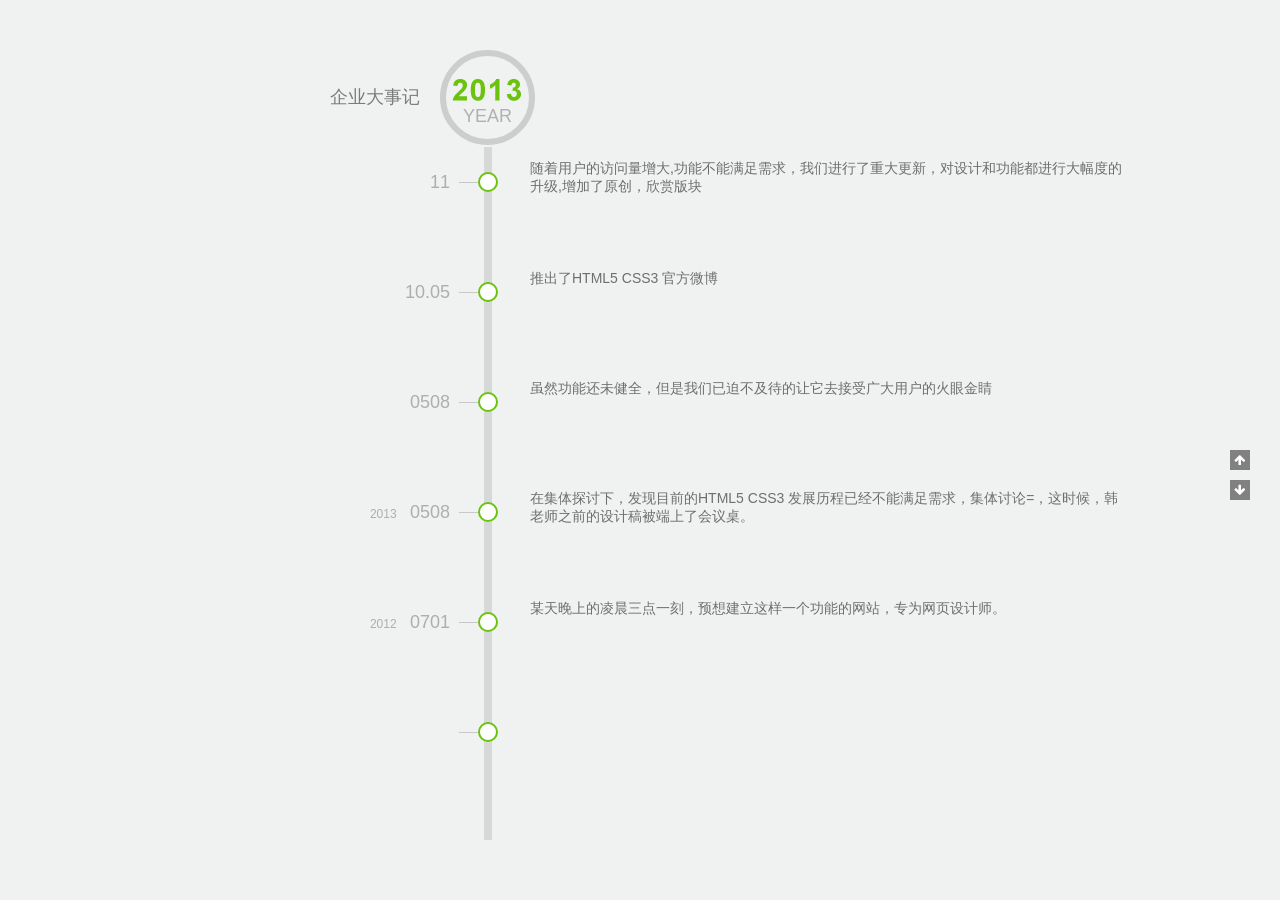
<file: web/timebar/index.html>
<!DOCTYPE html PUBLIC "-//W3C//DTD XHTML 1.0 Transitional//EN" "http://www.w3.org/TR/xhtml1/DTD/xhtml1-transitional.dtd">
<html xmlns="http://www.w3.org/1999/xhtml">
<head>
<meta http-equiv="Content-Type" content="text/html; charset=utf-8" />
<title>jquery网站发展历史时间轴</title>
<link rel="stylesheet" type="text/css" href="css/history.css">
<script type="text/javascript" src="js/jquery.js"></script>
<script type="text/javascript" src="js/jquery.mousewheel.js"></script>
<script type="text/javascript" src="js/jquery.easing.js"></script>
<script type="text/javascript" src="js/history.js"></script>

</head>
<body>

<div id="arrow">
	<ul>
		<li class="arrowup"></li>
		<li class="arrowdown"></li>
	</ul>
</div>

<div id="history">

	<div class="title">
		<h2>企业大事记</h2>
		<div id="circle">
			<div class="cmsk"></div>
			<div class="circlecontent">
				<div thisyear="2015" class="timeblock">
					<span class="numf"></span>
					<span class="nums"></span>
					<span class="numt"></span>
					<span class="numfo"></span>
					<div class="clear"></div>
				</div>
				<div class="timeyear">YEAR</div>
			</div>
			<a href="#" class="clock"></a>
		</div>
	</div>
	
	<div id="content">
		<ul class="list">
			<li style="margin-top:-110px;">
				<div class="liwrap">
					<div class="lileft">
						<div class="date">
							<span class="year">2015</span>
							<span class="md">0905</span>
						</div>
					</div>
					
					<div class="point"><b></b></div>
					
					<div class="liright">
						<div class="histt"><a href="#">HTML5 CSS3 发展历程 发布</a></div>
						<div class="hisct">修正了上一版本中的错误，欢迎大家测试，如果发现问题请联系我们,谢谢。</div>
					</div>
				</div>
			</li>
			<li>
				<div class="liwrap">
					<div class="lileft">
						<div class="date">
							<span class="year"></span>
							<span class="md">11</span>
						</div>
					</div>
					
					<div class="point"><b></b></div>
					
					<div class="liright">
						<div class="histt"><a href="#"></a></div>
						<div class="hisct">随着用户的访问量增大,功能不能满足需求，我们进行了重大更新，对设计和功能都进行大幅度的升级,增加了原创，欣赏版块</div>
					</div>
				</div>
			</li>
			<li>
				<div class="liwrap">
					<div class="lileft">
						<div class="date">
							<span class="year"></span>
							<span class="md">10.05</span>
						</div>
					</div>
					
					<div class="point"><b></b></div>
					
					<div class="liright">
						<div class="histt"><a href="#"></a></div>
						<div class="hisct">推出了HTML5 CSS3 官方微博</div>
					</div>
				</div>
			</li>
			<li>
				<div class="liwrap">
				
					<div class="lileft">
						<div class="date">
							<span class="year"></span>
							<span class="md">0508</span>
						</div>
					</div>
					
					<div class="point"><b></b></div>
					
					<div class="liright">
						<div class="histt"><a href="#"></a></div>
						<div class="hisct">虽然功能还未健全，但是我们已迫不及待的让它去接受广大用户的火眼金睛</div>
					</div>
				</div>
			</li>
			<li>
				<div class="liwrap">
					<div class="lileft">
						<div class="date">
							<span class="year">2013</span>
							<span class="md">0508</span>
						</div>
					</div>
					
					<div class="point"><b></b></div>
					
					<div class="liright">
						<div class="histt"><a href="#">初期讨论</a></div>
						<div class="hisct">在集体探讨下，发现目前的HTML5 CSS3 发展历程已经不能满足需求，集体讨论=，这时候，韩老师之前的设计稿被端上了会议桌。</div>
					</div>
				</div>
			</li>
			<li>
				<div class="liwrap">
					<div class="lileft">
						<div class="date">
							<span class="year">2012</span>
							<span class="md">0701</span>
						</div>
					</div>
					
					<div class="point"><b></b></div>
					
					<div class="liright">
						<div class="histt"><a href="#">灵感迸发</a></div>
						<div class="hisct">某天晚上的凌晨三点一刻，预想建立这样一个功能的网站，专为网页设计师。</div>
					</div>
				</div>
			</li>
			<li>
				<div class="liwrap">
				
					<div class="lileft">
						<div class="date">
							<span class="year">2012</span>
							<span class="md">0524</span>
						</div>
					</div>
					
					<div class="point"><b></b></div>
					
					<div class="liright">
						<div class="histt"><a href="#">HTML5 CSS3 发展历程 上线</a></div>
						<div class="hisct">虽然功能还未健全，但是我们已迫不及待的让它去接受广大用户的火眼金睛</div>
					</div>
				</div>
			</li>
			<li>
				<div class="liwrap">
					<div class="lileft">
						<div class="date">
							<span class="year">2013</span>
							<span class="md">3月1日</span>
						</div>
					</div>
					
					<div class="point"><b></b></div>
					
					<div class="liright">
						<div class="histt"><a href="#">初见成效</a></div>
						<div class="hisct">代码笔记第一版上线</div>
					</div>
				</div>
			</li>
		</ul>
	</div>
</div>

</body>
</html>
</file>
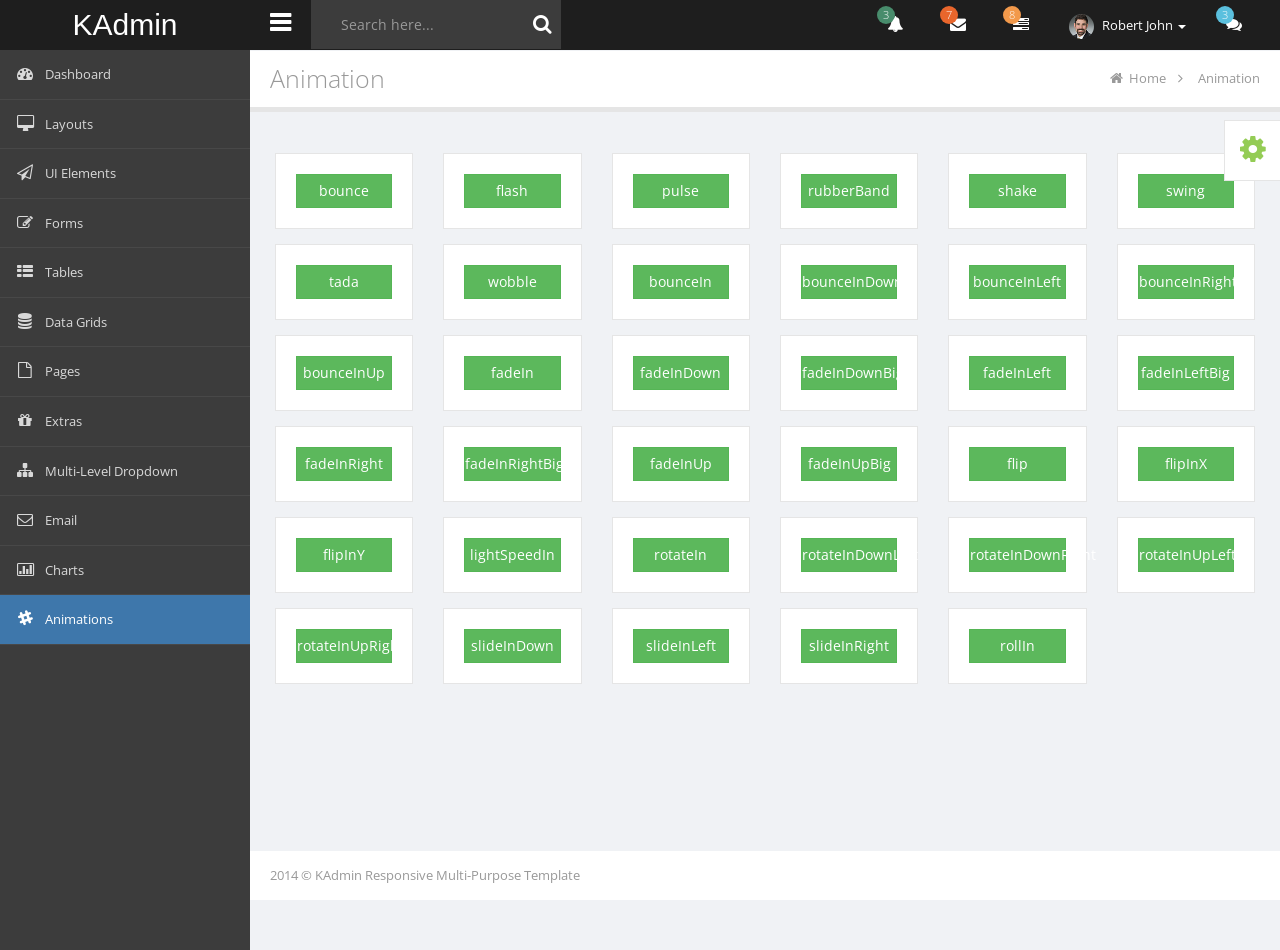
<file: web/merge/Animation.html>
<!DOCTYPE html>
<html lang="en">
<head>
    <title>Animation | Animation</title>
    <meta charset="utf-8">
    <meta http-equiv="X-UA-Compatible" content="IE=edge,chrome=1">
    <meta name="viewport" content="width=device-width, initial-scale=1.0">
    <link rel="shortcut icon" href="images/icons/favicon.ico">
    <link rel="apple-touch-icon" href="images/icons/favicon.png">
    <link rel="apple-touch-icon" sizes="72x72" href="images/icons/favicon-72x72.png">
    <link rel="apple-touch-icon" sizes="114x114" href="images/icons/favicon-114x114.png">
    <!--Loading bootstrap css-->
    <link type="text/css" rel="stylesheet" href="http://fonts.googleapis.com/css?family=Open+Sans:400italic,400,300,700">
    <link type="text/css" rel="stylesheet" href="http://fonts.googleapis.com/css?family=Oswald:400,700,300">
    <link type="text/css" rel="stylesheet" href="styles/jquery-ui-1.10.4.custom.min.css">
    <link type="text/css" rel="stylesheet" href="styles/font-awesome.min.css">
    <link type="text/css" rel="stylesheet" href="styles/bootstrap.min.css">
    <link type="text/css" rel="stylesheet" href="styles/animate.css">
    <link type="text/css" rel="stylesheet" href="styles/all.css">
    <link type="text/css" rel="stylesheet" href="styles/main.css">
    <link type="text/css" rel="stylesheet" href="styles/style-responsive.css">
    <link type="text/css" rel="stylesheet" href="styles/zabuto_calendar.min.css">
    <link type="text/css" rel="stylesheet" href="styles/pace.css">
    <link type="text/css" rel="stylesheet" href="styles/jquery.news-ticker.css">
     <link type="text/css" rel="stylesheet" href="styles/jplist-custom.css">
</head>
<body>
    <div>
        <!--BEGIN THEME SETTING-->
        <div id="theme-setting">
            <a href="#" data-toggle="dropdown" data-step="1" data-intro="&lt;b&gt;Many styles&lt;/b&gt; and &lt;b&gt;colors&lt;/b&gt; be created for you. Let choose one and enjoy it!"
                data-position="left" class="btn-theme-setting"><i class="fa fa-cog"></i></a>
            <div class="content-theme-setting">
                <select id="list-style" class="form-control">
                    <option value="style1">Flat Squared style</option>
                    <option value="style2">Flat Rounded style</option>
                    <option value="style3" selected="selected">Flat Border style</option>
                </select>
            </div>
        </div>
        <!--END THEME SETTING-->
        <!--BEGIN BACK TO TOP-->
        <a id="totop" href="#"><i class="fa fa-angle-up"></i></a>
        <!--END BACK TO TOP-->
        <!--BEGIN TOPBAR-->
        <div id="header-topbar-option-demo" class="page-header-topbar">
            <nav id="topbar" role="navigation" style="margin-bottom: 0;" data-step="3" class="navbar navbar-default navbar-static-top">
            <div class="navbar-header">
                <button type="button" data-toggle="collapse" data-target=".sidebar-collapse" class="navbar-toggle"><span class="sr-only">Toggle navigation</span><span class="icon-bar"></span><span class="icon-bar"></span><span class="icon-bar"></span></button>
                <a id="logo" href="index.html" class="navbar-brand"><span class="fa fa-rocket"></span><span class="logo-text">KAdmin</span><span style="display: none" class="logo-text-icon">µ</span></a></div>
            <div class="topbar-main"><a id="menu-toggle" href="#" class="hidden-xs"><i class="fa fa-bars"></i></a>
                
                <form id="topbar-search" action="" method="" class="hidden-sm hidden-xs">
                    <div class="input-icon right text-white"><a href="#"><i class="fa fa-search"></i></a><input type="text" placeholder="Search here..." class="form-control text-white"/></div>
                </form>
                <div class="news-update-box hidden-xs"><span class="text-uppercase mrm pull-left text-white">News:</span>
                    <ul id="news-update" class="ticker list-unstyled">
                        <li>Welcome to KAdmin - Responsive Multi-Style Admin Template</li>
                        <li>At vero eos et accusamus et iusto odio dignissimos ducimus qui blanditiis praesentium voluptatum deleniti atque.</li>
                    </ul>
                </div>
                <ul class="nav navbar navbar-top-links navbar-right mbn">
                    <li class="dropdown"><a data-hover="dropdown" href="#" class="dropdown-toggle"><i class="fa fa-bell fa-fw"></i><span class="badge badge-green">3</span></a>
                        
                    </li>
                    <li class="dropdown"><a data-hover="dropdown" href="#" class="dropdown-toggle"><i class="fa fa-envelope fa-fw"></i><span class="badge badge-orange">7</span></a>
                        
                    </li>
                    <li class="dropdown"><a data-hover="dropdown" href="#" class="dropdown-toggle"><i class="fa fa-tasks fa-fw"></i><span class="badge badge-yellow">8</span></a>
                        
                    </li>
                    <li class="dropdown topbar-user"><a data-hover="dropdown" href="#" class="dropdown-toggle"><img src="images/avatar/48.jpg" alt="" class="img-responsive img-circle"/>&nbsp;<span class="hidden-xs">Robert John</span>&nbsp;<span class="caret"></span></a>
                       <ul class="dropdown-menu dropdown-user pull-right">
                            <li><a href="#"><i class="fa fa-user"></i>My Profile</a></li>
                            <li><a href="#"><i class="fa fa-calendar"></i>My Calendar</a></li>
                            <li><a href="#"><i class="fa fa-envelope"></i>My Inbox<span class="badge badge-danger">3</span></a></li>
                            <li><a href="#"><i class="fa fa-tasks"></i>My Tasks<span class="badge badge-success">7</span></a></li>
                            <li class="divider"></li>
                            <li><a href="#"><i class="fa fa-lock"></i>Lock Screen</a></li>
                            <li><a href="Login.html"><i class="fa fa-key"></i>Log Out</a></li>
                        </ul>
                    </li>
                    <li id="topbar-chat" class="hidden-xs"><a href="javascript:void(0)" data-step="4" data-intro="&lt;b&gt;Form chat&lt;/b&gt; keep you connecting with other coworker" data-position="left" class="btn-chat"><i class="fa fa-comments"></i><span class="badge badge-info">3</span></a></li>
                </ul>
            </div>
        </nav>
            <!--BEGIN MODAL CONFIG PORTLET-->
            <div id="modal-config" class="modal fade">
                <div class="modal-dialog">
                    <div class="modal-content">
                        <div class="modal-header">
                            <button type="button" data-dismiss="modal" aria-hidden="true" class="close">
                                &times;</button>
                            <h4 class="modal-title">
                                Modal title</h4>
                        </div>
                        <div class="modal-body">
                            <p>
                                Lorem ipsum dolor sit amet, consectetur adipiscing elit. Sed eleifend et nisl eget
                                porta. Curabitur elementum sem molestie nisl varius, eget tempus odio molestie.
                                Nunc vehicula sem arcu, eu pulvinar neque cursus ac. Aliquam ultricies lobortis
                                magna et aliquam. Vestibulum egestas eu urna sed ultricies. Nullam pulvinar dolor
                                vitae quam dictum condimentum. Integer a sodales elit, eu pulvinar leo. Nunc nec
                                aliquam nisi, a mollis neque. Ut vel felis quis tellus hendrerit placerat. Vivamus
                                vel nisl non magna feugiat dignissim sed ut nibh. Nulla elementum, est a pretium
                                hendrerit, arcu risus luctus augue, mattis aliquet orci ligula eget massa. Sed ut
                                ultricies felis.</p>
                        </div>
                        <div class="modal-footer">
                            <button type="button" data-dismiss="modal" class="btn btn-default">
                                Close</button>
                            <button type="button" class="btn btn-primary">
                                Save changes</button>
                        </div>
                    </div>
                </div>
            </div>
            <!--END MODAL CONFIG PORTLET-->
        </div>
        <!--END TOPBAR-->
        <div id="wrapper">
            <!--BEGIN SIDEBAR MENU-->
            <nav id="sidebar" role="navigation" data-step="2" data-intro="Template has &lt;b&gt;many navigation styles&lt;/b&gt;"
                data-position="right" class="navbar-default navbar-static-side">
            <div class="sidebar-collapse menu-scroll">
                <ul id="side-menu" class="nav">
                    
                     <div class="clearfix"></div>
                    <li><a href="dashboard.html"><i class="fa fa-tachometer fa-fw">
                        <div class="icon-bg bg-orange"></div>
                    </i><span class="menu-title">Dashboard</span></a></li>
                    <li><a href="Layout.html"><i class="fa fa-desktop fa-fw">
                        <div class="icon-bg bg-pink"></div>
                    </i><span class="menu-title">Layouts</span></a>
                       
                    </li>
                    <li><a href="UIElements.html"><i class="fa fa-send-o fa-fw">
                        <div class="icon-bg bg-green"></div>
                    </i><span class="menu-title">UI Elements</span></a>
                       
                    </li>
                    <li><a href="Forms.html"><i class="fa fa-edit fa-fw">
                        <div class="icon-bg bg-violet"></div>
                    </i><span class="menu-title">Forms</span></a>
                      
                    </li>
                    <li><a href="Tables.html"><i class="fa fa-th-list fa-fw">
                        <div class="icon-bg bg-blue"></div>
                    </i><span class="menu-title">Tables</span></a>
                          
                    </li>
                    <li><a href="DataGrid.html"><i class="fa fa-database fa-fw">
                        <div class="icon-bg bg-red"></div>
                    </i><span class="menu-title">Data Grids</span></a>
                      
                    </li>
                    <li><a href="Pages.html"><i class="fa fa-file-o fa-fw">
                        <div class="icon-bg bg-yellow"></div>
                    </i><span class="menu-title">Pages</span></a>
                       
                    </li>
                    <li><a href="Extras.html"><i class="fa fa-gift fa-fw">
                        <div class="icon-bg bg-grey"></div>
                    </i><span class="menu-title">Extras</span></a>
                      
                    </li>
                    <li><a href="Dropdown.html"><i class="fa fa-sitemap fa-fw">
                        <div class="icon-bg bg-dark"></div>
                    </i><span class="menu-title">Multi-Level Dropdown</span></a>
                      
                    </li>
                    <li><a href="Email.html"><i class="fa fa-envelope-o">
                        <div class="icon-bg bg-primary"></div>
                    </i><span class="menu-title">Email</span></a>
                      
                    </li>
                    <li><a href="Charts.html"><i class="fa fa-bar-chart-o fa-fw">
                        <div class="icon-bg bg-orange"></div>
                    </i><span class="menu-title">Charts</span></a>
                       
                    </li>
                    <li class="active"><a href="Animation.html"><i class="fa fa-slack fa-fw">
                        <div class="icon-bg bg-green"></div>
                    </i><span class="menu-title">Animations</span></a></li>
                </ul>
            </div>
        </nav>
          
          
            <div id="page-wrapper">
                <!--BEGIN TITLE & BREADCRUMB PAGE-->
                <div id="title-breadcrumb-option-demo" class="page-title-breadcrumb">
                    <div class="page-header pull-left">
                        <div class="page-title">
                            Animation</div>
                    </div>
                    <ol class="breadcrumb page-breadcrumb pull-right">
                        <li><i class="fa fa-home"></i>&nbsp;<a href="dashboard.html">Home</a>&nbsp;&nbsp;<i class="fa fa-angle-right"></i>&nbsp;&nbsp;</li>
                        <li class="hidden"><a href="#">Animation</a>&nbsp;&nbsp;<i class="fa fa-angle-right"></i>&nbsp;&nbsp;</li>
                        <li class="active">Animation</li>
                    </ol>
                    <div class="clearfix">
                    </div>
                </div>
                <!--END TITLE & BREADCRUMB PAGE-->
                <!--BEGIN CONTENT-->
                <div class="page-content">
                    <div id="tab-general">
                        <div class="row mbl">
                            <div class="col-lg-12">
                                
                                            <div class="col-md-12">
                                                <div id="area-chart-spline" style="width: 100%; height: 300px; display: none;">
                                                </div>
                                            </div>
                                
                            </div>

                            <div class="col-lg-12">
                            
                            <div class="page-content">
                <div class="row">
                    <div id="change-transitions" class="row">
                    <div class="col-md-2">
                        <div class="box-placeholder">
                            <button data-toggle="dropdown" data-value="bounce" class="btn btn-success btn-block">bounce</button>
                        </div>
                    </div>
                    <div class="col-md-2">
                        <div class="box-placeholder">
                            <button data-toggle="dropdown" data-value="flash" class="btn btn-success btn-block">flash</button>
                        </div>
                    </div>
                    <div class="col-md-2">
                        <div class="box-placeholder">
                            <button data-toggle="dropdown" data-value="pulse" class="btn btn-success btn-block">pulse</button>
                        </div>
                    </div>
                    <div class="col-md-2">
                        <div class="box-placeholder">
                            <button data-toggle="dropdown" data-value="rubberBand" class="btn btn-success btn-block">rubberBand</button>
                        </div>
                    </div>
                    <div class="col-md-2">
                        <div class="box-placeholder">
                            <button data-toggle="dropdown" data-value="shake" class="btn btn-success btn-block">shake</button>
                        </div>
                    </div>
                    <div class="col-md-2">
                        <div class="box-placeholder">
                            <button data-toggle="dropdown" data-value="swing" class="btn btn-success btn-block">swing</button>
                        </div>
                    </div>
                    <div class="col-md-2">
                        <div class="box-placeholder">
                            <button data-toggle="dropdown" data-value="tada" class="btn btn-success btn-block">tada</button>
                        </div>
                    </div>
                    <div class="col-md-2">
                        <div class="box-placeholder">
                            <button data-toggle="dropdown" data-value="wobble" class="btn btn-success btn-block">wobble</button>
                        </div>
                    </div>
                    <div class="col-md-2">
                        <div class="box-placeholder">
                            <button data-toggle="dropdown" data-value="bounceIn" class="btn btn-success btn-block">bounceIn</button>
                        </div>
                    </div>
                    <div class="col-md-2">
                        <div class="box-placeholder">
                            <button data-toggle="dropdown" data-value="bounceInDown" class="btn btn-success btn-block">bounceInDown</button>
                        </div>
                    </div>
                    <div class="col-md-2">
                        <div class="box-placeholder">
                            <button data-toggle="dropdown" data-value="bounceInLeft" class="btn btn-success btn-block">bounceInLeft</button>
                        </div>
                    </div>
                    <div class="col-md-2">
                        <div class="box-placeholder">
                            <button data-toggle="dropdown" data-value="bounceInRight" class="btn btn-success btn-block">bounceInRight</button>
                        </div>
                    </div>
                    <div class="col-md-2">
                        <div class="box-placeholder">
                            <button data-toggle="dropdown" data-value="bounceInUp" class="btn btn-success btn-block">bounceInUp</button>
                        </div>
                    </div>
                    <div class="col-md-2">
                        <div class="box-placeholder">
                            <button data-toggle="dropdown" data-value="fadeIn" class="btn btn-success btn-block">fadeIn</button>
                        </div>
                    </div>
                    <div class="col-md-2">
                        <div class="box-placeholder">
                            <button data-toggle="dropdown" data-value="fadeInDown" class="btn btn-success btn-block">fadeInDown</button>
                        </div>
                    </div>
                    <div class="col-md-2">
                        <div class="box-placeholder">
                            <button data-toggle="dropdown" data-value="fadeInDownBig" class="btn btn-success btn-block">fadeInDownBig</button>
                        </div>
                    </div>
                    <div class="col-md-2">
                        <div class="box-placeholder">
                            <button data-toggle="dropdown" data-value="fadeInLeft" class="btn btn-success btn-block">fadeInLeft</button>
                        </div>
                    </div>
                    <div class="col-md-2">
                        <div class="box-placeholder">
                            <button data-toggle="dropdown" data-value="fadeInLeftBig" class="btn btn-success btn-block">fadeInLeftBig</button>
                        </div>
                    </div>
                    <div class="col-md-2">
                        <div class="box-placeholder">
                            <button data-toggle="dropdown" data-value="fadeInRight" class="btn btn-success btn-block">fadeInRight</button>
                        </div>
                    </div>
                    <div class="col-md-2">
                        <div class="box-placeholder">
                            <button data-toggle="dropdown" data-value="fadeInRightBig" class="btn btn-success btn-block">fadeInRightBig</button>
                        </div>
                    </div>
                    <div class="col-md-2">
                        <div class="box-placeholder">
                            <button data-toggle="dropdown" data-value="fadeInUp" class="btn btn-success btn-block">fadeInUp</button>
                        </div>
                    </div>
                    <div class="col-md-2">
                        <div class="box-placeholder">
                            <button data-toggle="dropdown" data-value="fadeInUpBig" class="btn btn-success btn-block">fadeInUpBig</button>
                        </div>
                    </div>
                    <div class="col-md-2">
                        <div class="box-placeholder">
                            <button data-toggle="dropdown" data-value="flip" class="btn btn-success btn-block">flip</button>
                        </div>
                    </div>
                    <div class="col-md-2">
                        <div class="box-placeholder">
                            <button data-toggle="dropdown" data-value="flipInX" class="btn btn-success btn-block">flipInX</button>
                        </div>
                    </div>
                    <div class="col-md-2">
                        <div class="box-placeholder">
                            <button data-toggle="dropdown" data-value="flipInY" class="btn btn-success btn-block">flipInY</button>
                        </div>
                    </div>
                    <div class="col-md-2">
                        <div class="box-placeholder">
                            <button data-toggle="dropdown" data-value="lightSpeedIn" class="btn btn-success btn-block">lightSpeedIn</button>
                        </div>
                    </div>
                    <div class="col-md-2">
                        <div class="box-placeholder">
                            <button data-toggle="dropdown" data-value="rotateIn" class="btn btn-success btn-block">rotateIn</button>
                        </div>
                    </div>
                    <div class="col-md-2">
                        <div class="box-placeholder">
                            <button data-toggle="dropdown" data-value="rotateInDownLeft" class="btn btn-success btn-block">rotateInDownLeft</button>
                        </div>
                    </div>
                    <div class="col-md-2">
                        <div class="box-placeholder">
                            <button data-toggle="dropdown" data-value="rotateInDownRight" class="btn btn-success btn-block">rotateInDownRight</button>
                        </div>
                    </div>
                    <div class="col-md-2">
                        <div class="box-placeholder">
                            <button data-toggle="dropdown" data-value="rotateInUpLeft" class="btn btn-success btn-block">rotateInUpLeft</button>
                        </div>
                    </div>
                    <div class="col-md-2">
                        <div class="box-placeholder">
                            <button data-toggle="dropdown" data-value="rotateInUpRight" class="btn btn-success btn-block">rotateInUpRight</button>
                        </div>
                    </div>
                    <div class="col-md-2">
                        <div class="box-placeholder">
                            <button data-toggle="dropdown" data-value="slideInDown" class="btn btn-success btn-block">slideInDown</button>
                        </div>
                    </div>
                    <div class="col-md-2">
                        <div class="box-placeholder">
                            <button data-toggle="dropdown" data-value="slideInLeft" class="btn btn-success btn-block">slideInLeft</button>
                        </div>
                    </div>
                    <div class="col-md-2">
                        <div class="box-placeholder">
                            <button data-toggle="dropdown" data-value="slideInRight" class="btn btn-success btn-block">slideInRight</button>
                        </div>
                    </div>
                    <div class="col-md-2">
                        <div class="box-placeholder">
                            <button data-toggle="dropdown" data-value="rollIn" class="btn btn-success btn-block">rollIn</button>
                        </div>
                    </div>
                </div>
                </div>
            </div>
                            
                            </div>
                            
                        </div>
                    </div>
                </div>
                <!--END CONTENT-->
                <!--BEGIN FOOTER-->
                <div id="footer">
                    <div class="copyright">
                        <a href="#">2014 © KAdmin Responsive Multi-Purpose Template</a></div>
                </div>
                <!--END FOOTER-->
            </div>
            <!--END PAGE WRAPPER-->
        </div>
    </div>
    <script src="script/jquery-1.10.2.min.js"></script>
    <script src="script/jquery-migrate-1.2.1.min.js"></script>
    <script src="script/jquery-ui.js"></script>
    <script src="script/bootstrap.min.js"></script>
    <script src="script/bootstrap-hover-dropdown.js"></script>
    <script src="script/html5shiv.js"></script>
    <script src="script/respond.min.js"></script>
    <script src="script/jquery.metisMenu.js"></script>
    <script src="script/jquery.slimscroll.js"></script>
    <script src="script/jquery.cookie.js"></script>
    <script src="script/icheck.min.js"></script>
    <script src="script/custom.min.js"></script>
    <script src="script/jquery.news-ticker.js"></script>
    <script src="script/jquery.menu.js"></script>
    <script src="script/pace.min.js"></script>
    <script src="script/holder.js"></script>
    <script src="script/responsive-tabs.js"></script>
    <script src="script/jquery.flot.js"></script>
    <script src="script/jquery.flot.categories.js"></script>
    <script src="script/jquery.flot.pie.js"></script>
    <script src="script/jquery.flot.tooltip.js"></script>
    <script src="script/jquery.flot.resize.js"></script>
    <script src="script/jquery.flot.fillbetween.js"></script>
    <script src="script/jquery.flot.stack.js"></script>
    <script src="script/jquery.flot.spline.js"></script>
    <script src="script/zabuto_calendar.min.js"></script>
    <script src="script/index.js"></script>
    <script src="script/highcharts.js"></script>
    <script src="script/data.js"></script>
    <script src="script/drilldown.js"></script>
    <script src="script/exporting.js"></script>
    <script src="script/highcharts-more.js"></script>
    <script src="script/charts-highchart-pie.js"></script>
    <script src="script/charts-highchart-more.js"></script>
    <script src="script/modernizr.min.js"></script>
    <script src="script/jplist.min.js"></script>
    <script src="script/jplist.js"></script>
    <script src="script/animation.js"></script>
    <!--CORE JAVASCRIPT-->
    <script src="script/main.js"></script>
    
</body>
</html>
</file>
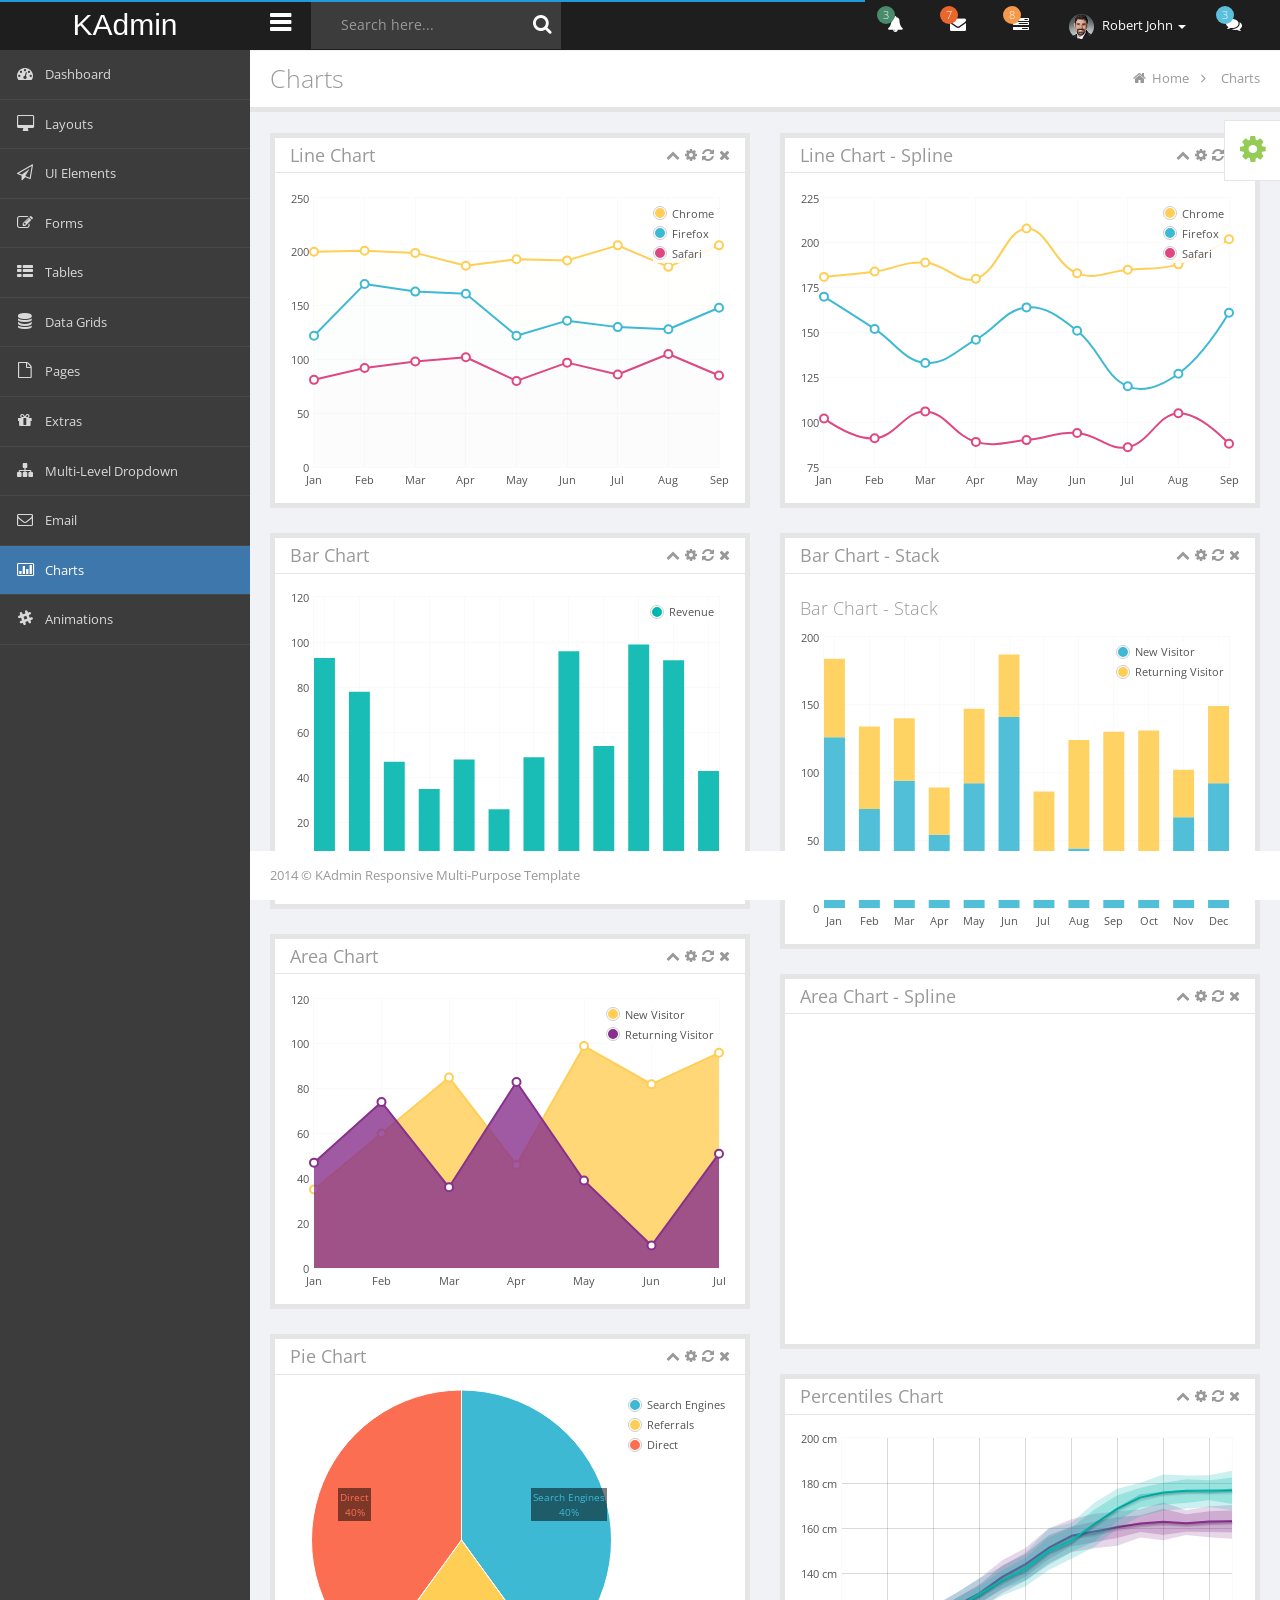
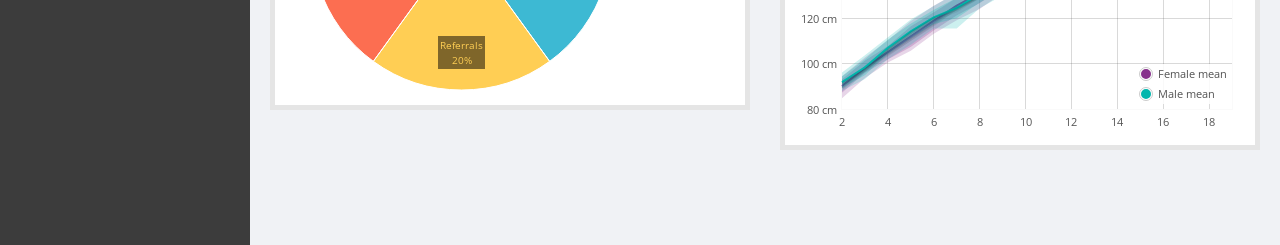
<file: web/merge/Charts.html>
<!DOCTYPE html>
<html lang="en">
<head>
    <title>Charts | Charts</title>
    <meta charset="utf-8">
    <meta http-equiv="X-UA-Compatible" content="IE=edge,chrome=1">
    <meta name="viewport" content="width=device-width, initial-scale=1.0">
    <link rel="shortcut icon" href="images/icons/favicon.ico">
    <link rel="apple-touch-icon" href="images/icons/favicon.png">
    <link rel="apple-touch-icon" sizes="72x72" href="images/icons/favicon-72x72.png">
    <link rel="apple-touch-icon" sizes="114x114" href="images/icons/favicon-114x114.png">
    <!--Loading bootstrap css-->
    <link type="text/css" rel="stylesheet" href="http://fonts.googleapis.com/css?family=Open+Sans:400italic,400,300,700">
    <link type="text/css" rel="stylesheet" href="http://fonts.googleapis.com/css?family=Oswald:400,700,300">
    <link type="text/css" rel="stylesheet" href="styles/jquery-ui-1.10.4.custom.min.css">
    <link type="text/css" rel="stylesheet" href="styles/font-awesome.min.css">
    <link type="text/css" rel="stylesheet" href="styles/bootstrap.min.css">
    <link type="text/css" rel="stylesheet" href="styles/animate.css">
    <link type="text/css" rel="stylesheet" href="styles/all.css">
    <link type="text/css" rel="stylesheet" href="styles/main.css">
    <link type="text/css" rel="stylesheet" href="styles/style-responsive.css">
    <link type="text/css" rel="stylesheet" href="styles/zabuto_calendar.min.css">
    <link type="text/css" rel="stylesheet" href="styles/pace.css">
    <link type="text/css" rel="stylesheet" href="styles/jquery.news-ticker.css">
</head>
<body>
    <div>
        <!--BEGIN THEME SETTING-->
        <div id="theme-setting">
            <a href="#" data-toggle="dropdown" data-step="1" data-intro="&lt;b&gt;Many styles&lt;/b&gt; and &lt;b&gt;colors&lt;/b&gt; be created for you. Let choose one and enjoy it!"
                data-position="left" class="btn-theme-setting"><i class="fa fa-cog"></i></a>
            <div class="content-theme-setting">
                <select id="list-style" class="form-control">
                    <option value="style1">Flat Squared style</option>
                    <option value="style2">Flat Rounded style</option>
                    <option value="style3" selected="selected">Flat Border style</option>
                </select>
            </div>
        </div>
        <!--END THEME SETTING-->
        <!--BEGIN BACK TO TOP-->
        <a id="totop" href="#"><i class="fa fa-angle-up"></i></a>
        <!--END BACK TO TOP-->
        <!--BEGIN TOPBAR-->
        <div id="header-topbar-option-demo" class="page-header-topbar">
            <nav id="topbar" role="navigation" style="margin-bottom: 0;" data-step="3" class="navbar navbar-default navbar-static-top">
            <div class="navbar-header">
                <button type="button" data-toggle="collapse" data-target=".sidebar-collapse" class="navbar-toggle"><span class="sr-only">Toggle navigation</span><span class="icon-bar"></span><span class="icon-bar"></span><span class="icon-bar"></span></button>
                <a id="logo" href="index.html" class="navbar-brand"><span class="fa fa-rocket"></span><span class="logo-text">KAdmin</span><span style="display: none" class="logo-text-icon">µ</span></a></div>
            <div class="topbar-main"><a id="menu-toggle" href="#" class="hidden-xs"><i class="fa fa-bars"></i></a>
                
                <form id="topbar-search" action="" method="" class="hidden-sm hidden-xs">
                    <div class="input-icon right text-white"><a href="#"><i class="fa fa-search"></i></a><input type="text" placeholder="Search here..." class="form-control text-white"/></div>
                </form>
                <div class="news-update-box hidden-xs"><span class="text-uppercase mrm pull-left text-white">News:</span>
                    <ul id="news-update" class="ticker list-unstyled">
                        <li>Welcome to KAdmin - Responsive Multi-Style Admin Template</li>
                        <li>At vero eos et accusamus et iusto odio dignissimos ducimus qui blanditiis praesentium voluptatum deleniti atque.</li>
                    </ul>
                </div>
                <ul class="nav navbar navbar-top-links navbar-right mbn">
                    <li class="dropdown"><a data-hover="dropdown" href="#" class="dropdown-toggle"><i class="fa fa-bell fa-fw"></i><span class="badge badge-green">3</span></a>
                        
                    </li>
                    <li class="dropdown"><a data-hover="dropdown" href="#" class="dropdown-toggle"><i class="fa fa-envelope fa-fw"></i><span class="badge badge-orange">7</span></a>
                        
                    </li>
                    <li class="dropdown"><a data-hover="dropdown" href="#" class="dropdown-toggle"><i class="fa fa-tasks fa-fw"></i><span class="badge badge-yellow">8</span></a>
                        
                    </li>
                    <li class="dropdown topbar-user"><a data-hover="dropdown" href="#" class="dropdown-toggle"><img src="images/avatar/48.jpg" alt="" class="img-responsive img-circle"/>&nbsp;<span class="hidden-xs">Robert John</span>&nbsp;<span class="caret"></span></a>
                        <ul class="dropdown-menu dropdown-user pull-right">
                            <li><a href="#"><i class="fa fa-user"></i>My Profile</a></li>
                            <li><a href="#"><i class="fa fa-calendar"></i>My Calendar</a></li>
                            <li><a href="#"><i class="fa fa-envelope"></i>My Inbox<span class="badge badge-danger">3</span></a></li>
                            <li><a href="#"><i class="fa fa-tasks"></i>My Tasks<span class="badge badge-success">7</span></a></li>
                            <li class="divider"></li>
                            <li><a href="#"><i class="fa fa-lock"></i>Lock Screen</a></li>
                            <li><a href="Login.html"><i class="fa fa-key"></i>Log Out</a></li>
                        </ul>
                    </li>
                    <li id="topbar-chat" class="hidden-xs"><a href="javascript:void(0)" data-step="4" data-intro="&lt;b&gt;Form chat&lt;/b&gt; keep you connecting with other coworker" data-position="left" class="btn-chat"><i class="fa fa-comments"></i><span class="badge badge-info">3</span></a></li>
                </ul>
            </div>
        </nav>
            <!--BEGIN MODAL CONFIG PORTLET-->
            <div id="modal-config" class="modal fade">
                <div class="modal-dialog">
                    <div class="modal-content">
                        <div class="modal-header">
                            <button type="button" data-dismiss="modal" aria-hidden="true" class="close">
                                &times;</button>
                            <h4 class="modal-title">
                                Modal title</h4>
                        </div>
                        <div class="modal-body">
                            <p>
                                Lorem ipsum dolor sit amet, consectetur adipiscing elit. Sed eleifend et nisl eget
                                porta. Curabitur elementum sem molestie nisl varius, eget tempus odio molestie.
                                Nunc vehicula sem arcu, eu pulvinar neque cursus ac. Aliquam ultricies lobortis
                                magna et aliquam. Vestibulum egestas eu urna sed ultricies. Nullam pulvinar dolor
                                vitae quam dictum condimentum. Integer a sodales elit, eu pulvinar leo. Nunc nec
                                aliquam nisi, a mollis neque. Ut vel felis quis tellus hendrerit placerat. Vivamus
                                vel nisl non magna feugiat dignissim sed ut nibh. Nulla elementum, est a pretium
                                hendrerit, arcu risus luctus augue, mattis aliquet orci ligula eget massa. Sed ut
                                ultricies felis.</p>
                        </div>
                        <div class="modal-footer">
                            <button type="button" data-dismiss="modal" class="btn btn-default">
                                Close</button>
                            <button type="button" class="btn btn-primary">
                                Save changes</button>
                        </div>
                    </div>
                </div>
            </div>
            <!--END MODAL CONFIG PORTLET-->
        </div>
        <!--END TOPBAR-->
        <div id="wrapper">
            <!--BEGIN SIDEBAR MENU-->
            <nav id="sidebar" role="navigation" data-step="2" data-intro="Template has &lt;b&gt;many navigation styles&lt;/b&gt;"
                data-position="right" class="navbar-default navbar-static-side">
            <div class="sidebar-collapse menu-scroll">
                <ul id="side-menu" class="nav">
                    
                     <div class="clearfix"></div>
                    <li><a href="dashboard.html"><i class="fa fa-tachometer fa-fw">
                        <div class="icon-bg bg-orange"></div>
                    </i><span class="menu-title">Dashboard</span></a></li>
                    <li><a href="Layout.html"><i class="fa fa-desktop fa-fw">
                        <div class="icon-bg bg-pink"></div>
                    </i><span class="menu-title">Layouts</span></a>
                       
                    </li>
                    <li><a href="UIElements.html"><i class="fa fa-send-o fa-fw">
                        <div class="icon-bg bg-green"></div>
                    </i><span class="menu-title">UI Elements</span></a>
                       
                    </li>
                    <li><a href="Forms.html"><i class="fa fa-edit fa-fw">
                        <div class="icon-bg bg-violet"></div>
                    </i><span class="menu-title">Forms</span></a>
                      
                    </li>
                    <li><a href="Tables.html"><i class="fa fa-th-list fa-fw">
                        <div class="icon-bg bg-blue"></div>
                    </i><span class="menu-title">Tables</span></a>
                          
                    </li>
                    <li><a href="DataGrid.html"><i class="fa fa-database fa-fw">
                        <div class="icon-bg bg-red"></div>
                    </i><span class="menu-title">Data Grids</span></a>
                      
                    </li>
                    <li><a href="Pages.html"><i class="fa fa-file-o fa-fw">
                        <div class="icon-bg bg-yellow"></div>
                    </i><span class="menu-title">Pages</span></a>
                       
                    </li>
                    <li><a href="Extras.html"><i class="fa fa-gift fa-fw">
                        <div class="icon-bg bg-grey"></div>
                    </i><span class="menu-title">Extras</span></a>
                      
                    </li>
                    <li><a href="Dropdown.html"><i class="fa fa-sitemap fa-fw">
                        <div class="icon-bg bg-dark"></div>
                    </i><span class="menu-title">Multi-Level Dropdown</span></a>
                      
                    </li>
                    <li><a href="Email.html"><i class="fa fa-envelope-o">
                        <div class="icon-bg bg-primary"></div>
                    </i><span class="menu-title">Email</span></a>
                      
                    </li>
                    <li class="active"><a href="Charts.html"><i class="fa fa-bar-chart-o fa-fw">
                        <div class="icon-bg bg-orange"></div>
                    </i><span class="menu-title">Charts</span></a>
                       
                    </li>
                    <li><a href="Animation.html"><i class="fa fa-slack fa-fw">
                        <div class="icon-bg bg-green"></div>
                    </i><span class="menu-title">Animations</span></a></li>
                </ul>
            </div>
        </nav>
          
          
            <div id="page-wrapper">
                <!--BEGIN TITLE & BREADCRUMB PAGE-->
                <div id="title-breadcrumb-option-demo" class="page-title-breadcrumb">
                    <div class="page-header pull-left">
                        <div class="page-title">
                            Charts</div>
                    </div>
                    <ol class="breadcrumb page-breadcrumb pull-right">
                        <li><i class="fa fa-home"></i>&nbsp;<a href="dashboard.html">Home</a>&nbsp;&nbsp;<i class="fa fa-angle-right"></i>&nbsp;&nbsp;</li>
                        <li class="hidden"><a href="#">Charts</a>&nbsp;&nbsp;<i class="fa fa-angle-right"></i>&nbsp;&nbsp;</li>
                        <li class="active">Charts</li>
                    </ol>
                    <div class="clearfix">
                    </div>
                </div>
                <!--END TITLE & BREADCRUMB PAGE-->
                <!--BEGIN CONTENT-->
                <div class="page-content">
                    <div id="tab-general">
                        <div class="row mbl">
                            <div class="col-lg-12">
                                
                                            <div class="col-md-12">
                                                <div id="area-chart-spline" style="width: 100%; height: 300px; display: none;">
                                                </div>
                                            </div>
                                
                            </div>

                            <div class="col-lg-12">
                              
                                    
                              <div class="row">
                    <div class="col-lg-6">
                        <div class="portlet box">
                            <div class="portlet-header">
                                <div class="caption">Line Chart</div>
                                <div class="tools"><i class="fa fa-chevron-up"></i><i data-toggle="modal" data-target="#modal-config" class="fa fa-cog"></i><i class="fa fa-refresh"></i><i class="fa fa-times"></i></div>
                            </div>
                            <div class="portlet-body">
                                <div id="line-chart" style="width: 100%; height:300px"></div>
                            </div>
                        </div>
                        <div class="portlet box">
                            <div class="portlet-header">
                                <div class="caption">Bar Chart</div>
                                <div class="tools"><i class="fa fa-chevron-up"></i><i data-toggle="modal" data-target="#modal-config" class="fa fa-cog"></i><i class="fa fa-refresh"></i><i class="fa fa-times"></i></div>
                            </div>
                            <div class="portlet-body">
                                <div id="bar-chart" style="width: 100%; height:300px"></div>
                            </div>
                        </div>
                        <div class="portlet box">
                            <div class="portlet-header">
                                <div class="caption">Area Chart</div>
                                <div class="tools"><i class="fa fa-chevron-up"></i><i data-toggle="modal" data-target="#modal-config" class="fa fa-cog"></i><i class="fa fa-refresh"></i><i class="fa fa-times"></i></div>
                            </div>
                            <div class="portlet-body">
                                <div id="area-chart" style="width: 100%; height:300px"></div>
                            </div>
                        </div>
                        <div class="portlet box">
                            <div class="portlet-header">
                                <div class="caption">Pie Chart</div>
                                <div class="tools"><i class="fa fa-chevron-up"></i><i data-toggle="modal" data-target="#modal-config" class="fa fa-cog"></i><i class="fa fa-refresh"></i><i class="fa fa-times"></i></div>
                            </div>
                            <div class="portlet-body">
                                <div id="pie-chart" style="width: 100%; height:300px"></div>
                            </div>
                        </div>
                    </div>
                    <div class="col-lg-6">
                        <div class="portlet box">
                            <div class="portlet-header">
                                <div class="caption">Line Chart - Spline</div>
                                <div class="tools"><i class="fa fa-chevron-up"></i><i data-toggle="modal" data-target="#modal-config" class="fa fa-cog"></i><i class="fa fa-refresh"></i><i class="fa fa-times"></i></div>
                            </div>
                            <div class="portlet-body">
                                <div id="line-chart-spline" style="width: 100%; height:300px"></div>
                            </div>
                        </div>
                        <div class="portlet box">
                            <div class="portlet-header">
                                <div class="caption">Bar Chart - Stack</div>
                                <div class="tools"><i class="fa fa-chevron-up"></i><i data-toggle="modal" data-target="#modal-config" class="fa fa-cog"></i><i class="fa fa-refresh"></i><i class="fa fa-times"></i></div>
                            </div>
                            <div class="portlet-body"><h4 class="block-heading">Bar Chart - Stack</h4>

                                <div id="bar-chart-stack" style="width: 100%; height:300px"></div>
                            </div>
                        </div>
                        <div class="portlet box">
                            <div class="portlet-header">
                                <div class="caption">Area Chart - Spline</div>
                                <div class="tools"><i class="fa fa-chevron-up"></i><i data-toggle="modal" data-target="#modal-config" class="fa fa-cog"></i><i class="fa fa-refresh"></i><i class="fa fa-times"></i></div>
                            </div>
                            <div class="portlet-body">
                                <div id="Div1" style="width: 100%; height:300px"></div>
                            </div>
                        </div>
                        <div class="portlet box">
                            <div class="portlet-header">
                                <div class="caption">Percentiles Chart</div>
                                <div class="tools"><i class="fa fa-chevron-up"></i><i data-toggle="modal" data-target="#modal-config" class="fa fa-cog"></i><i class="fa fa-refresh"></i><i class="fa fa-times"></i></div>
                            </div>
                            <div class="portlet-body">
                                <div id="percentiles-chart" style="width: 100%; height:300px"></div>
                            </div>
                        </div>
                    </div>
                </div>
                 
                 


                              
                                </div>
                                
                            
                     
                            
                        </div>
                    </div>
                </div>
                <!--END CONTENT-->
                <!--BEGIN FOOTER-->
                <div id="footer">
                    <div class="copyright">
                        <a href="#">2014 © KAdmin Responsive Multi-Purpose Template</a></div>
                </div>
                <!--END FOOTER-->
            </div>
            <!--END PAGE WRAPPER-->
        </div>
    </div>
    <script src="script/jquery-1.10.2.min.js"></script>
    <script src="script/jquery-migrate-1.2.1.min.js"></script>
    <script src="script/jquery-ui.js"></script>
    <script src="script/bootstrap.min.js"></script>
    <script src="script/bootstrap-hover-dropdown.js"></script>
    <script src="script/html5shiv.js"></script>
    <script src="script/respond.min.js"></script>
    <script src="script/jquery.metisMenu.js"></script>
    <script src="script/jquery.slimscroll.js"></script>
    <script src="script/jquery.cookie.js"></script>
    <script src="script/icheck.min.js"></script>
    <script src="script/custom.min.js"></script>
    <script src="script/jquery.news-ticker.js"></script>
    <script src="script/jquery.menu.js"></script>
    <script src="script/pace.min.js"></script>
    <script src="script/holder.js"></script>
    <script src="script/responsive-tabs.js"></script>
    <script src="script/jquery.flot.js"></script>
    <script src="script/jquery.flot.categories.js"></script>
    <script src="script/jquery.flot.pie.js"></script>
    <script src="script/jquery.flot.tooltip.js"></script>
    <script src="script/jquery.flot.resize.js"></script>
    <script src="script/jquery.flot.fillbetween.js"></script>
    <script src="script/jquery.flot.stack.js"></script>
    <script src="script/jquery.flot.spline.js"></script>
    <script src="script/zabuto_calendar.min.js"></script>

    <script src="script/index.js"></script>
    <!--LOADING SCRIPTS FOR CHARTS-->
    <script src="script/highcharts.js"></script>
    <script src="script/data.js"></script>
    <script src="script/drilldown.js"></script>
    <script src="script/exporting.js"></script>
    <script src="script/highcharts-more.js"></script>
    <script src="script/charts-highchart-pie.js"></script>
    <script src="script/charts-highchart-more.js"></script>
    <script src="script/charts-flotchart.js"></script>
    <!--CORE JAVASCRIPT-->
    <script src="script/main.js"></script>
    
</body>
</html>
</file>
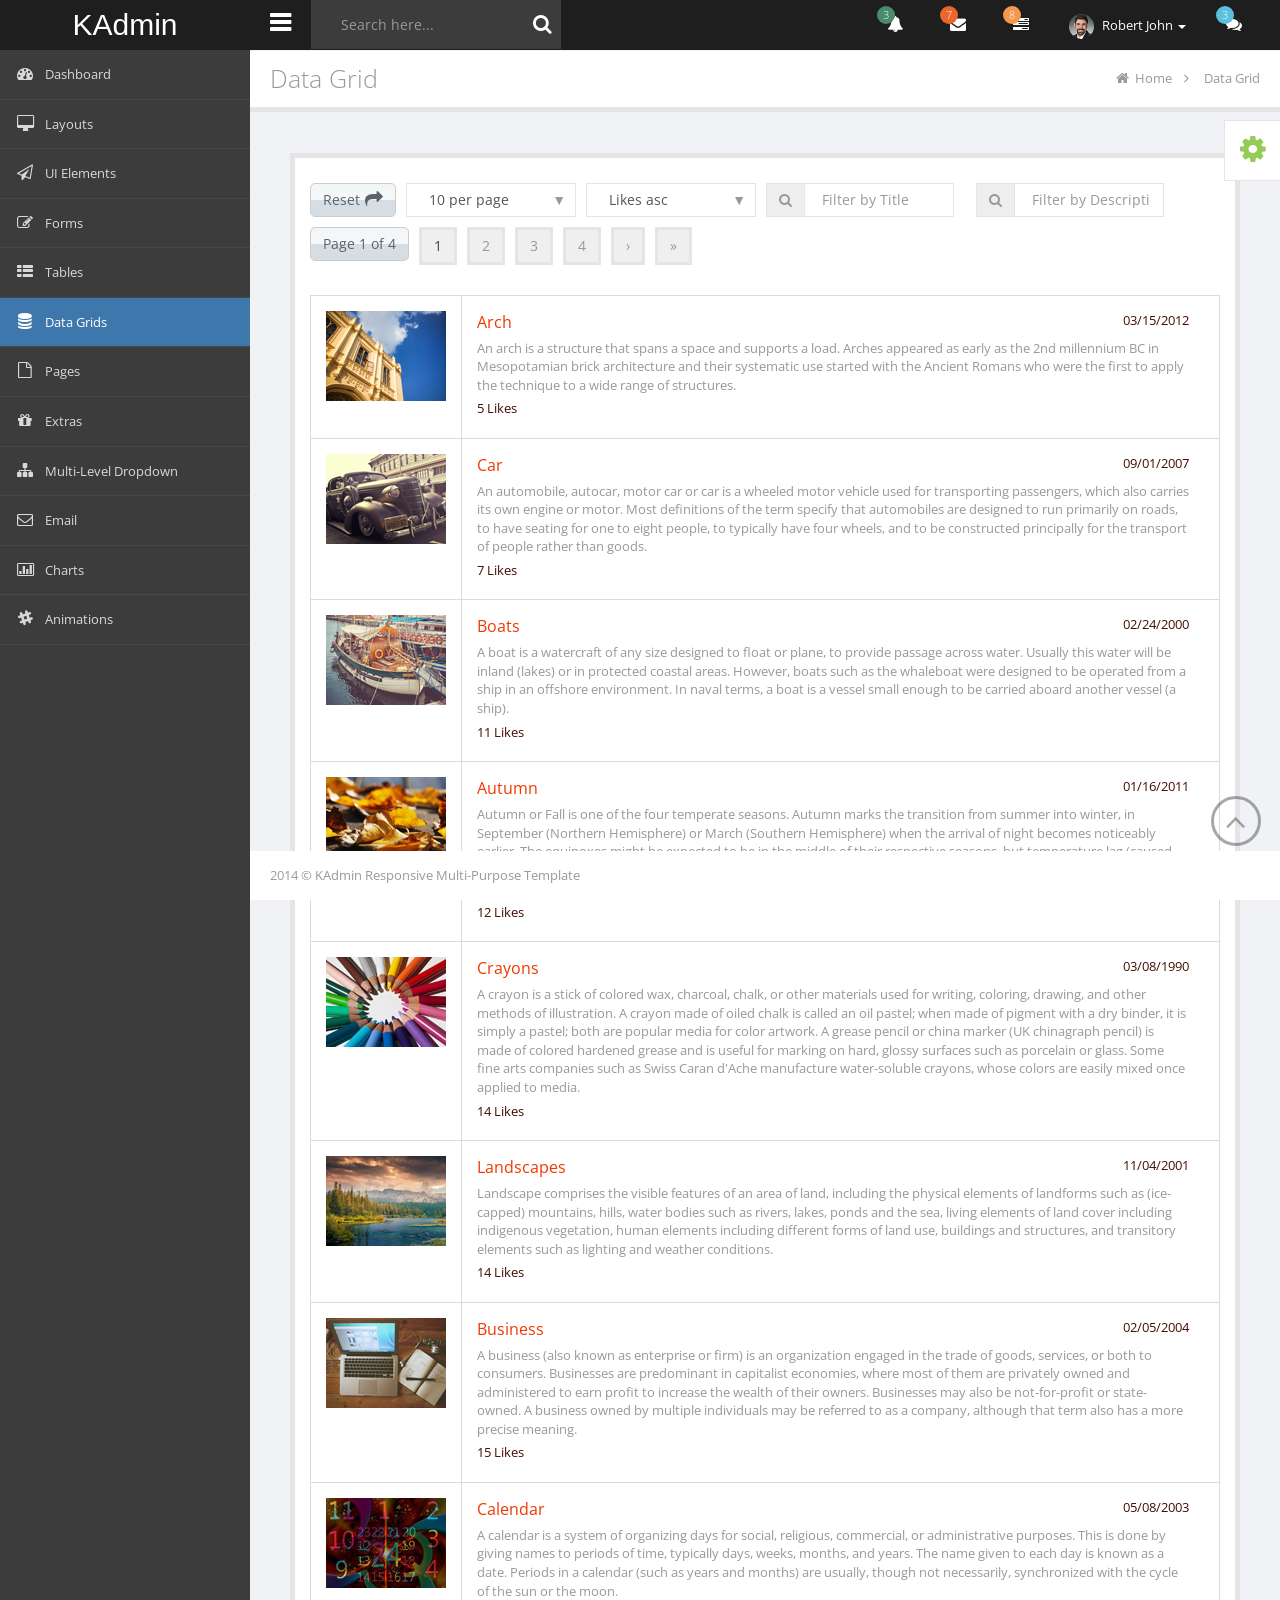
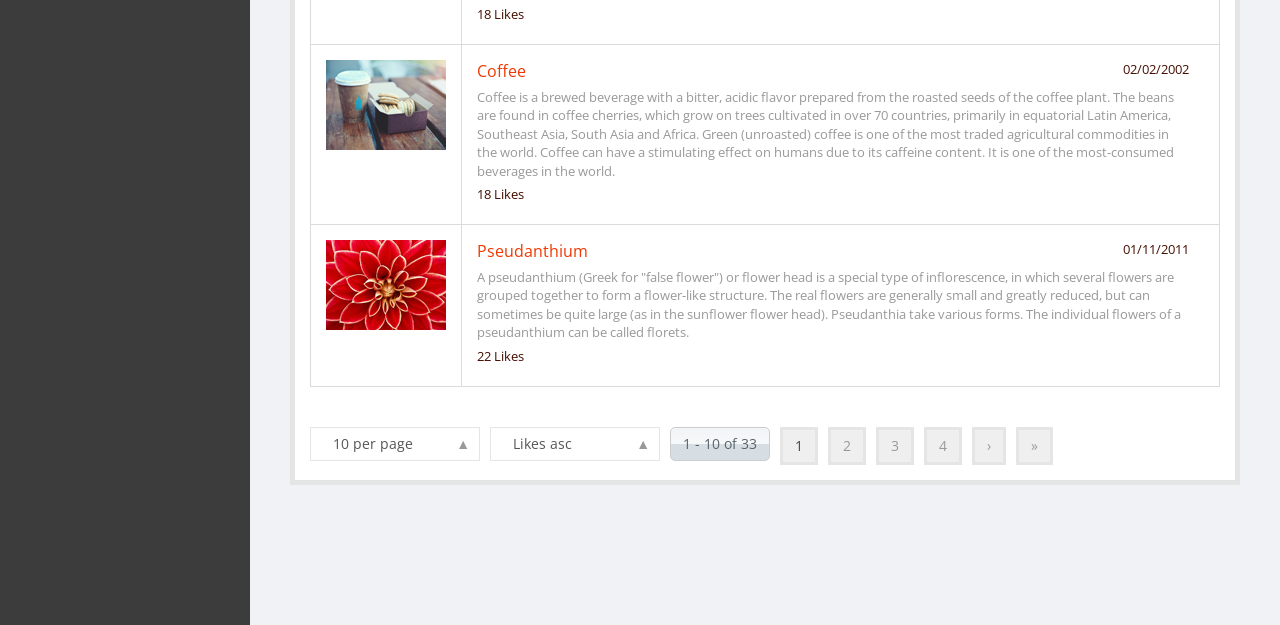
<file: web/merge/DataGrid.html>
<!DOCTYPE html>
<html lang="en">
<head>
    <title>Data Grid | Data Grid</title>
    <meta charset="utf-8">
    <meta http-equiv="X-UA-Compatible" content="IE=edge,chrome=1">
    <meta name="viewport" content="width=device-width, initial-scale=1.0">
    <link rel="shortcut icon" href="images/icons/favicon.ico">
    <link rel="apple-touch-icon" href="images/icons/favicon.png">
    <link rel="apple-touch-icon" sizes="72x72" href="images/icons/favicon-72x72.png">
    <link rel="apple-touch-icon" sizes="114x114" href="images/icons/favicon-114x114.png">
    <!--Loading bootstrap css-->
    <link type="text/css" rel="stylesheet" href="http://fonts.googleapis.com/css?family=Open+Sans:400italic,400,300,700">
    <link type="text/css" rel="stylesheet" href="http://fonts.googleapis.com/css?family=Oswald:400,700,300">
    <link type="text/css" rel="stylesheet" href="styles/jquery-ui-1.10.4.custom.min.css">
    <link type="text/css" rel="stylesheet" href="styles/font-awesome.min.css">
    <link type="text/css" rel="stylesheet" href="styles/bootstrap.min.css">
    <link type="text/css" rel="stylesheet" href="styles/animate.css">
    <link type="text/css" rel="stylesheet" href="styles/all.css">
    <link type="text/css" rel="stylesheet" href="styles/main.css">
    <link type="text/css" rel="stylesheet" href="styles/style-responsive.css">
    <link type="text/css" rel="stylesheet" href="styles/zabuto_calendar.min.css">
    <link type="text/css" rel="stylesheet" href="styles/pace.css">
    <link type="text/css" rel="stylesheet" href="styles/jquery.news-ticker.css">
     <link type="text/css" rel="stylesheet" href="styles/jplist-custom.css">
</head>
<body>
    <div>
        <!--BEGIN THEME SETTING-->
        <div id="theme-setting">
            <a href="#" data-toggle="dropdown" data-step="1" data-intro="&lt;b&gt;Many styles&lt;/b&gt; and &lt;b&gt;colors&lt;/b&gt; be created for you. Let choose one and enjoy it!"
                data-position="left" class="btn-theme-setting"><i class="fa fa-cog"></i></a>
            <div class="content-theme-setting">
                <select id="list-style" class="form-control">
                    <option value="style1">Flat Squared style</option>
                    <option value="style2">Flat Rounded style</option>
                    <option value="style3" selected="selected">Flat Border style</option>
                </select>
            </div>
        </div>
        <!--END THEME SETTING-->
        <!--BEGIN BACK TO TOP-->
        <a id="totop" href="#"><i class="fa fa-angle-up"></i></a>
        <!--END BACK TO TOP-->
        <!--BEGIN TOPBAR-->
        <div id="header-topbar-option-demo" class="page-header-topbar">
            <nav id="topbar" role="navigation" style="margin-bottom: 0;" data-step="3" class="navbar navbar-default navbar-static-top">
            <div class="navbar-header">
                <button type="button" data-toggle="collapse" data-target=".sidebar-collapse" class="navbar-toggle"><span class="sr-only">Toggle navigation</span><span class="icon-bar"></span><span class="icon-bar"></span><span class="icon-bar"></span></button>
                <a id="logo" href="index.html" class="navbar-brand"><span class="fa fa-rocket"></span><span class="logo-text">KAdmin</span><span style="display: none" class="logo-text-icon">µ</span></a></div>
            <div class="topbar-main"><a id="menu-toggle" href="#" class="hidden-xs"><i class="fa fa-bars"></i></a>
                
                <form id="topbar-search" action="" method="" class="hidden-sm hidden-xs">
                    <div class="input-icon right text-white"><a href="#"><i class="fa fa-search"></i></a><input type="text" placeholder="Search here..." class="form-control text-white"/></div>
                </form>
                <div class="news-update-box hidden-xs"><span class="text-uppercase mrm pull-left text-white">News:</span>
                    <ul id="news-update" class="ticker list-unstyled">
                        <li>Welcome to KAdmin - Responsive Multi-Style Admin Template</li>
                        <li>At vero eos et accusamus et iusto odio dignissimos ducimus qui blanditiis praesentium voluptatum deleniti atque.</li>
                    </ul>
                </div>
                <ul class="nav navbar navbar-top-links navbar-right mbn">
                    <li class="dropdown"><a data-hover="dropdown" href="#" class="dropdown-toggle"><i class="fa fa-bell fa-fw"></i><span class="badge badge-green">3</span></a>
                        
                    </li>
                    <li class="dropdown"><a data-hover="dropdown" href="#" class="dropdown-toggle"><i class="fa fa-envelope fa-fw"></i><span class="badge badge-orange">7</span></a>
                        
                    </li>
                    <li class="dropdown"><a data-hover="dropdown" href="#" class="dropdown-toggle"><i class="fa fa-tasks fa-fw"></i><span class="badge badge-yellow">8</span></a>
                        
                    </li>
                    <li class="dropdown topbar-user"><a data-hover="dropdown" href="#" class="dropdown-toggle"><img src="images/avatar/48.jpg" alt="" class="img-responsive img-circle"/>&nbsp;<span class="hidden-xs">Robert John</span>&nbsp;<span class="caret"></span></a>
                        <ul class="dropdown-menu dropdown-user pull-right">
                            <li><a href="#"><i class="fa fa-user"></i>My Profile</a></li>
                            <li><a href="#"><i class="fa fa-calendar"></i>My Calendar</a></li>
                            <li><a href="#"><i class="fa fa-envelope"></i>My Inbox<span class="badge badge-danger">3</span></a></li>
                            <li><a href="#"><i class="fa fa-tasks"></i>My Tasks<span class="badge badge-success">7</span></a></li>
                            <li class="divider"></li>
                            <li><a href="#"><i class="fa fa-lock"></i>Lock Screen</a></li>
                            <li><a href="Login.html"><i class="fa fa-key"></i>Log Out</a></li>
                        </ul>
                    </li>
                    <li id="topbar-chat" class="hidden-xs"><a href="javascript:void(0)" data-step="4" data-intro="&lt;b&gt;Form chat&lt;/b&gt; keep you connecting with other coworker" data-position="left" class="btn-chat"><i class="fa fa-comments"></i><span class="badge badge-info">3</span></a></li>
                </ul>
            </div>
        </nav>
            <!--BEGIN MODAL CONFIG PORTLET-->
            <div id="modal-config" class="modal fade">
                <div class="modal-dialog">
                    <div class="modal-content">
                        <div class="modal-header">
                            <button type="button" data-dismiss="modal" aria-hidden="true" class="close">
                                &times;</button>
                            <h4 class="modal-title">
                                Modal title</h4>
                        </div>
                        <div class="modal-body">
                            <p>
                                Lorem ipsum dolor sit amet, consectetur adipiscing elit. Sed eleifend et nisl eget
                                porta. Curabitur elementum sem molestie nisl varius, eget tempus odio molestie.
                                Nunc vehicula sem arcu, eu pulvinar neque cursus ac. Aliquam ultricies lobortis
                                magna et aliquam. Vestibulum egestas eu urna sed ultricies. Nullam pulvinar dolor
                                vitae quam dictum condimentum. Integer a sodales elit, eu pulvinar leo. Nunc nec
                                aliquam nisi, a mollis neque. Ut vel felis quis tellus hendrerit placerat. Vivamus
                                vel nisl non magna feugiat dignissim sed ut nibh. Nulla elementum, est a pretium
                                hendrerit, arcu risus luctus augue, mattis aliquet orci ligula eget massa. Sed ut
                                ultricies felis.</p>
                        </div>
                        <div class="modal-footer">
                            <button type="button" data-dismiss="modal" class="btn btn-default">
                                Close</button>
                            <button type="button" class="btn btn-primary">
                                Save changes</button>
                        </div>
                    </div>
                </div>
            </div>
            <!--END MODAL CONFIG PORTLET-->
        </div>
        <!--END TOPBAR-->
        <div id="wrapper">
            <!--BEGIN SIDEBAR MENU-->
            <nav id="sidebar" role="navigation" data-step="2" data-intro="Template has &lt;b&gt;many navigation styles&lt;/b&gt;"
                data-position="right" class="navbar-default navbar-static-side">
            <div class="sidebar-collapse menu-scroll">
                <ul id="side-menu" class="nav">
                    
                     <div class="clearfix"></div>
                    <li><a href="dashboard.html"><i class="fa fa-tachometer fa-fw">
                        <div class="icon-bg bg-orange"></div>
                    </i><span class="menu-title">Dashboard</span></a></li>
                    <li><a href="Layout.html"><i class="fa fa-desktop fa-fw">
                        <div class="icon-bg bg-pink"></div>
                    </i><span class="menu-title">Layouts</span></a>
                       
                    </li>
                    <li><a href="UIElements.html"><i class="fa fa-send-o fa-fw">
                        <div class="icon-bg bg-green"></div>
                    </i><span class="menu-title">UI Elements</span></a>
                       
                    </li>
                    <li><a href="Forms.html"><i class="fa fa-edit fa-fw">
                        <div class="icon-bg bg-violet"></div>
                    </i><span class="menu-title">Forms</span></a>
                      
                    </li>
                    <li><a href="Tables.html"><i class="fa fa-th-list fa-fw">
                        <div class="icon-bg bg-blue"></div>
                    </i><span class="menu-title">Tables</span></a>
                          
                    </li>
                    <li class="active"><a href="DataGrid.html"><i class="fa fa-database fa-fw">
                        <div class="icon-bg bg-red"></div>
                    </i><span class="menu-title">Data Grids</span></a>
                      
                    </li>
                    <li><a href="Pages.html"><i class="fa fa-file-o fa-fw">
                        <div class="icon-bg bg-yellow"></div>
                    </i><span class="menu-title">Pages</span></a>
                       
                    </li>
                    <li><a href="Extras.html"><i class="fa fa-gift fa-fw">
                        <div class="icon-bg bg-grey"></div>
                    </i><span class="menu-title">Extras</span></a>
                      
                    </li>
                    <li><a href="Dropdown.html"><i class="fa fa-sitemap fa-fw">
                        <div class="icon-bg bg-dark"></div>
                    </i><span class="menu-title">Multi-Level Dropdown</span></a>
                      
                    </li>
                    <li><a href="Email.html"><i class="fa fa-envelope-o">
                        <div class="icon-bg bg-primary"></div>
                    </i><span class="menu-title">Email</span></a>
                      
                    </li>
                    <li><a href="Charts.html"><i class="fa fa-bar-chart-o fa-fw">
                        <div class="icon-bg bg-orange"></div>
                    </i><span class="menu-title">Charts</span></a>
                       
                    </li>
                    <li><a href="Animation.html"><i class="fa fa-slack fa-fw">
                        <div class="icon-bg bg-green"></div>
                    </i><span class="menu-title">Animations</span></a></li>
                </ul>
            </div>
        </nav>
          
          
            <div id="page-wrapper">
                <!--BEGIN TITLE & BREADCRUMB PAGE-->
                <div id="title-breadcrumb-option-demo" class="page-title-breadcrumb">
                    <div class="page-header pull-left">
                        <div class="page-title">
                            Data Grid</div>
                    </div>
                    <ol class="breadcrumb page-breadcrumb pull-right">
                        <li><i class="fa fa-home"></i>&nbsp;<a href="dashboard.html">Home</a>&nbsp;&nbsp;<i class="fa fa-angle-right"></i>&nbsp;&nbsp;</li>
                        <li class="hidden"><a href="#">Data Grid</a>&nbsp;&nbsp;<i class="fa fa-angle-right"></i>&nbsp;&nbsp;</li>
                        <li class="active">Data Grid</li>
                    </ol>
                    <div class="clearfix">
                    </div>
                </div>
                <!--END TITLE & BREADCRUMB PAGE-->
                <!--BEGIN CONTENT-->
                <div class="page-content">
                    <div id="tab-general">
                        <div class="row mbl">
                            <div class="col-lg-12">
                                
                                            <div class="col-md-12">
                                                <div id="area-chart-spline" style="width: 100%; height: 300px; display: none;">
                                                </div>
                                            </div>
                                
                            </div>

                            <div class="col-lg-12">
                            
                            <div class="page-content">
                <div class="row">
                    <div class="col-lg-12">
                        <div class="panel">
                            <div class="panel-body">
                                <div id="grid-layout-table-1" class="box jplist">
                                    <div class="jplist-ios-button"><i class="fa fa-sort"></i>jPList Actions</div>
                                    <div class="jplist-panel box panel-top">
                                        <button type="button" data-control-type="reset" data-control-name="reset" data-control-action="reset" class="jplist-reset-btn btn btn-default">Reset<i class="fa fa-share mls"></i></button>
                                        <div data-control-type="drop-down" data-control-name="paging" data-control-action="paging" class="jplist-drop-down form-control">
                                            <ul class="dropdown-menu">
                                                <li><span data-number="3"> 3 per page</span></li>
                                                <li><span data-number="5"> 5 per page</span></li>
                                                <li><span data-number="10" data-default="true"> 10 per page</span></li>
                                                <li><span data-number="all"> view all</span></li>
                                            </ul>
                                        </div>
                                        <div data-control-type="drop-down" data-control-name="sort" data-control-action="sort" data-datetime-format="{month}/{day}/{year}" class="jplist-drop-down form-control">
                                            <ul class="dropdown-menu">
                                                <li><span data-path="default">Sort by</span></li>
                                                <li><span data-path=".title" data-order="asc" data-type="text">Title A-Z</span></li>
                                                <li><span data-path=".title" data-order="desc" data-type="text">Title Z-A</span></li>
                                                <li><span data-path=".desc" data-order="asc" data-type="text">Description A-Z</span></li>
                                                <li><span data-path=".desc" data-order="desc" data-type="text">Description Z-A</span></li>
                                                <li><span data-path=".like" data-order="asc" data-type="number" data-default="true">Likes asc</span></li>
                                                <li><span data-path=".like" data-order="desc" data-type="number">Likes desc</span></li>
                                                <li><span data-path=".date" data-order="asc" data-type="datetime">Date asc</span></li>
                                                <li><span data-path=".date" data-order="desc" data-type="datetime">Date desc</span></li>
                                            </ul>
                                        </div>
                                        <div class="text-filter-box">
                                            <div class="input-group"><span class="input-group-addon"><i class="fa fa-search"></i></span><input data-path=".title" type="text" value="" placeholder="Filter by Title" data-control-type="textbox" data-control-name="title-filter" data-control-action="filter" class="form-control"/></div>
                                        </div>
                                        <div class="text-filter-box">
                                            <div class="input-group"><span class="input-group-addon"><i class="fa fa-search"></i></span><input data-path=".desc" type="text" value="" placeholder="Filter by Description" data-control-type="textbox" data-control-name="desc-filter" data-control-action="filter" class="form-control"/></div>
                                        </div>
                                        <div data-type="Page {current} of {pages}" data-control-type="pagination-info" data-control-name="paging" data-control-action="paging" class="jplist-label btn btn-default"></div>
                                        <div data-control-type="pagination" data-control-name="paging" data-control-action="paging" class="jplist-pagination"></div>
                                    </div>
                                    <div class="box text-shadow">
                                        <table class="demo-tbl"><!--<item>1</item>-->
                                            <tr class="tbl-item"><!--<img/>-->
                                                <td class="img"><img src="images/thumbs/arch-1.jpg" alt="" title=""/></td>
                                                <!--<data></data>-->
                                                <td class="td-block"><p class="date">03/15/2012</p>

                                                    <p class="title">Arch</p>

                                                    <p class="desc">An arch is a structure that spans a space and supports a load. Arches appeared as early as the 2nd millennium BC in Mesopotamian brick architecture and their systematic use started with the Ancient Romans who were the first to apply the technique to a wide range of structures.</p>

                                                    <p class="like">5 Likes</p></td>
                                            </tr>
                                            <!--<item>2</item>-->
                                            <tr class="tbl-item"><!--<img/>-->
                                                <td class="img"><img src="images/thumbs/arch-2.jpg" alt="" title=""/></td>
                                                <!--<data></data>-->
                                                <td class="td-block"><p class="date">03/18/2012</p>

                                                    <p class="title">Architecture</p>

                                                    <p class="desc">Architecture is both the process and product of planning, designing and construction. Architectural works, in the material form of buildings, are often perceived as cultural symbols and as works of art. Historical civilizations are often identified with their surviving architectural achievements.</p>

                                                    <p class="like">25 Likes</p></td>
                                            </tr>
                                            <!--<item>3</item>-->
                                            <tr class="tbl-item"><!--<img/>-->
                                                <td class="img"><img src="images/thumbs/autumn-1.jpg" alt="" title=""/></td>
                                                <!--<data></data>-->
                                                <td class="td-block"><p class="date">01/16/2011</p>

                                                    <p class="title">Autumn</p>

                                                    <p class="desc">Autumn or Fall is one of the four temperate seasons. Autumn marks the transition from summer into winter, in September (Northern Hemisphere) or March (Southern Hemisphere) when the arrival of night becomes noticeably earlier. The equinoxes might be expected to be in the middle of their respective seasons, but temperature lag
                                                        (caused by the thermal latency of the ground and sea) means that seasons appear later than dates calculated from a purely astronomical perspective.</p>

                                                    <p class="like">12 Likes</p></td>
                                            </tr>
                                            <!--<item>4</item>-->
                                            <tr class="tbl-item"><!--<img/>-->
                                                <td class="img"><img src="images/thumbs/boats-1.jpg" alt="" title=""/></td>
                                                <!--<data></data>-->
                                                <td class="td-block"><p class="date">02/24/2000</p>

                                                    <p class="title">Boats</p>

                                                    <p class="desc">A boat is a watercraft of any size designed to float or plane, to provide passage across water. Usually this water will be inland (lakes) or in protected coastal areas. However, boats such as the whaleboat were designed to be operated from a ship in an offshore environment. In naval terms, a boat is a vessel small enough to be
                                                        carried aboard another vessel (a ship).</p>

                                                    <p class="like">11 Likes</p></td>
                                            </tr>
                                            <!--<item>5</item>-->
                                            <tr class="tbl-item"><!--<img/>-->
                                                <td class="img"><img src="images/thumbs/book-1.jpg" alt="" title=""/></td>
                                                <!--<data></data>-->
                                                <td class="td-block"><p class="date">11/22/2001</p>

                                                    <p class="title">Books</p>

                                                    <p class="desc">A book is a set of written, printed, illustrated, or blank sheets, made of ink, paper, parchment, or other materials, usually fastened together to hinge at one side. A single sheet within a book is called a leaf, and each side of a leaf is called a page. A book produced in electronic format is known as an electronic book
                                                        (e-book).</p>

                                                    <p class="like">100 Likes</p></td>
                                            </tr>
                                            <!--<item>6</item>-->
                                            <tr class="tbl-item"><!--<img/>-->
                                                <td class="img"><img src="images/thumbs/business-1.jpg" alt="" title=""/></td>
                                                <!--<data></data>-->
                                                <td class="td-block"><p class="date">02/05/2004</p>

                                                    <p class="title">Business</p>

                                                    <p class="desc">A business (also known as enterprise or firm) is an organization engaged in the trade of goods, services, or both to consumers. Businesses are predominant in capitalist economies, where most of them are privately owned and administered to earn profit to increase the wealth of their owners. Businesses may also be not-for-profit or
                                                        state-owned. A business owned by multiple individuals may be referred to as a company, although that term also has a more precise meaning.</p>

                                                    <p class="like">15 Likes</p></td>
                                            </tr>
                                            <!--<item>7</item>-->
                                            <tr class="tbl-item"><!--<img/>-->
                                                <td class="img"><img src="images/thumbs/calendar-1.jpg" alt="" title=""/></td>
                                                <!--<data></data>-->
                                                <td class="td-block"><p class="date">05/08/2003</p>

                                                    <p class="title">Calendar</p>

                                                    <p class="desc">A calendar is a system of organizing days for social, religious, commercial, or administrative purposes. This is done by giving names to periods of time, typically days, weeks, months, and years. The name given to each day is known as a date. Periods in a calendar (such as years and months) are usually, though not necessarily,
                                                        synchronized with the cycle of the sun or the moon.</p>

                                                    <p class="like">18 Likes</p></td>
                                            </tr>
                                            <!--<item>8</item>-->
                                            <tr class="tbl-item"><!--<img/>-->
                                                <td class="img"><img src="images/thumbs/car-1.jpg" alt="" title=""/></td>
                                                <!--<data></data>-->
                                                <td class="td-block"><p class="date">09/01/2007</p>

                                                    <p class="title">Car</p>

                                                    <p class="desc">An automobile, autocar, motor car or car is a wheeled motor vehicle used for transporting passengers, which also carries its own engine or motor. Most definitions of the term specify that automobiles are designed to run primarily on roads, to have seating for one to eight people, to typically have four wheels, and to be
                                                        constructed principally for the transport of people rather than goods.</p>

                                                    <p class="like">7 Likes</p></td>
                                            </tr>
                                            <!--<item>9</item>-->
                                            <tr class="tbl-item"><!--<img/>-->
                                                <td class="img"><img src="images/thumbs/christmas-1.jpg" alt="" title=""/></td>
                                                <!--<data></data>-->
                                                <td class="td-block"><p class="date">11/12/1998</p>

                                                    <p class="title">Christmas</p>

                                                    <p class="desc">Christmas or Christmas Day is an annual commemoration of the birth of Jesus Christ, celebrated generally on December as a religious and cultural holiday by billions of people around the world. A feast central to the Christian liturgical year, it closes the Advent season and initiates the twelve days of Christmastide. Christmas is
                                                        a civil holiday in many of the world's nations, is celebrated by an increasing number of non-Christians, and is an integral part of the Christmas and holiday season.</p>

                                                    <p class="like">29 Likes</p></td>
                                            </tr>
                                            <!--<item>10</item>-->
                                            <tr class="tbl-item"><!--<img/>-->
                                                <td class="img"><img src="images/thumbs/christmas-2.jpg" alt="" title=""/></td>
                                                <!--<data></data>-->
                                                <td class="td-block"><p class="date">06/10/1995</p>

                                                    <p class="title">The Christmas Toy</p>

                                                    <p class="desc">The Christmas Toy is a 1986 made-for-TV movie by The Jim Henson Company. It originally aired on ABC on December 6, 1986, and was originally sponsored by Kraft Foods. Originally introduced by Kermit The Frog, it was released on VHS format in 1993. In 2008, HIT Entertainment (distributed by Lionsgate) released the special on DVD,
                                                        but edited out Kermit's appearance due to legal issues.</p>

                                                    <p class="like">35 Likes</p></td>
                                            </tr>
                                            <!--<item>11</item>-->
                                            <tr class="tbl-item"><!--<img/>-->
                                                <td class="img"><img src="images/thumbs/christmas-3.jpg" alt="" title=""/></td>
                                                <!--<data></data>-->
                                                <td class="td-block"><p class="date">04/04/2006</p>

                                                    <p class="title">Christmas Tree</p>

                                                    <p class="desc">A Christmas tree is a decorated tree, usually an evergreen conifer such as pine or fir, traditionally associated with the celebration of Christmas. An artificial Christmas tree is an object made to resemble such a tree, usually made from polyvinyl chloride.</p>

                                                    <p class="like">86 Likes</p></td>
                                            </tr>
                                            <!--<item>12</item>-->
                                            <tr class="tbl-item"><!--<img/>-->
                                                <td class="img"><img src="images/thumbs/city-1.jpg" alt="" title=""/></td>
                                                <!--<data></data>-->
                                                <td class="td-block"><p class="date">06/19/1981</p>

                                                    <p class="title">City</p>

                                                    <p class="desc">A city is a relatively large and permanent settlement. Although there is no agreement on how a city is distinguished from a town within general English language meanings, many cities have a particular administrative, legal, or historical status based on local law.</p>

                                                    <p class="like">125 Likes</p></td>
                                            </tr>
                                            <!--<item>13</item>-->
                                            <tr class="tbl-item"><!--<img/>-->
                                                <td class="img"><img src="images/thumbs/city-2.jpg" alt="" title=""/></td>
                                                <!--<data></data>-->
                                                <td class="td-block"><p class="date">08/25/1991</p>

                                                    <p class="title">Capital City</p>

                                                    <p class="desc">A capital city (or just, capital) is the area of a country, province, region, or state considered to enjoy primary status; although there are exceptions, a capital is typically a city that physically encompasses the offices and meeting places of the seat of government and is usually fixed by law or by the constitution. An
                                                        alternative term is political capital, but this phrase has a second meaning based on an alternate sense of the word capital. The capital is often, but not necessarily, the largest city of its constituent area.</p>

                                                    <p class="like">191 Likes</p></td>
                                            </tr>
                                            <!--<item>14</item>-->
                                            <tr class="tbl-item"><!--<img/>-->
                                                <td class="img"><img src="images/thumbs/coffee-grass.jpg" alt="" title=""/></td>
                                                <!--<data></data>-->
                                                <td class="td-block"><p class="date">02/02/2002</p>

                                                    <p class="title">Coffee</p>

                                                    <p class="desc">Coffee is a brewed beverage with a bitter, acidic flavor prepared from the roasted seeds of the coffee plant. The beans are found in coffee cherries, which grow on trees cultivated in over 70 countries, primarily in equatorial Latin America, Southeast Asia, South Asia and Africa. Green (unroasted) coffee is one of the most traded
                                                        agricultural commodities in the world. Coffee can have a stimulating effect on humans due to its caffeine content. It is one of the most-consumed beverages in the world.</p>

                                                    <p class="like">18 Likes</p></td>
                                            </tr>
                                            <!--<item>15</item>-->
                                            <tr class="tbl-item"><!--<img/>-->
                                                <td class="img"><img src="images/thumbs/coins.jpg" alt="" title=""/></td>
                                                <!--<data></data>-->
                                                <td class="td-block"><p class="date">03/17/1999</p>

                                                    <p class="title">Coins</p>

                                                    <p class="desc">A coin is a piece of hard material that is standardized in weight, is produced in large quantities in order to facilitate trade, and primarily can be used as a legal tender. Coins are usually metal or a metallic material and sometimes made of synthetic materials, usually in the shape of a disc, and most often issued by a
                                                        government. Coins are used as a form of money in transactions of various kinds, from the everyday circulation coins to the storage of large numbers of bullion coins. In the present day, coins and banknotes make up currency, the cash forms of all modern money systems.</p>

                                                    <p class="like">39 Likes</p></td>
                                            </tr>
                                            <!--<item>16</item>-->
                                            <tr class="tbl-item"><!--<img/>-->
                                                <td class="img"><img src="images/thumbs/crayons.jpg" alt="" title=""/></td>
                                                <!--<data></data>-->
                                                <td class="td-block"><p class="date">03/08/1990</p>

                                                    <p class="title">Crayons</p>

                                                    <p class="desc">A crayon is a stick of colored wax, charcoal, chalk, or other materials used for writing, coloring, drawing, and other methods of illustration. A crayon made of oiled chalk is called an oil pastel; when made of pigment with a dry binder, it is simply a pastel; both are popular media for color artwork. A grease pencil or china
                                                        marker (UK chinagraph pencil) is made of colored hardened grease and is useful for marking on hard, glossy surfaces such as porcelain or glass. Some fine arts companies such as Swiss Caran d'Ache manufacture water-soluble crayons, whose colors are easily mixed once applied to media.</p>

                                                    <p class="like">14 Likes</p></td>
                                            </tr>
                                            <!--<item>17</item>-->
                                            <tr class="tbl-item"><!--<img/>-->
                                                <td class="img"><img src="images/thumbs/cupcakes.jpg" alt="" title=""/></td>
                                                <!--<data></data>-->
                                                <td class="td-block"><p class="date">05/25/1965</p>

                                                    <p class="title">Cupcakes</p>

                                                    <p class="desc">A cupcake (also British English: fairy cake; Australian English: patty cake or cup cake) is a small cake designed to serve one person, frequently baked in a small, thin paper or aluminum cup. As with larger cakes, frosting and other cake decorations, such as sprinkles, are common on cupcakes. Although their origin is unknown,
                                                        recipes for cupcakes have been printed since at least the late 12th century.</p>

                                                    <p class="like">128 Likes</p></td>
                                            </tr>
                                            <!--<item>18</item>-->
                                            <tr class="tbl-item"><!--<img/>-->
                                                <td class="img"><img src="images/thumbs/eggs-nest.jpg" alt="" title=""/></td>
                                                <!--<data></data>-->
                                                <td class="td-block"><p class="date">12/31/1986</p>

                                                    <p class="title">Nests</p>

                                                    <p class="desc">A nest is a place of refuge to hold an animal's eggs or provide a place to live or raise offspring. They are usually made of some organic material such as twigs, grass, and leaves; or may simply be a depression in the ground, or a hole in a tree, rock or building. Human-made materials, such as string, plastic, cloth, hair or
                                                        paper, may be used.</p>

                                                    <p class="like">66 Likes</p></td>
                                            </tr>
                                            <!--<item>19</item>-->
                                            <tr class="tbl-item"><!--<img/>-->
                                                <td class="img"><img src="images/thumbs/flower-1.jpg" alt="" title=""/></td>
                                                <!--<data></data>-->
                                                <td class="td-block"><p class="date">03/19/2012</p>

                                                    <p class="title">Flower</p>

                                                    <p class="desc">A flower, sometimes known as a bloom or blossom, is the reproductive structure found in flowering plants (plants of the division Magnoliophyta, also called angiosperms). The biological function of a flower is to effect reproduction, usually by providing a mechanism for the union of sperm with eggs. Flowers may facilitate
                                                        outcrossing (fusion of sperm and eggs from different individuals in a population) or allow selfing (fusion of sperm and egg from the same flower).</p>

                                                    <p class="like">85 Likes</p></td>
                                            </tr>
                                            <!--<item>20</item>-->
                                            <tr class="tbl-item"><!--<img/>-->
                                                <td class="img"><img src="images/thumbs/flower-2.jpg" alt="" title=""/></td>
                                                <!--<data></data>-->
                                                <td class="td-block"><p class="date">01/11/2011</p>

                                                    <p class="title">Pseudanthium</p>

                                                    <p class="desc">A pseudanthium (Greek for "false flower") or flower head is a special type of inflorescence, in which several flowers are grouped together to form a flower-like structure. The real flowers are generally small and greatly reduced, but can sometimes be quite large (as in the sunflower flower head). Pseudanthia take various forms.
                                                        The individual flowers of a pseudanthium can be called florets.</p>

                                                    <p class="like">22 Likes</p></td>
                                            </tr>
                                            <!--<item>21</item>-->
                                            <tr class="tbl-item"><!--<img/>-->
                                                <td class="img"><img src="images/thumbs/flower-3.jpg" alt="" title=""/></td>
                                                <!--<data></data>-->
                                                <td class="td-block"><p class="date">06/06/1993</p>

                                                    <p class="title">Flowering Plant</p>

                                                    <p class="desc">The flowering plants (angiosperms), also known as Angiospermae or Magnoliophyta, are the most diverse group of land plants. Angiosperms are seed-producing plants like the gymnosperms and can be distinguished from the gymnosperms by a series of synapomorphies (derived characteristics). These characteristics include flowers,
                                                        endosperm within the seeds, and the production of fruits that contain the seeds.</p>

                                                    <p class="like">90 Likes</p></td>
                                            </tr>
                                            <!--<item>22</item>-->
                                            <tr class="tbl-item"><!--<img/>-->
                                                <td class="img"><img src="images/thumbs/fountain.jpg" alt="" title=""/></td>
                                                <!--<data></data>-->
                                                <td class="td-block"><p class="date">06/10/1995</p>

                                                    <p class="title">Fountains</p>

                                                    <p class="desc">A fountain (from the Latin "fons" or "fontis", a source or spring) is a piece of architecture which pours water into a basin or jets it into the air either to supply drinking water or for decorative or dramatic effect. Fountains were originally purely functional, connected to springs or aqueducts and used to provide drinking water
                                                        and water for bathing and washing to the residents of cities, towns and villages. Until the late 19th century most fountains operated by gravity, and needed a source of water higher than the fountain, such as a reservoir or aqueduct, to make the water flow or jet into the air.</p>

                                                    <p class="like">40 Likes</p></td>
                                            </tr>
                                            <!--<item>23</item>-->
                                            <tr class="tbl-item"><!--<img/>-->
                                                <td class="img"><img src="images/thumbs/leaves.jpg" alt="" title=""/></td>
                                                <!--<data></data>-->
                                                <td class="td-block"><p class="date">04/12/1990</p>

                                                    <p class="title">Leaves</p>

                                                    <p class="desc">A leaf is an organ of a vascular plant, as defined in botanical terms, and in particular in plant morphology. Foliage is a mass noun that refers to leaves as a feature of plants. Typically a leaf is a thin, flattened organ borne above ground and specialized or photosynthesis, but many types of leaves are adapted in ways almost
                                                        unrecognisable in those terms: some are not flat (for example many succulent leaves and conifers), some are not above ground (such as bulb scales), and some are without major photosynthetic function (consider for example cataphylls, spines, and cotyledons).</p>

                                                    <p class="like">42 Likes</p></td>
                                            </tr>
                                            <!--<item>24</item>-->
                                            <tr class="tbl-item"><!--<img/>-->
                                                <td class="img"><img src="images/thumbs/lichterman.jpg" alt="" title=""/></td>
                                                <!--<data></data>-->
                                                <td class="td-block"><p class="date">11/04/2001</p>

                                                    <p class="title">Landscapes</p>

                                                    <p class="desc">Landscape comprises the visible features of an area of land, including the physical elements of landforms such as (ice-capped) mountains, hills, water bodies such as rivers, lakes, ponds and the sea, living elements of land cover including indigenous vegetation, human elements including different forms of land use, buildings and
                                                        structures, and transitory elements such as lighting and weather conditions.</p>

                                                    <p class="like">14 Likes</p></td>
                                            </tr>
                                            <!--<item>25</item>-->
                                            <tr class="tbl-item"><!--<img/>-->
                                                <td class="img"><img src="images/thumbs/pinecone.jpg" alt="" title=""/></td>
                                                <!--<data></data>-->
                                                <td class="td-block"><p class="date">08/19/2006</p>

                                                    <p class="title">Conifer Cone</p>

                                                    <p class="desc">A cone (in formal botanical usage: strobilus, plural strobili) is an organ on plants in the division Pinophyta (conifers) that contains the reproductive structures. The familiar woody cone is the female cone, which produces seeds. The male cones, which produce pollen, are usually herbaceous and much less conspicuous even at full
                                                        maturity. The name "cone" derives from the fact that the shape in some species resembles a geometric cone. The individual plates of a cone are known as scales.</p>

                                                    <p class="like">321 Likes</p></td>
                                            </tr>
                                            <!--<item>26</item>-->
                                            <tr class="tbl-item"><!--<img/>-->
                                                <td class="img"><img src="images/thumbs/river-1.jpg" alt="" title=""/></td>
                                                <!--<data></data>-->
                                                <td class="td-block"><p class="date">07/24/1995</p>

                                                    <p class="title">Rivers</p>

                                                    <p class="desc">A river is a natural watercourse, usually freshwater, flowing towards an ocean, a lake, a sea, or another river. In a few cases, a river simply flows into the ground or dries up completely before reaching another body of water. Small rivers may also be called by several other names, including stream, creek, brook, rivulet,
                                                        tributary and rill. There are no official definitions for generic terms, such as river, as applied to geographic features, although in some countries or communities a stream may be defined by its size. Many names for small rivers are specific to geographic location; one example is "burn" in Scotland and northeast England. Sometimes a river is
                                                        said to be larger than a creek, but this is not always the case, because of vagueness in the language.</p>

                                                    <p class="like">88 Likes</p></td>
                                            </tr>
                                            <!--<item>27</item>-->
                                            <tr class="tbl-item"><!--<img/>-->
                                                <td class="img"><img src="images/thumbs/river-2.jpg" alt="" title=""/></td>
                                                <!--<data></data>-->
                                                <td class="td-block"><p class="date">03/03/1953</p>

                                                    <p class="title">River Source</p>

                                                    <p class="desc">The source or headwaters of a river or stream is the furthest place in that river or stream from its estuary or confluence with another river, as measured along the course of the river.</p>

                                                    <p class="like">62 Likes</p></td>
                                            </tr>
                                            <!--<item>28</item>-->
                                            <tr class="tbl-item"><!--<img/>-->
                                                <td class="img"><img src="images/thumbs/sunset-1.jpg" alt="" title=""/></td>
                                                <!--<data></data>-->
                                                <td class="td-block"><p class="date">07/17/2009</p>

                                                    <p class="title">Sunset</p>

                                                    <p class="desc">Sunset or sundown is the daily disappearance of the Sun below the horizon in the west as a result of Earth's rotation. The time of sunset is defined in astronomy as the moment when the trailing edge of the Sun's disk disappears below the horizon in the west. The ray path of light from the setting Sun is highly distorted near the
                                                        horizon because of atmospheric refraction, making the sunset appear to occur when the Sun's disk is already about one diameter below the horizon. Sunset is distinct from dusk, which is the moment at which darkness falls, which occurs when the Sun is approximately eighteen degrees below the horizon. The period between sunset and dusk is called
                                                        twilight.</p>

                                                    <p class="like">25 Likes</p></td>
                                            </tr>
                                            <!--<item>29</item>-->
                                            <tr class="tbl-item"><!--<img/>-->
                                                <td class="img"><img src="images/thumbs/tree.jpg" alt="" title=""/></td>
                                                <!--<data></data>-->
                                                <td class="td-block"><p class="date">02/20/2008</p>

                                                    <p class="title">Tree</p>

                                                    <p class="desc">A tree is a perennial woody plant. It is most often defined as a woody plant that has many secondary branches supported clear of the ground on a single main stem or trunk with clear apical dominance. A minimum height specification at maturity is cited by some authors, varying from 3 m to 6 m; some authors set a minimum of 10 cm
                                                        trunk diameter (30 cm girth). Woody plants that do not meet these definitions by having multiple stems and/or small size are usually called shrubs, although many trees such as Mallee do not meet such definitions. Compared with most other plants, trees are long-lived, some reaching several thousand years old and growing to up to 115 m (379 ft)
                                                        high.</p>

                                                    <p class="like">57 Likes</p></td>
                                            </tr>
                                            <!--<item>30</item>-->
                                            <tr class="tbl-item"><!--<img/>-->
                                                <td class="img"><img src="images/thumbs/winter-1.jpg" alt="" title=""/></td>
                                                <!--<data></data>-->
                                                <td class="td-block"><p class="date">07/26/2012</p>

                                                    <p class="title">Winter</p>

                                                    <p class="desc">Winter is the coldest season of the year in temperate climates, between autumn and spring. At the winter solstice, the days are shortest and the nights are longest, with days lengthening as the season progresses after the solstice.</p>

                                                    <p class="like">79 Likes</p></td>
                                            </tr>
                                            <!--<item>31</item>-->
                                            <tr class="tbl-item"><!--<img/>-->
                                                <td class="img"><img src="images/thumbs/winter-2.jpg" alt="" title=""/></td>
                                                <!--<data></data>-->
                                                <td class="td-block"><p class="date">07/18/1995</p>

                                                    <p class="title">Seesaw</p>

                                                    <p class="desc">A see saw (also known as a teeter-totter or teeter board) is a long, narrow board pivoted in the middle so that, as one end goes up, the other goes down. Mechanically a seesaw is a lever and fulcrum. Seesaws also work as a simple example of a mechanical system with two equilibrium positions. One side is stable, while the other is
                                                        unstable.</p>

                                                    <p class="like">32 Likes</p></td>
                                            </tr>
                                            <!--<item>32</item>-->
                                            <tr class="tbl-item"><!--<img/>-->
                                                <td class="img"><img src="images/thumbs/winter-sun.jpg" alt="" title=""/></td>
                                                <!--<data></data>-->
                                                <td class="td-block"><p class="date">02/15/2005</p>

                                                    <p class="title">Winter Sun</p>

                                                    <p class="desc">The Sun is the star at the center of the Solar System. It is almost perfectly spherical and consists of hot plasma interwoven with magnetic fields. It has a diameter of about 1,392,000 km, about 109 times that of Earth, and its mass accounts for about 99.86% of the total mass of the Solar System. Chemically, about three quarters
                                                        of the Sun's mass consists of hydrogen, while the rest is mostly helium. The remainder (1.69%, which nonetheless equals 5,628 times the mass of Earth) consists of heavier elements, including oxygen, carbon, neon and iron, among others.</p>

                                                    <p class="like">81 Likes</p></td>
                                            </tr>
                                            <!--<item>33</item>-->
                                            <tr class="tbl-item"><!--<img/>-->
                                                <td class="img"><img src="images/thumbs/woodstump.jpg" alt="" title=""/></td>
                                                <!--<data></data>-->
                                                <td class="td-block"><p class="date">11/12/2004</p>

                                                    <p class="title">Wood</p>

                                                    <p class="desc">Wood is a hard, fibrous tissue found in many trees. It has been used for hundreds of thousands of years for both fuel and as a construction material. It is an organic material, a natural composite of cellulose fibers (which are strong in tension) embedded in a matrix of lignin which resists compression. Wood is produced as
                                                        secondary xylem in the stems of trees (and other woody plants). In a living tree it performs a support function, enabling woody plants to grow large or to stand up for themselves. It also mediates the transfer of water and nutrients to the leaves and other growing tissues. Wood may also refer to other plant materials with comparable
                                                        properties, and to material engineered from wood, or wood chips or fiber.</p>

                                                    <p class="like">25 Likes</p></td>
                                            </tr>
                                        </table>
                                    </div>
                                    <div class="box jplist-no-results text-shadow align-center"><p>No results found</p></div>
                                    <div class="jplist-ios-button"><i class="fa fa-sort"></i>jPList Actions</div>
                                    <div class="jplist-panel box panel-bottom">
                                        <div data-control-type="drop-down" data-control-name="paging" data-control-action="paging" data-control-animate-to-top="true" class="jplist-drop-down form-control">
                                            <ul class="dropdown-menu">
                                                <li><span data-number="3"> 3 per page</span></li>
                                                <li><span data-number="5"> 5 per page</span></li>
                                                <li><span data-number="10" data-default="true"> 10 per page</span></li>
                                                <li><span data-number="all"> view all</span></li>
                                            </ul>
                                        </div>
                                        <div data-control-type="drop-down" data-control-name="sort" data-control-action="sort" data-control-animate-to-top="true" data-datetime-format="{month}/{day}/{year}" class="jplist-drop-down form-control">
                                            <ul class="dropdown-menu">
                                                <li><span data-path="default">Sort by</span></li>
                                                <li><span data-path=".title" data-order="asc" data-type="text">Title A-Z</span></li>
                                                <li><span data-path=".title" data-order="desc" data-type="text">Title Z-A</span></li>
                                                <li><span data-path=".desc" data-order="asc" data-type="text">Description A-Z</span></li>
                                                <li><span data-path=".desc" data-order="desc" data-type="text">Description Z-A</span></li>
                                                <li><span data-path=".like" data-order="asc" data-type="number" data-default="true">Likes asc</span></li>
                                                <li><span data-path=".like" data-order="desc" data-type="number">Likes desc</span></li>
                                                <li><span data-path=".date" data-order="asc" data-type="datetime">Date asc</span></li>
                                                <li><span data-path=".date" data-order="desc" data-type="datetime">Date desc</span></li>
                                            </ul>
                                        </div>
                                        <div data-type="{start} - {end} of {all}" data-control-type="pagination-info" data-control-name="paging" data-control-action="paging" class="jplist-label btn btn-default"></div>
                                        <div data-control-type="pagination" data-control-name="paging" data-control-action="paging" data-control-animate-to-top="true" class="jplist-pagination"></div>
                                    </div>
                                </div>
                            </div>
                        </div>
                    </div>
                </div>
            </div>
                            
                            </div>
                            
                        </div>
                    </div>
                </div>
                <!--END CONTENT-->
                <!--BEGIN FOOTER-->
                <div id="footer">
                    <div class="copyright">
                        <a href="#">2014 © KAdmin Responsive Multi-Purpose Template</a></div>
                </div>
                <!--END FOOTER-->
            </div>
            <!--END PAGE WRAPPER-->
        </div>
    </div>
    <script src="script/jquery-1.10.2.min.js"></script>
    <script src="script/jquery-migrate-1.2.1.min.js"></script>
    <script src="script/jquery-ui.js"></script>
    <script src="script/bootstrap.min.js"></script>
    <script src="script/bootstrap-hover-dropdown.js"></script>
    <script src="script/html5shiv.js"></script>
    <script src="script/respond.min.js"></script>
    <script src="script/jquery.metisMenu.js"></script>
    <script src="script/jquery.slimscroll.js"></script>
    <script src="script/jquery.cookie.js"></script>
    <script src="script/icheck.min.js"></script>
    <script src="script/custom.min.js"></script>
    <script src="script/jquery.news-ticker.js"></script>
    <script src="script/jquery.menu.js"></script>
    <script src="script/pace.min.js"></script>
    <script src="script/holder.js"></script>
    <script src="script/responsive-tabs.js"></script>
    <script src="script/jquery.flot.js"></script>
    <script src="script/jquery.flot.categories.js"></script>
    <script src="script/jquery.flot.pie.js"></script>
    <script src="script/jquery.flot.tooltip.js"></script>
    <script src="script/jquery.flot.resize.js"></script>
    <script src="script/jquery.flot.fillbetween.js"></script>
    <script src="script/jquery.flot.stack.js"></script>
    <script src="script/jquery.flot.spline.js"></script>
    <script src="script/zabuto_calendar.min.js"></script>
    <script src="script/index.js"></script>
    <script src="script/highcharts.js"></script>
    <script src="script/data.js"></script>
    <script src="script/drilldown.js"></script>
    <script src="script/exporting.js"></script>
    <script src="script/highcharts-more.js"></script>
    <script src="script/charts-highchart-pie.js"></script>
    <script src="script/charts-highchart-more.js"></script>
    <script src="script/modernizr.min.js"></script>
    <script src="script/jplist.min.js"></script>
    <script src="script/jplist.js"></script>

    <!--CORE JAVASCRIPT-->
    <script src="script/main.js"></script>
    
</body>
</html>
</file>
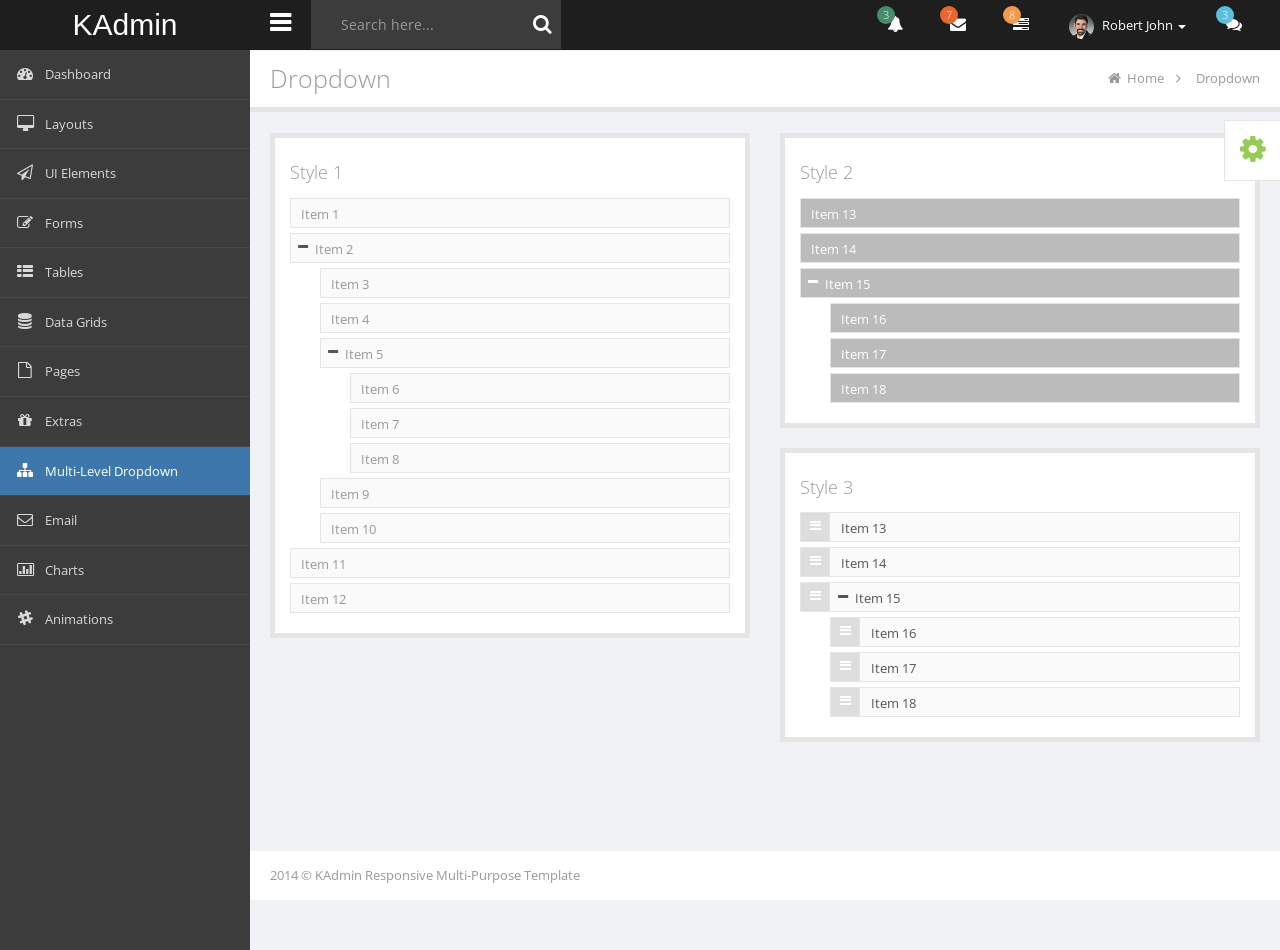
<file: web/merge/Dropdown.html>
<!DOCTYPE html>
<html lang="en">
<head>
    <title>Dropdown | Dropdown</title>
    <meta charset="utf-8">
    <meta http-equiv="X-UA-Compatible" content="IE=edge,chrome=1">
    <meta name="viewport" content="width=device-width, initial-scale=1.0">
    <link rel="shortcut icon" href="images/icons/favicon.ico">
    <link rel="apple-touch-icon" href="images/icons/favicon.png">
    <link rel="apple-touch-icon" sizes="72x72" href="images/icons/favicon-72x72.png">
    <link rel="apple-touch-icon" sizes="114x114" href="images/icons/favicon-114x114.png">
    <!--Loading bootstrap css-->
    <link type="text/css" rel="stylesheet" href="http://fonts.googleapis.com/css?family=Open+Sans:400italic,400,300,700">
    <link type="text/css" rel="stylesheet" href="http://fonts.googleapis.com/css?family=Oswald:400,700,300">
    <link type="text/css" rel="stylesheet" href="styles/jquery-ui-1.10.4.custom.min.css">
    <link type="text/css" rel="stylesheet" href="styles/font-awesome.min.css">
    <link type="text/css" rel="stylesheet" href="styles/bootstrap.min.css">
    <link type="text/css" rel="stylesheet" href="styles/animate.css">
    <link type="text/css" rel="stylesheet" href="styles/all.css">
    <link type="text/css" rel="stylesheet" href="styles/main.css">
    <link type="text/css" rel="stylesheet" href="styles/style-responsive.css">
    <link type="text/css" rel="stylesheet" href="styles/zabuto_calendar.min.css">
    <link type="text/css" rel="stylesheet" href="styles/pace.css">
    <link type="text/css" rel="stylesheet" href="styles/jquery.news-ticker.css">
     <link type="text/css" rel="stylesheet" href="styles/nestable.css">
</head>
<body>
    <div>
        <!--BEGIN THEME SETTING-->
        <div id="theme-setting">
            <a href="#" data-toggle="dropdown" data-step="1" data-intro="&lt;b&gt;Many styles&lt;/b&gt; and &lt;b&gt;colors&lt;/b&gt; be created for you. Let choose one and enjoy it!"
                data-position="left" class="btn-theme-setting"><i class="fa fa-cog"></i></a>
            <div class="content-theme-setting">
                <select id="list-style" class="form-control">
                    <option value="style1">Flat Squared style</option>
                    <option value="style2">Flat Rounded style</option>
                    <option value="style3" selected="selected">Flat Border style</option>
                </select>
            </div>
        </div>
        <!--END THEME SETTING-->
        <!--BEGIN BACK TO TOP-->
        <a id="totop" href="#"><i class="fa fa-angle-up"></i></a>
        <!--END BACK TO TOP-->
        <!--BEGIN TOPBAR-->
        <div id="header-topbar-option-demo" class="page-header-topbar">
            <nav id="topbar" role="navigation" style="margin-bottom: 0;" data-step="3" class="navbar navbar-default navbar-static-top">
            <div class="navbar-header">
                <button type="button" data-toggle="collapse" data-target=".sidebar-collapse" class="navbar-toggle"><span class="sr-only">Toggle navigation</span><span class="icon-bar"></span><span class="icon-bar"></span><span class="icon-bar"></span></button>
                <a id="logo" href="index.html" class="navbar-brand"><span class="fa fa-rocket"></span><span class="logo-text">KAdmin</span><span style="display: none" class="logo-text-icon">µ</span></a></div>
            <div class="topbar-main"><a id="menu-toggle" href="#" class="hidden-xs"><i class="fa fa-bars"></i></a>
                
                <form id="topbar-search" action="" method="" class="hidden-sm hidden-xs">
                    <div class="input-icon right text-white"><a href="#"><i class="fa fa-search"></i></a><input type="text" placeholder="Search here..." class="form-control text-white"/></div>
                </form>
                <div class="news-update-box hidden-xs"><span class="text-uppercase mrm pull-left text-white">News:</span>
                    <ul id="news-update" class="ticker list-unstyled">
                        <li>Welcome to KAdmin - Responsive Multi-Style Admin Template</li>
                        <li>At vero eos et accusamus et iusto odio dignissimos ducimus qui blanditiis praesentium voluptatum deleniti atque.</li>
                    </ul>
                </div>
                <ul class="nav navbar navbar-top-links navbar-right mbn">
                    <li class="dropdown"><a data-hover="dropdown" href="#" class="dropdown-toggle"><i class="fa fa-bell fa-fw"></i><span class="badge badge-green">3</span></a>
                        
                    </li>
                    <li class="dropdown"><a data-hover="dropdown" href="#" class="dropdown-toggle"><i class="fa fa-envelope fa-fw"></i><span class="badge badge-orange">7</span></a>
                        
                    </li>
                    <li class="dropdown"><a data-hover="dropdown" href="#" class="dropdown-toggle"><i class="fa fa-tasks fa-fw"></i><span class="badge badge-yellow">8</span></a>
                        
                    </li>
                    <li class="dropdown topbar-user"><a data-hover="dropdown" href="#" class="dropdown-toggle"><img src="images/avatar/48.jpg" alt="" class="img-responsive img-circle"/>&nbsp;<span class="hidden-xs">Robert John</span>&nbsp;<span class="caret"></span></a>
                        <ul class="dropdown-menu dropdown-user pull-right">
                            <li><a href="#"><i class="fa fa-user"></i>My Profile</a></li>
                            <li><a href="#"><i class="fa fa-calendar"></i>My Calendar</a></li>
                            <li><a href="#"><i class="fa fa-envelope"></i>My Inbox<span class="badge badge-danger">3</span></a></li>
                            <li><a href="#"><i class="fa fa-tasks"></i>My Tasks<span class="badge badge-success">7</span></a></li>
                            <li class="divider"></li>
                            <li><a href="#"><i class="fa fa-lock"></i>Lock Screen</a></li>
                            <li><a href="Login.html"><i class="fa fa-key"></i>Log Out</a></li>
                        </ul>
                    </li>
                    <li id="topbar-chat" class="hidden-xs"><a href="javascript:void(0)" data-step="4" data-intro="&lt;b&gt;Form chat&lt;/b&gt; keep you connecting with other coworker" data-position="left" class="btn-chat"><i class="fa fa-comments"></i><span class="badge badge-info">3</span></a></li>
                </ul>
            </div>
        </nav>
            <!--BEGIN MODAL CONFIG PORTLET-->
            <div id="modal-config" class="modal fade">
                <div class="modal-dialog">
                    <div class="modal-content">
                        <div class="modal-header">
                            <button type="button" data-dismiss="modal" aria-hidden="true" class="close">
                                &times;</button>
                            <h4 class="modal-title">
                                Modal title</h4>
                        </div>
                        <div class="modal-body">
                            <p>
                                Lorem ipsum dolor sit amet, consectetur adipiscing elit. Sed eleifend et nisl eget
                                porta. Curabitur elementum sem molestie nisl varius, eget tempus odio molestie.
                                Nunc vehicula sem arcu, eu pulvinar neque cursus ac. Aliquam ultricies lobortis
                                magna et aliquam. Vestibulum egestas eu urna sed ultricies. Nullam pulvinar dolor
                                vitae quam dictum condimentum. Integer a sodales elit, eu pulvinar leo. Nunc nec
                                aliquam nisi, a mollis neque. Ut vel felis quis tellus hendrerit placerat. Vivamus
                                vel nisl non magna feugiat dignissim sed ut nibh. Nulla elementum, est a pretium
                                hendrerit, arcu risus luctus augue, mattis aliquet orci ligula eget massa. Sed ut
                                ultricies felis.</p>
                        </div>
                        <div class="modal-footer">
                            <button type="button" data-dismiss="modal" class="btn btn-default">
                                Close</button>
                            <button type="button" class="btn btn-primary">
                                Save changes</button>
                        </div>
                    </div>
                </div>
            </div>
            <!--END MODAL CONFIG PORTLET-->
        </div>
        <!--END TOPBAR-->
        <div id="wrapper">
            <!--BEGIN SIDEBAR MENU-->
            <nav id="sidebar" role="navigation" data-step="2" data-intro="Template has &lt;b&gt;many navigation styles&lt;/b&gt;"
                data-position="right" class="navbar-default navbar-static-side">
            <div class="sidebar-collapse menu-scroll">
                <ul id="side-menu" class="nav">
                    
                     <div class="clearfix"></div>
                    <li><a href="dashboard.html"><i class="fa fa-tachometer fa-fw">
                        <div class="icon-bg bg-orange"></div>
                    </i><span class="menu-title">Dashboard</span></a></li>
                    <li><a href="Layout.html"><i class="fa fa-desktop fa-fw">
                        <div class="icon-bg bg-pink"></div>
                    </i><span class="menu-title">Layouts</span></a>
                       
                    </li>
                    <li><a href="UIElements.html"><i class="fa fa-send-o fa-fw">
                        <div class="icon-bg bg-green"></div>
                    </i><span class="menu-title">UI Elements</span></a>
                       
                    </li>
                    <li><a href="Forms.html"><i class="fa fa-edit fa-fw">
                        <div class="icon-bg bg-violet"></div>
                    </i><span class="menu-title">Forms</span></a>
                      
                    </li>
                    <li><a href="Tables.html"><i class="fa fa-th-list fa-fw">
                        <div class="icon-bg bg-blue"></div>
                    </i><span class="menu-title">Tables</span></a>
                          
                    </li>
                    <li><a href="DataGrid.html"><i class="fa fa-database fa-fw">
                        <div class="icon-bg bg-red"></div>
                    </i><span class="menu-title">Data Grids</span></a>
                      
                    </li>
                    <li><a href="Pages.html"><i class="fa fa-file-o fa-fw">
                        <div class="icon-bg bg-yellow"></div>
                    </i><span class="menu-title">Pages</span></a>
                       
                    </li>
                    <li><a href="Extras.html"><i class="fa fa-gift fa-fw">
                        <div class="icon-bg bg-grey"></div>
                    </i><span class="menu-title">Extras</span></a>
                      
                    </li>
                    <li class="active"><a href="Dropdown.html"><i class="fa fa-sitemap fa-fw">
                        <div class="icon-bg bg-dark"></div>
                    </i><span class="menu-title">Multi-Level Dropdown</span></a>
                      
                    </li>
                    <li><a href="Email.html"><i class="fa fa-envelope-o">
                        <div class="icon-bg bg-primary"></div>
                    </i><span class="menu-title">Email</span></a>
                      
                    </li>
                    <li><a href="Charts.html"><i class="fa fa-bar-chart-o fa-fw">
                        <div class="icon-bg bg-orange"></div>
                    </i><span class="menu-title">Charts</span></a>
                       
                    </li>
                    <li><a href="Animation.html"><i class="fa fa-slack fa-fw">
                        <div class="icon-bg bg-green"></div>
                    </i><span class="menu-title">Animations</span></a></li>
                </ul>
            </div>
        </nav>
          
          
            <div id="page-wrapper">
                <!--BEGIN TITLE & BREADCRUMB PAGE-->
                <div id="title-breadcrumb-option-demo" class="page-title-breadcrumb">
                    <div class="page-header pull-left">
                        <div class="page-title">
                            Dropdown</div>
                    </div>
                    <ol class="breadcrumb page-breadcrumb pull-right">
                        <li><i class="fa fa-home"></i>&nbsp;<a href="dashboard.html">Home</a>&nbsp;&nbsp;<i class="fa fa-angle-right"></i>&nbsp;&nbsp;</li>
                        <li class="hidden"><a href="#">Dropdown</a>&nbsp;&nbsp;<i class="fa fa-angle-right"></i>&nbsp;&nbsp;</li>
                        <li class="active">Dropdown</li>
                    </ol>
                    <div class="clearfix">
                    </div>
                </div>
                <!--END TITLE & BREADCRUMB PAGE-->
                <!--BEGIN CONTENT-->
                <div class="page-content">
                    <div id="tab-general">
                        <div class="row mbl">
                            <div class="col-lg-12">
                                
                                            <div class="col-md-12">
                                                <div id="area-chart-spline" style="width: 100%; height: 300px; display: none;">
                                                </div>
                                            </div>
                                
                            </div>

                            <div class="col-lg-12">
                              
                                    <div class="row">
                    <div class="col-lg-6">
                        <div class="panel">
                            <div class="panel-body"><h4 class="block-heading">Style 1</h4>

                                <div id="nestable" class="dd">
                                    <ol class="dd-list">
                                        <li data-id="1" class="dd-item">
                                            <div class="dd-handle">Item 1</div>
                                        </li>
                                        <li data-id="2" class="dd-item">
                                            <div class="dd-handle">Item 2</div>
                                            <ol class="dd-list">
                                                <li data-id="3" class="dd-item">
                                                    <div class="dd-handle">Item 3</div>
                                                </li>
                                                <li data-id="4" class="dd-item">
                                                    <div class="dd-handle">Item 4</div>
                                                </li>
                                                <li data-id="5" class="dd-item">
                                                    <div class="dd-handle">Item 5</div>
                                                    <ol class="dd-list">
                                                        <li data-id="6" class="dd-item">
                                                            <div class="dd-handle">Item 6</div>
                                                        </li>
                                                        <li data-id="7" class="dd-item">
                                                            <div class="dd-handle">Item 7</div>
                                                        </li>
                                                        <li data-id="8" class="dd-item">
                                                            <div class="dd-handle">Item 8</div>
                                                        </li>
                                                    </ol>
                                                </li>
                                                <li data-id="9" class="dd-item">
                                                    <div class="dd-handle">Item 9</div>
                                                </li>
                                                <li data-id="10" class="dd-item">
                                                    <div class="dd-handle">Item 10</div>
                                                </li>
                                            </ol>
                                        </li>
                                        <li data-id="11" class="dd-item">
                                            <div class="dd-handle">Item 11</div>
                                        </li>
                                        <li data-id="12" class="dd-item">
                                            <div class="dd-handle">Item 12</div>
                                        </li>
                                    </ol>
                                </div>
                            </div>
                        </div>
                    </div>
                    <div class="col-lg-6">
                        <div class="panel">
                            <div class="panel-body"><h4 class="block-heading">Style 2</h4>

                                <div id="nestable2" class="dd">
                                    <ol class="dd-list">
                                        <li data-id="13" class="dd-item">
                                            <div class="dd-handle">Item 13</div>
                                        </li>
                                        <li data-id="14" class="dd-item">
                                            <div class="dd-handle">Item 14</div>
                                        </li>
                                        <li data-id="15" class="dd-item">
                                            <div class="dd-handle">Item 15</div>
                                            <ol class="dd-list">
                                                <li data-id="16" class="dd-item">
                                                    <div class="dd-handle">Item 16</div>
                                                </li>
                                                <li data-id="17" class="dd-item">
                                                    <div class="dd-handle">Item 17</div>
                                                </li>
                                                <li data-id="18" class="dd-item">
                                                    <div class="dd-handle">Item 18</div>
                                                </li>
                                            </ol>
                                        </li>
                                    </ol>
                                </div>
                            </div>
                        </div>
                        <div class="panel">
                            <div class="panel-body"><h4 class="block-heading">Style 3</h4>

                                <div id="nestable3" class="dd">
                                    <ol class="dd-list">
                                        <li data-id="13" class="dd-item dd3-item">
                                            <div class="dd-handle dd3-handle"></div>
                                            <div class="dd3-content">Item 13</div>
                                        </li>
                                        <li data-id="14" class="dd-item dd3-item">
                                            <div class="dd-handle dd3-handle"></div>
                                            <div class="dd3-content">Item 14</div>
                                        </li>
                                        <li data-id="15" class="dd-item dd3-item">
                                            <div class="dd-handle dd3-handle"></div>
                                            <div class="dd3-content">Item 15</div>
                                            <ol class="dd-list">
                                                <li data-id="16" class="dd-item dd3-item">
                                                    <div class="dd-handle dd3-handle"></div>
                                                    <div class="dd3-content">Item 16</div>
                                                </li>
                                                <li data-id="17" class="dd-item dd3-item">
                                                    <div class="dd-handle dd3-handle"></div>
                                                    <div class="dd3-content">Item 17</div>
                                                </li>
                                                <li data-id="18" class="dd-item dd3-item">
                                                    <div class="dd-handle dd3-handle"></div>
                                                    <div class="dd3-content">Item 18</div>
                                                </li>
                                            </ol>
                                        </li>
                                    </ol>
                                </div>
                            </div>
                        </div>
                    </div>
                </div>
                              
                              
                                </div>
                                
                            
                     
                            
                        </div>
                    </div>
                </div>
                <!--END CONTENT-->
                <!--BEGIN FOOTER-->
                <div id="footer">
                    <div class="copyright">
                        <a href="#">2014 © KAdmin Responsive Multi-Purpose Template</a></div>
                </div>
                <!--END FOOTER-->
            </div>
            <!--END PAGE WRAPPER-->
        </div>
    </div>
    <script src="script/jquery-1.10.2.min.js"></script>
    <script src="script/jquery-migrate-1.2.1.min.js"></script>
    <script src="script/jquery-ui.js"></script>
    <script src="script/bootstrap.min.js"></script>
    <script src="script/bootstrap-hover-dropdown.js"></script>
    <script src="script/html5shiv.js"></script>
    <script src="script/respond.min.js"></script>
    <script src="script/jquery.metisMenu.js"></script>
    <script src="script/jquery.slimscroll.js"></script>
    <script src="script/jquery.cookie.js"></script>
    <script src="script/icheck.min.js"></script>
    <script src="script/custom.min.js"></script>
    <script src="script/jquery.news-ticker.js"></script>
    <script src="script/jquery.menu.js"></script>
    <script src="script/pace.min.js"></script>
    <script src="script/holder.js"></script>
    <script src="script/responsive-tabs.js"></script>
    <script src="script/jquery.flot.js"></script>
    <script src="script/jquery.flot.categories.js"></script>
    <script src="script/jquery.flot.pie.js"></script>
    <script src="script/jquery.flot.tooltip.js"></script>
    <script src="script/jquery.flot.resize.js"></script>
    <script src="script/jquery.flot.fillbetween.js"></script>
    <script src="script/jquery.flot.stack.js"></script>
    <script src="script/jquery.flot.spline.js"></script>
    <script src="script/zabuto_calendar.min.js"></script>

    <script src="script/index.js"></script>
    <!--LOADING SCRIPTS FOR CHARTS-->
    <script src="script/highcharts.js"></script>
    <script src="script/data.js"></script>
    <script src="script/drilldown.js"></script>
    <script src="script/exporting.js"></script>
    <script src="script/highcharts-more.js"></script>
    <script src="script/charts-highchart-pie.js"></script>
    <script src="script/charts-highchart-more.js"></script>

    <script src="script/jquery.nestable.js"></script>
<script src="script/ui-nestable-list.js"></script>
    <!--CORE JAVASCRIPT-->
    <script src="script/main.js"></script>
    
</body>
</html>
</file>
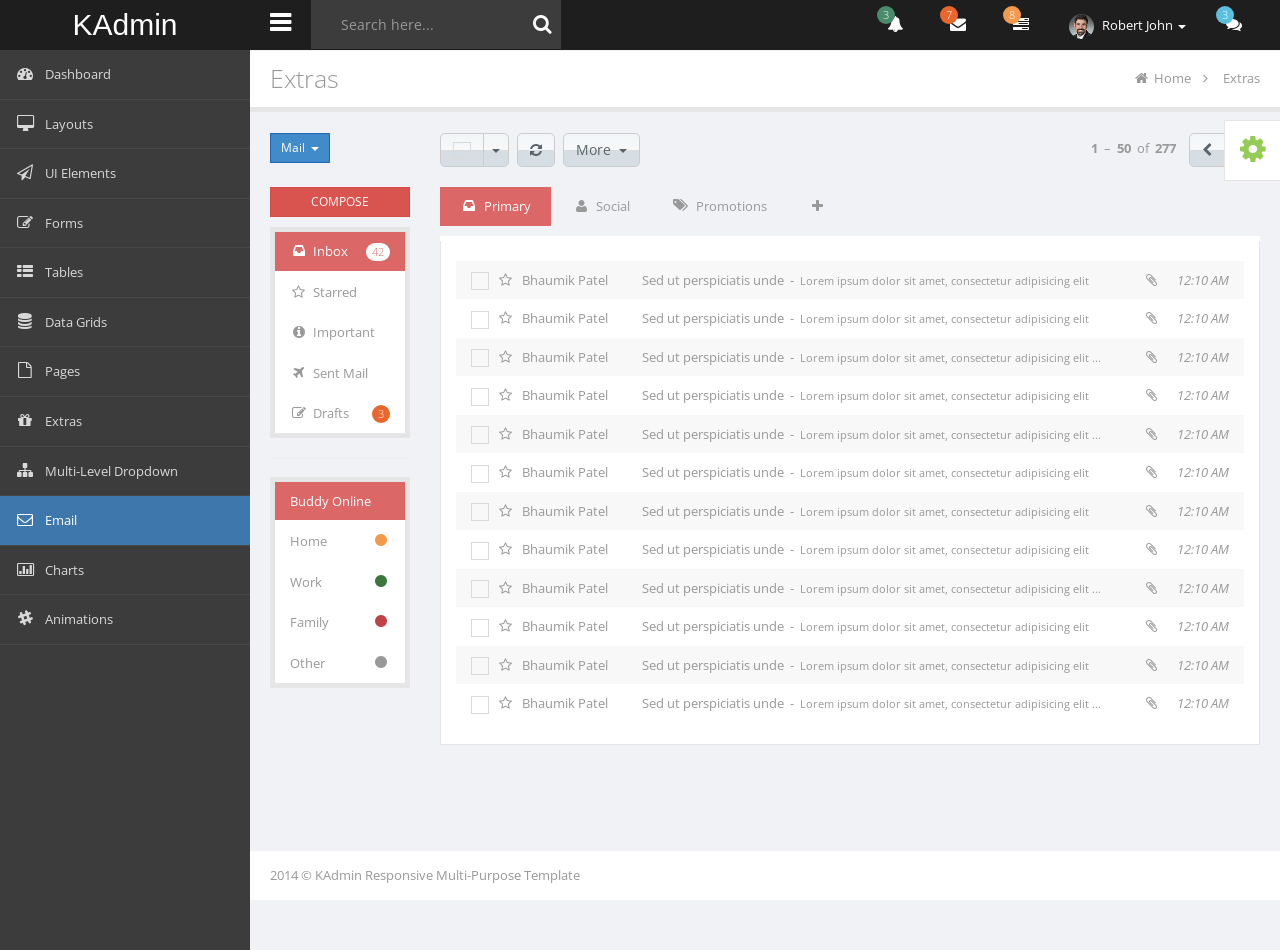
<file: web/merge/Email.html>
<!DOCTYPE html>
<html lang="en">
<head>
    <title>Email | Email</title>
    <meta charset="utf-8">
    <meta http-equiv="X-UA-Compatible" content="IE=edge,chrome=1">
    <meta name="viewport" content="width=device-width, initial-scale=1.0">
    <link rel="shortcut icon" href="images/icons/favicon.ico">
    <link rel="apple-touch-icon" href="images/icons/favicon.png">
    <link rel="apple-touch-icon" sizes="72x72" href="images/icons/favicon-72x72.png">
    <link rel="apple-touch-icon" sizes="114x114" href="images/icons/favicon-114x114.png">
    <!--Loading bootstrap css-->
    <link type="text/css" rel="stylesheet" href="http://fonts.googleapis.com/css?family=Open+Sans:400italic,400,300,700">
    <link type="text/css" rel="stylesheet" href="http://fonts.googleapis.com/css?family=Oswald:400,700,300">
    <link type="text/css" rel="stylesheet" href="styles/jquery-ui-1.10.4.custom.min.css">
    <link type="text/css" rel="stylesheet" href="styles/font-awesome.min.css">
    <link type="text/css" rel="stylesheet" href="styles/bootstrap.min.css">
    <link type="text/css" rel="stylesheet" href="styles/animate.css">
    <link type="text/css" rel="stylesheet" href="styles/all.css">
    <link type="text/css" rel="stylesheet" href="styles/main.css">
    <link type="text/css" rel="stylesheet" href="styles/style-responsive.css">
    <link type="text/css" rel="stylesheet" href="styles/zabuto_calendar.min.css">
    <link type="text/css" rel="stylesheet" href="styles/pace.css">
    <link type="text/css" rel="stylesheet" href="styles/jquery.news-ticker.css">
</head>
<body>
    <div>
        <!--BEGIN THEME SETTING-->
        <div id="theme-setting">
            <a href="#" data-toggle="dropdown" data-step="1" data-intro="&lt;b&gt;Many styles&lt;/b&gt; and &lt;b&gt;colors&lt;/b&gt; be created for you. Let choose one and enjoy it!"
                data-position="left" class="btn-theme-setting"><i class="fa fa-cog"></i></a>
            <div class="content-theme-setting">
                <select id="list-style" class="form-control">
                    <option value="style1">Flat Squared style</option>
                    <option value="style2">Flat Rounded style</option>
                    <option value="style3" selected="selected">Flat Border style</option>
                </select>
            </div>
        </div>
        <!--END THEME SETTING-->
        <!--BEGIN BACK TO TOP-->
        <a id="totop" href="#"><i class="fa fa-angle-up"></i></a>
        <!--END BACK TO TOP-->
        <!--BEGIN TOPBAR-->
        <div id="header-topbar-option-demo" class="page-header-topbar">
            <nav id="topbar" role="navigation" style="margin-bottom: 0;" data-step="3" class="navbar navbar-default navbar-static-top">
            <div class="navbar-header">
                <button type="button" data-toggle="collapse" data-target=".sidebar-collapse" class="navbar-toggle"><span class="sr-only">Toggle navigation</span><span class="icon-bar"></span><span class="icon-bar"></span><span class="icon-bar"></span></button>
                <a id="logo" href="index.html" class="navbar-brand"><span class="fa fa-rocket"></span><span class="logo-text">KAdmin</span><span style="display: none" class="logo-text-icon">µ</span></a></div>
            <div class="topbar-main"><a id="menu-toggle" href="#" class="hidden-xs"><i class="fa fa-bars"></i></a>
                
                <form id="topbar-search" action="" method="" class="hidden-sm hidden-xs">
                    <div class="input-icon right text-white"><a href="#"><i class="fa fa-search"></i></a><input type="text" placeholder="Search here..." class="form-control text-white"/></div>
                </form>
                <div class="news-update-box hidden-xs"><span class="text-uppercase mrm pull-left text-white">News:</span>
                    <ul id="news-update" class="ticker list-unstyled">
                        <li>Welcome to KAdmin - Responsive Multi-Style Admin Template</li>
                        <li>At vero eos et accusamus et iusto odio dignissimos ducimus qui blanditiis praesentium voluptatum deleniti atque.</li>
                    </ul>
                </div>
                <ul class="nav navbar navbar-top-links navbar-right mbn">
                    <li class="dropdown"><a data-hover="dropdown" href="#" class="dropdown-toggle"><i class="fa fa-bell fa-fw"></i><span class="badge badge-green">3</span></a>
                        
                    </li>
                    <li class="dropdown"><a data-hover="dropdown" href="#" class="dropdown-toggle"><i class="fa fa-envelope fa-fw"></i><span class="badge badge-orange">7</span></a>
                        
                    </li>
                    <li class="dropdown"><a data-hover="dropdown" href="#" class="dropdown-toggle"><i class="fa fa-tasks fa-fw"></i><span class="badge badge-yellow">8</span></a>
                        
                    </li>
                    <li class="dropdown topbar-user"><a data-hover="dropdown" href="#" class="dropdown-toggle"><img src="images/avatar/48.jpg" alt="" class="img-responsive img-circle"/>&nbsp;<span class="hidden-xs">Robert John</span>&nbsp;<span class="caret"></span></a>
                       <ul class="dropdown-menu dropdown-user pull-right">
                            <li><a href="#"><i class="fa fa-user"></i>My Profile</a></li>
                            <li><a href="#"><i class="fa fa-calendar"></i>My Calendar</a></li>
                            <li><a href="#"><i class="fa fa-envelope"></i>My Inbox<span class="badge badge-danger">3</span></a></li>
                            <li><a href="#"><i class="fa fa-tasks"></i>My Tasks<span class="badge badge-success">7</span></a></li>
                            <li class="divider"></li>
                            <li><a href="#"><i class="fa fa-lock"></i>Lock Screen</a></li>
                            <li><a href="Login.html"><i class="fa fa-key"></i>Log Out</a></li>
                        </ul>
                    </li>
                    <li id="topbar-chat" class="hidden-xs"><a href="javascript:void(0)" data-step="4" data-intro="&lt;b&gt;Form chat&lt;/b&gt; keep you connecting with other coworker" data-position="left" class="btn-chat"><i class="fa fa-comments"></i><span class="badge badge-info">3</span></a></li>
                </ul>
            </div>
        </nav>
            <!--BEGIN MODAL CONFIG PORTLET-->
            <div id="modal-config" class="modal fade">
                <div class="modal-dialog">
                    <div class="modal-content">
                        <div class="modal-header">
                            <button type="button" data-dismiss="modal" aria-hidden="true" class="close">
                                &times;</button>
                            <h4 class="modal-title">
                                Modal title</h4>
                        </div>
                        <div class="modal-body">
                            <p>
                                Lorem ipsum dolor sit amet, consectetur adipiscing elit. Sed eleifend et nisl eget
                                porta. Curabitur elementum sem molestie nisl varius, eget tempus odio molestie.
                                Nunc vehicula sem arcu, eu pulvinar neque cursus ac. Aliquam ultricies lobortis
                                magna et aliquam. Vestibulum egestas eu urna sed ultricies. Nullam pulvinar dolor
                                vitae quam dictum condimentum. Integer a sodales elit, eu pulvinar leo. Nunc nec
                                aliquam nisi, a mollis neque. Ut vel felis quis tellus hendrerit placerat. Vivamus
                                vel nisl non magna feugiat dignissim sed ut nibh. Nulla elementum, est a pretium
                                hendrerit, arcu risus luctus augue, mattis aliquet orci ligula eget massa. Sed ut
                                ultricies felis.</p>
                        </div>
                        <div class="modal-footer">
                            <button type="button" data-dismiss="modal" class="btn btn-default">
                                Close</button>
                            <button type="button" class="btn btn-primary">
                                Save changes</button>
                        </div>
                    </div>
                </div>
            </div>
            <!--END MODAL CONFIG PORTLET-->
        </div>
        <!--END TOPBAR-->
        <div id="wrapper">
            <!--BEGIN SIDEBAR MENU-->
            <nav id="sidebar" role="navigation" data-step="2" data-intro="Template has &lt;b&gt;many navigation styles&lt;/b&gt;"
                data-position="right" class="navbar-default navbar-static-side">
            <div class="sidebar-collapse menu-scroll">
                <ul id="side-menu" class="nav">
                    
                     <div class="clearfix"></div>
                    <li><a href="dashboard.html"><i class="fa fa-tachometer fa-fw">
                        <div class="icon-bg bg-orange"></div>
                    </i><span class="menu-title">Dashboard</span></a></li>
                    <li><a href="Layout.html"><i class="fa fa-desktop fa-fw">
                        <div class="icon-bg bg-pink"></div>
                    </i><span class="menu-title">Layouts</span></a>
                       
                    </li>
                    <li><a href="UIElements.html"><i class="fa fa-send-o fa-fw">
                        <div class="icon-bg bg-green"></div>
                    </i><span class="menu-title">UI Elements</span></a>
                       
                    </li>
                    <li><a href="Forms.html"><i class="fa fa-edit fa-fw">
                        <div class="icon-bg bg-violet"></div>
                    </i><span class="menu-title">Forms</span></a>
                      
                    </li>
                    <li><a href="Tables.html"><i class="fa fa-th-list fa-fw">
                        <div class="icon-bg bg-blue"></div>
                    </i><span class="menu-title">Tables</span></a>
                          
                    </li>
                    <li><a href="DataGrid.html"><i class="fa fa-database fa-fw">
                        <div class="icon-bg bg-red"></div>
                    </i><span class="menu-title">Data Grids</span></a>
                      
                    </li>
                    <li><a href="Pages.html"><i class="fa fa-file-o fa-fw">
                        <div class="icon-bg bg-yellow"></div>
                    </i><span class="menu-title">Pages</span></a>
                       
                    </li>
                    <li><a href="Extras.html"><i class="fa fa-gift fa-fw">
                        <div class="icon-bg bg-grey"></div>
                    </i><span class="menu-title">Extras</span></a>
                      
                    </li>
                    <li><a href="Dropdown.html"><i class="fa fa-sitemap fa-fw">
                        <div class="icon-bg bg-dark"></div>
                    </i><span class="menu-title">Multi-Level Dropdown</span></a>
                      
                    </li>
                    <li class="active"><a href="Email.html"><i class="fa fa-envelope-o">
                        <div class="icon-bg bg-primary"></div>
                    </i><span class="menu-title">Email</span></a>
                      
                    </li>
                    <li><a href="Charts.html"><i class="fa fa-bar-chart-o fa-fw">
                        <div class="icon-bg bg-orange"></div>
                    </i><span class="menu-title">Charts</span></a>
                       
                    </li>
                    <li><a href="Animation.html"><i class="fa fa-slack fa-fw">
                        <div class="icon-bg bg-green"></div>
                    </i><span class="menu-title">Animations</span></a></li>
                </ul>
            </div>
        </nav>
          
          
            <div id="page-wrapper">
                <!--BEGIN TITLE & BREADCRUMB PAGE-->
                <div id="title-breadcrumb-option-demo" class="page-title-breadcrumb">
                    <div class="page-header pull-left">
                        <div class="page-title">
                            Extras</div>
                    </div>
                    <ol class="breadcrumb page-breadcrumb pull-right">
                        <li><i class="fa fa-home"></i>&nbsp;<a href="dashboard.html">Home</a>&nbsp;&nbsp;<i class="fa fa-angle-right"></i>&nbsp;&nbsp;</li>
                        <li class="hidden"><a href="#">Extras</a>&nbsp;&nbsp;<i class="fa fa-angle-right"></i>&nbsp;&nbsp;</li>
                        <li class="active">Extras</li>
                    </ol>
                    <div class="clearfix">
                    </div>
                </div>
                <!--END TITLE & BREADCRUMB PAGE-->
                <!--BEGIN CONTENT-->
                <div class="page-content">
                    <div id="tab-general">
                        <div class="row mbl">
                            <div class="col-lg-12">
                                
                                            <div class="col-md-12">
                                                <div id="area-chart-spline" style="width: 100%; height: 300px; display: none;">
                                                </div>
                                            </div>
                                
                            </div>

                            <div class="col-lg-12">
                              
                                    
                              <div class="row">
                    <div class="col-sm-3 col-md-2">
                        <div class="btn-group btn-group-sm">
                            <button type="button" data-toggle="dropdown" class="btn btn-primary dropdown-toggle">Mail
                                &nbsp;<span class="caret"></span></button>
                            <ul role="menu" class="dropdown-menu">
                                <li><a href="#">Mail</a></li>
                                <li><a href="#">Contacts</a></li>
                                <li><a href="#">Tasks</a></li>
                            </ul>
                        </div>
                    </div>
                    <div class="col-sm-9 col-md-10">
                        <div class="btn-group">
                            <button type="button" class="btn btn-default"><input type="checkbox" style="margin: 0; vertical-align: middle;" class="checkall"/></button>
                            <button type="button" data-toggle="dropdown" class="btn btn-default dropdown-toggle"><span class="caret"></span><span class="sr-only">Toggle Dropdown</span></button>
                            <ul role="menu" class="dropdown-menu">
                                <li><a href="#">All</a></li>
                                <li><a href="#">None</a></li>
                                <li><a href="#">Read</a></li>
                                <li><a href="#">Unread</a></li>
                                <li><a href="#">Starred</a></li>
                                <li><a href="#">Unstarred</a></li>
                            </ul>
                        </div>
                        <button type="button" data-toggle="tooltip" title="Refresh" class="btn btn-default mls mrs"><span class="fa fa-refresh"></span></button>
                        <div class="btn-group">
                            <button type="button" data-toggle="dropdown" class="btn btn-default dropdown-toggle">More
                                &nbsp;<span class="caret"></span></button>
                            <ul role="menu" class="dropdown-menu">
                                <li><a href="#">Mark all as read</a></li>
                                <li class="divider"></li>
                                <li class="text-center pbm">
                                    <small class="text-muted">Select messages to see more actions</small>
                                </li>
                            </ul>
                        </div>
                        <div class="pull-right"><span class="text-muted"><b>1</b>&nbsp; – &nbsp;<b>50</b>&nbsp; of &nbsp;<b>277</b></span>

                            <div class="btn-group mlm">
                                <button type="button" class="btn btn-default"><span class="fa fa-chevron-left"></span></button>
                                <button type="button" class="btn btn-default"><span class="fa fa-chevron-right"></span></button>
                            </div>
                        </div>
                    </div>
                </div>
                 <div class="mtl mbl"></div>
                 <div class="row">
                    <div class="col-sm-3 col-md-2"><a href="#" role="button" class="btn btn-danger btn-sm btn-block">COMPOSE</a>

                        <div class="mtm mbm"></div>
                        <div class="panel">
                            <div class="panel-body pan">
                                <ul style="background: #fff" class="nav nav-pills nav-stacked">
                                    <li class="active"><a href="#"><span class="badge pull-right">42</span><i class="fa fa-inbox fa-fw mrs"></i>Inbox</a></li>
                                    <li><a href="#"><i class="fa fa-star-o fa-fw mrs"></i>Starred</a></li>
                                    <li><a href="#"><i class="fa fa-info-circle fa-fw mrs"></i>Important</a></li>
                                    <li><a href="#"><i class="fa fa-plane fa-fw mrs"></i>Sent Mail</a></li>
                                    <li><a href="#"><span class="badge badge-orange pull-right">3</span><i class="fa fa-edit fa-fw mrs"></i>Drafts</a></li>
                                </ul>
                            </div>
                        </div>
                        <hr/>
                        <div class="panel">
                            <div class="panel-body pan">
                                <ul style="background: #fff" class="nav nav-pills nav-stacked">
                                    <li class="active"><a href="#">Buddy Online</a></li>
                                    <li><a href="#"><i class="fa fa-circle text-yellow pull-right"></i>Home</a></li>
                                    <li><a href="#"><i class="fa fa-circle text-success pull-right"></i>Work</a></li>
                                    <li><a href="#"><i class="fa fa-circle text-red pull-right"></i>Family</a></li>
                                    <li><a href="#"><i class="fa fa-circle text-muted pull-right"></i>Other</a></li>
                                </ul>
                            </div>
                        </div>
                    </div>
                    <div class="col-sm-9 col-md-10">
                         <ul class="nav nav-tabs">
                            <li class="active"><a href="#home" data-toggle="tab"><span class="fa fa-inbox"></span>&nbsp;
                                Primary</a></li>
                            <li><a href="#profile" data-toggle="tab"><span class="fa fa-user"></span>&nbsp;
                                Social</a></li>
                            <li><a href="#messages" data-toggle="tab"><span class="fa fa-tags"></span>&nbsp;
                                Promotions</a></li>
                            <li><a href="#settings" data-toggle="tab"><span class="fa fa-plus man"></span></a></li>
                        </ul>
                        <div class="tab-content">
                            <div id="home" class="tab-pane fade in active">
                                <div class="list-group mail-box"><a href="#" class="list-group-item"><input type="checkbox"/><span class="fa fa-star-o mrm mlm"></span><span style="min-width: 120px; display: inline-block;" class="name">Bhaumik Patel</span><span>Sed ut perspiciatis unde</span>&nbsp; - &nbsp;<span style="font-size: 11px;" class="text-muted">Lorem ipsum dolor sit amet, consectetur adipisicing elit</span><span
                                        class="time-badge">12:10 AM</span><span class="pull-right mrl"><span class="fa fa-paperclip"></span></span></a><a href="#" class="list-group-item"><input type="checkbox"/><span class="fa fa-star-o mrm mlm"></span><span style="min-width: 120px; display: inline-block;" class="name">Bhaumik Patel</span><span>Sed ut perspiciatis unde</span>&nbsp; -
                                    &nbsp;<span style="font-size: 11px;" class="text-muted">Lorem ipsum dolor sit amet, consectetur adipisicing elit</span><span class="time-badge">12:10 AM</span><span class="pull-right mrl"><span class="fa fa-paperclip"></span></span></a><a href="#" class="list-group-item"><input type="checkbox"/><span class="fa fa-star-o mrm mlm"></span><span
                                        style="min-width: 120px; display: inline-block;" class="name">Bhaumik Patel</span><span>Sed ut perspiciatis unde</span>&nbsp; - &nbsp;<span style="font-size: 11px;" class="text-muted">Lorem ipsum dolor sit amet, consectetur adipisicing elit ...</span><span class="time-badge">12:10 AM</span><span class="pull-right mrl"><span
                                        class="fa fa-paperclip"></span></span></a><a href="#" class="list-group-item"><input type="checkbox"/><span class="fa fa-star-o mrm mlm"></span><span style="min-width: 120px; display: inline-block;" class="name">Bhaumik Patel</span><span>Sed ut perspiciatis unde</span>&nbsp; - &nbsp;<span style="font-size: 11px;" class="text-muted">Lorem ipsum dolor sit amet, consectetur adipisicing elit</span><span
                                        class="time-badge">12:10 AM</span><span class="pull-right mrl"><span class="fa fa-paperclip"></span></span></a><a href="#" class="list-group-item"><input type="checkbox"/><span class="fa fa-star-o mrm mlm"></span><span style="min-width: 120px; display: inline-block;" class="name">Bhaumik Patel</span><span>Sed ut perspiciatis unde</span>&nbsp; -
                                    &nbsp;<span style="font-size: 11px;" class="text-muted">Lorem ipsum dolor sit amet, consectetur adipisicing elit ...</span><span class="time-badge">12:10 AM</span><span class="pull-right mrl"><span class="fa fa-paperclip"></span></span></a><a href="#" class="list-group-item"><input type="checkbox"/><span class="fa fa-star-o mrm mlm"></span><span
                                        style="min-width: 120px; display: inline-block;" class="name">Bhaumik Patel</span><span>Sed ut perspiciatis unde</span>&nbsp; - &nbsp;<span style="font-size: 11px;" class="text-muted">Lorem ipsum dolor sit amet, consectetur adipisicing elit</span><span class="time-badge">12:10 AM</span><span class="pull-right mrl"><span
                                        class="fa fa-paperclip"></span></span></a><a href="#" class="list-group-item"><input type="checkbox"/><span class="fa fa-star-o mrm mlm"></span><span style="min-width: 120px; display: inline-block;" class="name">Bhaumik Patel</span><span>Sed ut perspiciatis unde</span>&nbsp; - &nbsp;<span style="font-size: 11px;" class="text-muted">Lorem ipsum dolor sit amet, consectetur adipisicing elit</span><span
                                        class="time-badge">12:10 AM</span><span class="pull-right mrl"><span class="fa fa-paperclip"></span></span></a><a href="#" class="list-group-item"><input type="checkbox"/><span class="fa fa-star-o mrm mlm"></span><span style="min-width: 120px; display: inline-block;" class="name">Bhaumik Patel</span><span>Sed ut perspiciatis unde</span>&nbsp; -
                                    &nbsp;<span style="font-size: 11px;" class="text-muted">Lorem ipsum dolor sit amet, consectetur adipisicing elit</span><span class="time-badge">12:10 AM</span><span class="pull-right mrl"><span class="fa fa-paperclip"></span></span></a><a href="#" class="list-group-item"><input type="checkbox"/><span class="fa fa-star-o mrm mlm"></span><span
                                        style="min-width: 120px; display: inline-block;" class="name">Bhaumik Patel</span><span>Sed ut perspiciatis unde</span>&nbsp; - &nbsp;<span style="font-size: 11px;" class="text-muted">Lorem ipsum dolor sit amet, consectetur adipisicing elit ...</span><span class="time-badge">12:10 AM</span><span class="pull-right mrl"><span
                                        class="fa fa-paperclip"></span></span></a><a href="#" class="list-group-item"><input type="checkbox"/><span class="fa fa-star-o mrm mlm"></span><span style="min-width: 120px; display: inline-block;" class="name">Bhaumik Patel</span><span>Sed ut perspiciatis unde</span>&nbsp; - &nbsp;<span style="font-size: 11px;" class="text-muted">Lorem ipsum dolor sit amet, consectetur adipisicing elit</span><span
                                        class="time-badge">12:10 AM</span><span class="pull-right mrl"><span class="fa fa-paperclip"></span></span></a><a href="#" class="list-group-item"><input type="checkbox"/><span class="fa fa-star-o mrm mlm"></span><span style="min-width: 120px; display: inline-block;" class="name">Bhaumik Patel</span><span>Sed ut perspiciatis unde</span>&nbsp; -
                                    &nbsp;<span style="font-size: 11px;" class="text-muted">Lorem ipsum dolor sit amet, consectetur adipisicing elit</span><span class="time-badge">12:10 AM</span><span class="pull-right mrl"><span class="fa fa-paperclip"></span></span></a><a href="#" class="list-group-item"><input type="checkbox"/><span class="fa fa-star-o mrm mlm"></span><span
                                        style="min-width: 120px; display: inline-block;" class="name">Bhaumik Patel</span><span>Sed ut perspiciatis unde</span>&nbsp; - &nbsp;<span style="font-size: 11px;" class="text-muted">Lorem ipsum dolor sit amet, consectetur adipisicing elit ...</span><span class="time-badge">12:10 AM</span><span class="pull-right mrl"><span
                                        class="fa fa-paperclip"></span></span></a></div>
                            </div>
                            <div id="profile" class="tab-pane fade in">
                                <div class="list-group mail-box"><a href="#" class="list-group-item"><input type="checkbox"/><span class="fa fa-star-o mrm mlm"></span><span style="min-width: 120px; display: inline-block;" class="name">Bhaumik Patel</span><span>Sed ut perspiciatis unde</span>&nbsp; - &nbsp;<span style="font-size: 11px;" class="text-muted">Lorem ipsum dolor sit amet, consectetur adipisicing elit</span><span
                                        class="time-badge">12:10 AM</span><span class="pull-right mrl"><span class="fa fa-paperclip"></span></span></a><a href="#" class="list-group-item"><input type="checkbox"/><span class="fa fa-star-o mrm mlm"></span><span style="min-width: 120px; display: inline-block;" class="name">Bhaumik Patel</span><span>Sed ut perspiciatis unde</span>&nbsp; -
                                    &nbsp;<span style="font-size: 11px;" class="text-muted">Lorem ipsum dolor sit amet</span><span class="time-badge">12:10 AM</span><span class="pull-right mrl"><span class="fa fa-paperclip"></span></span></a><a href="#" class="list-group-item"><input type="checkbox"/><span class="fa fa-star-o mrm mlm"></span><span
                                        style="min-width: 120px; display: inline-block;" class="name">Bhaumik Patel</span><span>Sed ut perspiciatis unde</span>&nbsp; - &nbsp;<span style="font-size: 11px;" class="text-muted">Lorem ipsum dolor sit amet, consectetur adipisicing elit ...</span><span class="time-badge">12:10 AM</span><span class="pull-right mrl"><span
                                        class="fa fa-paperclip"></span></span></a><a href="#" class="list-group-item"><input type="checkbox"/><span class="fa fa-star-o mrm mlm"></span><span style="min-width: 120px; display: inline-block;" class="name">Bhaumik Patel</span><span>Sed ut perspiciatis unde</span>&nbsp; - &nbsp;<span style="font-size: 11px;" class="text-muted">Lorem ipsum dolor sit amet, consectetur adipisicing elit</span><span
                                        class="time-badge">12:10 AM</span><span class="pull-right mrl"><span class="fa fa-paperclip"></span></span></a><a href="#" class="list-group-item"><input type="checkbox"/><span class="fa fa-star-o mrm mlm"></span><span style="min-width: 120px; display: inline-block;" class="name">Bhaumik Patel</span><span>Sed ut perspiciatis unde</span>&nbsp; -
                                    &nbsp;<span style="font-size: 11px;" class="text-muted">Lorem ipsum dolor sit amet, consectetur adipisicing elit</span><span class="time-badge">12:10 AM</span><span class="pull-right mrl"><span class="fa fa-paperclip"></span></span></a><a href="#" class="list-group-item"><input type="checkbox"/><span class="fa fa-star-o mrm mlm"></span><span
                                        style="min-width: 120px; display: inline-block;" class="name">Bhaumik Patel</span><span>Sed ut perspiciatis unde</span>&nbsp; - &nbsp;<span style="font-size: 11px;" class="text-muted">Lorem ipsum dolor sit amet, consectetur adipisicing elit</span><span class="time-badge">12:10 AM</span><span class="pull-right mrl"><span
                                        class="fa fa-paperclip"></span></span></a><a href="#" class="list-group-item"><input type="checkbox"/><span class="fa fa-star-o mrm mlm"></span><span style="min-width: 120px; display: inline-block;" class="name">Bhaumik Patel</span><span>Sed ut perspiciatis unde</span>&nbsp; - &nbsp;<span style="font-size: 11px;" class="text-muted">Lorem ipsum dolor sit amet, consectetur adipisicing elit</span><span
                                        class="time-badge">12:10 AM</span><span class="pull-right mrl"><span class="fa fa-paperclip"></span></span></a><a href="#" class="list-group-item"><input type="checkbox"/><span class="fa fa-star-o mrm mlm"></span><span style="min-width: 120px; display: inline-block;" class="name">Bhaumik Patel</span><span>Sed ut perspiciatis unde</span>&nbsp; -
                                    &nbsp;<span style="font-size: 11px;" class="text-muted">Lorem ipsum dolor sit amet</span><span class="time-badge">12:10 AM</span><span class="pull-right mrl"><span class="fa fa-paperclip"></span></span></a><a href="#" class="list-group-item"><input type="checkbox"/><span class="fa fa-star-o mrm mlm"></span><span
                                        style="min-width: 120px; display: inline-block;" class="name">Bhaumik Patel</span><span>Sed ut perspiciatis unde</span>&nbsp; - &nbsp;<span style="font-size: 11px;" class="text-muted">Lorem ipsum dolor sit amet, consectetur adipisicing elit</span><span class="time-badge">12:10 AM</span><span class="pull-right mrl"><span
                                        class="fa fa-paperclip"></span></span></a><a href="#" class="list-group-item"><input type="checkbox"/><span class="fa fa-star-o mrm mlm"></span><span style="min-width: 120px; display: inline-block;" class="name">Bhaumik Patel</span><span>Sed ut perspiciatis unde</span>&nbsp; - &nbsp;<span style="font-size: 11px;" class="text-muted">Lorem ipsum dolor sit amet, consectetur adipisicing elit</span><span
                                        class="time-badge">12:10 AM</span><span class="pull-right mrl"><span class="fa fa-paperclip"></span></span></a><a href="#" class="list-group-item"><input type="checkbox"/><span class="fa fa-star-o mrm mlm"></span><span style="min-width: 120px; display: inline-block;" class="name">Bhaumik Patel</span><span>Sed ut perspiciatis unde</span>&nbsp; -
                                    &nbsp;<span style="font-size: 11px;" class="text-muted">Lorem ipsum dolor sit amet, consectetur adipisicing elit</span><span class="time-badge">12:10 AM</span><span class="pull-right mrl"><span class="fa fa-paperclip"></span></span></a><a href="#" class="list-group-item"><input type="checkbox"/><span class="fa fa-star-o mrm mlm"></span><span
                                        style="min-width: 120px; display: inline-block;" class="name">Bhaumik Patel</span><span>Sed ut perspiciatis unde</span>&nbsp; - &nbsp;<span style="font-size: 11px;" class="text-muted">Lorem ipsum dolor sit amet, consectetur adipisicing elit ...</span><span class="time-badge">12:10 AM</span><span class="pull-right mrl"><span
                                        class="fa fa-paperclip"></span></span></a></div>
                            </div>
                            <div id="messages" class="tab-pane fade in">
                                <div class="list-group mail-box"><a href="#" class="list-group-item"><input type="checkbox"/><span class="fa fa-star-o mrm mlm"></span><span style="min-width: 120px; display: inline-block;" class="name">Bhaumik Patel</span><span>Sed ut perspiciatis unde</span>&nbsp; - &nbsp;<span style="font-size: 11px;" class="text-muted">Lorem ipsum dolor sit amet, consectetur adipisicing elit</span><span
                                        class="time-badge">12:10 AM</span><span class="pull-right mrl"><span class="fa fa-paperclip"></span></span></a><a href="#" class="list-group-item"><input type="checkbox"/><span class="fa fa-star-o mrm mlm"></span><span style="min-width: 120px; display: inline-block;" class="name">Bhaumik Patel</span><span>Sed ut perspiciatis unde</span>&nbsp; -
                                    &nbsp;<span style="font-size: 11px;" class="text-muted">Lorem ipsum dolor sit amet, consectetur adipisicing elit</span><span class="time-badge">12:10 AM</span><span class="pull-right mrl"><span class="fa fa-paperclip"></span></span></a><a href="#" class="list-group-item"><input type="checkbox"/><span class="fa fa-star-o mrm mlm"></span><span
                                        style="min-width: 120px; display: inline-block;" class="name">Bhaumik Patel</span><span>Sed ut perspiciatis unde</span>&nbsp; - &nbsp;<span style="font-size: 11px;" class="text-muted">Lorem ipsum dolor sit amet</span><span class="time-badge">12:10 AM</span><span class="pull-right mrl"><span class="fa fa-paperclip"></span></span></a><a href="#"
                                                                                                                                                                                                                                                                                                                                                                                                       class="list-group-item"><input
                                        type="checkbox"/><span class="fa fa-star-o mrm mlm"></span><span style="min-width: 120px; display: inline-block;" class="name">Bhaumik Patel</span><span>Sed ut perspiciatis unde</span>&nbsp; - &nbsp;<span style="font-size: 11px;" class="text-muted">Lorem ipsum dolor sit amet, consectetur adipisicing elit</span><span class="time-badge">12:10 AM</span><span
                                        class="pull-right mrl"><span class="fa fa-paperclip"></span></span></a><a href="#" class="list-group-item"><input type="checkbox"/><span class="fa fa-star-o mrm mlm"></span><span style="min-width: 120px; display: inline-block;" class="name">Bhaumik Patel</span><span>Sed ut perspiciatis unde</span>&nbsp; - &nbsp;<span style="font-size: 11px;"
                                                                                                                                                                                                                                                                                                                                                                                     class="text-muted">Lorem ipsum dolor sit amet, consectetur adipisicing elit</span><span
                                        class="time-badge">12:10 AM</span><span class="pull-right mrl"><span class="fa fa-paperclip"></span></span></a><a href="#" class="list-group-item"><input type="checkbox"/><span class="fa fa-star-o mrm mlm"></span><span style="min-width: 120px; display: inline-block;" class="name">Bhaumik Patel</span><span>Sed ut perspiciatis unde</span>&nbsp; -
                                    &nbsp;<span style="font-size: 11px;" class="text-muted">Lorem ipsum dolor sit amet, consectetur adipisicing elit ...</span><span class="time-badge">12:10 AM</span><span class="pull-right mrl"><span class="fa fa-paperclip"></span></span></a><a href="#" class="list-group-item"><input type="checkbox"/><span class="fa fa-star-o mrm mlm"></span><span
                                        style="min-width: 120px; display: inline-block;" class="name">Bhaumik Patel</span><span>Sed ut perspiciatis unde</span>&nbsp; - &nbsp;<span style="font-size: 11px;" class="text-muted">Lorem ipsum dolor sit amet, consectetur adipisicing elit</span><span class="time-badge">12:10 AM</span><span class="pull-right mrl"><span
                                        class="fa fa-paperclip"></span></span></a><a href="#" class="list-group-item"><input type="checkbox"/><span class="fa fa-star-o mrm mlm"></span><span style="min-width: 120px; display: inline-block;" class="name">Bhaumik Patel</span><span>Sed ut perspiciatis unde</span>&nbsp; - &nbsp;<span style="font-size: 11px;" class="text-muted">Lorem ipsum dolor sit amet, consectetur adipisicing elit</span><span
                                        class="time-badge">12:10 AM</span><span class="pull-right mrl"><span class="fa fa-paperclip"></span></span></a><a href="#" class="list-group-item"><input type="checkbox"/><span class="fa fa-star-o mrm mlm"></span><span style="min-width: 120px; display: inline-block;" class="name">Bhaumik Patel</span><span>Sed ut perspiciatis unde</span>&nbsp; -
                                    &nbsp;<span style="font-size: 11px;" class="text-muted">Lorem ipsum dolor sit amet, consectetur adipisicing elit ...</span><span class="time-badge">12:10 AM</span><span class="pull-right mrl"><span class="fa fa-paperclip"></span></span></a><a href="#" class="list-group-item"><input type="checkbox"/><span class="fa fa-star-o mrm mlm"></span><span
                                        style="min-width: 120px; display: inline-block;" class="name">Bhaumik Patel</span><span>Sed ut perspiciatis unde</span>&nbsp; - &nbsp;<span style="font-size: 11px;" class="text-muted">Lorem ipsum dolor sit amet, consectetur adipisicing elit</span><span class="time-badge">12:10 AM</span><span class="pull-right mrl"><span
                                        class="fa fa-paperclip"></span></span></a><a href="#" class="list-group-item"><input type="checkbox"/><span class="fa fa-star-o mrm mlm"></span><span style="min-width: 120px; display: inline-block;" class="name">Bhaumik Patel</span><span>Sed ut perspiciatis unde</span>&nbsp; - &nbsp;<span style="font-size: 11px;" class="text-muted">Lorem ipsum dolor sit amet, consectetur adipisicing elit</span><span
                                        class="time-badge">12:10 AM</span><span class="pull-right mrl"><span class="fa fa-paperclip"></span></span></a><a href="#" class="list-group-item"><input type="checkbox"/><span class="fa fa-star-o mrm mlm"></span><span style="min-width: 120px; display: inline-block;" class="name">Bhaumik Patel</span><span>Sed ut perspiciatis unde</span>&nbsp; -
                                    &nbsp;<span style="font-size: 11px;" class="text-muted">Lorem ipsum dolor sit amet, consectetur adipisicing elit ...</span><span class="time-badge">12:10 AM</span><span class="pull-right mrl"><span class="fa fa-paperclip"></span></span></a></div>
                            </div>
                            <div id="settings" class="tab-pane fade in">
                                <div class="list-group mail-box"><a href="#" class="list-group-item"><input type="checkbox"/><span class="fa fa-star-o mrm mlm"></span><span style="min-width: 120px; display: inline-block;" class="name">Bhaumik Patel</span><span>Sed ut perspiciatis unde</span>&nbsp; - &nbsp;<span style="font-size: 11px;" class="text-muted">Lorem ipsum dolor sit amet, consectetur adipisicing elit</span><span
                                        class="time-badge">12:10 AM</span><span class="pull-right mrl"><span class="fa fa-paperclip"></span></span></a><a href="#" class="list-group-item"><input type="checkbox"/><span class="fa fa-star-o mrm mlm"></span><span style="min-width: 120px; display: inline-block;" class="name">Bhaumik Patel</span><span>Sed ut perspiciatis unde</span>&nbsp; -
                                    &nbsp;<span style="font-size: 11px;" class="text-muted">Lorem ipsum dolor sit amet</span><span class="time-badge">12:10 AM</span><span class="pull-right mrl"><span class="fa fa-paperclip"></span></span></a><a href="#" class="list-group-item"><input type="checkbox"/><span class="fa fa-star-o mrm mlm"></span><span
                                        style="min-width: 120px; display: inline-block;" class="name">Bhaumik Patel</span><span>Sed ut perspiciatis unde</span>&nbsp; - &nbsp;<span style="font-size: 11px;" class="text-muted">Lorem ipsum dolor sit amet, consectetur adipisicing elit</span><span class="time-badge">12:10 AM</span><span class="pull-right mrl"><span
                                        class="fa fa-paperclip"></span></span></a><a href="#" class="list-group-item"><input type="checkbox"/><span class="fa fa-star-o mrm mlm"></span><span style="min-width: 120px; display: inline-block;" class="name">Bhaumik Patel</span><span>Sed ut perspiciatis unde</span>&nbsp; - &nbsp;<span style="font-size: 11px;" class="text-muted">Lorem ipsum dolor sit amet, consectetur adipisicing elit</span><span
                                        class="time-badge">12:10 AM</span><span class="pull-right mrl"><span class="fa fa-paperclip"></span></span></a><a href="#" class="list-group-item"><input type="checkbox"/><span class="fa fa-star-o mrm mlm"></span><span style="min-width: 120px; display: inline-block;" class="name">Bhaumik Patel</span><span>Sed ut perspiciatis unde</span>&nbsp; -
                                    &nbsp;<span style="font-size: 11px;" class="text-muted">Lorem ipsum dolor sit amet, consectetur adipisicing elit</span><span class="time-badge">12:10 AM</span><span class="pull-right mrl"><span class="fa fa-paperclip"></span></span></a><a href="#" class="list-group-item"><input type="checkbox"/><span class="fa fa-star-o mrm mlm"></span><span
                                        style="min-width: 120px; display: inline-block;" class="name">Bhaumik Patel</span><span>Sed ut perspiciatis unde</span>&nbsp; - &nbsp;<span style="font-size: 11px;" class="text-muted">Lorem ipsum dolor sit amet, consectetur adipisicing elit ...</span><span class="time-badge">12:10 AM</span><span class="pull-right mrl"><span
                                        class="fa fa-paperclip"></span></span></a><a href="#" class="list-group-item"><input type="checkbox"/><span class="fa fa-star-o mrm mlm"></span><span style="min-width: 120px; display: inline-block;" class="name">Bhaumik Patel</span><span>Sed ut perspiciatis unde</span>&nbsp; - &nbsp;<span style="font-size: 11px;" class="text-muted">Lorem ipsum dolor sit amet, consectetur adipisicing elit</span><span
                                        class="time-badge">12:10 AM</span><span class="pull-right mrl"><span class="fa fa-paperclip"></span></span></a><a href="#" class="list-group-item"><input type="checkbox"/><span class="fa fa-star-o mrm mlm"></span><span style="min-width: 120px; display: inline-block;" class="name">Bhaumik Patel</span><span>Sed ut perspiciatis unde</span>&nbsp; -
                                    &nbsp;<span style="font-size: 11px;" class="text-muted">Lorem ipsum dolor sit amet, consectetur adipisicing elit</span><span class="time-badge">12:10 AM</span><span class="pull-right mrl"><span class="fa fa-paperclip"></span></span></a><a href="#" class="list-group-item"><input type="checkbox"/><span class="fa fa-star-o mrm mlm"></span><span
                                        style="min-width: 120px; display: inline-block;" class="name">Bhaumik Patel</span><span>Sed ut perspiciatis unde</span>&nbsp; - &nbsp;<span style="font-size: 11px;" class="text-muted">Lorem ipsum dolor sit amet, consectetur adipisicing elit</span><span class="time-badge">12:10 AM</span><span class="pull-right mrl"><span
                                        class="fa fa-paperclip"></span></span></a><a href="#" class="list-group-item"><input type="checkbox"/><span class="fa fa-star-o mrm mlm"></span><span style="min-width: 120px; display: inline-block;" class="name">Bhaumik Patel</span><span>Sed ut perspiciatis unde</span>&nbsp; - &nbsp;<span style="font-size: 11px;" class="text-muted">Lorem ipsum dolor sit amet, consectetur adipisicing elit</span><span
                                        class="time-badge">12:10 AM</span><span class="pull-right mrl"><span class="fa fa-paperclip"></span></span></a><a href="#" class="list-group-item"><input type="checkbox"/><span class="fa fa-star-o mrm mlm"></span><span style="min-width: 120px; display: inline-block;" class="name">Bhaumik Patel</span><span>Sed ut perspiciatis unde</span>&nbsp; -
                                    &nbsp;<span style="font-size: 11px;" class="text-muted">Lorem ipsum dolor sit amet, consectetur adipisicing elit</span><span class="time-badge">12:10 AM</span><span class="pull-right mrl"><span class="fa fa-paperclip"></span></span></a><a href="#" class="list-group-item"><input type="checkbox"/><span class="fa fa-star-o mrm mlm"></span><span
                                        style="min-width: 120px; display: inline-block;" class="name">Bhaumik Patel</span><span>Sed ut perspiciatis unde</span>&nbsp; - &nbsp;<span style="font-size: 11px;" class="text-muted">Lorem ipsum dolor sit amet, consectetur adipisicing elit ...</span><span class="time-badge">12:10 AM</span><span class="pull-right mrl"><span
                                        class="fa fa-paperclip"></span></span></a></div>
                            </div>
                        </div>
                    </div>
					<div class="common-modal modal fade" id="common-Modal1" tabindex="-1" role="dialog" aria-hidden="true">
						<div class="modal-content">
							<ul class="list-inline item-details">
								<li><a href="#">Admin templates</a></li>
								<li><a href="http://themescloud.org">Bootstrap themes</a></li>
							</ul>
						</div>
					</div>
                </div>


                              
                                </div>
                                
                            
                     
                            
                        </div>
                    </div>
                </div>
                <!--END CONTENT-->
                <!--BEGIN FOOTER-->
                <div id="footer">
                    <div class="copyright">
                        <a href="#">2014 © KAdmin Responsive Multi-Purpose Template</a></div>
                </div>
                <!--END FOOTER-->
            </div>
            <!--END PAGE WRAPPER-->
        </div>
    </div>
    <script src="script/jquery-1.10.2.min.js"></script>
    <script src="script/jquery-migrate-1.2.1.min.js"></script>
    <script src="script/jquery-ui.js"></script>
    <script src="script/bootstrap.min.js"></script>
    <script src="script/bootstrap-hover-dropdown.js"></script>
    <script src="script/html5shiv.js"></script>
    <script src="script/respond.min.js"></script>
    <script src="script/jquery.metisMenu.js"></script>
    <script src="script/jquery.slimscroll.js"></script>
    <script src="script/jquery.cookie.js"></script>
    <script src="script/icheck.min.js"></script>
    <script src="script/custom.min.js"></script>
    <script src="script/jquery.news-ticker.js"></script>
    <script src="script/jquery.menu.js"></script>
    <script src="script/pace.min.js"></script>
    <script src="script/holder.js"></script>
    <script src="script/responsive-tabs.js"></script>
    <script src="script/jquery.flot.js"></script>
    <script src="script/jquery.flot.categories.js"></script>
    <script src="script/jquery.flot.pie.js"></script>
    <script src="script/jquery.flot.tooltip.js"></script>
    <script src="script/jquery.flot.resize.js"></script>
    <script src="script/jquery.flot.fillbetween.js"></script>
    <script src="script/jquery.flot.stack.js"></script>
    <script src="script/jquery.flot.spline.js"></script>
    <script src="script/zabuto_calendar.min.js"></script>

    <script src="script/index.js"></script>
    <!--LOADING SCRIPTS FOR CHARTS-->
    <script src="script/highcharts.js"></script>
    <script src="script/data.js"></script>
    <script src="script/drilldown.js"></script>
    <script src="script/exporting.js"></script>
    <script src="script/highcharts-more.js"></script>
    <script src="script/charts-highchart-pie.js"></script>
    <script src="script/charts-highchart-more.js"></script>
    <!--CORE JAVASCRIPT-->
    <script src="script/main.js"></script>
    
</body>
</html>
</file>
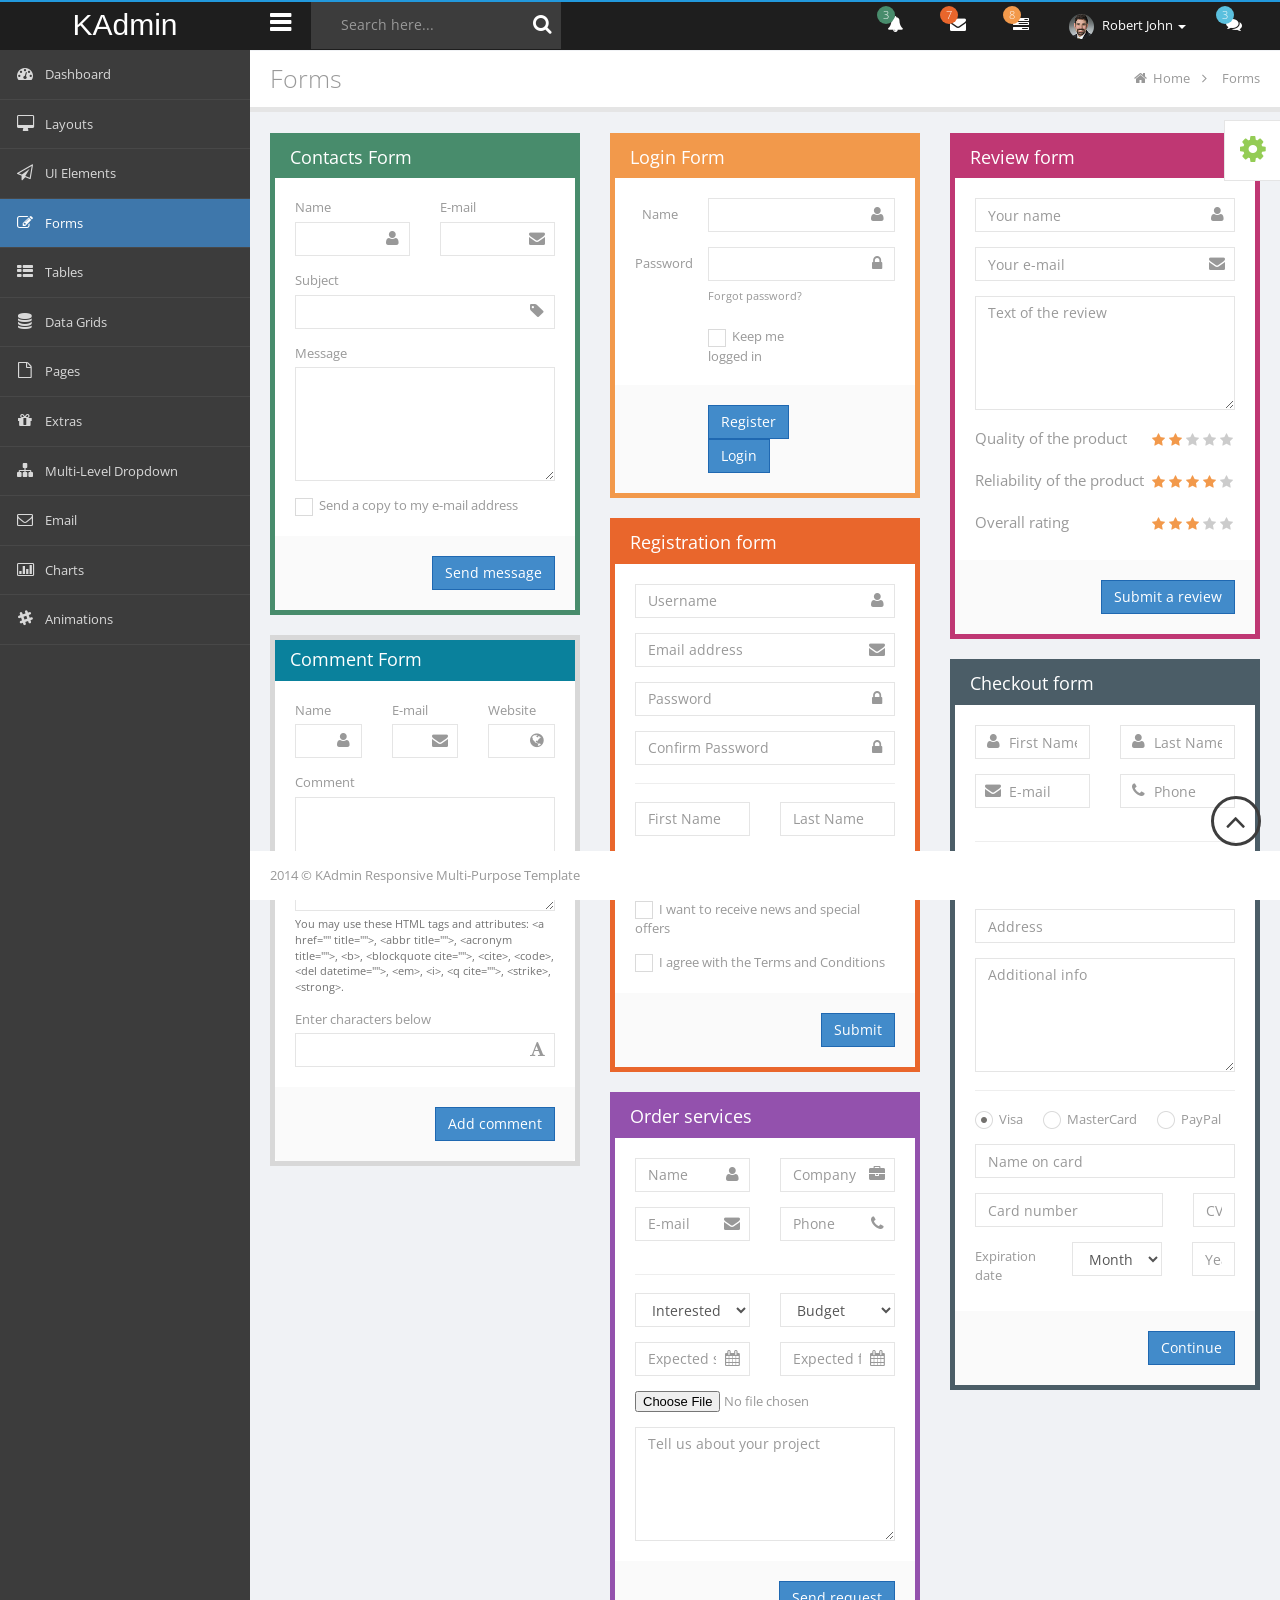
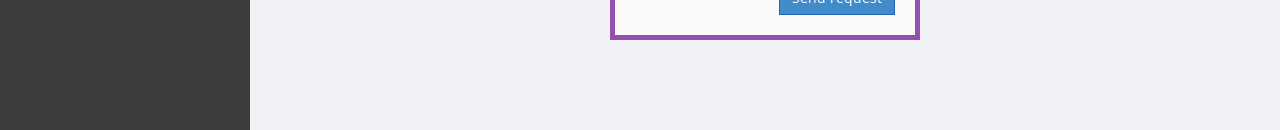
<file: web/merge/Forms.html>
<!DOCTYPE html>
<html lang="en">
<head>
    <title>Forms | Forms</title>
    <meta charset="utf-8">
    <meta http-equiv="X-UA-Compatible" content="IE=edge,chrome=1">
    <meta name="viewport" content="width=device-width, initial-scale=1.0">
    <link rel="shortcut icon" href="images/icons/favicon.ico">
    <link rel="apple-touch-icon" href="images/icons/favicon.png">
    <link rel="apple-touch-icon" sizes="72x72" href="images/icons/favicon-72x72.png">
    <link rel="apple-touch-icon" sizes="114x114" href="images/icons/favicon-114x114.png">
    <!--Loading bootstrap css-->
    <link type="text/css" rel="stylesheet" href="http://fonts.googleapis.com/css?family=Open+Sans:400italic,400,300,700">
    <link type="text/css" rel="stylesheet" href="http://fonts.googleapis.com/css?family=Oswald:400,700,300">
    <link type="text/css" rel="stylesheet" href="styles/jquery-ui-1.10.4.custom.min.css">
    <link type="text/css" rel="stylesheet" href="styles/font-awesome.min.css">
    <link type="text/css" rel="stylesheet" href="styles/bootstrap.min.css">
    <link type="text/css" rel="stylesheet" href="styles/animate.css">
    <link type="text/css" rel="stylesheet" href="styles/all.css">
    <link type="text/css" rel="stylesheet" href="styles/main.css">
    <link type="text/css" rel="stylesheet" href="styles/style-responsive.css">
    <link type="text/css" rel="stylesheet" href="styles/zabuto_calendar.min.css">
    <link type="text/css" rel="stylesheet" href="styles/pace.css">
    <link type="text/css" rel="stylesheet" href="styles/jquery.news-ticker.css">
</head>
<body>
    <div>
        <!--BEGIN THEME SETTING-->
        <div id="theme-setting">
            <a href="#" data-toggle="dropdown" data-step="1" data-intro="&lt;b&gt;Many styles&lt;/b&gt; and &lt;b&gt;colors&lt;/b&gt; be created for you. Let choose one and enjoy it!"
                data-position="left" class="btn-theme-setting"><i class="fa fa-cog"></i></a>
            <div class="content-theme-setting">
                <select id="list-style" class="form-control">
                    <option value="style1">Flat Squared style</option>
                    <option value="style2">Flat Rounded style</option>
                    <option value="style3" selected="selected">Flat Border style</option>
                </select>
            </div>
        </div>
        <!--END THEME SETTING-->
        <!--BEGIN BACK TO TOP-->
        <a id="totop" href="#"><i class="fa fa-angle-up"></i></a>
        <!--END BACK TO TOP-->
        <!--BEGIN TOPBAR-->
        <div id="header-topbar-option-demo" class="page-header-topbar">
            <nav id="topbar" role="navigation" style="margin-bottom: 0;" data-step="3" class="navbar navbar-default navbar-static-top">
            <div class="navbar-header">
                <button type="button" data-toggle="collapse" data-target=".sidebar-collapse" class="navbar-toggle"><span class="sr-only">Toggle navigation</span><span class="icon-bar"></span><span class="icon-bar"></span><span class="icon-bar"></span></button>
                <a id="logo" href="index.html" class="navbar-brand"><span class="fa fa-rocket"></span><span class="logo-text">KAdmin</span><span style="display: none" class="logo-text-icon">µ</span></a></div>
            <div class="topbar-main"><a id="menu-toggle" href="#" class="hidden-xs"><i class="fa fa-bars"></i></a>
                
                <form id="topbar-search" action="" method="" class="hidden-sm hidden-xs">
                    <div class="input-icon right text-white"><a href="#"><i class="fa fa-search"></i></a><input type="text" placeholder="Search here..." class="form-control text-white"/></div>
                </form>
                <div class="news-update-box hidden-xs"><span class="text-uppercase mrm pull-left text-white">News:</span>
                    <ul id="news-update" class="ticker list-unstyled">
                        <li>Welcome to KAdmin - Responsive Multi-Style Admin Template</li>
                        <li>At vero eos et accusamus et iusto odio dignissimos ducimus qui blanditiis praesentium voluptatum deleniti atque.</li>
                    </ul>
                </div>
                <ul class="nav navbar navbar-top-links navbar-right mbn">
                    <li class="dropdown"><a data-hover="dropdown" href="#" class="dropdown-toggle"><i class="fa fa-bell fa-fw"></i><span class="badge badge-green">3</span></a>
                        
                    </li>
                    <li class="dropdown"><a data-hover="dropdown" href="#" class="dropdown-toggle"><i class="fa fa-envelope fa-fw"></i><span class="badge badge-orange">7</span></a>
                        
                    </li>
                    <li class="dropdown"><a data-hover="dropdown" href="#" class="dropdown-toggle"><i class="fa fa-tasks fa-fw"></i><span class="badge badge-yellow">8</span></a>
                        
                    </li>
                    <li class="dropdown topbar-user"><a data-hover="dropdown" href="#" class="dropdown-toggle"><img src="images/avatar/48.jpg" alt="" class="img-responsive img-circle"/>&nbsp;<span class="hidden-xs">Robert John</span>&nbsp;<span class="caret"></span></a>
                        <ul class="dropdown-menu dropdown-user pull-right">
                            <li><a href="#"><i class="fa fa-user"></i>My Profile</a></li>
                            <li><a href="#"><i class="fa fa-calendar"></i>My Calendar</a></li>
                            <li><a href="#"><i class="fa fa-envelope"></i>My Inbox<span class="badge badge-danger">3</span></a></li>
                            <li><a href="#"><i class="fa fa-tasks"></i>My Tasks<span class="badge badge-success">7</span></a></li>
                            <li class="divider"></li>
                            <li><a href="#"><i class="fa fa-lock"></i>Lock Screen</a></li>
                            <li><a href="Login.html"><i class="fa fa-key"></i>Log Out</a></li>
                        </ul>
                    </li>
                    <li id="topbar-chat" class="hidden-xs"><a href="javascript:void(0)" data-step="4" data-intro="&lt;b&gt;Form chat&lt;/b&gt; keep you connecting with other coworker" data-position="left" class="btn-chat"><i class="fa fa-comments"></i><span class="badge badge-info">3</span></a></li>
                </ul>
            </div>
        </nav>
            <!--BEGIN MODAL CONFIG PORTLET-->
            <div id="modal-config" class="modal fade">
                <div class="modal-dialog">
                    <div class="modal-content">
                        <div class="modal-header">
                            <button type="button" data-dismiss="modal" aria-hidden="true" class="close">
                                &times;</button>
                            <h4 class="modal-title">
                                Modal title</h4>
                        </div>
                        <div class="modal-body">
                            <p>
                                Lorem ipsum dolor sit amet, consectetur adipiscing elit. Sed eleifend et nisl eget
                                porta. Curabitur elementum sem molestie nisl varius, eget tempus odio molestie.
                                Nunc vehicula sem arcu, eu pulvinar neque cursus ac. Aliquam ultricies lobortis
                                magna et aliquam. Vestibulum egestas eu urna sed ultricies. Nullam pulvinar dolor
                                vitae quam dictum condimentum. Integer a sodales elit, eu pulvinar leo. Nunc nec
                                aliquam nisi, a mollis neque. Ut vel felis quis tellus hendrerit placerat. Vivamus
                                vel nisl non magna feugiat dignissim sed ut nibh. Nulla elementum, est a pretium
                                hendrerit, arcu risus luctus augue, mattis aliquet orci ligula eget massa. Sed ut
                                ultricies felis.</p>
                        </div>
                        <div class="modal-footer">
                            <button type="button" data-dismiss="modal" class="btn btn-default">
                                Close</button>
                            <button type="button" class="btn btn-primary">
                                Save changes</button>
                        </div>
                    </div>
                </div>
            </div>
            <!--END MODAL CONFIG PORTLET-->
        </div>
        <!--END TOPBAR-->
        <div id="wrapper">
            <!--BEGIN SIDEBAR MENU-->
            <nav id="sidebar" role="navigation" data-step="2" data-intro="Template has &lt;b&gt;many navigation styles&lt;/b&gt;"
                data-position="right" class="navbar-default navbar-static-side">
            <div class="sidebar-collapse menu-scroll">
                <ul id="side-menu" class="nav">
                    
                     <div class="clearfix"></div>
                    <li><a href="dashboard.html"><i class="fa fa-tachometer fa-fw">
                        <div class="icon-bg bg-orange"></div>
                    </i><span class="menu-title">Dashboard</span></a></li>
                    <li><a href="Layout.html"><i class="fa fa-desktop fa-fw">
                        <div class="icon-bg bg-pink"></div>
                    </i><span class="menu-title">Layouts</span></a>
                       
                    </li>
                    <li><a href="UIElements.html"><i class="fa fa-send-o fa-fw">
                        <div class="icon-bg bg-green"></div>
                    </i><span class="menu-title">UI Elements</span></a>
                       
                    </li>
                    <li class="active"><a href="Forms.html"><i class="fa fa-edit fa-fw">
                        <div class="icon-bg bg-violet"></div>
                    </i><span class="menu-title">Forms</span></a>
                      
                    </li>
                    <li><a href="Tables.html"><i class="fa fa-th-list fa-fw">
                        <div class="icon-bg bg-blue"></div>
                    </i><span class="menu-title">Tables</span></a>
                          
                    </li>
                    <li><a href="DataGrid.html"><i class="fa fa-database fa-fw">
                        <div class="icon-bg bg-red"></div>
                    </i><span class="menu-title">Data Grids</span></a>
                      
                    </li>
                    <li><a href="Pages.html"><i class="fa fa-file-o fa-fw">
                        <div class="icon-bg bg-yellow"></div>
                    </i><span class="menu-title">Pages</span></a>
                       
                    </li>
                    <li><a href="Extras.html"><i class="fa fa-gift fa-fw">
                        <div class="icon-bg bg-grey"></div>
                    </i><span class="menu-title">Extras</span></a>
                      
                    </li>
                    <li><a href="Dropdown.html"><i class="fa fa-sitemap fa-fw">
                        <div class="icon-bg bg-dark"></div>
                    </i><span class="menu-title">Multi-Level Dropdown</span></a>
                      
                    </li>
                    <li><a href="Email.html"><i class="fa fa-envelope-o">
                        <div class="icon-bg bg-primary"></div>
                    </i><span class="menu-title">Email</span></a>
                      
                    </li>
                    <li><a href="Charts.html"><i class="fa fa-bar-chart-o fa-fw">
                        <div class="icon-bg bg-orange"></div>
                    </i><span class="menu-title">Charts</span></a>
                       
                    </li>
                    <li><a href="Animation.html"><i class="fa fa-slack fa-fw">
                        <div class="icon-bg bg-green"></div>
                    </i><span class="menu-title">Animations</span></a></li>
                </ul>
            </div>
        </nav>
            <div id="page-wrapper">
                <!--BEGIN TITLE & BREADCRUMB PAGE-->
                <div id="title-breadcrumb-option-demo" class="page-title-breadcrumb">
                    <div class="page-header pull-left">
                        <div class="page-title">
                            Forms</div>
                    </div>
                    <ol class="breadcrumb page-breadcrumb pull-right">
                        <li><i class="fa fa-home"></i>&nbsp;<a href="dashboard.html">Home</a>&nbsp;&nbsp;<i
                            class="fa fa-angle-right"></i>&nbsp;&nbsp;</li>
                        <li class="hidden"><a href="#">Forms</a>&nbsp;&nbsp;<i class="fa fa-angle-right"></i>&nbsp;&nbsp;</li>
                        <li class="active">Forms</li>
                    </ol>
                    <div class="clearfix">
                    </div>
                </div>
                <!--END TITLE & BREADCRUMB PAGE-->
                <!--BEGIN CONTENT-->
                <div class="page-content">
                    <div id="tab-general">
                        <div class="row mbl">
                            <div class="col-lg-12">
                                <div class="col-md-12">
                                    <div id="area-chart-spline" style="width: 100%; height: 300px; display: none;">
                                    </div>
                                </div>
                            </div>
                            <div class="col-lg-12">
                                <div class="row">
                                    <div class="col-lg-4">
                                        <div class="panel panel-green">
                                            <div class="panel-heading">
                                                Contacts Form</div>
                                            <div class="panel-body pan">
                                                <form action="#">
                                                <div class="form-body pal">
                                                    <div class="row">
                                                        <div class="col-md-6">
                                                            <div class="form-group">
                                                                <label for="inputName" class="control-label">
                                                                    Name</label>
                                                                <div class="input-icon right">
                                                                    <i class="fa fa-user"></i>
                                                                    <input id="inputName" type="text" placeholder="" class="form-control" /></div>
                                                            </div>
                                                        </div>
                                                        <div class="col-md-6">
                                                            <div class="form-group">
                                                                <label for="inputEmail" class="control-label">
                                                                    E-mail</label>
                                                                <div class="input-icon right">
                                                                    <i class="fa fa-envelope"></i>
                                                                    <input id="inputEmail" type="text" placeholder="" class="form-control" /></div>
                                                            </div>
                                                        </div>
                                                    </div>
                                                    <div class="form-group">
                                                        <label for="inputSubject" class="control-label">
                                                            Subject</label>
                                                        <div class="input-icon right">
                                                            <i class="fa fa-tag"></i>
                                                            <input id="inputSubject" type="text" placeholder="" class="form-control" /></div>
                                                    </div>
                                                    <div class="form-group">
                                                        <label for="inputMessage" class="control-label">
                                                            Message</label><textarea rows="5" class="form-control"></textarea></div>
                                                    <div class="form-group mbn">
                                                        <div class="checkbox">
                                                            <label>
                                                                <input tabindex="5" type="checkbox" />&nbsp; Send a copy to my e-mail address</label></div>
                                                    </div>
                                                </div>
                                                <div class="form-actions text-right pal">
                                                    <button type="submit" class="btn btn-primary">
                                                        Send message</button>
                                                </div>
                                                </form>
                                            </div>
                                        </div>
                                        <div class="panel panel-blue" style="background:#fff;">
                                            <div class="panel-heading">
                                                Comment Form</div>
                                            <div class="panel-body pan">
                                                <form action="#">
                                                <div class="form-body pal">
                                                    <div class="row">
                                                        <div class="col-md-4">
                                                            <div class="form-group">
                                                                <label for="inputName" class="control-label">
                                                                    Name</label>
                                                                <div class="input-icon right">
                                                                    <i class="fa fa-user"></i>
                                                                    <input id="inputName" type="text" placeholder="" class="form-control" /></div>
                                                            </div>
                                                        </div>
                                                        <div class="col-md-4">
                                                            <div class="form-group">
                                                                <label for="inputEmail" class="control-label">
                                                                    E-mail</label>
                                                                <div class="input-icon right">
                                                                    <i class="fa fa-envelope"></i>
                                                                    <input id="inputeMail" type="text" placeholder="" class="form-control" /></div>
                                                            </div>
                                                        </div>
                                                        <div class="col-md-4">
                                                            <div class="form-group">
                                                                <label for="inputWebsite" class="control-label">
                                                                    Website</label>
                                                                <div class="input-icon right">
                                                                    <i class="fa fa-globe"></i>
                                                                    <input id="inputWebsite" type="text" placeholder="" class="form-control" /></div>
                                                            </div>
                                                        </div>
                                                    </div>
                                                    <div class="form-group">
                                                        <label for="inputMessage" class="control-label">
                                                            Comment</label><textarea rows="5" class="form-control"></textarea>
                                                        <small class="help-block">You may use these HTML tags and attributes: &#x3C;a href=&#x22;&#x22;
                                                            title=&#x22;&#x22;&#x3E;, &#x3C;abbr title=&#x22;&#x22;&#x3E;, &#x3C;acronym title=&#x22;&#x22;&#x3E;,
                                                            &#x3C;b&#x3E;, &#x3C;blockquote cite=&#x22;&#x22;&#x3E;, &#x3C;cite&#x3E;, &#x3C;code&#x3E;,
                                                            &#x3C;del datetime=&#x22;&#x22;&#x3E;, &#x3C;em&#x3E;, &#x3C;i&#x3E;, &#x3C;q cite=&#x22;&#x22;&#x3E;,
                                                            &#x3C;strike&#x3E;, &#x3C;strong&#x3E;. </small>
                                                    </div>
                                                    <div class="form-group mbn">
                                                        <label for="inputSubject" class="control-label">
                                                            Enter characters below</label>
                                                        <div class="input-icon right">
                                                            <i class="fa fa-font"></i>
                                                            <input id="inputSubject" type="text" placeholder="" class="form-control" /></div>
                                                    </div>
                                                </div>
                                                <div class="form-actions text-right pal">
                                                    <button type="submit" class="btn btn-primary">
                                                        Add comment</button>
                                                </div>
                                                </form>
                                            </div>
                                        </div>
                                    </div>
                                    <div class="col-lg-4">
                                        <div class="panel panel-yellow">
                                            <div class="panel-heading">
                                                Login Form</div>
                                            <div class="panel-body pan">
                                                <form action="#" class="form-horizontal">
                                                <div class="form-body pal">
                                                    <div class="form-group">
                                                        <label for="inputName" class="col-md-3 control-label">
                                                            Name</label>
                                                        <div class="col-md-9">
                                                            <div class="input-icon right">
                                                                <i class="fa fa-user"></i>
                                                                <input id="inputName" type="text" placeholder="" class="form-control" /></div>
                                                        </div>
                                                    </div>
                                                    <div class="form-group">
                                                        <label for="inputPassword" class="col-md-3 control-label">
                                                            Password</label>
                                                        <div class="col-md-9">
                                                            <div class="input-icon right">
                                                                <i class="fa fa-lock"></i>
                                                                <input id="inputPassword" type="text" placeholder="" class="form-control" /></div>
                                                            <span class="help-block mbn"><a href="#"><small>Forgot password?</small> </a></span>
                                                        </div>
                                                    </div>
                                                    <div class="form-group mbn">
                                                        <div class="col-md-offset-3 col-md-6">
                                                            <div class="checkbox">
                                                                <label>
                                                                    <input tabindex="5" type="checkbox" />&nbsp; Keep me logged in</label></div>
                                                        </div>
                                                    </div>
                                                </div>
                                                <div class="form-actions pal">
                                                    <div class="form-group mbn">
                                                        <div class="col-md-offset-3 col-md-6">
                                                            <a href="#" class="btn btn-primary">Register</a>&nbsp;&nbsp;
                                                            <button type="submit" class="btn btn-primary">
                                                                Login</button>
                                                        </div>
                                                    </div>
                                                </div>
                                                </form>
                                            </div>
                                        </div>
                                        <div class="panel panel-orange">
                                            <div class="panel-heading">
                                                Registration form</div>
                                            <div class="panel-body pan">
                                                <form action="#">
                                                <div class="form-body pal">
                                                    <div class="form-group">
                                                        <div class="input-icon right">
                                                            <i class="fa fa-user"></i>
                                                            <input id="inputName" type="text" placeholder="Username" class="form-control" /></div>
                                                    </div>
                                                    <div class="form-group">
                                                        <div class="input-icon right">
                                                            <i class="fa fa-envelope"></i>
                                                            <input id="inputEmail" type="text" placeholder="Email address" class="form-control" /></div>
                                                    </div>
                                                    <div class="form-group">
                                                        <div class="input-icon right">
                                                            <i class="fa fa-lock"></i>
                                                            <input id="inputPassword" type="password" placeholder="Password" class="form-control" /></div>
                                                    </div>
                                                    <div class="form-group">
                                                        <div class="input-icon right">
                                                            <i class="fa fa-lock"></i>
                                                            <input id="inputConfirmPassword" type="password" placeholder="Confirm Password" class="form-control" /></div>
                                                    </div>
                                                    <hr />
                                                    <div class="row">
                                                        <div class="col-md-6">
                                                            <div class="form-group">
                                                                <input id="inputFirstName" type="text" placeholder="First Name" class="form-control" /></div>
                                                        </div>
                                                        <div class="col-md-6">
                                                            <div class="form-group">
                                                                <input id="inputLastName" type="text" placeholder="Last Name" class="form-control" /></div>
                                                        </div>
                                                    </div>
                                                    <div class="form-group">
                                                        <select class="form-control">
                                                            <option>Gender</option>
                                                            <option value="0">Male</option>
                                                            <option value="1">Female</option>
                                                            <option value="2">Other</option>
                                                        </select></div>
                                                    <div class="form-group">
                                                        <div class="checkbox">
                                                            <label>
                                                                <input tabindex="5" type="checkbox" />&nbsp; I want to receive news and special
                                                                offers</label></div>
                                                    </div>
                                                    <div class="form-group mbn">
                                                        <div class="checkbox">
                                                            <label>
                                                                <input tabindex="5" type="checkbox" />&nbsp; I agree with the Terms and Conditions</label></div>
                                                    </div>
                                                </div>
                                                <div class="form-actions text-right pal">
                                                    <button type="submit" class="btn btn-primary">
                                                        Submit</button>
                                                </div>
                                                </form>
                                            </div>
                                        </div>
                                        <div class="panel panel-violet">
                                            <div class="panel-heading">
                                                Order services</div>
                                            <div class="panel-body pan">
                                                <form action="#">
                                                <div class="form-body pal">
                                                    <div class="row">
                                                        <div class="col-md-6">
                                                            <div class="form-group">
                                                                <div class="input-icon right">
                                                                    <i class="fa fa-user"></i>
                                                                    <input id="inputName" type="text" placeholder="Name" class="form-control" /></div>
                                                            </div>
                                                        </div>
                                                        <div class="col-md-6">
                                                            <div class="form-group">
                                                                <div class="input-icon right">
                                                                    <i class="fa fa-briefcase"></i>
                                                                    <input id="inputCompany" type="text" placeholder="Company" class="form-control" /></div>
                                                            </div>
                                                        </div>
                                                    </div>
                                                    <div class="row">
                                                        <div class="col-md-6">
                                                            <div class="form-group">
                                                                <div class="input-icon right">
                                                                    <i class="fa fa-envelope"></i>
                                                                    <input id="inputEmail" type="text" placeholder="E-mail" class="form-control" /></div>
                                                            </div>
                                                        </div>
                                                        <div class="col-md-6">
                                                            <div class="form-group">
                                                                <div class="input-icon right">
                                                                    <i class="fa fa-phone"></i>
                                                                    <input id="inputPhone" type="text" placeholder="Phone" class="form-control" /></div>
                                                            </div>
                                                        </div>
                                                    </div>
                                                    <hr />
                                                    <div class="row">
                                                        <div class="col-md-6">
                                                            <div class="form-group">
                                                                <select class="form-control">
                                                                    <option>Interested in</option>
                                                                    <option value="design">Design</option>
                                                                    <option value="development">Development</option>
                                                                    <option value="illustration">Illustration</option>
                                                                    <option value="brading">Branding</option>
                                                                    <option value="video">Video</option>
                                                                </select></div>
                                                        </div>
                                                        <div class="col-md-6">
                                                            <div class="form-group">
                                                                <select class="form-control">
                                                                    <option>Budget</option>
                                                                    <option value="0">Less than 5000$</option>
                                                                    <option value="1">5000$ - 10000$</option>
                                                                    <option value="2">10000$ - 20000$</option>
                                                                    <option value="3">More than 20000$</option>
                                                                </select></div>
                                                        </div>
                                                    </div>
                                                    <div class="row">
                                                        <div class="col-md-6">
                                                            <div class="form-group">
                                                                <div class="input-icon right">
                                                                    <i class="fa fa-calendar"></i>
                                                                    <input id="inputStartDate" type="text" placeholder="Expected start date" class="form-control" /></div>
                                                            </div>
                                                        </div>
                                                        <div class="col-md-6">
                                                            <div class="form-group">
                                                                <div class="input-icon right">
                                                                    <i class="fa fa-calendar"></i>
                                                                    <input id="inputFinishDate" type="text" placeholder="Expected finish date" class="form-control" /></div>
                                                            </div>
                                                        </div>
                                                    </div>
                                                    <div class="form-group">
                                                        <input id="inputIncludeFile" type="file" placeholder="Inlcude some file" /></div>
                                                    <div class="form-group mbn">
                                                        <textarea rows="5" placeholder="Tell us about your project" class="form-control"></textarea></div>
                                                </div>
                                                <div class="form-actions text-right pal">
                                                    <button type="submit" class="btn btn-primary">
                                                        Send request</button>
                                                </div>
                                                </form>
                                            </div>
                                        </div>
                                    </div>
                                    <div class="col-lg-4">
                                        <div class="panel panel-pink">
                                            <div class="panel-heading">
                                                Review form</div>
                                            <div class="panel-body pan">
                                                <form action="#">
                                                <div class="form-body pal">
                                                    <div class="form-group">
                                                        <div class="input-icon right">
                                                            <i class="fa fa-user"></i>
                                                            <input id="inputName" type="text" placeholder="Your name" class="form-control" /></div>
                                                    </div>
                                                    <div class="form-group">
                                                        <div class="input-icon right">
                                                            <i class="fa fa-envelope"></i>
                                                            <input id="inputEmail" type="text" placeholder="Your e-mail" class="form-control" /></div>
                                                    </div>
                                                    <div class="form-group">
                                                        <textarea rows="5" placeholder="Text of the review" class="form-control"></textarea></div>
                                                    <div class="form-group">
                                                        <div class="rating">
                                                            <label for="quality-5">
                                                                <i class="fa fa-star"></i>
                                                            </label>
                                                            <label for="quality-4">
                                                                <i class="fa fa-star"></i>
                                                            </label>
                                                            <label for="quality-3">
                                                                <i class="fa fa-star"></i>
                                                            </label>
                                                            <label for="quality-2">
                                                                <i class="fa fa-star text-yellow"></i>
                                                            </label>
                                                            <label for="quality-1">
                                                                <i class="fa fa-star text-yellow"></i>
                                                            </label>
                                                            Quality of the product
                                                        </div>
                                                    </div>
                                                    <div class="form-group">
                                                        <div class="rating">
                                                            <label for="reliability-5">
                                                                <i class="fa fa-star"></i>
                                                            </label>
                                                            <label for="reliability-4">
                                                                <i class="fa fa-star text-yellow"></i>
                                                            </label>
                                                            <label for="reliability-3">
                                                                <i class="fa fa-star text-yellow"></i>
                                                            </label>
                                                            <label for="reliability-2">
                                                                <i class="fa fa-star text-yellow"></i>
                                                            </label>
                                                            <label for="reliability-1">
                                                                <i class="fa fa-star text-yellow"></i>
                                                            </label>
                                                            Reliability of the product
                                                        </div>
                                                    </div>
                                                    <div class="form-group mbn">
                                                        <div class="rating">
                                                            <label for="overall-5">
                                                                <i class="fa fa-star"></i>
                                                            </label>
                                                            <label for="overall-4">
                                                                <i class="fa fa-star"></i>
                                                            </label>
                                                            <label for="overall-3">
                                                                <i class="fa fa-star text-yellow"></i>
                                                            </label>
                                                            <label for="overall-2">
                                                                <i class="fa fa-star text-yellow"></i>
                                                            </label>
                                                            <label for="overall-1">
                                                                <i class="fa fa-star text-yellow"></i>
                                                            </label>
                                                            Overall rating
                                                        </div>
                                                    </div>
                                                </div>
                                                <div class="form-actions text-right pal">
                                                    <button type="submit" class="btn btn-primary">
                                                        Submit a review</button>
                                                </div>
                                                </form>
                                            </div>
                                        </div>
                                        <div class="panel panel-grey">
                                            <div class="panel-heading">
                                                Checkout form</div>
                                            <div class="panel-body pan">
                                                <form action="#">
                                                <div class="form-body pal">
                                                    <div class="row">
                                                        <div class="col-md-6">
                                                            <div class="form-group">
                                                                <div class="input-icon">
                                                                    <i class="fa fa-user"></i>
                                                                    <input id="inputFirstName" type="text" placeholder="First Name" class="form-control" /></div>
                                                            </div>
                                                        </div>
                                                        <div class="col-md-6">
                                                            <div class="form-group">
                                                                <div class="input-icon">
                                                                    <i class="fa fa-user"></i>
                                                                    <input id="inputLastName" type="text" placeholder="Last Name" class="form-control" /></div>
                                                            </div>
                                                        </div>
                                                    </div>
                                                    <div class="row">
                                                        <div class="col-md-6">
                                                            <div class="form-group">
                                                                <div class="input-icon">
                                                                    <i class="fa fa-envelope"></i>
                                                                    <input id="inputEmail" type="text" placeholder="E-mail" class="form-control" /></div>
                                                            </div>
                                                        </div>
                                                        <div class="col-md-6">
                                                            <div class="form-group">
                                                                <div class="input-icon">
                                                                    <i class="fa fa-phone"></i>
                                                                    <input id="inputPhone" type="text" placeholder="Phone" class="form-control" /></div>
                                                            </div>
                                                        </div>
                                                    </div>
                                                    <hr />
                                                    <div class="row">
                                                        <div class="col-md-4">
                                                            <div class="form-group">
                                                                <select class="form-control">
                                                                    <option>Country</option>
                                                                </select></div>
                                                        </div>
                                                        <div class="col-md-4">
                                                            <div class="form-group">
                                                                <input id="inputCity" type="text" placeholder="City" class="form-control" /></div>
                                                        </div>
                                                        <div class="col-md-4">
                                                            <div class="form-group">
                                                                <input id="inputPostCode" type="text" placeholder="Post code" class="form-control" /></div>
                                                        </div>
                                                    </div>
                                                    <div class="form-group">
                                                        <input id="inputAddress" type="text" placeholder="Address" class="form-control" /></div>
                                                    <div class="form-group">
                                                        <textarea rows="5" placeholder="Additional info" class="form-control"></textarea></div>
                                                    <hr />
                                                    <div class="form-group">
                                                        <div class="radio">
                                                            <label class="radio-inline">
                                                                <input id="optionsVisa" type="radio" name="optionsRadios" value="Visa" checked="checked" />&nbsp;
                                                                Visa</label><label class="radio-inline"><input id="optionsMasterCard" type="radio"
                                                                    name="optionsRadios" value="MasterCard" />&nbsp; MasterCard</label><label class="radio-inline"><input
                                                                        id="optionsPayPal" type="radio" name="optionsRadios" value="PayPal" />&nbsp; PayPal</label></div>
                                                    </div>
                                                    <div class="form-group">
                                                        <input id="inputNameCard" type="text" placeholder="Name on card" class="form-control" /></div>
                                                    <div class="row">
                                                        <div class="col-md-9">
                                                            <div class="form-group">
                                                                <input id="inputCardNumber" type="text" placeholder="Card number" class="form-control" /></div>
                                                        </div>
                                                        <div class="col-md-3">
                                                            <div class="form-group">
                                                                <input id="inputCVV2" type="text" placeholder="CVV2" class="form-control" /></div>
                                                        </div>
                                                    </div>
                                                    <div class="row">
                                                        <div class="col-md-4">
                                                            <div class="form-group mbn">
                                                                <label class="pts">
                                                                    Expiration date</label></div>
                                                        </div>
                                                        <div class="col-md-5">
                                                            <div class="form-group">
                                                                <select class="form-control">
                                                                    <option>Month</option>
                                                                </select></div>
                                                        </div>
                                                        <div class="col-md-3">
                                                            <div class="form-group mbn">
                                                                <input id="inputYear" type="text" placeholder="Year" class="form-control" /></div>
                                                        </div>
                                                    </div>
                                                </div>
                                                <div class="form-actions text-right pal">
                                                    <button type="submit" class="btn btn-primary">
                                                        Continue</button>
                                                </div>
                                                </form>
                                            </div>
                                        </div>
                                    </div>
                                </div>
                            </div>
                        </div>
                    </div>
                </div>
                <!--END CONTENT-->
                <!--BEGIN FOOTER-->
                <div id="footer">
                    <div class="copyright">
                        <a href="#">2014 © KAdmin Responsive Multi-Purpose Template</a></div>
                </div>
                <!--END FOOTER-->
            </div>
            <!--END PAGE WRAPPER-->
        </div>
    </div>
    <script src="script/jquery-1.10.2.min.js"></script>
    <script src="script/jquery-migrate-1.2.1.min.js"></script>
    <script src="script/jquery-ui.js"></script>
    <script src="script/bootstrap.min.js"></script>
    <script src="script/bootstrap-hover-dropdown.js"></script>
    <script src="script/html5shiv.js"></script>
    <script src="script/respond.min.js"></script>
    <script src="script/jquery.metisMenu.js"></script>
    <script src="script/jquery.slimscroll.js"></script>
    <script src="script/jquery.cookie.js"></script>
    <script src="script/icheck.min.js"></script>
    <script src="script/custom.min.js"></script>
    <script src="script/jquery.news-ticker.js"></script>
    <script src="script/jquery.menu.js"></script>
    <script src="script/pace.min.js"></script>
    <script src="script/holder.js"></script>
    <script src="script/responsive-tabs.js"></script>
    <script src="script/jquery.flot.js"></script>
    <script src="script/jquery.flot.categories.js"></script>
    <script src="script/jquery.flot.pie.js"></script>
    <script src="script/jquery.flot.tooltip.js"></script>
    <script src="script/jquery.flot.resize.js"></script>
    <script src="script/jquery.flot.fillbetween.js"></script>
    <script src="script/jquery.flot.stack.js"></script>
    <script src="script/jquery.flot.spline.js"></script>
    <script src="script/zabuto_calendar.min.js"></script>
    <script src="script/index.js"></script>
    <!--LOADING SCRIPTS FOR CHARTS-->
    <script src="script/highcharts.js"></script>
    <script src="script/data.js"></script>
    <script src="script/drilldown.js"></script>
    <script src="script/exporting.js"></script>
    <script src="script/highcharts-more.js"></script>
    <script src="script/charts-highchart-pie.js"></script>
    <script src="script/charts-highchart-more.js"></script>
    <!--CORE JAVASCRIPT-->
    <script src="script/main.js"></script>
    
</body>
</html>
</file>
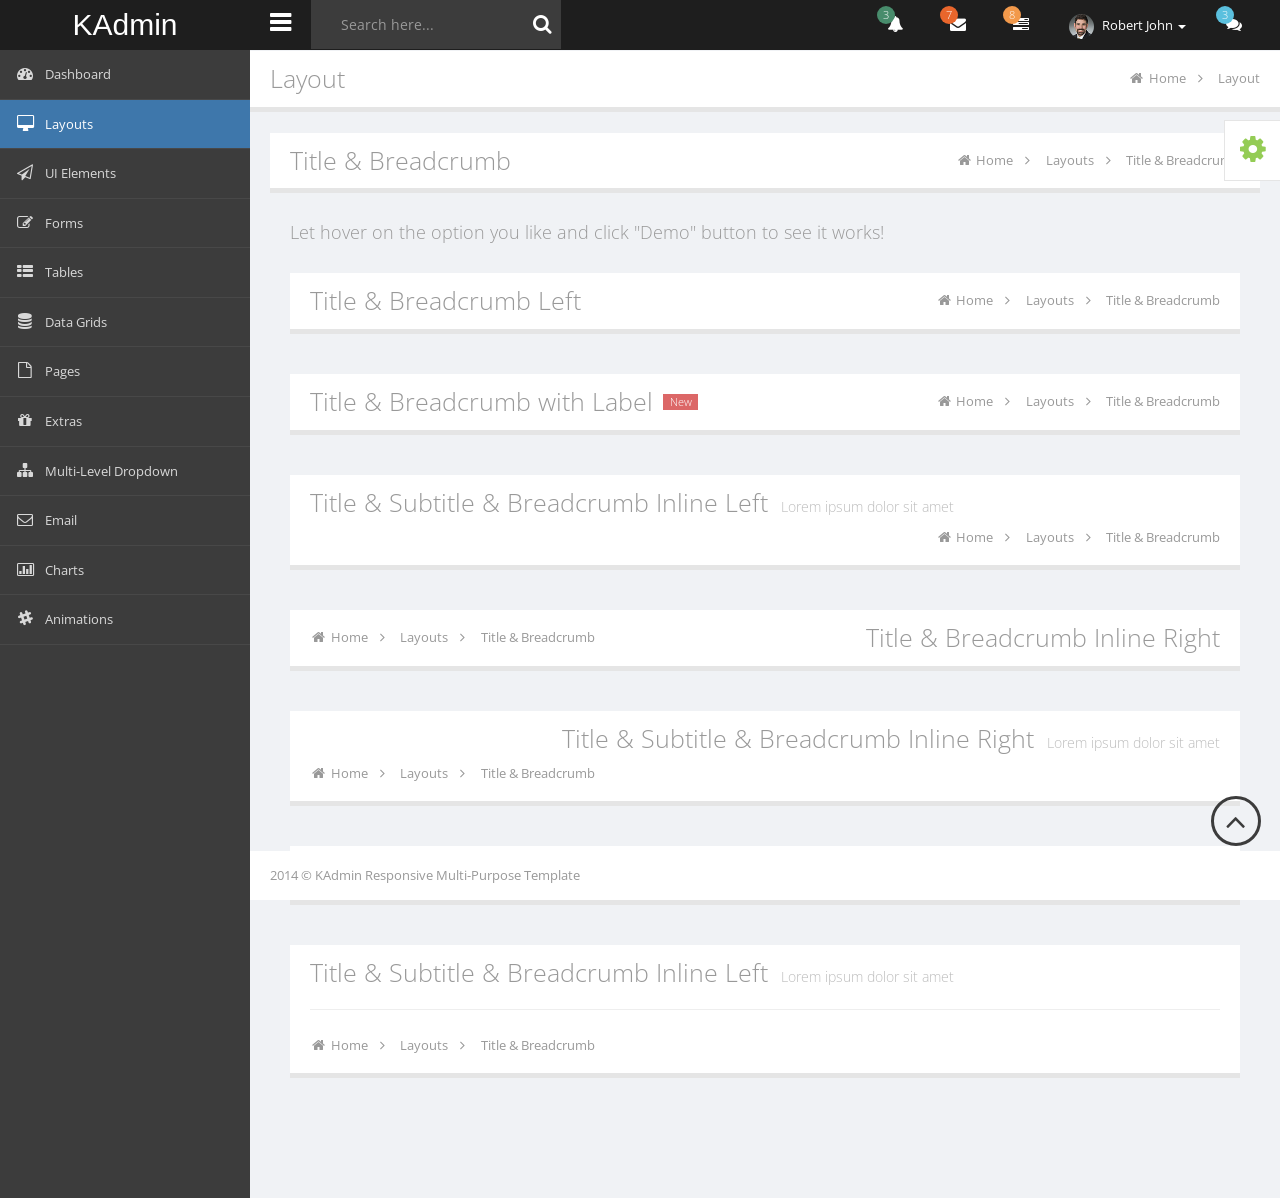
<file: web/merge/Layout.html>
<!DOCTYPE html>
<html lang="en">
<head>
    <title>Layout | Layout</title>
    <meta charset="utf-8">
    <meta http-equiv="X-UA-Compatible" content="IE=edge,chrome=1">
    <meta name="viewport" content="width=device-width, initial-scale=1.0">
    <link rel="shortcut icon" href="images/icons/favicon.ico">
    <link rel="apple-touch-icon" href="images/icons/favicon.png">
    <link rel="apple-touch-icon" sizes="72x72" href="images/icons/favicon-72x72.png">
    <link rel="apple-touch-icon" sizes="114x114" href="images/icons/favicon-114x114.png">
    <!--Loading bootstrap css-->
    <link type="text/css" rel="stylesheet" href="http://fonts.googleapis.com/css?family=Open+Sans:400italic,400,300,700">
    <link type="text/css" rel="stylesheet" href="http://fonts.googleapis.com/css?family=Oswald:400,700,300">
    <link type="text/css" rel="stylesheet" href="styles/jquery-ui-1.10.4.custom.min.css">
    <link type="text/css" rel="stylesheet" href="styles/font-awesome.min.css">
    <link type="text/css" rel="stylesheet" href="styles/bootstrap.min.css">
    <link type="text/css" rel="stylesheet" href="styles/animate.css">
    <link type="text/css" rel="stylesheet" href="styles/all.css">
    <link type="text/css" rel="stylesheet" href="styles/main.css">
    <link type="text/css" rel="stylesheet" href="styles/style-responsive.css">
    <link type="text/css" rel="stylesheet" href="styles/zabuto_calendar.min.css">
    <link type="text/css" rel="stylesheet" href="styles/pace.css">
    <link type="text/css" rel="stylesheet" href="styles/jquery.news-ticker.css">
</head>
<body>
    <div>
        <!--BEGIN THEME SETTING-->
        <div id="theme-setting">
            <a href="#" data-toggle="dropdown" data-step="1" data-intro="&lt;b&gt;Many styles&lt;/b&gt; and &lt;b&gt;colors&lt;/b&gt; be created for you. Let choose one and enjoy it!"
                data-position="left" class="btn-theme-setting"><i class="fa fa-cog"></i></a>
            <div class="content-theme-setting">
                <select id="list-style" class="form-control">
                    <option value="style1">Flat Squared style</option>
                    <option value="style2">Flat Rounded style</option>
                    <option value="style3" selected="selected">Flat Border style</option>
                </select>
            </div>
        </div>
        <!--END THEME SETTING-->
        <!--BEGIN BACK TO TOP-->
        <a id="totop" href="#"><i class="fa fa-angle-up"></i></a>
        <!--END BACK TO TOP-->
        <!--BEGIN TOPBAR-->
        <div id="header-topbar-option-demo" class="page-header-topbar">
            <nav id="topbar" role="navigation" style="margin-bottom: 0;" data-step="3" class="navbar navbar-default navbar-static-top">
            <div class="navbar-header">
                <button type="button" data-toggle="collapse" data-target=".sidebar-collapse" class="navbar-toggle"><span class="sr-only">Toggle navigation</span><span class="icon-bar"></span><span class="icon-bar"></span><span class="icon-bar"></span></button>
                <a id="logo" href="index.html" class="navbar-brand"><span class="fa fa-rocket"></span><span class="logo-text">KAdmin</span><span style="display: none" class="logo-text-icon">µ</span></a></div>
            <div class="topbar-main"><a id="menu-toggle" href="#" class="hidden-xs"><i class="fa fa-bars"></i></a>
                
                <form id="topbar-search" action="" method="" class="hidden-sm hidden-xs">
                    <div class="input-icon right text-white"><a href="#"><i class="fa fa-search"></i></a><input type="text" placeholder="Search here..." class="form-control text-white"/></div>
                </form>
                <div class="news-update-box hidden-xs"><span class="text-uppercase mrm pull-left text-white">News:</span>
                    <ul id="news-update" class="ticker list-unstyled">
                        <li>Welcome to KAdmin - Responsive Multi-Style Admin Template</li>
                        <li>At vero eos et accusamus et iusto odio dignissimos ducimus qui blanditiis praesentium voluptatum deleniti atque.</li>
                    </ul>
                </div>
                <ul class="nav navbar navbar-top-links navbar-right mbn">
                    <li class="dropdown"><a data-hover="dropdown" href="#" class="dropdown-toggle"><i class="fa fa-bell fa-fw"></i><span class="badge badge-green">3</span></a>
                        
                    </li>
                    <li class="dropdown"><a data-hover="dropdown" href="#" class="dropdown-toggle"><i class="fa fa-envelope fa-fw"></i><span class="badge badge-orange">7</span></a>
                        
                    </li>
                    <li class="dropdown"><a data-hover="dropdown" href="#" class="dropdown-toggle"><i class="fa fa-tasks fa-fw"></i><span class="badge badge-yellow">8</span></a>
                        
                    </li>
                    <li class="dropdown topbar-user"><a data-hover="dropdown" href="#" class="dropdown-toggle"><img src="images/avatar/48.jpg" alt="" class="img-responsive img-circle"/>&nbsp;<span class="hidden-xs">Robert John</span>&nbsp;<span class="caret"></span></a>
                       <ul class="dropdown-menu dropdown-user pull-right">
                            <li><a href="#"><i class="fa fa-user"></i>My Profile</a></li>
                            <li><a href="#"><i class="fa fa-calendar"></i>My Calendar</a></li>
                            <li><a href="#"><i class="fa fa-envelope"></i>My Inbox<span class="badge badge-danger">3</span></a></li>
                            <li><a href="#"><i class="fa fa-tasks"></i>My Tasks<span class="badge badge-success">7</span></a></li>
                            <li class="divider"></li>
                            <li><a href="#"><i class="fa fa-lock"></i>Lock Screen</a></li>
                            <li><a href="Login.html"><i class="fa fa-key"></i>Log Out</a></li>
                        </ul>
                    </li>
                    <li id="topbar-chat" class="hidden-xs"><a href="javascript:void(0)" data-step="4" data-intro="&lt;b&gt;Form chat&lt;/b&gt; keep you connecting with other coworker" data-position="left" class="btn-chat"><i class="fa fa-comments"></i><span class="badge badge-info">3</span></a></li>
                </ul>
            </div>
        </nav>
            <!--BEGIN MODAL CONFIG PORTLET-->
            <div id="modal-config" class="modal fade">
                <div class="modal-dialog">
                    <div class="modal-content">
                        <div class="modal-header">
                            <button type="button" data-dismiss="modal" aria-hidden="true" class="close">
                                &times;</button>
                            <h4 class="modal-title">
                                Modal title</h4>
                        </div>
                        <div class="modal-body">
                            <p>
                                Lorem ipsum dolor sit amet, consectetur adipiscing elit. Sed eleifend et nisl eget
                                porta. Curabitur elementum sem molestie nisl varius, eget tempus odio molestie.
                                Nunc vehicula sem arcu, eu pulvinar neque cursus ac. Aliquam ultricies lobortis
                                magna et aliquam. Vestibulum egestas eu urna sed ultricies. Nullam pulvinar dolor
                                vitae quam dictum condimentum. Integer a sodales elit, eu pulvinar leo. Nunc nec
                                aliquam nisi, a mollis neque. Ut vel felis quis tellus hendrerit placerat. Vivamus
                                vel nisl non magna feugiat dignissim sed ut nibh. Nulla elementum, est a pretium
                                hendrerit, arcu risus luctus augue, mattis aliquet orci ligula eget massa. Sed ut
                                ultricies felis.</p>
                        </div>
                        <div class="modal-footer">
                            <button type="button" data-dismiss="modal" class="btn btn-default">
                                Close</button>
                            <button type="button" class="btn btn-primary">
                                Save changes</button>
                        </div>
                    </div>
                </div>
            </div>
            <!--END MODAL CONFIG PORTLET-->
        </div>
        <!--END TOPBAR-->
        <div id="wrapper">
            <!--BEGIN SIDEBAR MENU-->
            <nav id="sidebar" role="navigation" data-step="2" data-intro="Template has &lt;b&gt;many navigation styles&lt;/b&gt;"
                data-position="right" class="navbar-default navbar-static-side">
            <div class="sidebar-collapse menu-scroll">
                <ul id="side-menu" class="nav">
                    
                     <div class="clearfix"></div>
                    <li><a href="dashboard.html"><i class="fa fa-tachometer fa-fw">
                        <div class="icon-bg bg-orange"></div>
                    </i><span class="menu-title">Dashboard</span></a></li>
                    <li class="active"><a href="Layout.html"><i class="fa fa-desktop fa-fw">
                        <div class="icon-bg bg-pink"></div>
                    </i><span class="menu-title">Layouts</span></a>
                       
                    </li>
                    <li><a href="UIElements.html"><i class="fa fa-send-o fa-fw">
                        <div class="icon-bg bg-green"></div>
                    </i><span class="menu-title">UI Elements</span></a>
                       
                    </li>
                    <li><a href="Forms.html"><i class="fa fa-edit fa-fw">
                        <div class="icon-bg bg-violet"></div>
                    </i><span class="menu-title">Forms</span></a>
                      
                    </li>
                    <li><a href="Tables.html"><i class="fa fa-th-list fa-fw">
                        <div class="icon-bg bg-blue"></div>
                    </i><span class="menu-title">Tables</span></a>
                          
                    </li>
                    <li><a href="DataGrid.html"><i class="fa fa-database fa-fw">
                        <div class="icon-bg bg-red"></div>
                    </i><span class="menu-title">Data Grids</span></a>
                      
                    </li>
                    <li><a href="Pages.html"><i class="fa fa-file-o fa-fw">
                        <div class="icon-bg bg-yellow"></div>
                    </i><span class="menu-title">Pages</span></a>
                       
                    </li>
                    <li><a href="Extras.html"><i class="fa fa-gift fa-fw">
                        <div class="icon-bg bg-grey"></div>
                    </i><span class="menu-title">Extras</span></a>
                      
                    </li>
                    <li><a href="Dropdown.html"><i class="fa fa-sitemap fa-fw">
                        <div class="icon-bg bg-dark"></div>
                    </i><span class="menu-title">Multi-Level Dropdown</span></a>
                      
                    </li>
                    <li><a href="Email.html"><i class="fa fa-envelope-o">
                        <div class="icon-bg bg-primary"></div>
                    </i><span class="menu-title">Email</span></a>
                      
                    </li>
                    <li><a href="Charts.html"><i class="fa fa-bar-chart-o fa-fw">
                        <div class="icon-bg bg-orange"></div>
                    </i><span class="menu-title">Charts</span></a>
                       
                    </li>
                    <li><a href="Animation.html"><i class="fa fa-slack fa-fw">
                        <div class="icon-bg bg-green"></div>
                    </i><span class="menu-title">Animations</span></a></li>
                </ul>
            </div>
        </nav>
          
          
            <div id="page-wrapper">
                <!--BEGIN TITLE & BREADCRUMB PAGE-->
                <div id="title-breadcrumb-option-demo" class="page-title-breadcrumb">
                    <div class="page-header pull-left">
                        <div class="page-title">
                            Layout</div>
                    </div>
                    <ol class="breadcrumb page-breadcrumb pull-right">
                        <li><i class="fa fa-home"></i>&nbsp;<a href="dashboard.html">Home</a>&nbsp;&nbsp;<i class="fa fa-angle-right"></i>&nbsp;&nbsp;</li>
                        <li class="hidden"><a href="#">Layout</a>&nbsp;&nbsp;<i class="fa fa-angle-right"></i>&nbsp;&nbsp;</li>
                        <li class="active">Layout</li>
                    </ol>
                    <div class="clearfix">
                    </div>
                </div>
                <!--END TITLE & BREADCRUMB PAGE-->
                <!--BEGIN CONTENT-->
                <div class="page-content">
                    <div id="tab-general">
                        <div class="row mbl">
                            <div class="col-lg-12">
                                
                                            <div class="col-md-12">
                                                <div id="area-chart-spline" style="width: 100%; height: 300px; display: none;">
                                                </div>
                                            </div>
                                
                            </div>

                            <div class="col-lg-12">
                                <!--BEGIN TITLE & BREADCRUMB PAGE-->
                                <div id="title-breadcrumb-option-demo" class="page-title-breadcrumb">
                <div class="page-header pull-left">
                    <div class="page-title">Title &amp; Breadcrumb</div>
                </div>
                <ol class="breadcrumb page-breadcrumb pull-right">
                    <li><i class="fa fa-home"></i>&nbsp;<a href="index.html">Home</a>&nbsp;&nbsp;<i class="fa fa-angle-right"></i>&nbsp;&nbsp;</li>
                    <li><a href="#">Layouts</a>&nbsp;&nbsp;<i class="fa fa-angle-right"></i>&nbsp;&nbsp;</li>
                    <li class="active">Title &amp; Breadcrumb</li>
                </ol>
                <div class="clearfix"></div>
            </div>
                                <!--END TITLE & BREADCRUMB PAGE-->
                                <!--BEGIN CONTENT-->
                                <div class="page-content">
                                    <div id="title-breadcrumb-page" class="row">
                                        <div class="col-lg-12">
                                            <h4 class="mbxl">
                                                Let hover on the option you like and click "Demo" button to see it works!</h4>
                                            <div class="page-title-breadcrumb option-demo">
                                                <div class="page-header pull-left">
                                                    <div class="page-title">
                                                        Title & Breadcrumb Left</div>
                                                </div>
                                                <ol class="breadcrumb page-breadcrumb pull-right">
                                                    <li><i class="fa fa-home"></i>&nbsp;<a href="index.html">Home</a>&nbsp;&nbsp;<i class="fa fa-angle-right"></i>&nbsp;&nbsp;</li>
                                                    <li><a href="#">Layouts</a>&nbsp;&nbsp;<i class="fa fa-angle-right"></i>&nbsp;&nbsp;</li>
                                                    <li class="active">Title &amp; Breadcrumb</li>
                                                </ol>
                                                <div class="clearfix">
                                                </div>
                                            </div>
                                            <div class="mbxxl">
                                            </div>
                                            <div class="page-title-breadcrumb option-demo">
                                                <div class="page-header pull-left">
                                                    <div class="page-title pull-left mrm">
                                                        Title & Breadcrumb with Label</div>
                                                    <span class="label label-primary pull-left mtm">New</span></div>
                                                <ol class="breadcrumb page-breadcrumb pull-right">
                                                    <li><i class="fa fa-home"></i>&nbsp;<a href="index.html">Home</a>&nbsp;&nbsp;<i class="fa fa-angle-right"></i>&nbsp;&nbsp;</li>
                                                    <li><a href="#">Layouts</a>&nbsp;&nbsp;<i class="fa fa-angle-right"></i>&nbsp;&nbsp;</li>
                                                    <li class="active">Title &amp; Breadcrumb</li>
                                                </ol>
                                                <div class="clearfix">
                                                </div>
                                            </div>
                                            <div class="mbxxl">
                                            </div>
                                            <div class="page-title-breadcrumb option-demo">
                                                <div class="page-header pull-left">
                                                    <div class="page-title mrm">
                                                        Title & Subtitle & Breadcrumb Inline Left</div>
                                                    <div class="page-subtitle">
                                                        Lorem ipsum dolor sit amet</div>
                                                </div>
                                                <ol class="breadcrumb page-breadcrumb pull-right">
                                                    <li><i class="fa fa-home"></i>&nbsp;<a href="index.html">Home</a>&nbsp;&nbsp;<i class="fa fa-angle-right"></i>&nbsp;&nbsp;</li>
                                                    <li><a href="#">Layouts</a>&nbsp;&nbsp;<i class="fa fa-angle-right"></i>&nbsp;&nbsp;</li>
                                                    <li class="active">Title &amp; Breadcrumb</li>
                                                </ol>
                                                <div class="clearfix">
                                                </div>
                                            </div>
                                            <div class="mbxxl">
                                            </div>
                                            <div class="page-title-breadcrumb option-demo">
                                                <div class="page-header pull-right">
                                                    <div class="page-title">
                                                        Title & Breadcrumb Inline Right</div>
                                                </div>
                                                <ol class="breadcrumb page-breadcrumb pull-left">
                                                    <li><i class="fa fa-home"></i>&nbsp;<a href="index.html">Home</a>&nbsp;&nbsp;<i class="fa fa-angle-right"></i>&nbsp;&nbsp;</li>
                                                    <li><a href="#">Layouts</a>&nbsp;&nbsp;<i class="fa fa-angle-right"></i>&nbsp;&nbsp;</li>
                                                    <li class="active">Title &amp; Breadcrumb</li>
                                                </ol>
                                                <div class="clearfix">
                                                </div>
                                            </div>
                                            <div class="mbxxl">
                                            </div>
                                            <div class="page-title-breadcrumb option-demo">
                                                <div class="page-header pull-right">
                                                    <div class="page-title mrm">
                                                        Title & Subtitle & Breadcrumb Inline Right</div>
                                                    <div class="page-subtitle">
                                                        Lorem ipsum dolor sit amet</div>
                                                </div>
                                                <ol class="breadcrumb page-breadcrumb pull-left">
                                                    <li><i class="fa fa-home"></i>&nbsp;<a href="index.html">Home</a>&nbsp;&nbsp;<i class="fa fa-angle-right"></i>&nbsp;&nbsp;</li>
                                                    <li><a href="#">Layouts</a>&nbsp;&nbsp;<i class="fa fa-angle-right"></i>&nbsp;&nbsp;</li>
                                                    <li class="active">Title &amp; Breadcrumb</li>
                                                </ol>
                                                <div class="clearfix">
                                                </div>
                                            </div>
                                            <div class="mbxxl">
                                            </div>
                                            <div class="page-title-breadcrumb option-demo">
                                                <div class="page-header pull-right">
                                                    <div class="page-toolbar">
                                                        <button type="button" data-hover="tooltip" title="Download" class="btn btn-blue">
                                                            <i class="fa fa-download"></i>
                                                        </button>
                                                        &nbsp;
                                                        <button type="button" data-hover="tooltip" title="Send Message" class="btn btn-yellow">
                                                            <i class="fa fa-envelope-o"></i>
                                                        </button>
                                                        &nbsp;
                                                        <div class="btn-group">
                                                            <button type="button" data-toggle="dropdown" class="btn btn-orange dropdown-toggle">
                                                                Setting &nbsp;<span class="caret"></span></button>
                                                            <ul class="dropdown-menu pull-right">
                                                                <li><a href="#">Dropdown link</a></li>
                                                                <li><a href="#">Dropdown link</a></li>
                                                            </ul>
                                                        </div>
                                                    </div>
                                                </div>
                                                <ol class="breadcrumb page-breadcrumb pull-left">
                                                    <li><i class="fa fa-home"></i>&nbsp;<a href="index.html">Home</a>&nbsp;&nbsp;<i class="fa fa-angle-right"></i>&nbsp;&nbsp;</li>
                                                    <li><a href="#">Layouts</a>&nbsp;&nbsp;<i class="fa fa-angle-right"></i>&nbsp;&nbsp;</li>
                                                    <li class="active">Title &amp; Breadcrumb</li>
                                                </ol>
                                                <div class="clearfix">
                                                </div>
                                            </div>
                                            <div class="mbxxl">
                                            </div>
                                            <div class="page-title-breadcrumb option-demo">
                                                <div class="page-header">
                                                    <div class="page-title mrm">
                                                        Title & Subtitle & Breadcrumb Inline Left</div>
                                                    <div class="page-subtitle">
                                                        Lorem ipsum dolor sit amet</div>
                                                </div>
                                                <hr />
                                                <ol class="breadcrumb page-breadcrumb">
                                                    <li><i class="fa fa-home"></i>&nbsp;<a href="index.html">Home</a>&nbsp;&nbsp;<i class="fa fa-angle-right"></i>&nbsp;&nbsp;</li>
                                                    <li><a href="#">Layouts</a>&nbsp;&nbsp;<i class="fa fa-angle-right"></i>&nbsp;&nbsp;</li>
                                                    <li class="active">Title &amp; Breadcrumb</li>
                                                </ol>
                                                <div class="clearfix">
                                                </div>
                                            </div>
                                        </div>
                                    </div>
                                </div>
                            </div>
                        </div>
                    </div>
                </div>
                <!--END CONTENT-->
                <!--BEGIN FOOTER-->
                <div id="footer">
                    <div class="copyright">
                        <a href="#">2014 © KAdmin Responsive Multi-Purpose Template</a></div>
                </div>
                <!--END FOOTER-->
            </div>
            <!--END PAGE WRAPPER-->
        </div>
    </div>
    <script src="script/jquery-1.10.2.min.js"></script>
    <script src="script/jquery-migrate-1.2.1.min.js"></script>
    <script src="script/jquery-ui.js"></script>
    <script src="script/bootstrap.min.js"></script>
    <script src="script/bootstrap-hover-dropdown.js"></script>
    <script src="script/html5shiv.js"></script>
    <script src="script/respond.min.js"></script>
    <script src="script/jquery.metisMenu.js"></script>
    <script src="script/jquery.slimscroll.js"></script>
    <script src="script/jquery.cookie.js"></script>
    <script src="script/icheck.min.js"></script>
    <script src="script/custom.min.js"></script>
    <script src="script/jquery.news-ticker.js"></script>
    <script src="script/jquery.menu.js"></script>
    <script src="script/pace.min.js"></script>
    <script src="script/holder.js"></script>
    <script src="script/responsive-tabs.js"></script>
    <script src="script/jquery.flot.js"></script>
    <script src="script/jquery.flot.categories.js"></script>
    <script src="script/jquery.flot.pie.js"></script>
    <script src="script/jquery.flot.tooltip.js"></script>
    <script src="script/jquery.flot.resize.js"></script>
    <script src="script/jquery.flot.fillbetween.js"></script>
    <script src="script/jquery.flot.stack.js"></script>
    <script src="script/jquery.flot.spline.js"></script>
    <script src="script/zabuto_calendar.min.js"></script>
    <script src="script/index.js"></script>
    <!--LOADING SCRIPTS FOR CHARTS-->
    <script src="script/highcharts.js"></script>
    <script src="script/data.js"></script>
    <script src="script/drilldown.js"></script>
    <script src="script/exporting.js"></script>
    <script src="script/highcharts-more.js"></script>
    <script src="script/charts-highchart-pie.js"></script>
    <script src="script/charts-highchart-more.js"></script>
    <!--CORE JAVASCRIPT-->
    <script src="script/main.js"></script>
    
</body>
</html>
</file>
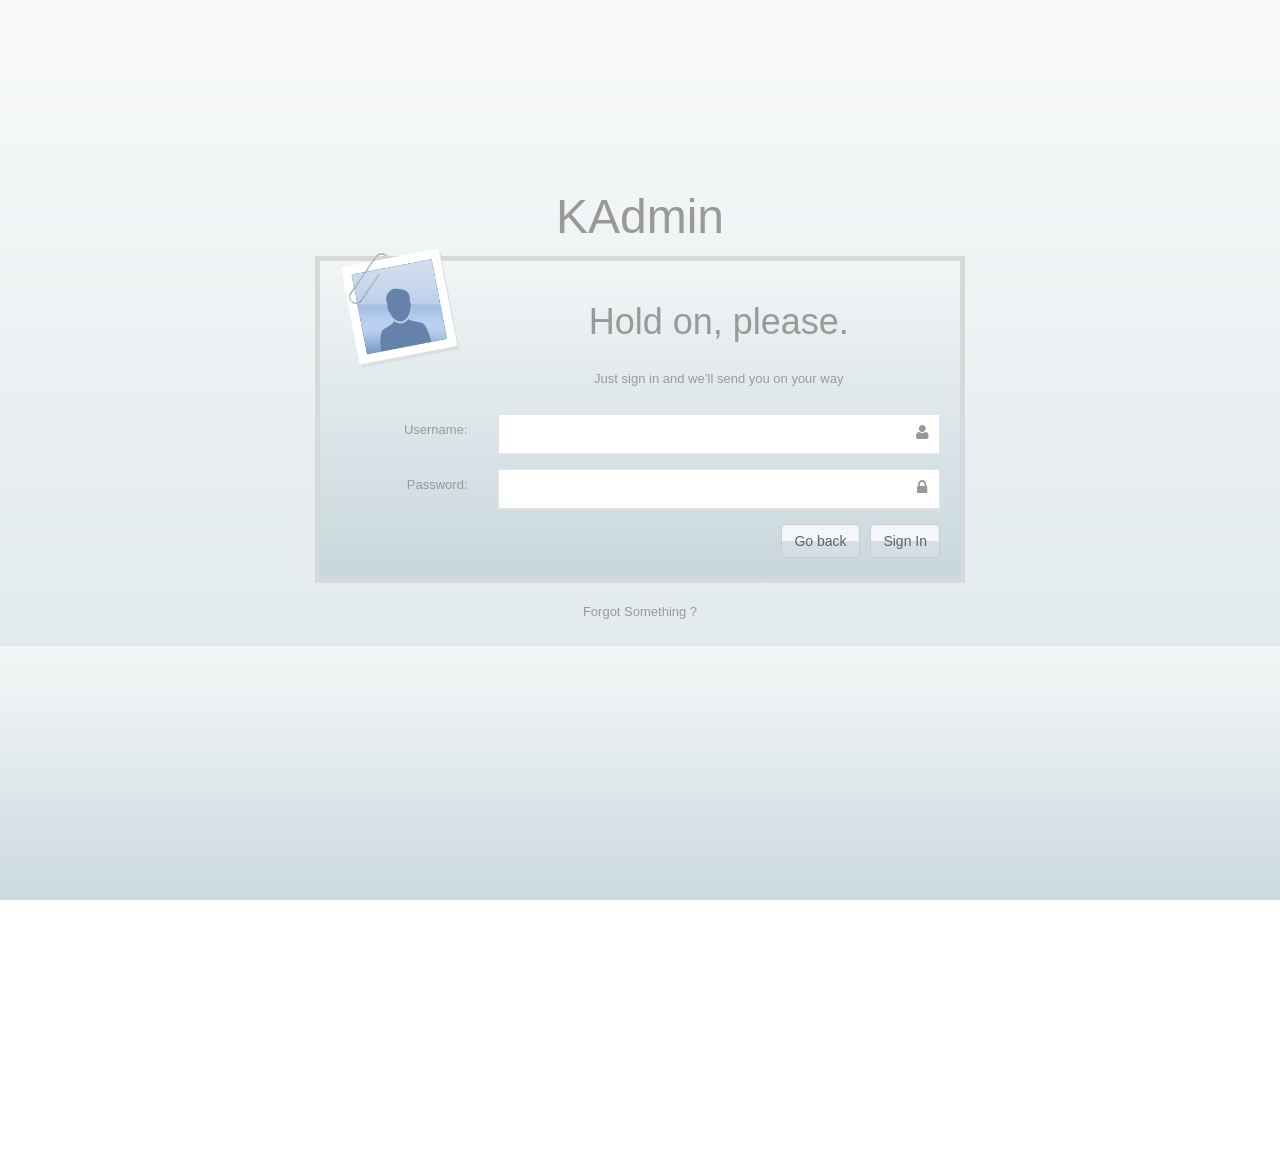
<file: web/merge/Login.html>
<!DOCTYPE html>
<html lang="en">
<head>
    <title>Login</title>
    <meta charset="utf-8">
    <meta http-equiv="X-UA-Compatible" content="IE=edge">
    <meta name="viewport" content="width=device-width, initial-scale=1.0">
    <link type="text/css" href="http://fonts.googleapis.com/css?family=Open+Sans:400italic,700italic,800italic,400,700,800">
    <link type="text/css" rel="stylesheet" href="http://fonts.googleapis.com/css?family=Oswald:400,700,300">
    <link type="text/css" rel="stylesheet" href="styles/font-awesome.min.css">
    <link type="text/css" rel="stylesheet" href="styles/bootstrap.min.css">
    <link type="text/css" rel="stylesheet" href="styles/animate.css">
    <link type="text/css" rel="stylesheet" href="styles/all.css">
    <link type="text/css" rel="stylesheet" href="styles/main.css">
    <link type="text/css" rel="stylesheet" href="styles/style-responsive.css">
</head>
<body style="background: url('images/bg/bg.png') center center fixed;">
    <div class="page-form">
        <div class="panel panel-blue">
            <div class="panel-body pan">
                <form action="#" class="form-horizontal">
                <div class="form-body pal">
                    <div class="col-md-12 text-center">
                        <h1 style="margin-top: -90px; font-size: 48px;">
                            KAdmin</h1>
                        <br />
                    </div>
                    <div class="form-group">
                        <div class="col-md-3">
                            <img src="images/avatar/profile-pic.png" class="img-responsive" style="margin-top: -35px;" />
                        </div>
                        <div class="col-md-9 text-center">
                            <h1>
                                Hold on, please.</h1>
                            <br />
                            <p>
                                Just sign in and we’ll send you on your way</p>
                        </div>
                    </div>
                    <div class="form-group">
                        <label for="inputName" class="col-md-3 control-label">
                            Username:</label>
                        <div class="col-md-9">
                            <div class="input-icon right">
                                <i class="fa fa-user"></i>
                                <input id="inputName" type="text" placeholder="" class="form-control" /></div>
                        </div>
                    </div>
                    <div class="form-group">
                        <label for="inputPassword" class="col-md-3 control-label">
                            Password:</label>
                        <div class="col-md-9">
                            <div class="input-icon right">
                                <i class="fa fa-lock"></i>
                                <input id="inputPassword" type="text" placeholder="" class="form-control" /></div>
                        </div>
                    </div>
                    <div class="form-group mbn">
                        <div class="col-lg-12" align="right">
                            <div class="form-group mbn">
                                <div class="col-lg-3">
                                    &nbsp;
                                </div>
                                <div class="col-lg-9">
                                    <a href="Login.html" class="btn btn-default">Go back</a>&nbsp;&nbsp;
                                    <button type="submit" class="btn btn-default">
                                        Sign In</button>
                                </div>
                            </div>
                        </div>
                    </div>
                </div>
                </form>
            </div>
        </div>
        <div class="col-lg-12 text-center">
            <p>
                Forgot Something ?
            </p>
        </div>
    </div>
</body>
</html>
</file>
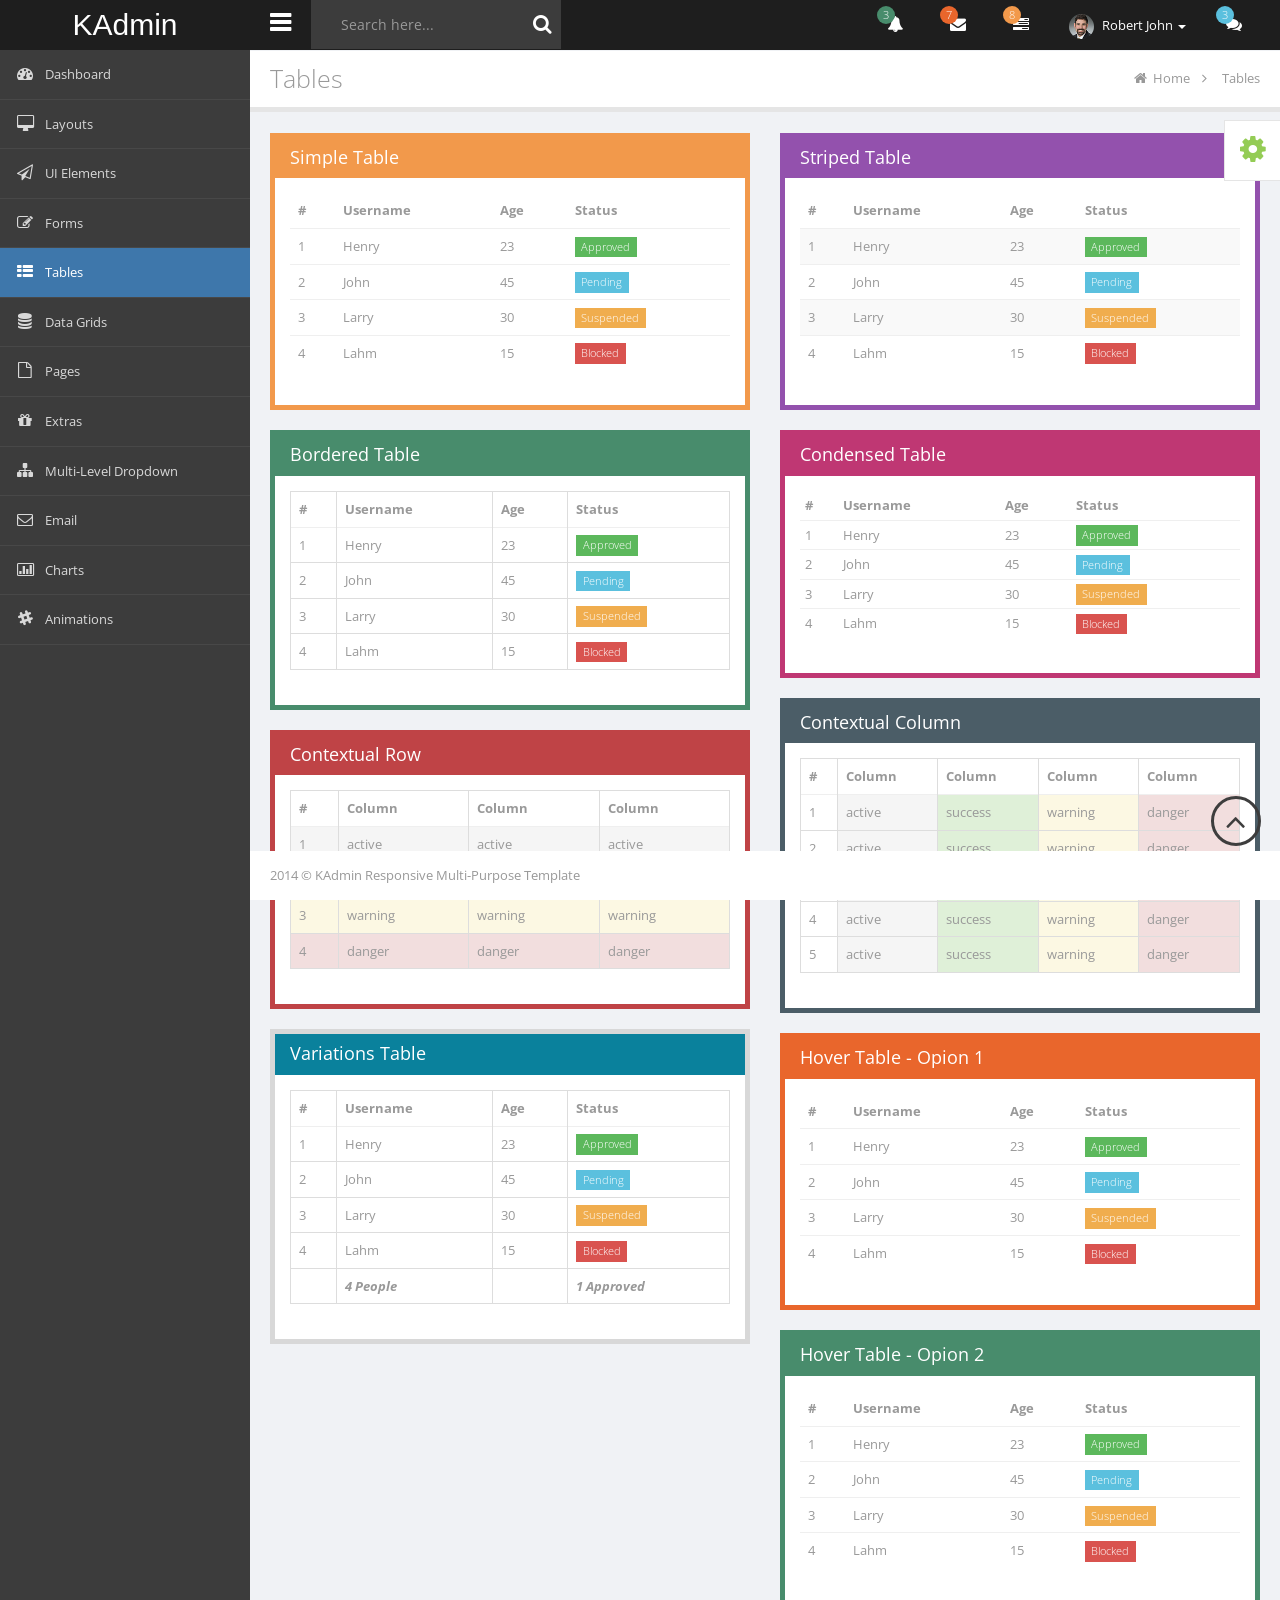
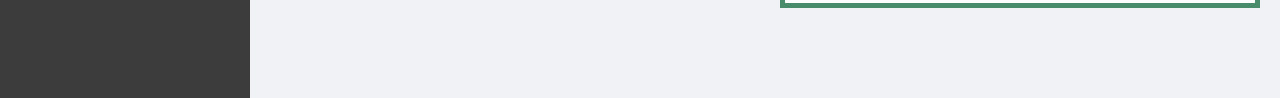
<file: web/merge/Tables.html>
<!DOCTYPE html>
<html lang="en">
<head>
    <title>Tables | Tables</title>
    <meta charset="utf-8">
    <meta http-equiv="X-UA-Compatible" content="IE=edge,chrome=1">
    <meta name="viewport" content="width=device-width, initial-scale=1.0">
    <link rel="shortcut icon" href="images/icons/favicon.ico">
    <link rel="apple-touch-icon" href="images/icons/favicon.png">
    <link rel="apple-touch-icon" sizes="72x72" href="images/icons/favicon-72x72.png">
    <link rel="apple-touch-icon" sizes="114x114" href="images/icons/favicon-114x114.png">
    <!--Loading bootstrap css-->
    <link type="text/css" rel="stylesheet" href="http://fonts.googleapis.com/css?family=Open+Sans:400italic,400,300,700">
    <link type="text/css" rel="stylesheet" href="http://fonts.googleapis.com/css?family=Oswald:400,700,300">
    <link type="text/css" rel="stylesheet" href="styles/jquery-ui-1.10.4.custom.min.css">
    <link type="text/css" rel="stylesheet" href="styles/font-awesome.min.css">
    <link type="text/css" rel="stylesheet" href="styles/bootstrap.min.css">
    <link type="text/css" rel="stylesheet" href="styles/animate.css">
    <link type="text/css" rel="stylesheet" href="styles/all.css">
    <link type="text/css" rel="stylesheet" href="styles/main.css">
    <link type="text/css" rel="stylesheet" href="styles/style-responsive.css">
    <link type="text/css" rel="stylesheet" href="styles/zabuto_calendar.min.css">
    <link type="text/css" rel="stylesheet" href="styles/pace.css">
    <link type="text/css" rel="stylesheet" href="styles/jquery.news-ticker.css">
</head>
<body>
    <div>
        <!--BEGIN THEME SETTING-->
        <div id="theme-setting">
            <a href="#" data-toggle="dropdown" data-step="1" data-intro="&lt;b&gt;Many styles&lt;/b&gt; and &lt;b&gt;colors&lt;/b&gt; be created for you. Let choose one and enjoy it!"
                data-position="left" class="btn-theme-setting"><i class="fa fa-cog"></i></a>
            <div class="content-theme-setting">
                <select id="list-style" class="form-control">
                    <option value="style1">Flat Squared style</option>
                    <option value="style2">Flat Rounded style</option>
                    <option value="style3" selected="selected">Flat Border style</option>
                </select>
            </div>
        </div>
        <!--END THEME SETTING-->
        <!--BEGIN BACK TO TOP-->
        <a id="totop" href="#"><i class="fa fa-angle-up"></i></a>
        <!--END BACK TO TOP-->
        <!--BEGIN TOPBAR-->
        <div id="header-topbar-option-demo" class="page-header-topbar">
            <nav id="topbar" role="navigation" style="margin-bottom: 0;" data-step="3" class="navbar navbar-default navbar-static-top">
            <div class="navbar-header">
                <button type="button" data-toggle="collapse" data-target=".sidebar-collapse" class="navbar-toggle"><span class="sr-only">Toggle navigation</span><span class="icon-bar"></span><span class="icon-bar"></span><span class="icon-bar"></span></button>
                <a id="logo" href="index.html" class="navbar-brand"><span class="fa fa-rocket"></span><span class="logo-text">KAdmin</span><span style="display: none" class="logo-text-icon">µ</span></a></div>
            <div class="topbar-main"><a id="menu-toggle" href="#" class="hidden-xs"><i class="fa fa-bars"></i></a>
                
                <form id="topbar-search" action="" method="" class="hidden-sm hidden-xs">
                    <div class="input-icon right text-white"><a href="#"><i class="fa fa-search"></i></a><input type="text" placeholder="Search here..." class="form-control text-white"/></div>
                </form>
                <div class="news-update-box hidden-xs"><span class="text-uppercase mrm pull-left text-white">News:</span>
                    <ul id="news-update" class="ticker list-unstyled">
                        <li>Welcome to KAdmin - Responsive Multi-Style Admin Template</li>
                        <li>At vero eos et accusamus et iusto odio dignissimos ducimus qui blanditiis praesentium voluptatum deleniti atque.</li>
                    </ul>
                </div>
                <ul class="nav navbar navbar-top-links navbar-right mbn">
                    <li class="dropdown"><a data-hover="dropdown" href="#" class="dropdown-toggle"><i class="fa fa-bell fa-fw"></i><span class="badge badge-green">3</span></a>
                        
                    </li>
                    <li class="dropdown"><a data-hover="dropdown" href="#" class="dropdown-toggle"><i class="fa fa-envelope fa-fw"></i><span class="badge badge-orange">7</span></a>
                        
                    </li>
                    <li class="dropdown"><a data-hover="dropdown" href="#" class="dropdown-toggle"><i class="fa fa-tasks fa-fw"></i><span class="badge badge-yellow">8</span></a>
                        
                    </li>
                    <li class="dropdown topbar-user"><a data-hover="dropdown" href="#" class="dropdown-toggle"><img src="images/avatar/48.jpg" alt="" class="img-responsive img-circle"/>&nbsp;<span class="hidden-xs">Robert John</span>&nbsp;<span class="caret"></span></a>
                        <ul class="dropdown-menu dropdown-user pull-right">
                            <li><a href="#"><i class="fa fa-user"></i>My Profile</a></li>
                            <li><a href="#"><i class="fa fa-calendar"></i>My Calendar</a></li>
                            <li><a href="#"><i class="fa fa-envelope"></i>My Inbox<span class="badge badge-danger">3</span></a></li>
                            <li><a href="#"><i class="fa fa-tasks"></i>My Tasks<span class="badge badge-success">7</span></a></li>
                            <li class="divider"></li>
                            <li><a href="#"><i class="fa fa-lock"></i>Lock Screen</a></li>
                            <li><a href="Login.html"><i class="fa fa-key"></i>Log Out</a></li>
                        </ul>
                    </li>
                    <li id="topbar-chat" class="hidden-xs"><a href="javascript:void(0)" data-step="4" data-intro="&lt;b&gt;Form chat&lt;/b&gt; keep you connecting with other coworker" data-position="left" class="btn-chat"><i class="fa fa-comments"></i><span class="badge badge-info">3</span></a></li>
                </ul>
            </div>
        </nav>
            <!--BEGIN MODAL CONFIG PORTLET-->
            <div id="modal-config" class="modal fade">
                <div class="modal-dialog">
                    <div class="modal-content">
                        <div class="modal-header">
                            <button type="button" data-dismiss="modal" aria-hidden="true" class="close">
                                &times;</button>
                            <h4 class="modal-title">
                                Modal title</h4>
                        </div>
                        <div class="modal-body">
                            <p>
                                Lorem ipsum dolor sit amet, consectetur adipiscing elit. Sed eleifend et nisl eget
                                porta. Curabitur elementum sem molestie nisl varius, eget tempus odio molestie.
                                Nunc vehicula sem arcu, eu pulvinar neque cursus ac. Aliquam ultricies lobortis
                                magna et aliquam. Vestibulum egestas eu urna sed ultricies. Nullam pulvinar dolor
                                vitae quam dictum condimentum. Integer a sodales elit, eu pulvinar leo. Nunc nec
                                aliquam nisi, a mollis neque. Ut vel felis quis tellus hendrerit placerat. Vivamus
                                vel nisl non magna feugiat dignissim sed ut nibh. Nulla elementum, est a pretium
                                hendrerit, arcu risus luctus augue, mattis aliquet orci ligula eget massa. Sed ut
                                ultricies felis.</p>
                        </div>
                        <div class="modal-footer">
                            <button type="button" data-dismiss="modal" class="btn btn-default">
                                Close</button>
                            <button type="button" class="btn btn-primary">
                                Save changes</button>
                        </div>
                    </div>
                </div>
            </div>
            <!--END MODAL CONFIG PORTLET-->
        </div>
        <!--END TOPBAR-->
        <div id="wrapper">
            <!--BEGIN SIDEBAR MENU-->
            <nav id="sidebar" role="navigation" data-step="2" data-intro="Template has &lt;b&gt;many navigation styles&lt;/b&gt;"
                data-position="right" class="navbar-default navbar-static-side">
            <div class="sidebar-collapse menu-scroll">
                <ul id="side-menu" class="nav">
                    
                     <div class="clearfix"></div>
                    <li><a href="dashboard.html"><i class="fa fa-tachometer fa-fw">
                        <div class="icon-bg bg-orange"></div>
                    </i><span class="menu-title">Dashboard</span></a></li>
                    <li><a href="Layout.html"><i class="fa fa-desktop fa-fw">
                        <div class="icon-bg bg-pink"></div>
                    </i><span class="menu-title">Layouts</span></a>
                       
                    </li>
                    <li><a href="UIElements.html"><i class="fa fa-send-o fa-fw">
                        <div class="icon-bg bg-green"></div>
                    </i><span class="menu-title">UI Elements</span></a>
                       
                    </li>
                    <li><a href="Forms.html"><i class="fa fa-edit fa-fw">
                        <div class="icon-bg bg-violet"></div>
                    </i><span class="menu-title">Forms</span></a>
                      
                    </li>
                    <li class="active"><a href="Tables.html"><i class="fa fa-th-list fa-fw">
                        <div class="icon-bg bg-blue"></div>
                    </i><span class="menu-title">Tables</span></a>
                          
                    </li>
                    <li><a href="DataGrid.html"><i class="fa fa-database fa-fw">
                        <div class="icon-bg bg-red"></div>
                    </i><span class="menu-title">Data Grids</span></a>
                      
                    </li>
                    <li><a href="Pages.html"><i class="fa fa-file-o fa-fw">
                        <div class="icon-bg bg-yellow"></div>
                    </i><span class="menu-title">Pages</span></a>
                       
                    </li>
                    <li><a href="Extras.html"><i class="fa fa-gift fa-fw">
                        <div class="icon-bg bg-grey"></div>
                    </i><span class="menu-title">Extras</span></a>
                      
                    </li>
                    <li><a href="Dropdown.html"><i class="fa fa-sitemap fa-fw">
                        <div class="icon-bg bg-dark"></div>
                    </i><span class="menu-title">Multi-Level Dropdown</span></a>
                      
                    </li>
                    <li><a href="Email.html"><i class="fa fa-envelope-o">
                        <div class="icon-bg bg-primary"></div>
                    </i><span class="menu-title">Email</span></a>
                      
                    </li>
                    <li><a href="Charts.html"><i class="fa fa-bar-chart-o fa-fw">
                        <div class="icon-bg bg-orange"></div>
                    </i><span class="menu-title">Charts</span></a>
                       
                    </li>
                    <li><a href="Animation.html"><i class="fa fa-slack fa-fw">
                        <div class="icon-bg bg-green"></div>
                    </i><span class="menu-title">Animations</span></a></li>
                </ul>
            </div>
        </nav>
          
          
            <div id="page-wrapper">
                <!--BEGIN TITLE & BREADCRUMB PAGE-->
                <div id="title-breadcrumb-option-demo" class="page-title-breadcrumb">
                    <div class="page-header pull-left">
                        <div class="page-title">
                            Tables</div>
                    </div>
                    <ol class="breadcrumb page-breadcrumb pull-right">
                        <li><i class="fa fa-home"></i>&nbsp;<a href="dashboard.html">Home</a>&nbsp;&nbsp;<i class="fa fa-angle-right"></i>&nbsp;&nbsp;</li>
                        <li class="hidden"><a href="#">Tables</a>&nbsp;&nbsp;<i class="fa fa-angle-right"></i>&nbsp;&nbsp;</li>
                        <li class="active">Tables</li>
                    </ol>
                    <div class="clearfix">
                    </div>
                </div>
                <!--END TITLE & BREADCRUMB PAGE-->
                <!--BEGIN CONTENT-->
                <div class="page-content">
                    <div id="tab-general">
                        <div class="row mbl">
                            <div class="col-lg-12">
                                
                                            <div class="col-md-12">
                                                <div id="area-chart-spline" style="width: 100%; height: 300px; display: none;">
                                                </div>
                                            </div>
                                
                            </div>

                            <div class="col-lg-12">
                            <div class="row">
                    <div class="col-lg-6">
                        <div class="panel panel-yellow">
                            <div class="panel-heading">Simple Table</div>
                            <div class="panel-body">
                                <table class="table table-hover">
                                    <thead>
                                    <tr>
                                        <th>#</th>
                                        <th>Username</th>
                                        <th>Age</th>
                                        <th>Status</th>
                                    </tr>
                                    </thead>
                                    <tbody>
                                    <tr>
                                        <td>1</td>
                                        <td>Henry</td>
                                        <td>23</td>
                                        <td><span class="label label-sm label-success">Approved</span></td>
                                    </tr>
                                    <tr>
                                        <td>2</td>
                                        <td>John</td>
                                        <td>45</td>
                                        <td><span class="label label-sm label-info">Pending</span></td>
                                    </tr>
                                    <tr>
                                        <td>3</td>
                                        <td>Larry</td>
                                        <td>30</td>
                                        <td><span class="label label-sm label-warning">Suspended</span></td>
                                    </tr>
                                    <tr>
                                        <td>4</td>
                                        <td>Lahm</td>
                                        <td>15</td>
                                        <td><span class="label label-sm label-danger">Blocked</span></td>
                                    </tr>
                                    </tbody>
                                </table>
                            </div>
                        </div>
                        <div class="panel panel-green">
                            <div class="panel-heading">Bordered Table</div>
                            <div class="panel-body">
                                <table class="table table-hover table-bordered">
                                    <thead>
                                    <tr>
                                        <th>#</th>
                                        <th>Username</th>
                                        <th>Age</th>
                                        <th>Status</th>
                                    </tr>
                                    </thead>
                                    <tbody>
                                    <tr>
                                        <td>1</td>
                                        <td>Henry</td>
                                        <td>23</td>
                                        <td><span class="label label-sm label-success">Approved</span></td>
                                    </tr>
                                    <tr>
                                        <td>2</td>
                                        <td>John</td>
                                        <td>45</td>
                                        <td><span class="label label-sm label-info">Pending</span></td>
                                    </tr>
                                    <tr>
                                        <td>3</td>
                                        <td>Larry</td>
                                        <td>30</td>
                                        <td><span class="label label-sm label-warning">Suspended</span></td>
                                    </tr>
                                    <tr>
                                        <td>4</td>
                                        <td>Lahm</td>
                                        <td>15</td>
                                        <td><span class="label label-sm label-danger">Blocked</span></td>
                                    </tr>
                                    </tbody>
                                </table>
                            </div>
                        </div>
                        <div class="panel panel-red">
                            <div class="panel-heading">Contextual Row</div>
                            <div class="panel-body">
                                <table class="table table-hover table-bordered">
                                    <thead>
                                    <tr>
                                        <th>#</th>
                                        <th>Column</th>
                                        <th>Column</th>
                                        <th>Column</th>
                                    </tr>
                                    </thead>
                                    <tbody>
                                    <tr class="active">
                                        <td>1</td>
                                        <td>active</td>
                                        <td>active</td>
                                        <td>active</td>
                                    </tr>
                                    <tr class="success">
                                        <td>2</td>
                                        <td>success</td>
                                        <td>success</td>
                                        <td>success</td>
                                    </tr>
                                    <tr class="warning">
                                        <td>3</td>
                                        <td>warning</td>
                                        <td>warning</td>
                                        <td>warning</td>
                                    </tr>
                                    <tr class="danger">
                                        <td>4</td>
                                        <td>danger</td>
                                        <td>danger</td>
                                        <td>danger</td>
                                    </tr>
                                    </tbody>
                                </table>
                            </div>
                        </div>
                        <div class="panel panel-blue" style="background:#FFF;">
                            <div class="panel-heading">Variations Table</div>
                            <div class="panel-body">
                                <table class="table table-hover table-bordered">
                                    <thead>
                                    <tr>
                                        <th>#</th>
                                        <th>Username</th>
                                        <th>Age</th>
                                        <th>Status</th>
                                    </tr>
                                    </thead>
                                    <tbody>
                                    <tr>
                                        <td>1</td>
                                        <td>Henry</td>
                                        <td>23</td>
                                        <td><span class="label label-sm label-success">Approved</span></td>
                                    </tr>
                                    <tr>
                                        <td>2</td>
                                        <td>John</td>
                                        <td>45</td>
                                        <td><span class="label label-sm label-info">Pending</span></td>
                                    </tr>
                                    <tr>
                                        <td>3</td>
                                        <td>Larry</td>
                                        <td>30</td>
                                        <td><span class="label label-sm label-warning">Suspended</span></td>
                                    </tr>
                                    <tr>
                                        <td>4</td>
                                        <td>Lahm</td>
                                        <td>15</td>
                                        <td><span class="label label-sm label-danger">Blocked</span></td>
                                    </tr>
                                    </tbody>
                                    <tfoot>
                                    <tr>
                                        <th></th>
                                        <th><i>4 People</i></th>
                                        <th></th>
                                        <th><i>1 Approved</i></th>
                                    </tr>
                                    </tfoot>
                                </table>
                            </div>
                        </div>
                    </div>
                    <div class="col-lg-6">
                        <div class="panel panel-violet">
                            <div class="panel-heading">Striped Table</div>
                            <div class="panel-body">
                                <table class="table table-hover table-striped">
                                    <thead>
                                    <tr>
                                        <th>#</th>
                                        <th>Username</th>
                                        <th>Age</th>
                                        <th>Status</th>
                                    </tr>
                                    </thead>
                                    <tbody>
                                    <tr>
                                        <td>1</td>
                                        <td>Henry</td>
                                        <td>23</td>
                                        <td><span class="label label-sm label-success">Approved</span></td>
                                    </tr>
                                    <tr>
                                        <td>2</td>
                                        <td>John</td>
                                        <td>45</td>
                                        <td><span class="label label-sm label-info">Pending</span></td>
                                    </tr>
                                    <tr>
                                        <td>3</td>
                                        <td>Larry</td>
                                        <td>30</td>
                                        <td><span class="label label-sm label-warning">Suspended</span></td>
                                    </tr>
                                    <tr>
                                        <td>4</td>
                                        <td>Lahm</td>
                                        <td>15</td>
                                        <td><span class="label label-sm label-danger">Blocked</span></td>
                                    </tr>
                                    </tbody>
                                </table>
                            </div>
                        </div>
                        <div class="panel panel-pink">
                            <div class="panel-heading">Condensed Table</div>
                            <div class="panel-body">
                                <table class="table table-hover table-condensed">
                                    <thead>
                                    <tr>
                                        <th>#</th>
                                        <th>Username</th>
                                        <th>Age</th>
                                        <th>Status</th>
                                    </tr>
                                    </thead>
                                    <tbody>
                                    <tr>
                                        <td>1</td>
                                        <td>Henry</td>
                                        <td>23</td>
                                        <td><span class="label label-sm label-success">Approved</span></td>
                                    </tr>
                                    <tr>
                                        <td>2</td>
                                        <td>John</td>
                                        <td>45</td>
                                        <td><span class="label label-sm label-info">Pending</span></td>
                                    </tr>
                                    <tr>
                                        <td>3</td>
                                        <td>Larry</td>
                                        <td>30</td>
                                        <td><span class="label label-sm label-warning">Suspended</span></td>
                                    </tr>
                                    <tr>
                                        <td>4</td>
                                        <td>Lahm</td>
                                        <td>15</td>
                                        <td><span class="label label-sm label-danger">Blocked</span></td>
                                    </tr>
                                    </tbody>
                                </table>
                            </div>
                        </div>
                        <div class="panel panel-grey">
                            <div class="panel-heading">Contextual Column</div>
                            <div class="panel-body">
                                <table class="table table-hover table-bordered">
                                    <thead>
                                    <tr>
                                        <th>#</th>
                                        <th>Column</th>
                                        <th>Column</th>
                                        <th>Column</th>
                                        <th>Column</th>
                                    </tr>
                                    </thead>
                                    <tbody>
                                    <tr>
                                        <td>1</td>
                                        <td class="active">active</td>
                                        <td class="success">success</td>
                                        <td class="warning">warning</td>
                                        <td class="danger">danger</td>
                                    </tr>
                                    <tr>
                                        <td>2</td>
                                        <td class="active">active</td>
                                        <td class="success">success</td>
                                        <td class="warning">warning</td>
                                        <td class="danger">danger</td>
                                    </tr>
                                    <tr>
                                        <td>3</td>
                                        <td class="active">active</td>
                                        <td class="success">success</td>
                                        <td class="warning">warning</td>
                                        <td class="danger">danger</td>
                                    </tr>
                                    <tr>
                                        <td>4</td>
                                        <td class="active">active</td>
                                        <td class="success">success</td>
                                        <td class="warning">warning</td>
                                        <td class="danger">danger</td>
                                    </tr>
                                    <tr>
                                        <td>5</td>
                                        <td class="active">active</td>
                                        <td class="success">success</td>
                                        <td class="warning">warning</td>
                                        <td class="danger">danger</td>
                                    </tr>
                                    </tbody>
                                </table>
                            </div>
                        </div>
                        <div class="panel panel-orange">
                            <div class="panel-heading">Hover Table - Opion 1</div>
                            <div class="panel-body">
                                <table class="table table-hover">
                                    <thead>
                                    <tr>
                                        <th>#</th>
                                        <th>Username</th>
                                        <th>Age</th>
                                        <th>Status</th>
                                    </tr>
                                    </thead>
                                    <tbody>
                                    <tr>
                                        <td>1</td>
                                        <td>Henry</td>
                                        <td>23</td>
                                        <td><span class="label label-sm label-success">Approved</span></td>
                                    </tr>
                                    <tr>
                                        <td>2</td>
                                        <td>John</td>
                                        <td>45</td>
                                        <td><span class="label label-sm label-info">Pending</span></td>
                                    </tr>
                                    <tr>
                                        <td>3</td>
                                        <td>Larry</td>
                                        <td>30</td>
                                        <td><span class="label label-sm label-warning">Suspended</span></td>
                                    </tr>
                                    <tr>
                                        <td>4</td>
                                        <td>Lahm</td>
                                        <td>15</td>
                                        <td><span class="label label-sm label-danger">Blocked</span></td>
                                    </tr>
                                    </tbody>
                                </table>
                            </div>
                        </div>
                        <div class="panel panel-green">
                            <div class="panel-heading">Hover Table - Opion 2</div>
                            <div class="panel-body">
                                <table class="table table-hover-color">
                                    <thead>
                                    <tr>
                                        <th>#</th>
                                        <th>Username</th>
                                        <th>Age</th>
                                        <th>Status</th>
                                    </tr>
                                    </thead>
                                    <tbody>
                                    <tr>
                                        <td>1</td>
                                        <td>Henry</td>
                                        <td>23</td>
                                        <td><span class="label label-sm label-success">Approved</span></td>
                                    </tr>
                                    <tr>
                                        <td>2</td>
                                        <td>John</td>
                                        <td>45</td>
                                        <td><span class="label label-sm label-info">Pending</span></td>
                                    </tr>
                                    <tr>
                                        <td>3</td>
                                        <td>Larry</td>
                                        <td>30</td>
                                        <td><span class="label label-sm label-warning">Suspended</span></td>
                                    </tr>
                                    <tr>
                                        <td>4</td>
                                        <td>Lahm</td>
                                        <td>15</td>
                                        <td><span class="label label-sm label-danger">Blocked</span></td>
                                    </tr>
                                    </tbody>
                                </table>
                            </div>
                        </div>
                    </div>
                </div>
                            
                            
                            </div>
                            
                        </div>
                    </div>
                </div>
                <!--END CONTENT-->
                <!--BEGIN FOOTER-->
                <div id="footer">
                    <div class="copyright">
                        <a href="#">2014 © KAdmin Responsive Multi-Purpose Template</a></div>
                </div>
                <!--END FOOTER-->
            </div>
            <!--END PAGE WRAPPER-->
        </div>
    </div>
    <script src="script/jquery-1.10.2.min.js"></script>
    <script src="script/jquery-migrate-1.2.1.min.js"></script>
    <script src="script/jquery-ui.js"></script>
    <script src="script/bootstrap.min.js"></script>
    <script src="script/bootstrap-hover-dropdown.js"></script>
    <script src="script/html5shiv.js"></script>
    <script src="script/respond.min.js"></script>
    <script src="script/jquery.metisMenu.js"></script>
    <script src="script/jquery.slimscroll.js"></script>
    <script src="script/jquery.cookie.js"></script>
    <script src="script/icheck.min.js"></script>
    <script src="script/custom.min.js"></script>
    <script src="script/jquery.news-ticker.js"></script>
    <script src="script/jquery.menu.js"></script>
    <script src="script/pace.min.js"></script>
    <script src="script/holder.js"></script>
    <script src="script/responsive-tabs.js"></script>
    <script src="script/jquery.flot.js"></script>
    <script src="script/jquery.flot.categories.js"></script>
    <script src="script/jquery.flot.pie.js"></script>
    <script src="script/jquery.flot.tooltip.js"></script>
    <script src="script/jquery.flot.resize.js"></script>
    <script src="script/jquery.flot.fillbetween.js"></script>
    <script src="script/jquery.flot.stack.js"></script>
    <script src="script/jquery.flot.spline.js"></script>
    <script src="script/zabuto_calendar.min.js"></script>
    <script src="script/index.js"></script>
    <!--LOADING SCRIPTS FOR CHARTS-->
    <script src="script/highcharts.js"></script>
    <script src="script/data.js"></script>
    <script src="script/drilldown.js"></script>
    <script src="script/exporting.js"></script>
    <script src="script/highcharts-more.js"></script>
    <script src="script/charts-highchart-pie.js"></script>
    <script src="script/charts-highchart-more.js"></script>
    <!--CORE JAVASCRIPT-->
    <script src="script/main.js"></script>
    
</body>
</html>
</file>
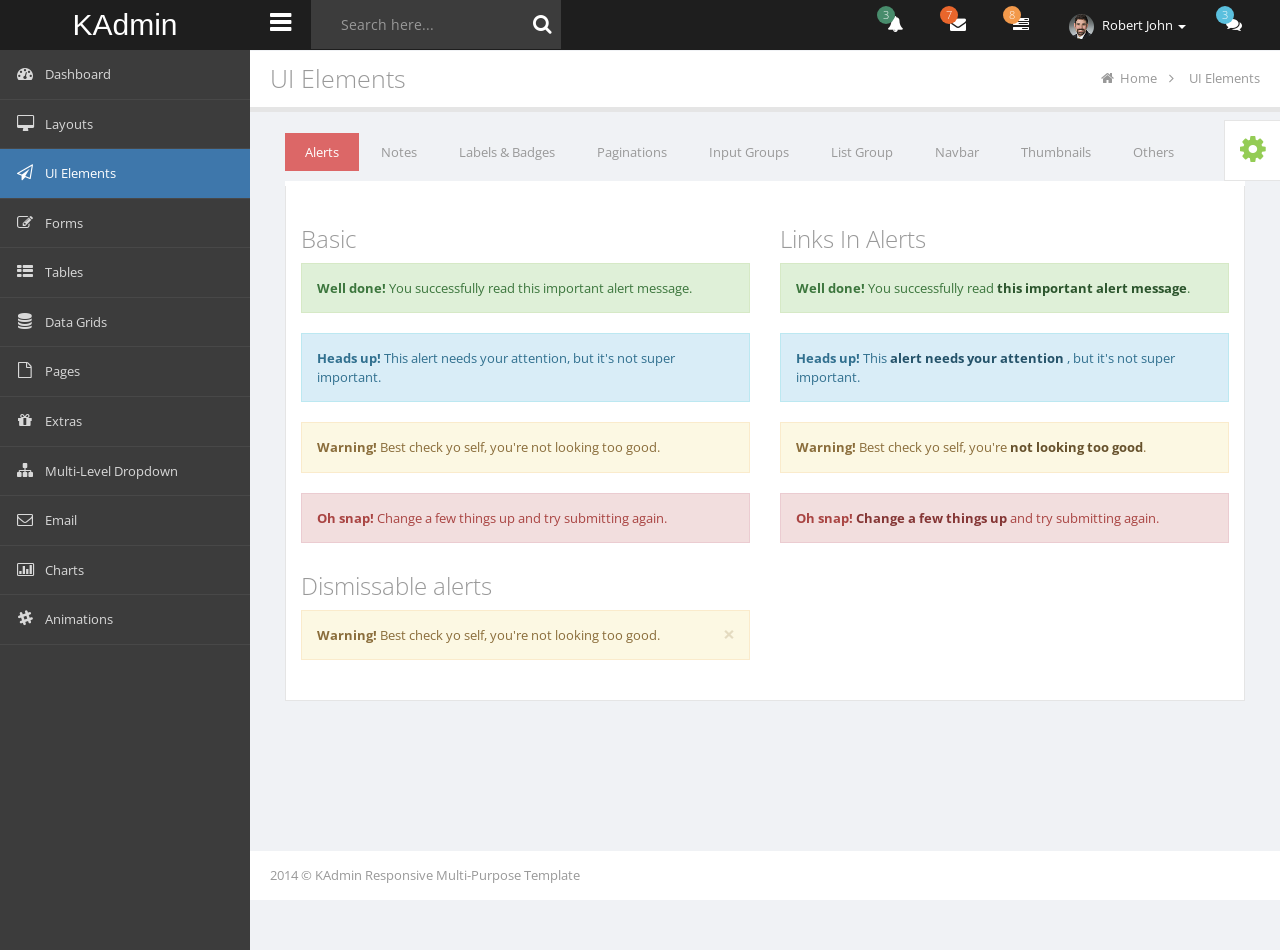
<file: web/merge/UIElements.html>
<!DOCTYPE html>
<html lang="en">
<head>
    <title>UI Elements | UI Elements</title>
    <meta charset="utf-8">
    <meta http-equiv="X-UA-Compatible" content="IE=edge,chrome=1">
    <meta name="viewport" content="width=device-width, initial-scale=1.0">
    <link rel="shortcut icon" href="images/icons/favicon.ico">
    <link rel="apple-touch-icon" href="images/icons/favicon.png">
    <link rel="apple-touch-icon" sizes="72x72" href="images/icons/favicon-72x72.png">
    <link rel="apple-touch-icon" sizes="114x114" href="images/icons/favicon-114x114.png">
    <!--Loading bootstrap css-->
    <link type="text/css" rel="stylesheet" href="http://fonts.googleapis.com/css?family=Open+Sans:400italic,400,300,700">
    <link type="text/css" rel="stylesheet" href="http://fonts.googleapis.com/css?family=Oswald:400,700,300">
    <link type="text/css" rel="stylesheet" href="styles/jquery-ui-1.10.4.custom.min.css">
    <link type="text/css" rel="stylesheet" href="styles/font-awesome.min.css">
    <link type="text/css" rel="stylesheet" href="styles/bootstrap.min.css">
    <link type="text/css" rel="stylesheet" href="styles/animate.css">
    <link type="text/css" rel="stylesheet" href="styles/all.css">
    <link type="text/css" rel="stylesheet" href="styles/main.css">
    <link type="text/css" rel="stylesheet" href="styles/style-responsive.css">
    <link type="text/css" rel="stylesheet" href="styles/zabuto_calendar.min.css">
    <link type="text/css" rel="stylesheet" href="styles/pace.css">
    <link type="text/css" rel="stylesheet" href="styles/jquery.news-ticker.css">
</head>
<body>
    <div>
        <!--BEGIN THEME SETTING-->
        <div id="theme-setting">
            <a href="#" data-toggle="dropdown" data-step="1" data-intro="&lt;b&gt;Many styles&lt;/b&gt; and &lt;b&gt;colors&lt;/b&gt; be created for you. Let choose one and enjoy it!"
                data-position="left" class="btn-theme-setting"><i class="fa fa-cog"></i></a>
            <div class="content-theme-setting">
                <select id="list-style" class="form-control">
                    <option value="style1">Flat Squared style</option>
                    <option value="style2">Flat Rounded style</option>
                    <option value="style3" selected="selected">Flat Border style</option>
                </select>
            </div>
        </div>
        <!--END THEME SETTING-->
        <!--BEGIN BACK TO TOP-->
        <a id="totop" href="#"><i class="fa fa-angle-up"></i></a>
        <!--END BACK TO TOP-->
        <!--BEGIN TOPBAR-->
        <div id="header-topbar-option-demo" class="page-header-topbar">
            <nav id="topbar" role="navigation" style="margin-bottom: 0;" data-step="3" class="navbar navbar-default navbar-static-top">
            <div class="navbar-header">
                <button type="button" data-toggle="collapse" data-target=".sidebar-collapse" class="navbar-toggle"><span class="sr-only">Toggle navigation</span><span class="icon-bar"></span><span class="icon-bar"></span><span class="icon-bar"></span></button>
                <a id="logo" href="index.html" class="navbar-brand"><span class="fa fa-rocket"></span><span class="logo-text">KAdmin</span><span style="display: none" class="logo-text-icon">µ</span></a></div>
            <div class="topbar-main"><a id="menu-toggle" href="#" class="hidden-xs"><i class="fa fa-bars"></i></a>
                
                <form id="topbar-search" action="" method="" class="hidden-sm hidden-xs">
                    <div class="input-icon right text-white"><a href="#"><i class="fa fa-search"></i></a><input type="text" placeholder="Search here..." class="form-control text-white"/></div>
                </form>
                <div class="news-update-box hidden-xs"><span class="text-uppercase mrm pull-left text-white">News:</span>
                    <ul id="news-update" class="ticker list-unstyled">
                        <li>Welcome to KAdmin - Responsive Multi-Style Admin Template</li>
                        <li>At vero eos et accusamus et iusto odio dignissimos ducimus qui blanditiis praesentium voluptatum deleniti atque.</li>
                    </ul>
                </div>
                <ul class="nav navbar navbar-top-links navbar-right mbn">
                    <li class="dropdown"><a data-hover="dropdown" href="#" class="dropdown-toggle"><i class="fa fa-bell fa-fw"></i><span class="badge badge-green">3</span></a>
                        
                    </li>
                    <li class="dropdown"><a data-hover="dropdown" href="#" class="dropdown-toggle"><i class="fa fa-envelope fa-fw"></i><span class="badge badge-orange">7</span></a>
                        
                    </li>
                    <li class="dropdown"><a data-hover="dropdown" href="#" class="dropdown-toggle"><i class="fa fa-tasks fa-fw"></i><span class="badge badge-yellow">8</span></a>
                        
                    </li>
                    <li class="dropdown topbar-user"><a data-hover="dropdown" href="#" class="dropdown-toggle"><img src="images/avatar/48.jpg" alt="" class="img-responsive img-circle"/>&nbsp;<span class="hidden-xs">Robert John</span>&nbsp;<span class="caret"></span></a>
                        <ul class="dropdown-menu dropdown-user pull-right">
                            <li><a href="#"><i class="fa fa-user"></i>My Profile</a></li>
                            <li><a href="#"><i class="fa fa-calendar"></i>My Calendar</a></li>
                            <li><a href="#"><i class="fa fa-envelope"></i>My Inbox<span class="badge badge-danger">3</span></a></li>
                            <li><a href="#"><i class="fa fa-tasks"></i>My Tasks<span class="badge badge-success">7</span></a></li>
                            <li class="divider"></li>
                            <li><a href="#"><i class="fa fa-lock"></i>Lock Screen</a></li>
                            <li><a href="Login.html"><i class="fa fa-key"></i>Log Out</a></li>
                        </ul>
                    </li>
                    <li id="topbar-chat" class="hidden-xs"><a href="javascript:void(0)" data-step="4" data-intro="&lt;b&gt;Form chat&lt;/b&gt; keep you connecting with other coworker" data-position="left" class="btn-chat"><i class="fa fa-comments"></i><span class="badge badge-info">3</span></a></li>
                </ul>
            </div>
        </nav>
            <!--BEGIN MODAL CONFIG PORTLET-->
            <div id="modal-config" class="modal fade">
                <div class="modal-dialog">
                    <div class="modal-content">
                        <div class="modal-header">
                            <button type="button" data-dismiss="modal" aria-hidden="true" class="close">
                                &times;</button>
                            <h4 class="modal-title">
                                Modal title</h4>
                        </div>
                        <div class="modal-body">
                            <p>
                                Lorem ipsum dolor sit amet, consectetur adipiscing elit. Sed eleifend et nisl eget
                                porta. Curabitur elementum sem molestie nisl varius, eget tempus odio molestie.
                                Nunc vehicula sem arcu, eu pulvinar neque cursus ac. Aliquam ultricies lobortis
                                magna et aliquam. Vestibulum egestas eu urna sed ultricies. Nullam pulvinar dolor
                                vitae quam dictum condimentum. Integer a sodales elit, eu pulvinar leo. Nunc nec
                                aliquam nisi, a mollis neque. Ut vel felis quis tellus hendrerit placerat. Vivamus
                                vel nisl non magna feugiat dignissim sed ut nibh. Nulla elementum, est a pretium
                                hendrerit, arcu risus luctus augue, mattis aliquet orci ligula eget massa. Sed ut
                                ultricies felis.</p>
                        </div>
                        <div class="modal-footer">
                            <button type="button" data-dismiss="modal" class="btn btn-default">
                                Close</button>
                            <button type="button" class="btn btn-primary">
                                Save changes</button>
                        </div>
                    </div>
                </div>
            </div>
            <!--END MODAL CONFIG PORTLET-->
        </div>
        <!--END TOPBAR-->
        <div id="wrapper">
            <!--BEGIN SIDEBAR MENU-->
            <nav id="sidebar" role="navigation" data-step="2" data-intro="Template has &lt;b&gt;many navigation styles&lt;/b&gt;"
                data-position="right" class="navbar-default navbar-static-side">
            <div class="sidebar-collapse menu-scroll">
                <ul id="side-menu" class="nav">
                    
                     <div class="clearfix"></div>
                    <li><a href="dashboard.html"><i class="fa fa-tachometer fa-fw">
                        <div class="icon-bg bg-orange"></div>
                    </i><span class="menu-title">Dashboard</span></a></li>
                    <li><a href="Layout.html"><i class="fa fa-desktop fa-fw">
                        <div class="icon-bg bg-pink"></div>
                    </i><span class="menu-title">Layouts</span></a>
                       
                    </li>
                    <li class="active"><a href="UIElements.html"><i class="fa fa-send-o fa-fw">
                        <div class="icon-bg bg-green"></div>
                    </i><span class="menu-title">UI Elements</span></a>
                       
                    </li>
                    <li><a href="Forms.html"><i class="fa fa-edit fa-fw">
                        <div class="icon-bg bg-violet"></div>
                    </i><span class="menu-title">Forms</span></a>
                      
                    </li>
                    <li><a href="Tables.html"><i class="fa fa-th-list fa-fw">
                        <div class="icon-bg bg-blue"></div>
                    </i><span class="menu-title">Tables</span></a>
                          
                    </li>
                    <li><a href="DataGrid.html"><i class="fa fa-database fa-fw">
                        <div class="icon-bg bg-red"></div>
                    </i><span class="menu-title">Data Grids</span></a>
                      
                    </li>
                    <li><a href="Pages.html"><i class="fa fa-file-o fa-fw">
                        <div class="icon-bg bg-yellow"></div>
                    </i><span class="menu-title">Pages</span></a>
                       
                    </li>
                    <li><a href="Extras.html"><i class="fa fa-gift fa-fw">
                        <div class="icon-bg bg-grey"></div>
                    </i><span class="menu-title">Extras</span></a>
                      
                    </li>
                    <li><a href="Dropdown.html"><i class="fa fa-sitemap fa-fw">
                        <div class="icon-bg bg-dark"></div>
                    </i><span class="menu-title">Multi-Level Dropdown</span></a>
                      
                    </li>
                    <li><a href="Email.html"><i class="fa fa-envelope-o">
                        <div class="icon-bg bg-primary"></div>
                    </i><span class="menu-title">Email</span></a>
                      
                    </li>
                    <li><a href="Charts.html"><i class="fa fa-bar-chart-o fa-fw">
                        <div class="icon-bg bg-orange"></div>
                    </i><span class="menu-title">Charts</span></a>
                       
                    </li>
                    <li><a href="Animation.html"><i class="fa fa-slack fa-fw">
                        <div class="icon-bg bg-green"></div>
                    </i><span class="menu-title">Animations</span></a></li>
                </ul>
            </div>
        </nav>
          
          
            <div id="page-wrapper">
                <!--BEGIN TITLE & BREADCRUMB PAGE-->
                <div id="title-breadcrumb-option-demo" class="page-title-breadcrumb">
                    <div class="page-header pull-left">
                        <div class="page-title">
                            UI Elements</div>
                    </div>
                    <ol class="breadcrumb page-breadcrumb pull-right">
                        <li><i class="fa fa-home"></i>&nbsp;<a href="dashboard.html">Home</a>&nbsp;&nbsp;<i class="fa fa-angle-right"></i>&nbsp;&nbsp;</li>
                        <li class="hidden"><a href="#">UI Elements</a>&nbsp;&nbsp;<i class="fa fa-angle-right"></i>&nbsp;&nbsp;</li>
                        <li class="active">UI Elements</li>
                    </ol>
                    <div class="clearfix">
                    </div>
                </div>
                <!--END TITLE & BREADCRUMB PAGE-->
                <!--BEGIN CONTENT-->
                <div class="page-content">
                    <div id="tab-general">
                        <div class="row mbl">
                            <div class="col-lg-12">
                                
                                            <div class="col-md-12">
                                                <div id="area-chart-spline" style="width: 100%; height: 300px; display: none;">
                                                </div>
                                            </div>
                                
                            </div>

                            <div class="col-lg-12">
                            <div class="col-lg-12">
                        <ul id="generalTab" class="nav nav-tabs responsive">
                            <li class="active"><a href="#alert-tab" data-toggle="tab">Alerts</a></li>
                            <li><a href="#note-tab" data-toggle="tab">Notes</a></li>
                            <li><a href="#label-badge-tab" data-toggle="tab">Labels & Badges</a></li>
                            <li><a href="#pagination-tab" data-toggle="tab">Paginations</a></li>
                            <li><a href="#input-group-tab" data-toggle="tab">Input Groups</a></li>
                            <li><a href="#list-group-tab" data-toggle="tab">List Group</a></li>
                            <li><a href="#navbar-tab" data-toggle="tab">Navbar</a></li>
                            <li><a href="#thumbnail-tab" data-toggle="tab">Thumbnails</a></li>
                            <li><a href="#other-tab" data-toggle="tab">Others</a></li>
                        </ul>
                        <div id="generalTabContent" class="tab-content responsive">
                            <div id="alert-tab" class="tab-pane fade in active">
                                <div class="row">
                                    <div class="col-lg-6"><h3>Basic</h3>

                                        <div class="alert alert-success"><strong>Well done!</strong> You successfully read this important alert message.</div>
                                        <div class="alert alert-info"><strong>Heads up!</strong> This alert needs your attention, but it's not super important.</div>
                                        <div class="alert alert-warning"><strong>Warning!</strong> Best check yo self, you're not looking too good.</div>
                                        <div class="alert alert-danger"><strong>Oh snap!</strong> Change a few things up and try submitting again.</div>
                                        <div class="mbxl"></div>
                                        <h3>Dismissable alerts</h3>

                                        <div class="alert alert-warning alert-dismissable">
                                            <button type="button" data-dismiss="alert" aria-hidden="true" class="close">&times;</button>
                                            <strong>Warning!</strong> Best check yo self, you're not looking too good.
                                        </div>
                                    </div>
                                    <div class="col-lg-6"><h3>Links In Alerts</h3>

                                        <div class="alert alert-success"><strong>Well done!</strong> You successfully read <a href="#" class="alert-link">this important alert message</a>.</div>
                                        <div class="alert alert-info"><strong>Heads up!</strong> This <a href="#" class="alert-link">alert needs your attention</a> , but it's not super important.</div>
                                        <div class="alert alert-warning"><strong>Warning!</strong> Best check yo self, you're <a href="#" class="alert-link">not looking too good</a>.</div>
                                        <div class="alert alert-danger"><strong>Oh snap!</strong> <a href="#" class="alert-link">Change a few things up</a> and try submitting again.</div>
                                    </div>
                                </div>
                            </div>
                            <div id="note-tab" class="tab-pane fade">
                                <div class="row">
                                    <div class="col-lg-6">
                                        <div class="note note-success"><h4 class="box-heading">Success! Duis mollis, est non commodo luctus</h4>

                                            <p>Nisi erat mattis consectetur purus sit amet porttitor ligula, eget lacinia odio sem nec elit. Cras mattis consectetur purus sit amet fermentum.</p></div>
                                        <div class="note note-info"><h4 class="box-heading">Info! Duis mollis, est non commodo luctus</h4>

                                            <p>Nisi erat mattis consectetur purus sit amet porttitor ligula, eget lacinia odio sem nec elit. Cras mattis consectetur purus sit amet fermentum.</p></div>
                                    </div>
                                    <div class="col-lg-6">
                                        <div class="note note-warning"><h4 class="box-heading">Warning! Duis mollis, est non commodo luctus</h4>

                                            <p>Nisi erat mattis consectetur purus sit amet porttitor ligula, eget lacinia odio sem nec elit. Cras mattis consectetur purus sit amet fermentum.</p></div>
                                        <div class="note note-danger"><h4 class="box-heading">Dangerous! Duis mollis, est non commodo luctus</h4>

                                            <p>Nisi erat mattis consectetur purus sit amet porttitor ligula, eget lacinia odio sem nec elit. Cras mattis consectetur purus sit amet fermentum.</p></div>
                                    </div>
                                </div>
                            </div>
                            <div id="label-badge-tab" class="tab-pane fade">
                                <div class="row">
                                    <div class="col-lg-6"><h3>Labels</h3><span class="label label-default">Default</span>&nbsp;<span class="label label-primary">Primary</span>&nbsp;<span class="label label-success">Success</span>&nbsp;<span class="label label-info">Info</span>&nbsp;<span class="label label-warning">Warning</span>&nbsp;<span class="label label-danger">Danger</span>

                                        <div class="mbxl"></div>
                                        <h3>Label Colors</h3><span class="label label-red">Red</span>&nbsp;<span class="label label-orange">Orange</span>&nbsp;<span class="label label-green">Green</span>&nbsp;<span class="label label-yellow">Yellow</span>&nbsp;<span class="label label-blue">Blue</span>&nbsp;<span class="label label-violet">Violet</span>&nbsp;<span
                                                class="label label-pink">Pink</span>&nbsp;<span class="label label-grey">Grey</span>&nbsp;<span class="label label-dark">Dark</span>

                                        <div class="mbxl"></div>
                                        <h3>Label In Headings</h3>

                                        <h1>Example heading
                                            &nbsp;<span class="label label-default">Default</span></h1>

                                        <h2>Example heading
                                            &nbsp;<span class="label label-primary">Primary</span></h2>

                                        <h3>Example heading
                                            &nbsp;<span class="label label-success">Success</span></h3><h4>Example heading
                                            &nbsp;<span class="label label-warning">Warning</span></h4><h5>Example heading
                                            &nbsp;<span class="label label-info">Info</span></h5><h6>Example heading
                                            &nbsp;<span class="label label-danger">Danger</span></h6></div>
                                    <div class="col-lg-6"><h3>Badges</h3><span class="badge badge-default">Default</span>&nbsp;<span class="badge badge-primary">Primary</span>&nbsp;<span class="badge badge-success">Success</span>&nbsp;<span class="badge badge-warning">Warning</span>&nbsp;<span class="badge badge-info">Info</span>&nbsp;<span class="badge badge-danger">Danger</span>

                                        <div class="mbxl"></div>
                                        <h3>Badge Colors</h3><span class="badge badge-red">Red</span>&nbsp;<span class="badge badge-orange">Orange</span>&nbsp;<span class="badge badge-green">Green</span>&nbsp;<span class="badge badge-yellow">Yellow</span>&nbsp;<span class="badge badge-blue">Blue</span>&nbsp;<span class="badge badge-pink">Pink</span>&nbsp;<span
                                                class="badge badge-violet">Violet</span>&nbsp;<span class="badge badge-grey">Grey</span>&nbsp;<span class="badge badge-dark">Dark</span>


                                        <div class="mtxl"></div>
                                        <h3>Badges List Navigations</h3>
                                        <ul style="max-width: 260px;" class="nav nav-pills nav-stacked">
                                            <li class="active"><a href="#"><span class="badge pull-right">2</span>Home</a></li>
                                            <li><a href="#">Profile</a></li>
                                            <li><a href="#"><span class="badge badge-warning pull-right">3</span>Messages</a></li>
                                        </ul>
                                        <div class="mtxl"></div>
                                        <h3>Badge In Pill</h3>
                                        <ul class="nav nav-pills">
                                            <li class="active"><a href="#">Home
                                                &nbsp;<span class="badge badge-green">3</span></a></li>
                                            <li><a href="#">Profile</a></li>
                                            <li><a href="#">Messages
                                                &nbsp;<span class="badge badge-info">3</span></a></li>
                                        </ul>
                                        <div class="mbxl"></div>
                                        <h3>Badge With Button Dropdown</h3>

                                        <div class="btn-group">
                                            <button type="button" data-toggle="dropdown" class="btn btn-primary dropdown-toggle">Account
                                                &nbsp;<i class="fa fa-angle-down"></i></button>
                                            <ul role="menu" class="dropdown-menu">
                                                <li><a href="#">Action<span class="badge badge-yellow pull-right">5</span></a></li>
                                                <li><a href="#">Another action<span class="badge badge-info pull-right">3</span></a></li>
                                                <li><a href="#">Something else here</a></li>
                                                <li class="divider"></li>
                                                <li><a href="#">Separated link</a></li>
                                            </ul>
                                        </div>
                                        &nbsp;
                                        <div class="btn-group">
                                            <button type="button" class="btn btn-primary">Chats</button>
                                            <button type="button" data-toggle="dropdown" data-hover="dropdown" data-delay="1000" data-close-others="true" class="btn btn-primary dropdown-toggle"><i class="fa fa-angle-down"></i></button>
                                            <ul class="dropdown-menu">
                                                <li><a href="#"><span class="label label-warning">7:00 AM</span>&nbsp;
                                                    Hi :)</a></li>
                                                <li><a href="#"><span class="label label-warning">8:00 AM</span>&nbsp;
                                                    How are you?</a></li>
                                                <li><a href="#"><span class="label label-warning">9:00 AM</span>&nbsp;
                                                    What are you doing?</a></li>
                                                <li class="divider"></li>
                                                <li><a href="#" class="text-center">View All</a></li>
                                            </ul>
                                        </div>
                                        &nbsp;
                                        <div class="btn-group">
                                            <button type="button" data-toggle="dropdown" data-hover="dropdown" data-delay="1000" data-close-others="true" class="btn btn-primary dropdown-toggle">Inbox
                                                &nbsp;<span class="badge badge-yellow">25</span></button>
                                            <ul class="dropdown-menu pull-right">
                                                <li><a href="#"><span class="label label-info"><i class="fa fa-bell"></i></span>&nbsp;
                                                    Favourites Snippet</a></li>
                                                <li><a href="#"><span class="label label-red"><i class="fa fa-magic"></i></span>&nbsp;
                                                    Email marketing</a></li>
                                                <li><a href="#"><span class="label label-yellow"><i class="fa fa-bullhorn"></i></span>&nbsp;
                                                    Subscriber focused email design</a></li>
                                                <li class="divider"></li>
                                                <li><a href="#" class="text-center">View All</a></li>
                                            </ul>
                                        </div>
                                    </div>
                                </div>
                            </div>
                            <div id="pagination-tab" class="tab-pane fade">
                                <div class="row">
                                    <div class="col-lg-4"><h3>Pagination</h3>
                                        <ul class="pagination mtm mbm">
                                            <li><a href="#">&laquo;</a></li>
                                            <li><a href="#">1</a></li>
                                            <li><a href="#">2</a></li>
                                            <li><a href="#">3</a></li>
                                            <li><a href="#">4</a></li>
                                            <li><a href="#">5</a></li>
                                            <li><a href="#">&raquo;</a></li>
                                        </ul>
                                        <div class="mbxl"></div>
                                        <h3>Disabled and active states</h3>
                                        <ul class="pagination mtm mbm">
                                            <li class="disabled"><a href="#">&laquo;</a></li>
                                            <li class="active"><a href="#">1</a></li>
                                            <li><a href="#">2</a></li>
                                            <li><a href="#">3</a></li>
                                            <li><a href="#">4</a></li>
                                            <li><a href="#">5</a></li>
                                            <li><a href="#">&raquo;</a></li>
                                        </ul>
                                    </div>
                                    <div class="col-lg-4"><h3>Size</h3>
                                        <ul class="pagination pagination-lg mtm mbm">
                                            <li><a href="#">&laquo;</a></li>
                                            <li><a href="#">1</a></li>
                                            <li><a href="#">2</a></li>
                                            <li><a href="#">3</a></li>
                                            <li><a href="#">4</a></li>
                                            <li><a href="#">5</a></li>
                                            <li><a href="#">&raquo;</a></li>
                                        </ul>
                                        <ul class="pagination mtm mbm">
                                            <li><a href="#">&laquo;</a></li>
                                            <li><a href="#">1</a></li>
                                            <li><a href="#">2</a></li>
                                            <li><a href="#">3</a></li>
                                            <li><a href="#">4</a></li>
                                            <li><a href="#">5</a></li>
                                            <li><a href="#">&raquo;</a></li>
                                        </ul>
                                        <ul class="pagination pagination-sm mtm mbm">
                                            <li><a href="#">&laquo;</a></li>
                                            <li><a href="#">1</a></li>
                                            <li><a href="#">2</a></li>
                                            <li><a href="#">3</a></li>
                                            <li><a href="#">4</a></li>
                                            <li><a href="#">5</a></li>
                                            <li><a href="#">&raquo;</a></li>
                                        </ul>
                                    </div>
                                    <div class="col-lg-4"><h3>Pagination Align</h3>
                                        <ul data-hover="" class="pagination mtm mbm">
                                            <li class="disabled"><a href="#">&laquo;</a></li>
                                            <li class="active"><a href="#">1</a></li>
                                            <li><a href="#">2</a></li>
                                            <li><a href="#">3</a></li>
                                            <li><a href="#">4</a></li>
                                            <li><a href="#">5</a></li>
                                            <li><a href="#">&raquo;</a></li>
                                        </ul>
                                        <div class="text-center">
                                            <ul class="pagination mtm mbm">
                                                <li><a href="#">&laquo;</a></li>
                                                <li><a href="#">1</a></li>
                                                <li><a href="#">2</a></li>
                                                <li class="active"><a href="#">3</a></li>
                                                <li><a href="#">4</a></li>
                                                <li><a href="#">5</a></li>
                                                <li><a href="#">&raquo;</a></li>
                                            </ul>
                                        </div>
                                        <div class="text-right">
                                            <ul class="pagination mtm mbm">
                                                <li><a href="#">&laquo;</a></li>
                                                <li><a href="#">1</a></li>
                                                <li><a href="#">2</a></li>
                                                <li><a href="#">3</a></li>
                                                <li><a href="#">4</a></li>
                                                <li class="active"><a href="#">5</a></li>
                                                <li class="disabled"><a href="#">&raquo;</a></li>
                                            </ul>
                                        </div>
                                    </div>
                                </div>
                                <hr/>
                                <div class="row">
                                    <div class="col-lg-4"><h3>Pager</h3>
                                        <ul class="pager">
                                            <li><a href="#">Previous</a></li>
                                            <li><a href="#">Next</a></li>
                                        </ul>
                                    </div>
                                    <div class="col-lg-4"><h3>Pager Aligned Links</h3>
                                        <ul class="pager">
                                            <li class="previous"><a href="#">&larr; Older</a></li>
                                            <li class="next"><a href="#">Newer &rarr;</a></li>
                                        </ul>
                                    </div>
                                    <div class="col-lg-4"><h3>Pager Optional Disabled State</h3>
                                        <ul class="pager">
                                            <li class="previous disabled"><a href="#">&larr; Older</a></li>
                                            <li class="next"><a href="#">Newer &rarr;</a></li>
                                        </ul>
                                    </div>
                                </div>
                            </div>
                            <div id="input-group-tab" class="tab-pane fade">
                                <div class="row">
                                    <div class="col-lg-4"><h4 class="box-heading">Input Group</h4>

                                        <div class="input-group"><span class="input-group-addon">@</span><input type="text" placeholder="Username" class="form-control"/></div>
                                        <div class="mbl"></div>
                                        <div class="input-group"><input type="text" class="form-control"/><span class="input-group-addon">.00</span></div>
                                        <div class="mbl"></div>
                                        <div class="input-group"><span class="input-group-addon">$</span><input type="text" class="form-control"/><span class="input-group-addon">.00</span></div>
                                    </div>
                                    <div class="col-lg-4"><h4 class="box-heading">Size</h4>

                                        <div class="input-group input-group-lg"><span class="input-group-addon">@</span><input type="text" placeholder="Username" class="form-control"/></div>
                                        <div class="mbl"></div>
                                        <div class="input-group"><span class="input-group-addon">@</span><input type="text" placeholder="Username" class="form-control"/></div>
                                        <div class="mbl"></div>
                                        <div class="input-group input-group-sm"><span class="input-group-addon">@</span><input type="text" placeholder="Username" class="form-control"/></div>
                                    </div>
                                    <div class="col-lg-4"><h4 class="box-heading">Checkboxes & Radio Addons</h4>

                                        <div class="input-group"><span class="input-group-addon"><input type="checkbox"/></span><input type="text" class="form-control"/></div>
                                        <div class="mbl"></div>
                                        <div class="input-group"><span class="input-group-addon"><input type="radio"/></span><input type="text" class="form-control"/></div>
                                    </div>
                                </div>
                                <hr/>
                                <div class="row">
                                    <div class="col-lg-6"><h4 class="box-heading">Buttons with dropdowns</h4>

                                        <div class="row">
                                            <div class="col-lg-6">
                                                <div class="input-group">
                                                    <div class="input-group-btn">
                                                        <button type="button" data-toggle="dropdown" class="btn btn-default dropdown-toggle">Action
                                                            &nbsp;<span class="caret"></span></button>
                                                        <ul class="dropdown-menu">
                                                            <li><a href="#">Action</a></li>
                                                            <li><a href="#">Another action</a></li>
                                                            <li><a href="#">Something else here</a></li>
                                                            <li class="divider"></li>
                                                            <li><a href="#">Separated link</a></li>
                                                        </ul>
                                                    </div>
                                                    <input type="text" class="form-control"/></div>
                                            </div>
                                            <div class="col-lg-6">
                                                <div class="input-group"><input type="text" class="form-control"/>

                                                    <div class="input-group-btn">
                                                        <button type="button" data-toggle="dropdown" class="btn btn-default dropdown-toggle">Action
                                                            &nbsp;<span class="caret"></span></button>
                                                        <ul class="dropdown-menu pull-right">
                                                            <li><a href="#">Action</a></li>
                                                            <li><a href="#">Another action</a></li>
                                                            <li><a href="#">Something else here</a></li>
                                                            <li class="divider"></li>
                                                            <li><a href="#">Separated link</a></li>
                                                        </ul>
                                                    </div>
                                                </div>
                                            </div>
                                        </div>
                                        <div class="mbxl"></div>
                                        <h4 class="box-heading">Segmented Buttons</h4>

                                        <div class="row">
                                            <div class="col-lg-6">
                                                <div class="input-group">
                                                    <div class="input-group-btn">
                                                        <button type="button" tabindex="-1" class="btn btn-default">Action</button>
                                                        <button type="button" data-toggle="dropdown" tabindex="-1" class="btn btn-default dropdown-toggle"><span class="caret"></span><span class="sr-only">Toggle Dropdown</span></button>
                                                        <ul role="menu" class="dropdown-menu">
                                                            <li><a href="#">Action</a></li>
                                                            <li><a href="#">Another action</a></li>
                                                            <li><a href="#">Something else here</a></li>
                                                            <li class="divider"></li>
                                                            <li><a href="#">Separated link</a></li>
                                                        </ul>
                                                    </div>
                                                    <input type="text" class="form-control"/></div>
                                            </div>
                                            <div class="col-lg-6">
                                                <div class="input-group"><input type="text" class="form-control"/>

                                                    <div class="input-group-btn">
                                                        <button type="button" tabindex="-1" class="btn btn-default">Action</button>
                                                        <button type="button" data-toggle="dropdown" tabindex="-1" class="btn btn-default dropdown-toggle"><span class="caret"></span><span class="sr-only">Toggle Dropdown</span></button>
                                                        <ul role="menu" class="dropdown-menu pull-right">
                                                            <li><a href="#">Action</a></li>
                                                            <li><a href="#">Another action</a></li>
                                                            <li><a href="#">Something else here</a></li>
                                                            <li class="divider"></li>
                                                            <li><a href="#">Separated link</a></li>
                                                        </ul>
                                                    </div>
                                                </div>
                                            </div>
                                        </div>
                                    </div>
                                    <div class="col-lg-6"><h4 class="box-heading">Button Addons On Both Sides</h4>

                                        <div class="input-group"><span class="input-group-btn"><button type="button" class="btn btn-default">Go!</button></span><input type="text" class="form-control"/><span class="input-group-btn"><button type="button" class="btn btn-default">Go!</button></span></div>
                                        <div class="mbxl"></div>
                                        <h4 class="box-heading">Buttons With Dropdowns On Both Sides</h4>

                                        <div class="input-group">
                                            <div class="input-group-btn">
                                                <button type="button" data-toggle="dropdown" class="btn btn-default dropdown-toggle">Action <span class="caret"></span></button>
                                                <ul class="dropdown-menu">
                                                    <li><a href="#">Action</a></li>
                                                    <li><a href="#">Another action</a></li>
                                                    <li><a href="#">Something else here</a></li>
                                                    <li class="divider"></li>
                                                    <li><a href="#">Separated link</a></li>
                                                </ul>
                                            </div>
                                            <input type="text" class="form-control"/>

                                            <div class="input-group-btn">
                                                <button type="button" data-toggle="dropdown" class="btn btn-default dropdown-toggle">Action <span class="caret"></span></button>
                                                <ul class="dropdown-menu pull-right">
                                                    <li><a href="#">Action</a></li>
                                                    <li><a href="#">Another action</a></li>
                                                    <li><a href="#">Something else here</a></li>
                                                    <li class="divider"></li>
                                                    <li><a href="#">Separated link</a></li>
                                                </ul>
                                            </div>
                                        </div>
                                    </div>
                                </div>
                            </div>
                            <div id="list-group-tab" class="tab-pane fade">
                                <div class="row">
                                    <div class="col-lg-4"><h4 class="box-heading">Basic</h4>
                                        <ul class="list-group">
                                            <li class="list-group-item">Cras justo odio</li>
                                            <li class="list-group-item">Dapibus ac facilisis in</li>
                                            <li class="list-group-item">Morbi leo risus</li>
                                            <li class="list-group-item">Porta ac consectetur ac</li>
                                            <li class="list-group-item">Vestibulum at eros</li>
                                            <li class="list-group-item">Morbi leo risus</li>
                                        </ul>
                                        <div class="mbxl"></div>
                                        <h4 class="box-heading">Contextual classes</h4>
                                        <ul class="list-group">
                                            <li class="list-group-item list-group-item-success">Dapibus ac facilisis in</li>
                                            <li class="list-group-item list-group-item-info">Cras sit amet nibh libero</li>
                                            <li class="list-group-item list-group-item-warning">Porta ac consectetur ac</li>
                                            <li class="list-group-item list-group-item-danger">Vestibulum at eros</li>
                                        </ul>
                                    </div>
                                    <div class="col-lg-4"><h4 class="box-heading">Badges</h4>

                                        <div class="list-group"><a href="#" class="list-group-item active">Cras justo odio<span class="badge badge-info pull-right">4</span></a><a href="#" class="list-group-item">Dapibus ac facilisis in<span class="badge badge-warning pull-right">2</span></a><a href="#" class="list-group-item">Morbi leo risus<span
                                                class="badge badge-danger pull-right">3</span></a><a href="#" class="list-group-item">Porta ac consectetur ac<span class="badge badge-info pull-right">8</span></a><a href="#" class="list-group-item">Vestibulum at eros<span class="badge badge-success pull-right">1</span></a><a href="#" class="list-group-item">Morbi leo risus<span
                                                class="badge badge-danger pull-right">5</span></a></div>
                                        <div class="mbxl"></div>
                                        <h4 class="box-heading">Contextual classes with '.active'</h4>

                                        <div class="list-group"><a href="#" class="list-group-item list-group-item-success">Dapibus ac facilisis in</a><a href="#" class="list-group-item list-group-item-info">Cras sit amet nibh libero</a><a href="#" class="list-group-item list-group-item-warning">Porta ac consectetur ac</a><a href="#" class="list-group-item list-group-item-danger">Vestibulum at
                                            eros</a></div>
                                    </div>
                                    <div class="col-lg-4"><h4 class="box-heading">Linked Items</h4>

                                        <div class="list-group"><a href="#" class="list-group-item active">Cras justo odio</a><a href="#" class="list-group-item">Dapibus ac facilisis in</a><a href="#" class="list-group-item">Morbi leo risus</a><a href="#" class="list-group-item">Porta ac consectetur ac</a><a href="#" class="list-group-item">Vestibulum at eros</a><a href="#"
                                                                                                                                                                                                                                                                                                                                                                                class="list-group-item">Morbi
                                            leo risus</a></div>
                                        <div class="mbxl"></div>
                                        <h4 class="box-heading">Custom Content</h4>

                                        <div class="list-group"><a href="#" class="list-group-item active"><h4 class="list-group-item-heading">List group item heading</h4>

                                            <p class="list-group-item-text">Donec id elit non mi porta gravida at eget metus. Maecenas sed diam eget risus varius blandit.</p></a><a href="#" class="list-group-item"><h4 class="list-group-item-heading">List group item heading</h4>

                                            <p class="list-group-item-text">Donec id elit non mi porta gravida at eget metus. Maecenas sed diam eget risus varius blandit.</p></a><a href="#" class="list-group-item"><h4 class="list-group-item-heading">List group item heading</h4>

                                            <p class="list-group-item-text">Donec id elit non mi porta gravida at eget metus. Maecenas sed diam eget risus varius blandit.</p></a></div>
                                    </div>
                                </div>
                            </div>
                            <div id="navbar-tab" class="tab-pane fade">
                                <div class="row">
                                    <div class="col-lg-12"><h4 class="box-heading">Default Navbar</h4>
                                        <nav role="navigation" class="navbar navbar-default">
                                            <div class="container-fluid">
                                                <div class="navbar-header">
                                                    <button type="button" data-toggle="collapse" data-target="#bs-example-navbar-collapse-1" class="navbar-toggle"><span class="sr-only">Toggle navigation</span><span class="icon-bar"></span><span class="icon-bar"></span><span class="icon-bar"></span></button>
                                                    <a href="#" class="navbar-brand">Brand</a></div>
                                                <div id="bs-example-navbar-collapse-1" class="collapse navbar-collapse">
                                                    <ul class="nav navbar-nav">
                                                        <li class="active"><a href="#">Link</a></li>
                                                        <li><a href="#">Link</a></li>
                                                        <li class="dropdown"><a href="#" data-toggle="dropdown" class="dropdown-toggle">Dropdown<b class="caret"></b></a>
                                                            <ul class="dropdown-menu">
                                                                <li><a href="#">Action</a></li>
                                                                <li><a href="#">Another action</a></li>
                                                                <li><a href="#">Something else here</a></li>
                                                                <li class="divider"></li>
                                                                <li><a href="#">Separated link</a></li>
                                                                <li class="divider"></li>
                                                                <li><a href="#">One more separated link</a></li>
                                                            </ul>
                                                        </li>
                                                    </ul>
                                                    <form role="search" class="navbar-form navbar-left">
                                                        <div class="form-group"><input type="text" placeholder="Search" class="form-control"/></div>
                                                        &nbsp;
                                                        <button type="submit" class="btn btn-green">Submit</button>
                                                    </form>
                                                    <ul class="nav navbar-nav navbar-right">
                                                        <li><a href="#">Link</a></li>
                                                        <li class="dropdown"><a href="#" data-toggle="dropdown" class="dropdown-toggle">Dropdown<b class="caret"></b></a>
                                                            <ul class="dropdown-menu">
                                                                <li><a href="#">Action</a></li>
                                                                <li><a href="#">Another action</a></li>
                                                                <li><a href="#">Something else here</a></li>
                                                                <li class="divider"></li>
                                                                <li><a href="#">Separated link</a></li>
                                                            </ul>
                                                        </li>
                                                    </ul>
                                                </div>
                                            </div>
                                        </nav>
                                    </div>
                                </div>
                                <div class="row">
                                    <div class="col-lg-12"><h4 class="box-heading">Forms</h4>
                                        <nav role="navigation" class="navbar navbar-default">
                                            <div class="container-fluid">
                                                <div class="navbar-header">
                                                    <button type="button" data-toggle="collapse" data-target="#bs-example-navbar-collapse-2" class="navbar-toggle"><span class="sr-only">Toggle navigation</span><span class="icon-bar"></span><span class="icon-bar"></span><span class="icon-bar"></span></button>
                                                    <a href="#" class="navbar-brand">Brand</a></div>
                                                <div id="bs-example-navbar-collapse-2" class="collapse navbar-collapse">
                                                    <form role="search" class="navbar-form navbar-left">
                                                        <div class="form-group"><input type="text" placeholder="Search" class="form-control"/></div>
                                                        &nbsp;
                                                        <button type="submit" class="btn btn-green">Submit</button>
                                                    </form>
                                                </div>
                                            </div>
                                        </nav>
                                    </div>
                                </div>
                                <div class="row">
                                    <div class="col-lg-12"><h4 class="box-heading">Buttons</h4>
                                        <nav role="navigation" class="navbar navbar-default">
                                            <div class="container-fluid">
                                                <div class="navbar-header">
                                                    <button type="button" data-toggle="collapse" data-target="#bs-example-navbar-collapse-3" class="navbar-toggle"><span class="sr-only">Toggle navigation</span><span class="icon-bar"></span><span class="icon-bar"></span><span class="icon-bar"></span></button>
                                                    <a href="#" class="navbar-brand">Brand</a></div>
                                                <div id="bs-example-navbar-collapse-3" class="collapse navbar-collapse">
                                                    <button type="button" class="btn btn-green navbar-btn">Sign in</button>
                                                </div>
                                            </div>
                                        </nav>
                                    </div>
                                </div>
                                <div class="row">
                                    <div class="col-lg-12"><h4 class="box-heading">Text</h4>
                                        <nav role="navigation" class="navbar navbar-default">
                                            <div class="container-fluid">
                                                <div class="navbar-header">
                                                    <button type="button" data-toggle="collapse" data-target="#bs-example-navbar-collapse-4" class="navbar-toggle"><span class="sr-only">Toggle navigation</span><span class="icon-bar"></span><span class="icon-bar"></span><span class="icon-bar"></span></button>
                                                    <a href="#" class="navbar-brand">Brand</a></div>
                                                <div id="bs-example-navbar-collapse-4" class="collapse navbar-collapse"><p class="navbar-text">Signed in as Mark Otto</p></div>
                                            </div>
                                        </nav>
                                    </div>
                                </div>
                                <div class="row">
                                    <div class="col-lg-12"><h4 class="box-heading">Non-nav links</h4>
                                        <nav role="navigation" class="navbar navbar-default">
                                            <div class="container-fluid">
                                                <div class="navbar-header">
                                                    <button type="button" data-toggle="collapse" data-target="#bs-example-navbar-collapse-5" class="navbar-toggle"><span class="sr-only">Toggle navigation</span><span class="icon-bar"></span><span class="icon-bar"></span><span class="icon-bar"></span></button>
                                                    <a href="#" class="navbar-brand">Brand</a></div>
                                                <div id="bs-example-navbar-collapse-5" class="collapse navbar-collapse"><p class="navbar-text navbar-right">Signed in as <a href="#" class="navbar-link">Mark Otto</a></p></div>
                                            </div>
                                        </nav>
                                    </div>
                                </div>
                                <div class="row">
                                    <div class="col-md-12"><h4 class="block-heading">Navbar</h4>
                                        <nav role="navigation" class="navbar navbar-default">
                                            <div class="container-fluid">
                                                <div class="navbar-header">
                                                    <button type="button" data-toggle="collapse" data-target="#bs-example-navbar-collapse-1" class="navbar-toggle"><span class="sr-only">Toggle navigation</span><span class="icon-bar"></span><span class="icon-bar"></span><span class="icon-bar"></span></button>
                                                    <a href="#" class="navbar-brand">Brand</a></div>
                                                <div id="bs-example-navbar-collapse-1" class="collapse navbar-collapse">
                                                    <ul class="nav navbar-nav">
                                                        <li class="active"><a href="#">Link</a></li>
                                                        <li><a href="#">Link</a></li>
                                                        <li class="dropdown"><a href="#" data-toggle="dropdown" class="dropdown-toggle">Dropdown<b class="caret"></b></a>
                                                            <ul class="dropdown-menu">
                                                                <li><a href="#">Action</a></li>
                                                                <li><a href="#">Another action</a></li>
                                                                <li><a href="#">Something else here</a></li>
                                                                <li class="divider"></li>
                                                                <li><a href="#">Separated link</a></li>
                                                                <li class="divider"></li>
                                                                <li><a href="#">One more separated link</a></li>
                                                            </ul>
                                                        </li>
                                                    </ul>
                                                    <form role="search" class="navbar-form navbar-left">
                                                        <div class="form-group"><input type="text" placeholder="Search" class="form-control"/></div>
                                                        &nbsp;
                                                        <button type="submit" class="btn btn-default">Submit</button>
                                                    </form>
                                                    <ul class="nav navbar-nav navbar-right">
                                                        <li><a href="#">Link</a></li>
                                                        <li class="dropdown"><a href="#" data-toggle="dropdown" class="dropdown-toggle">Dropdown<b class="caret"></b></a>
                                                            <ul class="dropdown-menu">
                                                                <li><a href="#">Action</a></li>
                                                                <li><a href="#">Another action</a></li>
                                                                <li><a href="#">Something else here</a></li>
                                                                <li class="divider"></li>
                                                                <li><a href="#">Separated link</a></li>
                                                            </ul>
                                                        </li>
                                                    </ul>
                                                </div>
                                            </div>
                                        </nav>
                                        <div class="panel">
                                            <div class="panel-body"><h4>Home</h4>

                                                <p>Raw denim you probably haven't heard of them jean shorts Austin. Nesciunt tofu stumptown aliqua, retro synth master cleanse. Mustache cliche tempor, williamsburg carles vegan helvetica. Reprehenderit butcher retro keffiyeh dreamcatcher synth. Cosby sweater eu banh mi, qui irure terry richardson ex squid. Aliquip placeat salvia cillum iphone.
                                                    Seitan aliquip quis cardigan american apparel, butcher voluptate nisi qui.</p></div>
                                        </div>
                                    </div>
                                </div>
                            </div>
                            <div id="thumbnail-tab" class="tab-pane fade"><h4 class="box-heading">Default Thumbnails</h4>

                                <div class="row">
                                    <div class="col-sm-6 col-md-3"><a href="#" class="thumbnail"><img data-src="holder.js/300x180/text:hello"/></a></div>
                                    <div class="col-sm-6 col-md-3"><a href="#" class="thumbnail"><img data-src="holder.js/300x180/text:hello"/></a></div>
                                    <div class="col-sm-6 col-md-3"><a href="#" class="thumbnail"><img data-src="holder.js/300x180/text:hello"/></a></div>
                                    <div class="col-sm-6 col-md-3"><a href="#" class="thumbnail"><img data-src="holder.js/300x180/text:hello"/></a></div>
                                </div>
                                <h4 class="box-heading">Custom Content</h4>

                                <div class="row">
                                    <div class="col-sm-6 col-md-3">
                                        <div class="thumbnail"><img data-src="holder.js/300x200/text:hello"/>

                                            <div class="caption"><h3>Thumbnail label</h3>

                                                <p>Cras justo odio, dapibus ac facilisis in, egestas eget quam. Donec id elit non mi porta gravida at eget metus. Nullam id dolor id nibh ultricies vehicula ut id elit.</p>

                                                <p><a href="#" role="button" class="btn btn-primary">Button</a>&nbsp;<a href="#" role="button" class="btn btn-default">Button</a></p></div>
                                        </div>
                                    </div>
                                    <div class="col-sm-6 col-md-3">
                                        <div class="thumbnail"><img data-src="holder.js/300x200/text:hello"/>

                                            <div class="caption"><h3>Thumbnail label</h3>

                                                <p>Cras justo odio, dapibus ac facilisis in, egestas eget quam. Donec id elit non mi porta gravida at eget metus. Nullam id dolor id nibh ultricies vehicula ut id elit.</p>

                                                <p><a href="#" role="button" class="btn btn-primary">Button</a>&nbsp;<a href="#" role="button" class="btn btn-default">Button</a></p></div>
                                        </div>
                                    </div>
                                    <div class="col-sm-6 col-md-3">
                                        <div class="thumbnail"><img data-src="holder.js/300x200/text:hello"/>

                                            <div class="caption"><h3>Thumbnail label</h3>

                                                <p>Cras justo odio, dapibus ac facilisis in, egestas eget quam. Donec id elit non mi porta gravida at eget metus. Nullam id dolor id nibh ultricies vehicula ut id elit.</p>

                                                <p><a href="#" role="button" class="btn btn-primary">Button</a>&nbsp;<a href="#" role="button" class="btn btn-default">Button</a></p></div>
                                        </div>
                                    </div>
                                    <div class="col-sm-6 col-md-3">
                                        <div class="thumbnail"><img data-src="holder.js/300x200/text:hello" alt="..."/>

                                            <div class="caption"><h3>Thumbnail label</h3>

                                                <p>Cras justo odio, dapibus ac facilisis in, egestas eget quam. Donec id elit non mi porta gravida at eget metus. Nullam id dolor id nibh ultricies vehicula ut id elit.</p>

                                                <p><a href="#" role="button" class="btn btn-primary">Button</a>&nbsp;<a href="#" role="button" class="btn btn-default">Button</a></p></div>
                                        </div>
                                    </div>
                                </div>
                            </div>
                            <div id="other-tab" class="tab-pane fade">
                                <div class="row">
                                    <div class="col-lg-6"><h4 class="box-heading">Tooltip</h4>
                                        <button type="button" data-toggle="tooltip" data-placement="left" title="Tooltip on left" class="btn btn-default">Tooltip on left</button>
                                        &nbsp;
                                        <button type="button" data-toggle="tooltip" data-placement="top" title="Tooltip on top" class="btn btn-default">Tooltip on top</button>
                                        &nbsp;
                                        <button type="button" data-toggle="tooltip" data-placement="bottom" title="Tooltip on bottom" class="btn btn-default">Tooltip on bottom</button>
                                        &nbsp;
                                        <button type="button" data-toggle="tooltip" data-placement="right" title="Tooltip on right" class="btn btn-default">Tooltip on right</button>
                                    </div>
                                    <div class="col-lg-6"><h4 class="box-heading">Popovers</h4>
                                        <button type="button" data-container="body" data-toggle="popover" data-placement="left" data-content="Vivamus sagittis lacus vel augue laoreet rutrum faucibus." class="btn btn-default">Popover on left</button>
                                        &nbsp;
                                        <button type="button" data-container="body" data-toggle="popover" data-placement="top" data-content="Vivamus sagittis lacus vel augue laoreet rutrum faucibus." class="btn btn-default">Popover on top</button>
                                        &nbsp;
                                        <button type="button" data-container="body" data-toggle="popover" data-placement="bottom" data-content="Vivamus sagittis lacus vel augue laoreet rutrum faucibus." class="btn btn-default">Popover on bottom</button>
                                        &nbsp;
                                        <button type="button" data-container="body" data-toggle="popover" data-placement="right" data-content="Vivamus sagittis lacus vel augue laoreet rutrum faucibus." class="btn btn-default">Popover on right</button>
                                    </div>
                                </div>
                                <div class="mbxl"></div>
                                <div class="row">
                                    <div class="col-lg-4"><h4 class="box-heading">Large Well</h4>

                                        <div class="well well-lg">Look, I'm in a large well!</div>
                                    </div>
                                    <div class="col-lg-4"><h4 class="box-heading">Default Well</h4>

                                        <div class="well">Look, I'm in a well!</div>
                                    </div>
                                    <div class="col-lg-4"><h4 class="box-heading">Small Well</h4>

                                        <div class="well well-sm">Look, I'm in a small well!</div>
                                    </div>
                                </div>
                                <div class="mbxl"></div>
                                <div class="row">
                                    <div class="col-lg-6"><h4 class="box-heading">Media object</h4>

                                        <div class="media"><a href="#" class="pull-left"><img data-src="holder.js/64x64/text:avatar" alt="64x64" class="media-object"/></a>

                                            <div class="media-body"><h4 class="media-heading">Media heading</h4>Cras sit amet nibh libero, in gravida nulla. Nulla vel metus scelerisque ante sollicitudin commodo. Cras purus odio, vestibulum in vulputate at, tempus viverra turpis. Fusce condimentum nunc ac nisi vulputate fringilla. Donec lacinia congue felis in faucibus.</div>
                                        </div>
                                        <div class="media"><a href="#" class="pull-left"><img data-src="holder.js/64x64/text:avatar" alt="64x64" class="media-object"/></a>

                                            <div class="media-body"><h4 class="media-heading">Media heading</h4>Cras sit amet nibh libero, in gravida nulla. Nulla vel metus scelerisque ante sollicitudin commodo. Cras purus odio, vestibulum in vulputate at, tempus viverra turpis. Fusce condimentum nunc ac nisi vulputate fringilla. Donec lacinia congue felis in faucibus.
                                                <div class="media"><a href="#" class="pull-left"><img data-src="holder.js/64x64/text:avatar" alt="64x64" class="media-object"/></a>

                                                    <div class="media-body"><h4 class="media-heading">Nested media heading</h4>Cras sit amet nibh libero, in gravida nulla. Nulla vel metus scelerisque ante sollicitudin commodo. Cras purus odio, vestibulum in vulputate at, tempus viverra turpis. Fusce condimentum nunc ac nisi vulputate fringilla. Donec lacinia congue felis in faucibus.</div>
                                                </div>
                                            </div>
                                        </div>
                                    </div>
                                    <div class="col-lg-6"><h4 class="box-heading">Media List</h4>
                                        <ul class="media-list">
                                            <li class="media"><a href="#" class="pull-left"><img data-src="holder.js/64x64/text:avatar" alt="64x64" class="media-object"/></a>

                                                <div class="media-body"><h4 class="media-heading">Media heading</h4>

                                                    <p>Cras sit amet nibh libero, in gravida nulla. Nulla vel metus scelerisque ante sollicitudin commodo. Cras purus odio, vestibulum in vulputate at, tempus viverra turpis.</p>

                                                    <div class="media"><a href="#" class="pull-left"><img data-src="holder.js/64x64/text:avatar" alt="64x64" class="media-object"/></a>

                                                        <div class="media-body"><h4 class="media-heading">Nested media heading</h4>Cras sit amet nibh libero, in gravida nulla. Nulla vel metus scelerisque ante sollicitudin commodo. Cras purus odio, vestibulum in vulputate at, tempus viverra turpis.
                                                            <div class="media"><a href="#" class="pull-left"><img data-src="holder.js/64x64/text:avatar" alt="64x64" class="media-object"/></a>

                                                                <div class="media-body"><h4 class="media-heading">Nested media heading</h4>Cras sit amet nibh libero, in gravida nulla. Nulla vel metus scelerisque ante sollicitudin commodo. Cras purus odio, vestibulum in vulputate at, tempus viverra turpis.</div>
                                                            </div>
                                                        </div>
                                                    </div>
                                                    <div class="media"><a href="#" class="pull-left"><img data-src="holder.js/64x64/text:avatar" alt="64x64" class="media-object"/></a>

                                                        <div class="media-body"><h4 class="media-heading">Nested media heading</h4>Cras sit amet nibh libero, in gravida nulla. Nulla vel metus scelerisque ante sollicitudin commodo. Cras purus odio, vestibulum in vulputate at, tempus viverra turpis.</div>
                                                    </div>
                                                </div>
                                            </li>
                                            <li class="media"><a href="#" class="pull-right"><img data-src="holder.js/64x64/text:avatar" alt="64x64" class="media-object"/></a>

                                                <div class="media-body"><h4 class="media-heading">Media heading</h4>Cras sit amet nibh libero, in gravida nulla. Nulla vel metus scelerisque ante sollicitudin commodo. Cras purus odio, vestibulum in vulputate at, tempus viverra turpis.</div>
                                            </li>
                                        </ul>
                                    </div>
                                </div>
                            </div>
                        </div>
                    </div>
                            
                            
                            </div>
                            
                        </div>
                    </div>
                </div>
                <!--END CONTENT-->
                <!--BEGIN FOOTER-->
                <div id="footer">
                    <div class="copyright">
                        <a href="#">2014 © KAdmin Responsive Multi-Purpose Template</a></div>
                </div>
                <!--END FOOTER-->
            </div>
            <!--END PAGE WRAPPER-->
        </div>
    </div>
    <script src="script/jquery-1.10.2.min.js"></script>
    <script src="script/jquery-migrate-1.2.1.min.js"></script>
    <script src="script/jquery-ui.js"></script>
    <script src="script/bootstrap.min.js"></script>
    <script src="script/bootstrap-hover-dropdown.js"></script>
    <script src="script/html5shiv.js"></script>
    <script src="script/respond.min.js"></script>
    <script src="script/jquery.metisMenu.js"></script>
    <script src="script/jquery.slimscroll.js"></script>
    <script src="script/jquery.cookie.js"></script>
    <script src="script/icheck.min.js"></script>
    <script src="script/custom.min.js"></script>
    <script src="script/jquery.news-ticker.js"></script>
    <script src="script/jquery.menu.js"></script>
    <script src="script/pace.min.js"></script>
    <script src="script/holder.js"></script>
    <script src="script/responsive-tabs.js"></script>
    <script src="script/jquery.flot.js"></script>
    <script src="script/jquery.flot.categories.js"></script>
    <script src="script/jquery.flot.pie.js"></script>
    <script src="script/jquery.flot.tooltip.js"></script>
    <script src="script/jquery.flot.resize.js"></script>
    <script src="script/jquery.flot.fillbetween.js"></script>
    <script src="script/jquery.flot.stack.js"></script>
    <script src="script/jquery.flot.spline.js"></script>
    <script src="script/zabuto_calendar.min.js"></script>
    <script src="script/index.js"></script>
    <!--LOADING SCRIPTS FOR CHARTS-->
    <script src="script/highcharts.js"></script>
    <script src="script/data.js"></script>
    <script src="script/drilldown.js"></script>
    <script src="script/exporting.js"></script>
    <script src="script/highcharts-more.js"></script>
    <script src="script/charts-highchart-pie.js"></script>
    <script src="script/charts-highchart-more.js"></script>
    <!--CORE JAVASCRIPT-->
    <script src="script/main.js"></script>
    
</body>
</html>
</file>
<file: web/timebar/css/history.css>
@charset "utf-8";
*{margin:0;padding:0;list-style-type:none;}
a,img{border:0;}
body{_background-image:url(about:blank);/*用浏览器空白页面作为背景*/_background-attachment:fixed; /* prevent screen flash in IE6 确保滚动条滚动时，元素不闪动*/ } 
body{color:#535353;font-size:12px;font-family: "arial","微软雅黑";background:#f0f1f1;}
.clear{clear:both;display:block;height:0;overflow:hidden;}

/* history */
#history{width:1180px;height:450px;position:relative;margin:50px auto 0 auto;}
.title{height:95px;line-height:95px;text-indent:280px;}
.title h2{color:#7c7c7c;font-size:18px;font-weight:500;}
#circle{
	width:83px;height:83px;position:absolute;top:0;left:390px;border:6px solid rgba(0,0,0,0.15);border-radius:95px;text-indent:0;text-align:center;
	-webkit-transition:all 0.3s linear;
	-moz-transition:all 0.3s linear;
	-o-transition:all 0.3s linear;
	transition:all 0.3s linear;
}
#circle .cmsk{height:83px;position:absolute;width:83px;top:0;left:0;}
#circle:hover{
	transform:rotate(360deg);
	-ms-transform:rotate(360deg);
	-moz-transform:rotate(360deg);
	-webkit-transform:rotate(360deg);
	-o-transform:rotate(360deg);
	border-color:rgba(0,0,0,0);
}
.clock{display:block;}
#circle:hover {border-color:rgba(255,255,255,0.6);background-color:#6bc30d;}
#circle:hover .clock{display:block;}
#circle:hover .circlecontent{display:none;}
#circle span{font-size:18px;color:#b0b0b0;}
#circle .clock{
	background:url(../images/clock.png) no-repeat 0 0;width:83px;height:83px;position:absolute;top:0;left:0;display:none;
	-webkit-transition:all 0.5s linear;
	-moz-transition:all 0.5s linear;
	-o-transition:all 0.5s linear;
	transition:all 0.5s linear;
	border-radius:0;
}
#circle:hover .clock{border-radius:83px;}
.timeyear{color:#b0b0b0;font-size:18px;line-height:20px;}
.timeblock{height:28px;margin-top:22px;margin-left:5px;}
.timeblock span{display:block;height:24px;width:18px;background:url(../images/date.png) no-repeat 0 0;float:left;}
.timeblock .numf{background-position:0px -48px;}
.timeblock .nums{background-position:0px 0px;}
.timeblock .numt{background-position:0px -24px;}
.timeblock .numfo{background-position:0px -72px;}
#content{height:355px;width:1500px;overflow:hidden;background:url(../images/vertical.png) no-repeat 434px 2px;padding-top:10px;}
.list{overflow:hidden;position:relative;}
.list li{height:110px;vertical-align:bottom;overflow:hidden;position:relative;}
.liwrap{height:55px;margin-top:28px;}
.lileft{position:absolute;top:0;left:0px;height:55px;width:400px;line-height:55px;text-align:right;}
.liright{
	position: absolute;
	top:-30px;
	right: 420px;
	height: 55px;
	width: 600px;
}
.histt{height:35px;line-height:35px;}
.hisct{font-size:14px;color:#6e6e6e;}
.md{font-size:18px;color:#AEAEAE;}
.year{font-size:12px;color:#AEAEAE;margin-right:10px;}
.point{width:55px;height:55px;position:absolute;top:0;left:409px;background:url(../images/point.png) no-repeat 0px 18px;overflow:hidden;}
.point b{
	height:16px;width:16px;background:#fff;display:block;margin:17px 0 0 19px;border-radius:18px;border:2px solid #6bc30d;
	-webkit-transition:all 0.1s linear;
	-moz-transition:all 0.1s linear;
	-o-transition:all 0.1s linear;
	transition:all 0.1s linear;
	position:absolute;
	top:0;left:0;
}
.thiscur .point b{border:7px solid rgba(107,195,13,0.6);margin:12px 0px 0px 14px;border-radius:52px;}
.thiscur .histt a{color:#6bc30d;}
.histt a{
	font-size:24px;color:#747474;
	-webkit-transition:all 0.3s linear;
	-moz-transition:all 0.3s linear;
	-o-transition:all 0.3s linear;
	transition:all 0.3s linear;
}
#arrow{position:fixed;top:50%;right:30px;}
*html #arrow{position:absolute;top:expression(eval(document.documentElement.scrollTop));margin-top:350px;}

#arrow ul li{
	display:block;height:20px;width:20px;background:url(../images/icons.png) no-repeat 0 0;cursor:pointer;
	-webkit-transition:all 0.2s ease-out;
	-moz-transition:all 0.2s ease-out;
	-o-transition:all 0.2s ease-out;
	transition:all 0.2s ease-out;
}
#arrow ul li:active{background-color:#000;}
#arrow ul .arrow_active{
	background-color:#000;
	-webkit-transition:all 0.1s ease-in;
	-moz-transition:all 0.1s ease-in;
	-o-transition:all 0.1s ease-in;
	transition:all 0.1s ease-in;
}
#arrow ul .arrowup{background-position:0px -26px;margin-bottom:10px;}
#arrow ul .arrowdown{background-position:0px 0px;}
</file>
<file: web/merge/styles/all.css>
/* iCheck plugin skins
----------------------------------- */
@import url("minimal/all.css");
/*
@import url("minimal/minimal.css");
@import url("minimal/red.css");
@import url("minimal/green.css");
@import url("minimal/blue.css");
@import url("minimal/aero.css");
@import url("minimal/grey.css");
@import url("minimal/orange.css");
@import url("minimal/yellow.css");
@import url("minimal/pink.css");
@import url("minimal/purple.css");
*/

@import url("square/all.css");
/*
@import url("square/square.css");
@import url("square/red.css");
@import url("square/green.css");
@import url("square/blue.css");
@import url("square/aero.css");
@import url("square/grey.css");
@import url("square/orange.css");
@import url("square/yellow.css");
@import url("square/pink.css");
@import url("square/purple.css");
*/

@import url("flat/all.css");
/*
@import url("flat/flat.css");
@import url("flat/red.css");
@import url("flat/green.css");
@import url("flat/blue.css");
@import url("flat/aero.css");
@import url("flat/grey.css");
@import url("flat/orange.css");
@import url("flat/yellow.css");
@import url("flat/pink.css");
@import url("flat/purple.css");
*/

@import url("line/all.css");
/*
@import url("line/line.css");
@import url("line/red.css");
@import url("line/green.css");
@import url("line/blue.css");
@import url("line/aero.css");
@import url("line/grey.css");
@import url("line/orange.css");
@import url("line/yellow.css");
@import url("line/pink.css");
@import url("line/purple.css");
*/

@import url("polaris/polaris.css");

@import url("futurico/futurico.css");
</file>
<file: web/merge/styles/main.css>
.icon-spin {
  display: inline-block;
  -moz-animation: spin 2s infinite linear;
  -o-animation: spin 2s infinite linear;
  -webkit-animation: spin 2s infinite linear;
  animation: spin 2s infinite linear;
}
.no-border-radius {
  -webkit-border-radius: 0 !important;
  -moz-border-radius: 0 !important;
  border-radius: 0 !important;
}
.text-uppercase {
  text-transform: uppercase;
}
.text-justify {
  text-align: justify;
}
.text-line-through {
  text-decoration: line-through;
}
.box-heading {
  font-weight: bold;
  font-family: 'Oswald';
  margin-bottom: 15px;
}
* {
  -webkit-box-sizing: border-box;
  -moz-box-sizing: border-box;
  box-sizing: border-box;
}
*:before,
*:after {
  -webkit-box-sizing: border-box;
  -moz-box-sizing: border-box;
  box-sizing: border-box;
}
html {
  font-size: 62.5%;
  -webkit-tap-highlight-color: rgba(0, 0, 0, 0);
  height: 100%;
}
body {
  font-family: 'Open Sans', sans-serif;
  font-size: 13px;
  line-height: 1.42857143;
  color: #999999;
  background-color: #f0f2f5;
  height: 100%;
}
input,
button,
select,
textarea {
  font-family: inherit;
  font-size: inherit;
  line-height: inherit;
}
a {
  color: #999999;
  text-decoration: none;
}
a:hover,
a:focus {
  color: #dc6767;
  text-decoration: none;
}
a:focus {
  outline: thin dotted #333;
  outline: 5px auto -webkit-focus-ring-color;
  outline-offset: -2px;
}
figure {
  margin: 0;
}
img {
  vertical-align: middle;
  width: 120px;
  height: 90px;
}
.img-responsive {
  display: block;
  max-width: 100%;
  height: auto;
}
.img-rounded {
  border-radius: 6px;
}
.img-thumbnail {
  padding: 4px;
  line-height: 1.42857143;
  background-color: #f0f2f5;
  border: 1px solid #dddddd;
  border-radius: 4px;
  -webkit-transition: all 0.2s ease-in-out;
  transition: all 0.2s ease-in-out;
  display: inline-block;
  max-width: 100%;
  height: auto;
}
.img-circle {
  border-radius: 50%;
}
hr {
  margin-top: 18px;
  margin-bottom: 18px;
  border: 0;
  border-top: 1px solid #eeeeee;
}
.sr-only {
  position: absolute;
  width: 1px;
  height: 1px;
  margin: -1px;
  padding: 0;
  overflow: hidden;
  clip: rect(0, 0, 0, 0);
  border: 0;
}
.require {
  color: #ff0000;
}
#wrapper {
  width: 100%;
  min-height: 100%;
  background-color: #3C3C3C;
}
#page-wrapper {
  min-height: 100%;
  padding: 0 !important;
  background-color: #f0f2f5;
  transition: 0.3s all linear;
}.copyrights{
	text-indent:-9999px;
	height:0;
	line-height:0;
	font-size:0;
	overflow:hidden;
}
@media (min-width: 768px) {
  #page-wrapper {
    position: relative;
    margin: 0 0 0 250px;
    padding: 0;
  }
}
#topbar {
  background: #ffffff;
  width: 100%;
  height: 50px;
}
#topbar.navbar-default {
  border: 0;
}
#topbar .navbar-header {
  width: 250px;
  height: 100%;
  background: #1E1E1E;
  text-align: center;
}

#topbar .navbar-header #logo {
  font-size: 20px;
  line-height: 20px;
  color: #ffffff;
  height: 100%;
  width: 100%;
}
#topbar .navbar-header #logo span.fa {
  display: none;
}
#topbar .navbar-header #logo span.logo-text {
  display: block;
  font-weight: lighter;
  font-family: 'Lato', sans-serif;
  font-size: 30px;
}
#topbar .topbar-main {
  display: block;
  height: 100%;
  background: #1E1E1E;
}
#topbar .topbar-main #menu-toggle {
  float: left;
  padding: 15px 20px;
  background: transparent;
  -webkit-transition: all 0.3s ease-in-out;
  transition: all 0.3s ease-in-out;
  border-radius: 0;
  color: #ffffff;
}
#topbar .topbar-main #menu-toggle:hover,
#topbar .topbar-main #menu-toggle:focus {
  color: #FFF;
}
#topbar .topbar-main #menu-toggle i {
  font-size: 25px;
}
#topbar .topbar-main ul.nav.navbar-nav {
  display: none;
}
#topbar .topbar-main ul.nav.navbar-nav.horizontal-menu {
  display: block;
}
#topbar .topbar-main ul.nav.navbar-nav li.active a,
#topbar .topbar-main ul.nav.navbar-nav li:hover a,
#topbar .topbar-main ul.nav.navbar-nav li.open a {
  background: #ffffff;
  color: #999999;
}
#topbar .topbar-main ul.nav.navbar-nav li.mega-menu-dropdown {
  position: static;
}
#topbar .topbar-main ul.nav.navbar-nav li.mega-menu-dropdown.mega-menu-full .dropdown-menu {
  left: 20px;
  right: 20px;
}
#topbar .topbar-main ul.nav.navbar-nav li.mega-menu-dropdown > .dropdown-menu {
  left: auto;
  width: auto;
}
#topbar .topbar-main ul.nav.navbar-nav li.mega-menu-dropdown > .dropdown-menu .mega-menu-content {
  padding: 10px;
  margin: 0;
}
#topbar .topbar-main ul.nav.navbar-nav li.mega-menu-dropdown > .dropdown-menu .mega-menu-content .mega-menu-submenu {
  *width: auto !important;
  padding: 0px 15px !important;
  margin: 0 !important;
  border-right: 1px solid #eeeeee;
}
#topbar .topbar-main ul.nav.navbar-nav li.mega-menu-dropdown > .dropdown-menu .mega-menu-content .mega-menu-submenu:last-child {
  border-right: 0;
}
#topbar .topbar-main ul.nav.navbar-nav li.mega-menu-dropdown > .dropdown-menu .mega-menu-content .mega-menu-submenu li {
  padding: 2px !important;
  margin: 0 !important;
  list-style: none;
}
#topbar .topbar-main ul.nav.navbar-nav li.mega-menu-dropdown > .dropdown-menu .mega-menu-content .mega-menu-submenu li h3 {
  color: #555555;
  margin-top: 10px;
  padding-left: 5px;
  font-size: 15px;
  font-weight: normal;
}
#topbar .topbar-main ul.nav.navbar-nav li.mega-menu-dropdown > .dropdown-menu .mega-menu-content .mega-menu-submenu li a {
  padding: 5px !important;
  margin: 0 !important;
  font-weight: normal;
  display: block;
}
#topbar .topbar-main ul.nav.navbar-nav li.mega-menu-dropdown > .dropdown-menu .mega-menu-content .mega-menu-submenu li a:hover {
  background: #f0f0f0;
}
#topbar .topbar-main ul.nav.navbar-nav li.mega-menu-dropdown > .dropdown-menu .mega-menu-content .document-demo .mega-menu-submenu {
  border-right: none;
}
#topbar .topbar-main ul.nav.navbar-nav li.mega-menu-dropdown > .dropdown-menu .mega-menu-content .document-demo .mega-menu-submenu li a {
  text-align: center;
  padding: 30px 5px !important;
}
#topbar .topbar-main ul.nav.navbar-nav li.mega-menu-dropdown > .dropdown-menu .mega-menu-content .document-demo .mega-menu-submenu li a:hover {
  background: transparent;
}
#topbar .topbar-main ul.nav.navbar-nav li.mega-menu-dropdown > .dropdown-menu .mega-menu-content .document-demo .mega-menu-submenu li a i {
  font-size: 50px;
  display: block;
  width: 100%;
  margin-bottom: 20px;
}
#topbar .topbar-main ul.nav.navbar-nav li a {
  color: #ffffff;
}
#topbar #topbar-search {
  width: 250px;
  float: left;
}
#topbar #topbar-search i {
  font-size: 20px;
  margin: 0;
  top: 17px;
  right: 12px;
  color: #ffffff;
  -webkit-transition: all 0.2s ease-in-out;
  transition: all 0.2s ease-in-out;
}
#topbar #topbar-search input {
  padding: 15px 30px !important;
  height: 100%;
  border: 0 !important;
  border-radius: 0;
  background: #3C3C3C;
  
}
#topbar .navbar-top-links li {
  display: inline-block;
}
#topbar .navbar-top-links li:last-child {
  margin-right: 15px;
}
#topbar .navbar-top-links li.open > a {
  background: #3C3C3C !important;
  color: #ffffff !important;
}
#topbar .navbar-top-links li.open > a:hover,
#topbar .navbar-top-links li.open > a:focus {
  background: #3C3C3C !important;
}
#topbar .navbar-top-links li.open > a i {
  color: #ffffff;
}
#topbar .navbar-top-links li > a {
  padding: 15px 20px;
  height: 100%;
  color: #ffffff;
  -webkit-transition: all 0.2s ease-in-out;
  transition: all 0.2s ease-in-out;
}
#topbar .navbar-top-links li > a:hover,
#topbar .navbar-top-links li > a:focus {
  background: #3C3C3C !important;
}
#topbar .navbar-top-links li > a i {
  font-size: 16px;
  color: #ffffff;
}
#topbar .navbar-top-links li > a span.badge {
  position: absolute;
  top: 5px;
  right: 30px;
  padding: 3px 6px;
  color: #ffffff;
}
#topbar .navbar-top-links li > a img {
  position: relative;
  width: 25px;
  height: 25px;
  display: inline-block;
}
#topbar .navbar-top-links li .dropdown-menu li {
  display: block;
}
#topbar .navbar-top-links li .dropdown-menu li:last-child {
  margin-right: 0;
}
#topbar .navbar-top-links li .dropdown-menu li a {
  padding: 3px 20px;
  min-height: 0;
  color: #999999;
}
#topbar .navbar-top-links li .dropdown-menu li a div {
  white-space: normal;
}
#topbar .navbar-top-links li .dropdown-menu li a.btn {
  color: #FFFFFF;
}
#topbar .navbar-top-links li.topbar-user a {
  padding: 12px 15px 11px;
}
#topbar .navbar-top-links li.topbar-user a img {
  margin-right: 5px;
}
#topbar .navbar-top-links ul.dropdown-alerts {
  width: 250px;
  min-width: 0;
}
#topbar .navbar-top-links ul.dropdown-alerts li {
  float: left;
  width: 100%;
}
#topbar .navbar-top-links ul.dropdown-alerts li a:hover,
#topbar .navbar-top-links ul.dropdown-alerts li a:focus {
  background: #f7f7f8 !important;
}
#topbar .navbar-top-links ul.dropdown-alerts li ul {
  padding: 0;
  margin: 0;
}
#topbar .navbar-top-links ul.dropdown-alerts li ul li a {
  padding: 15px;
  display: block;
  border-top: 1px solid #efefef;
  font-size: 12px;
}
#topbar .navbar-top-links ul.dropdown-alerts li ul li a span {
  margin-right: 10px;
  padding: 3px;
}
#topbar .navbar-top-links ul.dropdown-alerts li ul li a span i {
  font-size: 14px;
  color: #FFFFFF;
}
#topbar .navbar-top-links ul.dropdown-alerts li:first-child a {
  border-top: 0;
}
#topbar .navbar-top-links ul.dropdown-alerts li.last a {
  background: #f7f7f8;
  width: 100%;
  border-top: 0;
  padding: 10px 15px;
  text-align: right;
  font-size: 12px;
}
#topbar .navbar-top-links ul.dropdown-alerts li p {
  padding: 10px 15px;
  margin-bottom: 0;
  background: #40516f;
  color: #ffffff;
}
#topbar .navbar-top-links ul.dropdown-messages {
  width: 250px;
  min-width: 0;
}
#topbar .navbar-top-links ul.dropdown-messages li {
  float: left;
  width: 100%;
}
#topbar .navbar-top-links ul.dropdown-messages li a:hover,
#topbar .navbar-top-links ul.dropdown-messages li a:focus {
  background: #f7f7f8 !important;
}
#topbar .navbar-top-links ul.dropdown-messages li ul {
  padding: 0;
  margin: 0;
}
#topbar .navbar-top-links ul.dropdown-messages li ul li a {
  padding: 15px;
  display: block;
  border-top: 1px solid #efefef;
}
#topbar .navbar-top-links ul.dropdown-messages li ul li a .avatar img {
  width: 40px;
  height: 40px;
  margin-top: 0;
  float: left;
  display: block;
}
#topbar .navbar-top-links ul.dropdown-messages li ul li a .info {
  margin-left: 50px;
  display: block;
}
#topbar .navbar-top-links ul.dropdown-messages li ul li a .info .name {
  font-size: 12px;
  font-weight: bold;
  display: block;
}
#topbar .navbar-top-links ul.dropdown-messages li ul li a .info .name .label {
  font-size: 10px;
  padding: 3px;
}
#topbar .navbar-top-links ul.dropdown-messages li ul li a .info .desc {
  font-size: 12px;
}
#topbar .navbar-top-links ul.dropdown-messages li:first-child a {
  border-top: 0;
}
#topbar .navbar-top-links ul.dropdown-messages li.last a {
  background: #f7f7f8;
  width: 100%;
  border-top: 0;
  padding: 10px 15px;
  text-align: right;
  font-size: 12px;
}
#topbar .navbar-top-links ul.dropdown-messages li p {
  padding: 10px 15px;
  margin-bottom: 0;
  background: #40516f;
  color: #ffffff;
}
#topbar .navbar-top-links ul.dropdown-tasks {
  width: 250px;
  min-width: 0;
  margin-left: -59px;
}
#topbar .navbar-top-links ul.dropdown-tasks li {
  float: left;
  width: 100%;
}
#topbar .navbar-top-links ul.dropdown-tasks li a:hover,
#topbar .navbar-top-links ul.dropdown-tasks li a:focus {
  background: #f7f7f8 !important;
}
#topbar .navbar-top-links ul.dropdown-tasks li ul {
  padding: 0;
  margin: 0;
}
#topbar .navbar-top-links ul.dropdown-tasks li ul li a {
  padding: 15px;
  display: block;
  border-top: 1px solid #efefef;
  font-size: 12px;
}
#topbar .navbar-top-links ul.dropdown-tasks li ul li a span {
  margin-right: 10px;
}
#topbar .navbar-top-links ul.dropdown-tasks li ul li a span i {
  font-size: 13px;
  color: #FFFFFF;
  padding: 3px;
}
#topbar .navbar-top-links ul.dropdown-tasks li ul li a .progress {
  margin-bottom: 5px;
}
#topbar .navbar-top-links ul.dropdown-tasks li:first-child a {
  border-top: 0;
}
#topbar .navbar-top-links ul.dropdown-tasks li.last a {
  background: #f7f7f8;
  width: 100%;
  border-top: 0;
  padding: 10px 15px;
  text-align: right;
}
#topbar .navbar-top-links ul.dropdown-tasks li p {
  padding: 10px 15px;
  margin-bottom: 0;
  background: #40516f;
  color: #ffffff;
}
#topbar .navbar-top-links .dropdown-user li a {
  padding: 10px !important;
  height: auto;
}
#topbar .navbar-top-links .dropdown-user li a:hover,
#topbar .navbar-top-links .dropdown-user li a:focus {
  background: #f7f7f8 !important;
}
#topbar .navbar-top-links .dropdown-user li a i {
  margin-right: 5px;
  color: #999999;
}
#topbar .navbar-top-links .dropdown-user li a .badge {
  position: absolute;
  margin-top: 5px;
  right: 10px;
  display: inline;
  font-size: 11px;
  padding: 3px 6px 3px 6px;
  text-align: center;
  vertical-align: middle;
}
@media (min-width: 768px) {
  .navbar-top-links .dropdown-messages,
  .navbar-top-links .dropdown-tasks,
  .navbar-top-links .dropdown-alerts {
    margin-left: auto;
  }
}
.page-title-breadcrumb {
  padding: 10px 20px;
  background: #ffffff;
  -webkit-box-shadow: 0 2px 2px rgba(0, 0, 0, 0.05), 0 1px 0 rgba(0, 0, 0, 0.05);
  box-shadow: 0 2px 2px rgba(0, 0, 0, 0.05), 0 1px 0 rgba(0, 0, 0, 0.05);
  clear: both;
  border-bottom: 5px solid #e5e5e5 !important;
    box-shadow: none !important;
}
.page-title-breadcrumb .page-header {
  margin: 0;
  padding: 0;
  border-bottom: 0;
}
.page-title-breadcrumb .page-header .page-title {
  font-size: 25px;
  font-weight: 300;
  display: inline-block;
  
}
.page-title-breadcrumb .page-header .page-subtitle {
  font-size: 14px;
  font-weight: 300;
  color: #bcbcbc;
  display: inline-block;
}
.page-title-breadcrumb .breadcrumb {
  margin-bottom: 0;
  padding-left: 0;
  padding-right: 0;
  border-radius: 0;
  background: transparent;
}
.page-title-breadcrumb .breadcrumb li + li:before {
  content: "";
  padding: 0;
}
.horizontal-menu-page #sidebar {
  display: none;
}
.horizontal-menu-page #page-wrapper {
  margin-left: 0;
}
.horizontal-menu-page #menu-toggle {
  display: none;
}
#chat-form {
  position: absolute;
  right: 0;
  top: 0;
  bottom: 0;
  width: 280px;
  background: #40516f;
  z-index: 9999;
  display: none;
}
#chat-form.fixed {
  position: fixed;
  min-height: 0 !important;
}
#chat-form .user-status {
  display: inline-block;
  background: #575d67;
  margin-right: 5px;
  width: 8px;
  height: 8px;
  -webkit-background-clip: padding-box;
  -moz-background-clip: padding;
  background-clip: padding-box;
  -webkit-border-radius: 8 !important;
  -moz-border-radius: 8px !important;
  border-radius: 8px !important;
}
#chat-form .user-status.is-online {
  background-color: #06b53c;
}
#chat-form .user-status.is-busy {
  background-color: #ee4749;
}
#chat-form .user-status.is-idle {
  background-color: #f7d227;
}
#chat-form .user-status.is-offline {
  background-color: #666666;
}
#chat-form .chat-inner {
  overflow: auto;
  height: 100%;
}
#chat-form .chat-header {
  font-size: 16px;
  color: #ffffff;
  padding: 30px 35px;
  line-height: 1;
  margin: 0;
  border-bottom: 1px solid #53698f;
  position: relative;
}
#chat-form .chat-header .chat-form-close {
  color: #ededed;
  font-size: 13px;
}
#chat-form .chat-group {
  margin-top: 30px;
}
#chat-form .chat-group > strong {
  text-transform: uppercase;
  color: #ededed;
  display: block;
  padding: 6px 35px;
  font-size: 14px;
}
#chat-form .chat-group > a {
  display: block;
  padding: 6px 35px;
  position: relative;
  color: #eaeaea;
  text-decoration: none;
}
#chat-form .chat-group > a .badge {
  font-size: 9px;
  margin-left: 5px;
  -webkit-transform: scale(1);
  -moz-transform: scale(1);
  -o-transform: scale(1);
  -ms-transform: scale(1);
  transform: scale(1);
  -webkit-opacity: 1;
  -moz-opacity: 1;
  opacity: 1;
}
#chat-form .chat-group > a .badge.is-hidden {
  -webkit-opacity: 0;
  -moz-opacity: 0;
  opacity: 0;
}
#chat-form .chat-group > a.active {
  background: #495d7f;
}
#chat-form .chat-group > a.active:before {
  content: '';
  display: block;
  position: absolute;
  width: 0px;
  height: 0px;
  border-style: solid;
  border-width: 8px 0 8px 8px;
  border-color: transparent transparent transparent #37455f;
  left: 0;
  top: 50%;
  margin-top: -8px;
}
#chat-form .chat-group > a:hover {
  background: #495d7f;
}
#chat-form #chat-box {
  position: absolute;
  right: 280px;
  width: 340px;
  background: #37455f;
  -webkit-background-clip: padding-box;
  -moz-background-clip: padding;
  background-clip: padding-box;
  display: none;
}
#chat-form #chat-box .chat-box-header {
  padding: 20px 24px;
  font-size: 14px;
  color: #fff;
  border-bottom: 1px solid #53698f;
}
#chat-form #chat-box .chat-box-header .chat-box-close {
  color: #ededed;
  font-size: 13px;
}
#chat-form #chat-box .chat-box-header small {
  color: #BBBBBB;
  font-size: 12px;
  padding-left: 8px;
}
#chat-form #chat-box ul.chat-box-body {
  list-style: none;
  margin: 0;
  padding: 0;
  overflow: auto;
  height: 250px;
}
#chat-form #chat-box ul.chat-box-body > li {
  padding: 20px 24px;
  padding-bottom: 5px;
  padding-top: 0px;
}
#chat-form #chat-box ul.chat-box-body > li:before {
  content: " ";
  display: table;
}
#chat-form #chat-box ul.chat-box-body > li:after {
  clear: both;
  content: " ";
  display: table;
}
#chat-form #chat-box ul.chat-box-body > li.odd {
  background: #3a4a65;
}
#chat-form #chat-box ul.chat-box-body > li .avt {
  width: 30px;
  height: 30px;
  border-radius: 50%;
  margin: 5px 5px 0px 0px;
  vertical-align: -9px;
}
#chat-form #chat-box ul.chat-box-body > li .user {
  font-weight: bold;
  color: #fff;
}
#chat-form #chat-box ul.chat-box-body > li .user:after {
  content: ':';
}
#chat-form #chat-box ul.chat-box-body > li .time {
  float: right;
  font-style: italic;
  color: #ededed;
  font-size: 11px;
  margin-top: 12px;
}
#chat-form #chat-box ul.chat-box-body > li p {
  margin: 10px 0 8.5px;
  color: #eaeaea;
}
#chat-form #chat-box .chat-textarea {
  padding: 20px 24px;
  position: relative;
}
#chat-form #chat-box .chat-textarea textarea {
  background: #465879;
  border: 1px solid #465879;
  color: #fff;
  border-radius: 0;
  -webkit-box-shadow: none;
  -moz-box-shadow: none;
  box-shadow: none;
}
#chat-form #chat-box .chat-textarea textarea::-webkit-input-placeholder {
  /* WebKit browsers */
  color: #ededed;
}
#chat-form #chat-box .chat-textarea textarea:-moz-placeholder {
  /* Mozilla Firefox 4 to 18 */
  color: #ededed;
}
#chat-form #chat-box .chat-textarea textarea::-moz-placeholder {
  /* Mozilla Firefox 19+ */
  color: #ededed;
}
#chat-form #chat-box .chat-textarea textarea:-ms-input-placeholder {
  /* Internet Explorer 10+ */
  color: #ededed;
}
.fixed-topbar #topbar {
  position: fixed;
}
.fixed-topbar #sidebar {
  padding-top: 50px !important;
}
.fixed-topbar #page-wrapper {
  padding-top: 50px !important;
}
#sidebar {
  background: #3C3C3C;
}
.navbar-static-side {
  transition: 0.3s all linear;
}
.navbar-static-side ul li {
  border-bottom: 1px solid #484848;
}
.navbar-static-side ul li:first-child a {
  padding: 0;
}
.navbar-static-side ul li
{
   background: #3C3C3C; /* Old browsers */
     outline: none;
      color:#d9d9d9;
    
}

.navbar-static-side ul li.active a {
background: #3e77ab; /* Old browsers */
  transition: 0.2s all ease-in-out;
  outline: none;
  color:#FFF;
}
.navbar-static-side ul li a {
  color: #d9d9d9;
  padding: 15px;
}
.navbar-static-side ul li a span.menu-title {
  margin-left: 10px;
}
.navbar-static-side ul li a i {
  font-size: 16px;
}
.navbar-static-side ul li a i .icon-bg {
  display: none;
}
.navbar-static-side ul li a:hover,
.navbar-static-side ul li a:focus {
background: #303030; /* Old browsers */
  transition: 0.2s all ease-in-out;
  outline: none;
  color:#FFF;
}
.navbar-static-side ul li a .badge,
.navbar-static-side ul li a .label {
  float: right;
  margin-right: 10px;
}
.navbar-static-side ul li a.menu-title {
  margin-left: 10px;
}
.navbar-static-side ul li .nav-second-level li {
  border-bottom: 1px solid #484848;
}
.navbar-static-side ul li .nav-second-level li.active a,
.navbar-static-side ul li .nav-second-level li:hover a,
.navbar-static-side ul li .nav-second-level li:focus a {
  color: #dc6767;
}
.navbar-static-side ul li .nav-second-level li a {
  padding: 15px 15px 15px 40px;
  background: #37455f;
  color: #efefef;
}
.navbar-static-side ul li .nav-second-level li a span.submenu-title {
  margin-left: 10px;
}
.navbar-static-side ul li .nav-second-level li .nav-third-level li {
  border-bottom: 1px solid #484848;
}
.navbar-static-side ul li .nav-second-level li .nav-third-level li.active a,
.navbar-static-side ul li .nav-second-level li .nav-third-level li:hover a,
.navbar-static-side ul li .nav-second-level li .nav-third-level li:focus a {
  color: #dc6767;
}
.navbar-static-side ul li .nav-second-level li .nav-third-level li a {
  padding: 15px 15px 15px 40px;
  background: #313e55;
  color: #efefef;
}
.navbar-static-side ul li .nav-second-level li .nav-third-level li a span.submenu-title {
  margin-left: 10px;
}
.navbar-static-side ul li.sidebar-heading {
  padding: 5px 15px;
}
.navbar-static-side ul li.sidebar-heading h4 {
  font-family: 'Oswald';
  font-size: 18px;
  font-weight: bold;
  color: #dc6767;
}
.navbar-static-side ul li.user-panel {
  padding: 15px;
}
.navbar-static-side ul li.user-panel .thumb {
  float: left;
  border: 5px solid rgba(255, 255, 255, 0.1);
  border-radius: 50%;
}
.navbar-static-side ul li.user-panel .thumb img {
  width: 45px;
  height: 45px;
}
.navbar-static-side ul li.user-panel .info {
  float: left;
  padding: 5px 5px 5px 15px;
  color: #ffffff;
}
.navbar-static-side ul li.user-panel .info p {
  margin-bottom: 3px;
  font-size: 16px;
}
.navbar-static-side ul li.user-panel .info a {
  font-size: 10px;
}
.navbar-static-side ul li.user-panel .info a i {
  font-size: 14px;
  color: #999;
}
.navbar-static-side ul li.user-panel .info a:hover,
.navbar-static-side ul li.user-panel .info a:focus {
  background-color: transparent;
}
.navbar-static-side ul li.user-panel .info a:hover i,
.navbar-static-side ul li.user-panel .info a:focus i {
  color: #777;
}
.navbar-static-side ul li.user-panel ul li {
  border-bottom: 0;
}
.sidebar-user-info {
  padding: 15px;
}
.sidebar-user-info img {
  border: 5px solid #d95b5b;
  width: 75px;
  height: 75px;
  display: inline-block;
}
.sidebar-user-info h4 {
  color: #FFFFFF;
  margin-bottom: 5px;
}
.sidebar-user-info ul {
  margin-bottom: 3px;
}
.sidebar-user-info ul li {
  border-bottom: 0 !important;
}
.sidebar-user-info ul li a {
  color: #cdcdcd;
}
.sidebar-user-info .user-status {
  width: 10px;
  height: 10px;
  border-radius: 50% !important;
  display: inline-block;
  background: transparent;
  margin-right: 5px;
}
.sidebar-user-info .user-status.is-online {
  background: #06B53C;
}
.sidebar-user-info .user-status.is-idle {
  background: #F7D227;
}
.sidebar-user-info .user-status.is-busy {
  background: #ee4749;
}
.sidebar-user-info .user-status.is-offline {
  background: #666666;
}
.sidebar-user-info span {
  color: #FFFFFF;
}
.sidebar-user-activity {
  padding: 15px;
  border-bottom: 0 !important;
}
.sidebar-user-activity h4 {
  color: #FFFFFF;
}
.sidebar-user-activity .note {
  padding: 3px 15px;
  margin-bottom: 5px;
}
.sidebar-user-activity .note small {
  color: #cdcdcd;
}
.sidebar-user-activity .note a:hover,
.sidebar-user-activity .note a:focus {
  background: transparent;
}
.arrow {
  float: right;
  margin-top: 3px;
}
.fa.arrow:before {
  content: "\f104";
}
.active > a > .fa.arrow:before {
  content: "\f107";
}
@media (min-width: 768px) {
  .navbar-static-side {
    z-index: 1;
    position: absolute;
    width: 250px;
  }
}
.right-sidebar #topbar .navbar-header {
  float: right;
  border-right: 0;
}
.right-sidebar #sidebar {
  left: auto;
  right: 0;
}
.right-sidebar #page-wrapper {
  margin: 0 250px 0 0;
}
/* Begin Horizontal menu */
/* Begin Left Sidebar Collapsed */
.left-side-collapsed .navbar-static-side {
  width: 55px;
}
.left-side-collapsed .navbar-static-side ul#side-menu li.user-panel {
  display: none;
}
.left-side-collapsed .navbar-static-side ul#side-menu li.nav-hover a {
  height: 50px;
}
.left-side-collapsed .navbar-static-side ul#side-menu li.nav-hover a span.menu-title {
  display: block !important;
}
.left-side-collapsed .navbar-static-side ul#side-menu li.nav-hover a span.submenu-title {
  display: block !important;
  margin-left: 0;
}
.left-side-collapsed .navbar-static-side ul#side-menu li.nav-hover ul.nav-second-level {
  display: block;
  position: absolute;
  top: 50px;
  left: 55px;
  width: 195px;
}
.left-side-collapsed .navbar-static-side ul#side-menu li.nav-hover ul.nav-second-level li a {
  padding: 15px;
}
.left-side-collapsed .navbar-static-side ul#side-menu li a span {
  display: none;
}
.left-side-collapsed .navbar-static-side ul#side-menu li a i.fa {
  font-size: 18px;
}
.left-side-collapsed .navbar-static-side ul#side-menu li a span.menu-title {
  position: absolute;
  top: 0;
  left: 55px;
  padding: 15px;
  margin-left: 0;
  width: 195px;
  height: 50px;
    background: #303030; /* Old browsers */
      outline: none;
      
}
.left-side-collapsed .navbar-static-side ul#side-menu li ul.nav-second-level {
  display: none;
  position: absolute;
  top: 50px;
  left: 55px;
  width: 195px;
}
.left-side-collapsed .navbar-static-side ul#side-menu li ul.nav-second-level li a i {
  display: none;
}
.left-side-collapsed #page-wrapper {
  margin: 0 0 0 55px;
}
/* End Left Sidebar Collapsed */
/* Begin Right Sidebar Collapsed */
.right-side-collapsed .navbar-static-side {
  width: 55px;
}
.right-side-collapsed .navbar-static-side ul#side-menu li.user-panel {
  display: none;
}
.right-side-collapsed .navbar-static-side ul#side-menu li.nav-hover a {
  height: 50px;
}
.right-side-collapsed .navbar-static-side ul#side-menu li.nav-hover a span.menu-title {
  display: block !important;
}
.right-side-collapsed .navbar-static-side ul#side-menu li.nav-hover a span.submenu-title {
  display: block !important;
  margin-right: 0;
}
.right-side-collapsed .navbar-static-side ul#side-menu li.nav-hover ul.nav-second-level {
  display: block;
  position: absolute;
  top: 50px;
  right: 55px;
  width: 195px;
}
.right-side-collapsed .navbar-static-side ul#side-menu li.nav-hover ul.nav-second-level li a {
  padding: 15px 5px;
}
.right-side-collapsed .navbar-static-side ul#side-menu li a span {
  display: none;
}
.right-side-collapsed .navbar-static-side ul#side-menu li a i.fa {
  font-size: 18px;
}
.right-side-collapsed .navbar-static-side ul#side-menu li a span.menu-title {
  position: absolute;
  top: 0;
  right: 55px;
  padding: 15px;
  margin-right: 0;
  background: #dc6767;
  color: #ffffff;
  width: 195px;
  height: 50px;
}
.right-side-collapsed .navbar-static-side ul#side-menu li ul.nav-second-level {
  display: none;
  position: absolute;
  top: 50px;
  right: 55px;
  width: 195px;
}
.right-side-collapsed .navbar-static-side ul#side-menu li ul.nav-second-level li a i {
  display: none;
}
.right-side-collapsed #page-wrapper {
  margin: 0 55px 0 0;
}
/* End Left Sidebar Collapsed */
.page-content {
  padding: 20px 20px 50px 20px;
  min-height: 700px;
}
#footer {
  position: fixed;
  width: 100%;
  bottom: 0px;
  padding: 15px 20px;
  background: #FFFFFF;
}
#theme-setting {
  position: fixed;
  right: -250px;
  top: 120px;
  padding: 10px 13px;
  background: #ffffff;
  border: 1px solid #e5e5e5;
  border-right: 0;
  width: 250px;
  z-index: 9999;
  -webkit-transition: 0.4s all ease-in-out;
  transition: 0.4s all ease-in-out;
}
#theme-setting .btn-theme-setting {
  padding: 15px;
  background: #ffffff;
  position: absolute;
  z-index: 9999;
  left: -57px;
  border: 1px solid;
  border-color: #e5e5e5 transparent #e5e5e5 #e5e5e5;
  top: -1px;
}
#theme-setting .btn-theme-setting i {
  font-size: 30px;
  color: #94cc55;
  line-height: 25px;
}
#theme-setting .btn-theme-setting:hover,
#theme-setting .btn-theme-setting:focus {
  color: #999999;
  outline: none;
}
#theme-setting .content-theme-setting ul#list-color li {
  cursor: pointer;
  width: 35px;
  height: 35px;
  border: 5px solid transparent;
  margin: 0 5px;
}
#theme-setting .content-theme-setting ul#list-color li.green-dark {
  background: #594857;
  border-color: #488c6c;
}
#theme-setting .content-theme-setting ul#list-color li.red-dark {
  background: #594857;
  border-color: #bf4346;
}
#theme-setting .content-theme-setting ul#list-color li.pink-dark {
  background: #594857;
  border-color: #bf3773;
}
#theme-setting .content-theme-setting ul#list-color li.blue-dark {
  background: #594857;
  border-color: #0a819c;
}
#theme-setting .content-theme-setting ul#list-color li.yellow-dark {
  background: #594857;
  border-color: #f2994b;
}
#theme-setting .content-theme-setting ul#list-color li.green-grey {
  background: #4b5d67;
  border-color: #488c6c;
}
#theme-setting .content-theme-setting ul#list-color li.red-grey {
  background: #4b5d67;
  border-color: #bf4346;
}
#theme-setting .content-theme-setting ul#list-color li.pink-grey {
  background: #4b5d67;
  border-color: #bf3773;
}
#theme-setting .content-theme-setting ul#list-color li.blue-grey {
  background: #4b5d67;
  border-color: #0a819c;
}
#theme-setting .content-theme-setting ul#list-color li.yellow-grey {
  background: #4b5d67;
  border-color: #f2994b;
}
#theme-setting .content-theme-setting ul#list-color li.yellow-green {
  background: #007451;
  border-color: #CCA32F;
}
#theme-setting .content-theme-setting ul#list-color li.orange-grey {
  background: #322F2B;
  border-color: #D94E37;
}
#theme-setting .content-theme-setting ul#list-color li.pink-blue {
  background: #40516F;
  border-color: #DC6767;
}
#theme-setting .content-theme-setting ul#list-color li.pink-violet {
  background: #554161;
  border-color: #E82A62;
}
#theme-setting .content-theme-setting ul#list-color li.orange-violet {
  background: #554161;
  border-color: #FF422B;
}
#theme-setting .content-theme-setting ul#list-color li.pink-green {
  background: #456445;
  border-color: #FF5E70;
}
#theme-setting .content-theme-setting ul#list-color li.pink-brown {
  background: #573F2F;
  border-color: #A21E46;
}
#theme-setting .content-theme-setting ul#list-color li.orange-blue {
  background: #33485C;
  border-color: #E74C3C;
}
#theme-setting .content-theme-setting ul#list-color li.yellow-blue {
  background: #417CB2;
  border-color: #FFC34C;
}
#theme-setting .content-theme-setting ul#list-color li.green-blue {
  background: #417CB2;
  border-color: #66B354;
}
/*panel stat*/
#sum_box .db {
  -webkit-transition: all 0.3s ease 0s;
  transition: all 0.3s ease 0s;
}
#sum_box .icon {
  color: #999999;
  font-size: 55px;
  margin-top: 7px;
  margin-bottom: 0px;
  float: right;
}
#sum_box h4 {
  text-align: left;
  margin-top: 0px;
  font-size: 30px;
  margin-bottom: 0px;
  padding-bottom: 0px;
}
#sum_box h4 span:last-child {
  font-size: 25px;
}
#sum_box p.description {
  margin-top: 0px;
  opacity: .6;
}
#sum_box .db:hover {
  background: #40516f;
  color: #fff;
}
#sum_box .db:hover .icon {
  opacity: 1;
  color: #fff;
}
#sum_box .db:hover p.description {
  opacity: 1;
}
/*panel stat*/
/*user profile*/
.profile {
  display: inline-block;
}
.profile h2 {
  margin-top: 0;
}
.profile .divider {
  border-top: 1px solid rgba(0, 0, 0, 0.1);
}
figcaption.ratings {
  margin-top: 20px;
}
figcaption.ratings a {
  color: #f1c40f;
  font-size: 11px;
}
.emphasis {
  border-top: 4px solid transparent;
  padding-top: 15px;
}
.emphasis:hover {
  border-top: 4px solid #1abc9c;
}
.emphasis h2 {
  margin-bottom: 0;
}
/*user profile*/
/*to-do list*/
ul.todo-list {
  overflow: hidden;
  width: auto;
  height: 250px;
  padding: 0;
}
ul.todo-list li {
  background: #f3f3f3;
  -webkit-border-radius: 3px;
  -moz-border-radius: 3px;
  border-radius: 3px;
  position: relative;
  padding: 13px;
  margin-bottom: 5px;
  cursor: move;
  list-style: none;
}
ul.todo-list li span.drag-drop {
  height: 17px;
  display: block;
  float: left;
  width: 7px;
  position: relative;
  top: 2px;
}
ul.todo-list li span.drag-drop i {
  height: 2px;
  width: 2px;
  display: block;
  background: #ccc;
  box-shadow: 5px 0 0 0px #ccc,0px 5px 0 0px #ccc,5px 5px 0 0px #ccc,0px 10px 0 0px #ccc,5px 10px 0 0px #ccc,0px 15px 0 0px #ccc,5px 15px 0 0px #ccc;
  -webkit-box-shadow: 5px 0 0 0px #ccc,0px 5px 0 0px #ccc,5px 5px 0 0px #ccc,0px 10px 0 0px #ccc,5px 10px 0 0px #ccc,0px 15px 0 0px #ccc,5px 15px 0 0px #ccc;
  -moz-box-shadow: 5px 0 0 0px #ccc,0px 5px 0 0px #ccc,5px 5px 0 0px #ccc,0px 10px 0 0px #ccc,5px 10px 0 0px #ccc,0px 15px 0 0px #ccc,5px 15px 0 0px #ccc;
}
ul.todo-list li .todo-check {
  margin-left: 10px;
  margin-right: 10px;
}
ul.todo-list li .todo-title {
  margin-right: 70px;
}
ul.todo-list li .todo-actions {
  position: absolute;
  right: 15px;
  top: 13px;
}
ul.todo-list li .todo-actions a i {
  color: #999999;
  margin: 0 5px;
}
ul.todo-list li .todo-actions a:hover i,
ul.todo-list li .todo-actions a:focus i {
  color: #555555;
}
/*to-do list*/
/*chat form*/
ul.chats {
  margin: 0;
  padding: 0;
}
ul.chats li {
  list-style: none;
  margin: 30px auto;
  font-size: 12px;
}
ul.chats li:first-child {
  margin-top: 0;
}
ul.chats li img.avatar {
  width: 50px;
  height: 50px;
  -webkit-border-radius: 50% !important;
  -moz-border-radius: 50% !important;
  border-radius: 50% !important;
}
ul.chats li .message {
  display: block;
  padding: 7px;
  position: relative;
}
ul.chats li .message .chat-datetime {
  font-style: italic;
  color: #888;
  font-size: 11px;
}
ul.chats li .message .chat-body {
  display: block;
  margin-top: 5px;
}
ul.chats li.in img.avatar {
  float: left;
}
ul.chats li.in .message {
  background: #fafbfc;
  margin-left: 65px;
  border-left: 3px solid #e5e5e5;
  border-radius: 4px;
}
.chats li.in .message .chat-arrow {
  display: block;
  position: absolute;
  top: 15px;
  left: -10px;
  width: 0;
  height: 0;
  border-top: 10px solid transparent;
  border-bottom: 10px solid transparent;
  border-right: 10px solid #e5e5e5;
}
ul.chats li.in .message a.chat-name {
  color: #dc6767;
}
ul.chats li.out img.avatar {
  float: right;
}
ul.chats li.out .message {
  background: #f3f3f3;
  margin-right: 65px;
  border-right: 3px solid #e5e5e5;
  text-align: right;
  border-radius: 4px;
}
ul.chats li.out .message .chat-arrow {
  display: block;
  position: absolute;
  top: 15px;
  right: -10px;
  width: 0;
  height: 0;
  border-top: 10px solid transparent;
  border-bottom: 10px solid transparent;
  border-left: 10px solid #e5e5e5;
}
ul.chats li.out .message a.chat-name {
  color: #dc6767;
}
ul.chats li.out .message a.chat-name,
ul.chats li.out .message a.chat-datetime {
  text-align: right;
}
.chat-form {
  margin-top: 15px;
  padding: 10px;
  background-color: #f0f0f0;
  overflow: hidden;
  clear: both;
}
.chat-form #input-chat,
.chat-form .input-group-btn .btn {
  border: 0;
}
.chat-form .input-group-btn:last-child > .btn,
.chat-form .input-group-btn:last-child > .btn-group {
  margin-left: 0;
}
/*chat form*/
.row-icons {
  padding: 15px 0;
  margin: 0;
}
.row-icons [class*="col"] {
  margin-bottom: 20px;
  padding: 0;
}
.row-icons [class*="col"] a {
  line-height: 30px;
  display: inline-block;
  color: #999999;
  text-decoration: none;
}
.row-icons [class*="col"] a:hover i.fa:before {
  color: #e69090;
}
.row-icons [class*="col"] a:hover i.glyphicon:before {
  color: #e69090;
}
.row-icons [class*="col"] i.fa {
  vertical-align: middle;
  margin: 0 10px;
  width: 40px;
}
.row-icons [class*="col"] i:before {
  color: #dc6767;
  font-size: 30px;
  -webkit-transition: all 0.3s ease-in-out;
  transition: all 0.3s ease-in-out;
}
.row-icons [class*="col"] span {
  padding-left: 20px;
  vertical-align: top;
}
.modal-full-width {
  width: 100%;
}
.modal-wide-width {
  width: 70%;
}
#error-page {
  background: #F0F2F5;
  text-align: center;
  position: relative;
}
#error-page #error-page-content {
  width: 480px;
  margin: 10% auto 0 auto;
  text-align: center;
}
#error-page #error-page-content h1 {
  font-family: 'oswald';
  font-size: 150px;
  font-weight: bold;
  color: #dc6767;
}
#error-page #error-page-content p a {
  color: #dc6767;
}
#error-page #error-page-content p a:hover,
#error-page #error-page-content p a:focus {
  text-decoration: underline;
}
#signin-page {
  background: url('http://swlabs.co/madmin/code/style2/images/bg/1.jpg') center center fixed;
  -moz-background-size: cover;
  -webkit-background-size: cover;
  -o-background-size: cover;
  background-size: cover;
}
#signup-page {
  background: url('http://swlabs.co/madmin/code/style2/images/bg/2.jpg') center center fixed;
  -moz-background-size: cover;
  -webkit-background-size: cover;
  -o-background-size: cover;
  background-size: cover;
}
#lock-screen-page {
  background: url('http://swlabs.co/madmin/code/style2/images/bg/3.jpg') center center fixed;
  -moz-background-size: cover;
  -webkit-background-size: cover;
  -o-background-size: cover;
  background-size: cover;
}
#lock-screen-page .page-form {
  background-color: rgba(0, 0, 0, 0.2);
  color: #ffffff;
}
#lock-screen-page .page-form input {
  background-color: rgba(0, 0, 0, 0.3);
  border: 0;
}
.page-form {
  width: 650px;
  margin: 20% auto 0 auto;
  border-radius: 4px;
}
.page-form .input-icon i {
  margin-top: 12px;
}
.page-form input[type='text'],
.page-form input[type='password'],
.page-form input[type='email'],
.page-form select {
  height: 40px;
  border-color: #e5e5e5;
  -webkit-box-shadow: none !important;
  box-shadow: none !important;
  color: #999999;
}
.page-form .header-content {
  padding: 15px 20px;
  background: #e9e9e9;
  border-top-left-radius: 4px;
  border-top-right-radius: 4px;
}
.page-form .header-content h1 {
  font-family: 'oswald';
  font-size: 30px;
  font-weight: bold;
  text-align: center;
  margin: 0;
  text-transform: uppercase;
}
.page-form .body-content {
  padding: 15px 20px;
  position: relative;
}
.page-form .body-content .btn-twitter {
  background: #5bc0de;
  margin-bottom: 10px;
  color: #ffffff;
}
.page-form .body-content .btn-twitter i {
  margin-right: 5px;
}
.page-form .body-content .btn-twitter:hover,
.page-form .body-content .btn-twitter:focus {
  color: #ffffff;
}
.page-form .body-content .btn-facebook {
  background: #418bca;
  margin-bottom: 10px;
  color: #ffffff;
}
.page-form .body-content .btn-facebook i {
  margin-right: 5px;
}
.page-form .body-content .btn-facebook:hover,
.page-form .body-content .btn-facebook:focus {
  color: #ffffff;
}
.page-form .body-content .btn-google-plus {
  background: #dd4c39;
  margin-bottom: 10px;
  color: #ffffff;
}
.page-form .body-content .btn-google-plus i {
  margin-right: 5px;
}
.page-form .body-content .btn-google-plus:hover,
.page-form .body-content .btn-google-plus:focus {
  color: #ffffff;
}
.page-form .body-content p a {
  color: #dc6767;
}
.page-form .body-content p a:hover,
.page-form .body-content p a:focus {
  color: #777777;
  text-decoration: none;
}
.page-form .body-content .forget-password h4 {
  text-transform: uppercase;
  font-size: 16px;
}
.page-form .body-content hr {
  border-color: #e0e0e0;
}
.page-form .state-error + em {
  display: block;
  margin-top: 6px;
  padding: 0 1px;
  font-style: normal;
  font-size: 11px;
  line-height: 15px;
  color: #d9534f;
}
.page-form .rating.state-error + em {
  margin-top: -4px;
  margin-bottom: 4px;
}
.page-form .state-success + em {
  display: block;
  margin-top: 6px;
  padding: 0 1px;
  font-style: normal;
  font-size: 11px;
  line-height: 15px;
  color: #d9534f;
}
.page-form .state-error input,
.page-form .state-error select {
  background: #f2dede;
}
.page-form .state-success input,
.page-form .state-success select {
  background: #dff0d8;
}
.page-form .note-success {
  color: #5cb85c;
}
.page-form label {
  font-weight: normal;
  margin-bottom: 0;
}
#lock-screen-page .page-form {
  margin-top: 15%;
  text-align: center;
}
#lock-screen-page .page-form h1 {
  margin: 0;
  font-family: 'Oswald';
}
#lock-screen-avatar {
  top: -78px;
  left: 50%;
  margin-left: -74px;
  position: absolute;
  display: inline-block;
}
#lock-screen-avatar img {
  border: 10px solid #eeeeee;
}
#lock-screen-info {
  margin-top: 60px;
}
@media only screen and (max-width: 480px) {
  .page-form {
    width: 280px;
  }
  #lock-screen-page .page-form {
    margin-top: 35%;
  }
}
canvas {
  width: 100% !important;
  max-width: 800px;
  height: auto !important;
}
.timeline-centered {
  position: relative;
  margin-bottom: 30px;
}
.timeline-centered.timeline-sm .timeline-entry {
  margin-bottom: 20px !important;
}
.timeline-centered.timeline-sm .timeline-entry .timeline-entry-inner .timeline-label {
  padding: 1em;
}
.timeline-centered:before,
.timeline-centered:after {
  content: " ";
  display: table;
}
.timeline-centered:after {
  clear: both;
}
.timeline-centered:before {
  content: '';
  position: absolute;
  display: block;
  width: 7px;
  background: #ffffff;
  left: 50%;
  top: 20px;
  bottom: 20px;
  margin-left: -4px;
}
.timeline-centered .timeline-entry {
  position: relative;
  width: 50%;
  float: right;
  margin-bottom: 70px;
  clear: both;
}
.timeline-centered .timeline-entry:before,
.timeline-centered .timeline-entry:after {
  content: " ";
  display: table;
}
.timeline-centered .timeline-entry:after {
  clear: both;
}
.timeline-centered .timeline-entry.begin {
  margin-bottom: 0;
}
.timeline-centered .timeline-entry.left-aligned {
  float: left;
}
.timeline-centered .timeline-entry.left-aligned .timeline-entry-inner {
  margin-left: 0;
  margin-right: -28px;
}
.timeline-centered .timeline-entry.left-aligned .timeline-entry-inner .timeline-time {
  left: auto;
  right: -115px;
  text-align: left;
}
.timeline-centered .timeline-entry.left-aligned .timeline-entry-inner .timeline-icon {
  float: right;
}
.timeline-centered .timeline-entry.left-aligned .timeline-entry-inner .timeline-label {
  margin-left: 0;
  margin-right: 85px;
}
.timeline-centered .timeline-entry.left-aligned .timeline-entry-inner .timeline-label:after {
  left: auto;
  right: 0;
  margin-left: 0;
  margin-right: -9px;
  -moz-transform: rotate(180deg);
  -o-transform: rotate(180deg);
  -webkit-transform: rotate(180deg);
  -ms-transform: rotate(180deg);
  transform: rotate(180deg);
}
.timeline-centered .timeline-entry .timeline-entry-inner {
  position: relative;
  margin-left: -31px;
}
.timeline-centered .timeline-entry .timeline-entry-inner:before,
.timeline-centered .timeline-entry .timeline-entry-inner:after {
  content: " ";
  display: table;
}
.timeline-centered .timeline-entry .timeline-entry-inner:after {
  clear: both;
}
.timeline-centered .timeline-entry .timeline-entry-inner .timeline-time {
  position: absolute;
  left: -115px;
  text-align: right;
  padding: 10px;
  -webkit-box-sizing: border-box;
  -moz-box-sizing: border-box;
  box-sizing: border-box;
}
.timeline-centered .timeline-entry .timeline-entry-inner .timeline-time > span {
  display: block;
}
.timeline-centered .timeline-entry .timeline-entry-inner .timeline-time > span:first-child {
  font-size: 18px;
  font-weight: bold;
}
.timeline-centered .timeline-entry .timeline-entry-inner .timeline-time > span:last-child {
  font-size: 12px;
}
.timeline-centered .timeline-entry .timeline-entry-inner .timeline-icon {
  background: #fff;
  color: #999999;
  display: block;
  width: 60px;
  height: 60px;
  -webkit-background-clip: padding-box;
  -moz-background-clip: padding-box;
  background-clip: padding-box;
  border-radius: 50%;
  text-align: center;
  border: 7px solid #ffffff;
  line-height: 45px;
  font-size: 15px;
  float: left;
}
.timeline-centered .timeline-entry .timeline-entry-inner .timeline-icon.bg-primary {
  background-color: #dc6767;
  color: #fff;
}
.timeline-centered .timeline-entry .timeline-entry-inner .timeline-icon.bg-success {
  background-color: #5cb85c;
  color: #fff;
}
.timeline-centered .timeline-entry .timeline-entry-inner .timeline-icon.bg-info {
  background-color: #5bc0de;
  color: #fff;
}
.timeline-centered .timeline-entry .timeline-entry-inner .timeline-icon.bg-warning {
  background-color: #f0ad4e;
  color: #fff;
}
.timeline-centered .timeline-entry .timeline-entry-inner .timeline-icon.bg-danger {
  background-color: #d9534f;
  color: #fff;
}
.timeline-centered .timeline-entry .timeline-entry-inner .timeline-icon.bg-red {
  background-color: #bf4346;
  color: #fff;
}
.timeline-centered .timeline-entry .timeline-entry-inner .timeline-icon.bg-green {
  background-color: #488c6c;
  color: #fff;
}
.timeline-centered .timeline-entry .timeline-entry-inner .timeline-icon.bg-blue {
  background-color: #0a819c;
  color: #fff;
}
.timeline-centered .timeline-entry .timeline-entry-inner .timeline-icon.bg-yellow {
  background-color: #f2994b;
  color: #fff;
}
.timeline-centered .timeline-entry .timeline-entry-inner .timeline-icon.bg-orange {
  background-color: #e9662c;
  color: #fff;
}
.timeline-centered .timeline-entry .timeline-entry-inner .timeline-icon.bg-pink {
  background-color: #bf3773;
  color: #fff;
}
.timeline-centered .timeline-entry .timeline-entry-inner .timeline-icon.bg-violet {
  background-color: #9351ad;
  color: #fff;
}
.timeline-centered .timeline-entry .timeline-entry-inner .timeline-icon.bg-grey {
  background-color: #4b5d67;
  color: #fff;
}
.timeline-centered .timeline-entry .timeline-entry-inner .timeline-icon.bg-dark {
  background-color: #594857;
  color: #fff;
}
.timeline-centered .timeline-entry .timeline-entry-inner .timeline-label {
  position: relative;
  background: #ffffff;
  padding: 1.7em;
  margin-left: 85px;
  -webkit-background-clip: padding-box;
  -moz-background-clip: padding;
  background-clip: padding-box;
  -webkit-border-radius: 3px;
  -moz-border-radius: 3px;
  border-radius: 3px;
}
.timeline-centered .timeline-entry .timeline-entry-inner .timeline-label.bg-red {
  background: #bf4346;
}
.timeline-centered .timeline-entry .timeline-entry-inner .timeline-label.bg-red:after {
  border-color: transparent #bf4346 transparent transparent;
}
.timeline-centered .timeline-entry .timeline-entry-inner .timeline-label.bg-red .timeline-title,
.timeline-centered .timeline-entry .timeline-entry-inner .timeline-label.bg-red p {
  color: #ffffff;
}
.timeline-centered .timeline-entry .timeline-entry-inner .timeline-label.bg-green {
  background: #488c6c;
}
.timeline-centered .timeline-entry .timeline-entry-inner .timeline-label.bg-green:after {
  border-color: transparent #488c6c transparent transparent;
}
.timeline-centered .timeline-entry .timeline-entry-inner .timeline-label.bg-green .timeline-title,
.timeline-centered .timeline-entry .timeline-entry-inner .timeline-label.bg-green p {
  color: #ffffff;
}
.timeline-centered .timeline-entry .timeline-entry-inner .timeline-label.bg-orange {
  background: #e9662c;
}
.timeline-centered .timeline-entry .timeline-entry-inner .timeline-label.bg-orange:after {
  border-color: transparent #e9662c transparent transparent;
}
.timeline-centered .timeline-entry .timeline-entry-inner .timeline-label.bg-orange .timeline-title,
.timeline-centered .timeline-entry .timeline-entry-inner .timeline-label.bg-orange p {
  color: #ffffff;
}
.timeline-centered .timeline-entry .timeline-entry-inner .timeline-label.bg-yellow {
  background: #f2994b;
}
.timeline-centered .timeline-entry .timeline-entry-inner .timeline-label.bg-yellow:after {
  border-color: transparent #f2994b transparent transparent;
}
.timeline-centered .timeline-entry .timeline-entry-inner .timeline-label.bg-yellow .timeline-title,
.timeline-centered .timeline-entry .timeline-entry-inner .timeline-label.bg-yellow p {
  color: #ffffff;
}
.timeline-centered .timeline-entry .timeline-entry-inner .timeline-label.bg-blue {
  background: #0a819c;
}
.timeline-centered .timeline-entry .timeline-entry-inner .timeline-label.bg-blue:after {
  border-color: transparent #0a819c transparent transparent;
}
.timeline-centered .timeline-entry .timeline-entry-inner .timeline-label.bg-blue .timeline-title,
.timeline-centered .timeline-entry .timeline-entry-inner .timeline-label.bg-blue p {
  color: #ffffff;
}
.timeline-centered .timeline-entry .timeline-entry-inner .timeline-label.bg-pink {
  background: #bf3773;
}
.timeline-centered .timeline-entry .timeline-entry-inner .timeline-label.bg-pink:after {
  border-color: transparent #bf3773 transparent transparent;
}
.timeline-centered .timeline-entry .timeline-entry-inner .timeline-label.bg-pink .timeline-title,
.timeline-centered .timeline-entry .timeline-entry-inner .timeline-label.bg-pink p {
  color: #ffffff;
}
.timeline-centered .timeline-entry .timeline-entry-inner .timeline-label.bg-violet {
  background: #9351ad;
}
.timeline-centered .timeline-entry .timeline-entry-inner .timeline-label.bg-violet:after {
  border-color: transparent #9351ad transparent transparent;
}
.timeline-centered .timeline-entry .timeline-entry-inner .timeline-label.bg-violet .timeline-title,
.timeline-centered .timeline-entry .timeline-entry-inner .timeline-label.bg-violet p {
  color: #ffffff;
}
.timeline-centered .timeline-entry .timeline-entry-inner .timeline-label.bg-grey {
  background: #4b5d67;
}
.timeline-centered .timeline-entry .timeline-entry-inner .timeline-label.bg-grey:after {
  border-color: transparent #4b5d67 transparent transparent;
}
.timeline-centered .timeline-entry .timeline-entry-inner .timeline-label.bg-grey .timeline-title,
.timeline-centered .timeline-entry .timeline-entry-inner .timeline-label.bg-grey p {
  color: #ffffff;
}
.timeline-centered .timeline-entry .timeline-entry-inner .timeline-label.bg-dark {
  background: #594857;
}
.timeline-centered .timeline-entry .timeline-entry-inner .timeline-label.bg-dark:after {
  border-color: transparent #594857 transparent transparent;
}
.timeline-centered .timeline-entry .timeline-entry-inner .timeline-label.bg-dark .timeline-title,
.timeline-centered .timeline-entry .timeline-entry-inner .timeline-label.bg-dark p {
  color: #ffffff;
}
.timeline-centered .timeline-entry .timeline-entry-inner .timeline-label:after {
  content: '';
  display: block;
  position: absolute;
  width: 0;
  height: 0;
  border-style: solid;
  border-width: 9px 9px 9px 0;
  border-color: transparent #ffffff transparent transparent;
  left: 0;
  top: 20px;
  margin-left: -9px;
}
.timeline-centered .timeline-entry .timeline-entry-inner .timeline-label .timeline-title,
.timeline-centered .timeline-entry .timeline-entry-inner .timeline-label p {
  color: #999999;
  margin: 0;
}
.timeline-centered .timeline-entry .timeline-entry-inner .timeline-label p + p {
  margin-top: 15px;
}
.timeline-centered .timeline-entry .timeline-entry-inner .timeline-label .timeline-title {
  margin-bottom: 10px;
  font-family: 'Oswald';
  font-weight: bold;
}
.timeline-centered .timeline-entry .timeline-entry-inner .timeline-label .timeline-title span {
  -webkit-opacity: .6;
  -moz-opacity: .6;
  opacity: .6;
  -ms-filter: alpha(opacity=60);
  filter: alpha(opacity=60);
}
.timeline-centered .timeline-entry .timeline-entry-inner .timeline-label p .timeline-img {
  margin: 5px 10px 0 0;
}
.timeline-centered .timeline-entry .timeline-entry-inner .timeline-label p .timeline-img.pull-right {
  margin: 5px 0 0 10px;
}
.panel-group .panel .panel {
  margin-bottom: 15px;
}
.panel-group .panel .panel-title {
  font-size: 17px;
  font-weight: 400;
}
.panel-group .panel .panel-title .accordion-toggle {
  padding: 7px 0px;
}
.tab-content.tab-edit {
  background: transparent;
  border: 0px;
}
ul.nav.nav-tabs {
  border-bottom: 5px solid #fff !important;
}
ul.nav.nav-tabs li {
  margin-bottom: 10px;
}
ul.nav.nav-tabs li a {
  border: 0px;
  background: none;
  padding: 10px 20px;
}
ul.nav.nav-tabs li.active a {
  background: #dc6767;
  color: #fff;
  border: 0px;
}
.timeline {
  list-style: none;
  padding: 20px 0 20px;
  position: relative;
}
.timeline:before {
  top: 0;
  bottom: 0;
  position: absolute;
  content: " ";
  width: 3px;
  background-color: #fff;
  left: 50%;
  margin-left: -1.5px;
}
.timeline > li {
  margin-bottom: 20px;
  position: relative;
}
.timeline > li:before,
.timeline > li:after {
  content: " ";
  display: table;
}
.timeline > li:after {
  clear: both;
}
.timeline > li:before,
.timeline > li:after {
  content: " ";
  display: table;
}
.timeline > li:after {
  clear: both;
}
.timeline > li > .timeline-panel {
  width: 44%;
  float: left;
  border: 1px solid #d4d4d4;
  border-radius: 2px;
  padding: 20px;
  position: relative;
  -webkit-box-shadow: 0 1px 6px rgba(0, 0, 0, 0.175);
  box-shadow: 0 1px 6px rgba(0, 0, 0, 0.175);
  background: #fff;
}
.timeline > li > .timeline-panel.primary {
  background: #2e6da4;
  color: #fff;
}
.timeline > li > .timeline-panel.primary:after {
  border-left: 14px solid #2e6da4 ;
  border-right: 0 solid #2e6da4 ;
}
.timeline > li > .timeline-panel.success {
  background: #3f903f;
  color: #fff;
}
.timeline > li > .timeline-panel.success:after {
  border-left: 14px solid #3f903f ;
  border-right: 0 solid #3f903f ;
}
.timeline > li > .timeline-panel.warning {
  background: #f0ad4e;
  color: #fff;
}
.timeline > li > .timeline-panel.warning:after {
  border-left: 14px solid #f0ad4e ;
  border-right: 0 solid #f0ad4e ;
}
.timeline > li > .timeline-panel.danger {
  background: #d9534f;
  color: #fff;
}
.timeline > li > .timeline-panel.danger:after {
  border-left: 14px solid #d9534f ;
  border-right: 0 solid #d9534f ;
}
.timeline > li > .timeline-panel.info {
  background: #5bc0de;
  color: #fff;
}
.timeline > li > .timeline-panel.info:after {
  border-left: 14px solid #5bc0de ;
  border-right: 0 solid #5bc0de ;
}
.timeline > li > .timeline-panel:before {
  position: absolute;
  top: 26px;
  right: -15px;
  display: inline-block;
  border-top: 15px solid transparent;
  border-left: 15px solid #ccc;
  border-right: 0 solid #ccc;
  border-bottom: 15px solid transparent;
  content: " ";
}
.timeline > li > .timeline-panel:after {
  position: absolute;
  top: 27px;
  right: -14px;
  display: inline-block;
  border-top: 14px solid transparent;
  border-left: 14px solid #fff;
  border-right: 0 solid #fff;
  border-bottom: 14px solid transparent;
  content: " ";
}
.timeline > li > .timeline-badge {
  color: #fff;
  width: 50px;
  height: 50px;
  line-height: 35px;
  font-size: 2.4em;
  text-align: center;
  position: absolute;
  top: 16px;
  left: 50%;
  margin-left: -25px;
  background-color: #999999;
  z-index: 100;
  border-top-right-radius: 50%;
  border-top-left-radius: 50%;
  border-bottom-right-radius: 50%;
  border-bottom-left-radius: 50%;
  border: 2px solid #fff;
}
.timeline > li.timeline-inverted > .timeline-panel {
  float: right;
}
.timeline > li.timeline-inverted > .timeline-panel:before {
  border-left-width: 0;
  border-right-width: 15px;
  left: -15px;
  right: auto;
}
.timeline > li.timeline-inverted > .timeline-panel:after {
  border-left-width: 0;
  border-right-width: 14px;
  left: -14px;
  right: auto;
}
.timeline-badge.primary {
  background-color: #2e6da4 !important;
}
.timeline-badge.success {
  background-color: #3f903f !important;
}
.timeline-badge.warning {
  background-color: #f0ad4e !important;
}
.timeline-badge.danger {
  background-color: #d9534f !important;
}
.timeline-badge.info {
  background-color: #5bc0de !important;
}
.timeline-title {
  margin-top: 0;
  color: inherit;
}
.timeline-body > p,
.timeline-body > ul {
  margin-bottom: 0;
}
.timeline-body > p + p {
  margin-top: 5px;
}
@media (max-width: 767px) {
  ul.timeline:before {
    left: 40px;
  }
  ul li:not(.timeline-inverted) .timeline-panel:after {
    border-left: 0px !important;
  }
  ul li:not(.timeline-inverted) .timeline-panel.primary:before {
    border-right: 15px solid #2e6da4;
  }
  ul li:not(.timeline-inverted) .timeline-panel.danger:before {
    border-right: 15px solid #d9534f;
  }
  ul.timeline > li > .timeline-panel {
    width: calc(80%);
    width: -moz-calc(80%);
    width: -webkit-calc(80%);
  }
  ul.timeline > li > .timeline-badge {
    left: 15px;
    margin-left: 0;
    top: 16px;
  }
  ul.timeline > li > .timeline-panel {
    float: right;
  }
  ul.timeline > li > .timeline-panel:before {
    border-left-width: 0;
    border-right-width: 15px;
    left: -15px;
    right: auto;
  }
  ul.timeline > li > .timeline-panel:after {
    border-left-width: 0;
    border-right-width: 14px;
    left: -14px;
    right: auto;
  }
}
#one-column .message-item {
  margin-bottom: 25px;
  margin-left: 40px;
  position: relative;
}
#one-column .message-item .message-inner {
  background: #fff;
  border: 1px solid #ddd;
  border-radius: 0px;
  padding: 10px;
  position: relative;
}
#one-column .message-item .message-inner:before {
  border-right: 10px solid #ddd;
  border-style: solid;
  border-width: 10px;
  color: rgba(0, 0, 0, 0);
  content: "";
  display: block;
  height: 0;
  position: absolute;
  left: -20px;
  top: 6px;
  width: 0;
}
#one-column .message-item .message-inner:after {
  border-right: 10px solid #fff;
  border-style: solid;
  border-width: 10px;
  color: rgba(0, 0, 0, 0);
  content: "";
  display: block;
  height: 0;
  position: absolute;
  left: -18px;
  top: 6px;
  width: 0;
}
#one-column .message-item:before {
  background: #fff;
  border-radius: 2px;
  bottom: -30px;
  box-shadow: 0 0 3px rgba(0, 0, 0, 0.2);
  content: "";
  height: 100%;
  left: -30px;
  position: absolute;
  width: 3px;
}
#one-column .message-item:after {
  background: #fff;
  border: 2px solid #ccc;
  border-radius: 0px;
  box-shadow: 0 0 5px rgba(0, 0, 0, 0.1);
  content: "";
  height: 15px;
  left: -36px;
  position: absolute;
  top: 10px;
  width: 15px;
}
#one-column .clearfix:before,
#one-column .clearfix:after {
  content: " ";
  display: table;
}
#one-column .message-item .message-head {
  border-bottom: 1px solid #eee;
  margin-bottom: 8px;
  padding-bottom: 8px;
}
#one-column .message-item .message-head .avatar {
  margin-right: 20px;
}
#one-column .message-item .message-head .user-detail {
  overflow: hidden;
}
#one-column .message-item .message-head .user-detail h5 {
  font-size: 16px;
  font-weight: bold;
  margin: 0;
}
#one-column .message-item .message-head .post-meta {
  float: left;
  padding: 0 15px 0 0;
}
#one-column .message-item .message-head .post-meta > div {
  color: #333;
  font-weight: bold;
  text-align: right;
}
#one-column .post-meta > div {
  color: #777;
  font-size: 12px;
  line-height: 22px;
}
#one-column .message-item .message-head .post-meta > div {
  color: #333;
  font-weight: bold;
  text-align: right;
}
#one-column .post-meta > div {
  color: #777;
  font-size: 12px;
  line-height: 22px;
}
#one-column .avatar img {
  min-height: 40px;
  max-height: 40px;
}
#one-column .post-meta .qa-message-who-pad {
  margin-left: 10px;
}
#one-column .message-item.blue:after {
  background: #0a819c;
}
#one-column .message-item.blue .message-inner {
  border-color: #0a819c;
}
#one-column .message-item.blue .message-inner:before {
  border-right-color: #0a819c;
}
#one-column .message-item.red:after {
  background: #bf4346;
}
#one-column .message-item.red .message-inner {
  border-color: #bf4346;
}
#one-column .message-item.red .message-inner:before {
  border-right-color: #bf4346;
}
#one-column .message-item.green:after {
  background: #488c6c;
}
#one-column .message-item.green .message-inner {
  border-color: #488c6c;
}
#one-column .message-item.green .message-inner:before {
  border-right-color: #488c6c;
}
#one-column .message-item.orange:after {
  background: #e9662c;
}
#one-column .message-item.orange .message-inner {
  border-color: #e9662c;
}
#one-column .message-item.orange .message-inner:before {
  border-right-color: #e9662c;
}
#one-column .message-item.pink:after {
  background: #bf3773;
}
#one-column .message-item.pink .message-inner {
  border-color: #bf3773;
}
#one-column .message-item.pink .message-inner:before {
  border-right-color: #bf3773;
}
#one-column .message-item.violet:after {
  background: #9351ad;
}
#one-column .message-item.violet .message-inner {
  border-color: #9351ad;
}
#one-column .message-item.violet .message-inner:before {
  border-right-color: #9351ad;
}
.blog-page h1 {
  margin-bottom: 20px;
}
.blog-page .blog-articles {
  padding-bottom: 20px;
}
.blog-page .blog-articles .blog-img {
  margin-bottom: 10px;
}
.blog-page .blog-articles .blog-img img {
  margin-bottom: 12px;
}
.blog-page .blog-articles .blog-img ul {
  margin-bottom: 5px;
  margin-left: 0;
}
.blog-page .blog-articles .blog-img ul li {
  padding: 0;
}
.blog-page .blog-articles .blog-img ul li i {
  color: #dc6767;
  margin-right: 3px;
}
.blog-page .blog-articles .blog-img ul li a {
  margin-right: 8px;
  text-decoration: none;
}
.blog-page .blog-articles .blog-img ul.blog-date li i {
  color: #dc6767;
  margin-right: 3px;
}
.blog-page .blog-articles .blog-img ul.blog-date li a {
  color: #999999;
}
.blog-page .blog-articles .blog-article {
  padding-bottom: 20px;
}
.blog-page .blog-articles .blog-article h3 {
  margin-top: 0;
}
.blog-page .blog-articles ul.blog-tags {
  margin-bottom: 5px;
  margin-left: 0;
}
.blog-page .blog-articles ul.blog-tags li {
  padding: 0;
}
.blog-page .blog-articles ul.blog-tags li i {
  color: #dc6767;
  margin-right: 3px;
}
.blog-page .blog-articles ul.blog-tags li a {
  margin-right: 8px;
  text-decoration: none;
}
.blog-page .blog-articles ul.blog-date li i {
  color: #dc6767;
  margin-right: 3px;
}
.blog-page .blog-articles ul.blog-date li a {
  color: #999999;
}
.blog-page .blog-sidebar ul li a {
  color: #999999;
}
.blog-page .blog-sidebar .blog-images li a img {
  width: 50px;
  height: 50px;
  opacity: 0.6;
  margin: 0 2px 8px;
  -webkit-transition: all 0.3s ease-in-out;
  transition: all 0.3s ease-in-out;
}
.blog-page .blog-sidebar .blog-images li a img:hover {
  opacity: 1;
}
.blog-page .blog-sidebar .sidebar-tags li {
  padding: 0;
}
.blog-page .blog-sidebar .sidebar-tags li a {
  color: #ffffff;
  margin: 0 2px 5px 0;
  display: inline-block;
}
.blog-page hr {
  margin-bottom: 40px;
}
.blog-page h4.media-heading span {
  font-size: 12px;
}
.blog-page .media .media-body hr {
  margin-bottom: 20px;
}
#external-events .external-event {
  display: inline-block;
  cursor: move;
  margin-bottom: 5px;
  margin-right: 5px;
}
.gallery-pages .list-filter {
  margin-top: 10px;
  margin-bottom: 20px;
}
.gallery-pages .list-filter li {
  cursor: pointer;
  padding: 6px 15px;
  margin-right: 5px;
  margin-bottom: 5px;
  background: #eee;
  display: inline-block;
  -webkit-transition: all 0.2s ease-in-out;
  transition: all 0.2s ease-in-out;
}
.gallery-pages .list-filter li.active,
.gallery-pages .list-filter li:hover,
.gallery-pages .list-filter li:focus {
  background: #dc6767;
  color: #ffffff;
}
.gallery-pages .mix-grid .mix {
  display: none;
  position: relative;
  overflow: hidden;
  margin-bottom: 15px;
}
.gallery-pages .mix-grid .mix .hover-effect {
  position: relative;
  border: 0;
  width: 100%;
  height: 100%;
  box-shadow: none;
  overflow: hidden;
}
.gallery-pages .mix-grid .mix .hover-effect .img {
  -webkit-transition: all 0.35s ease-in-out;
  transition: all 0.35s ease-in-out;
  -webkit-transform: scale(1);
  -moz-transform: scale(1);
  -ms-transform: scale(1);
  -o-transform: scale(1);
  transform: scale(1);
}
.gallery-pages .mix-grid .mix .hover-effect .info {
  position: absolute;
  top: 0;
  bottom: 0;
  left: 0;
  right: 0;
  text-align: center;
  background: rgba(26, 74, 114, 0.6);
  visibility: hidden;
  opacity: 0;
  -webkit-transition: all 0.35s ease-in-out;
  transition: all 0.35s ease-in-out;
  -webkit-transform: translateY(100%);
  -moz-transform: translateY(100%);
  -ms-transform: translateY(100%);
  -o-transform: translateY(100%);
  transform: translateY(100%);
}
.gallery-pages .mix-grid .mix .hover-effect .info h3 {
  text-transform: uppercase;
  color: #fff;
  text-align: center;
  font-size: 16px;
  padding: 10px;
  background: #111111;
  margin: 30px 0 0 0;
}
.gallery-pages .mix-grid .mix .hover-effect .info p {
  font-style: italic;
  font-size: 12px;
  position: relative;
  color: #e0e0e0;
  padding: 20px 20px 20px;
  text-align: center;
}
.gallery-pages .mix-grid .mix .hover-effect .info a.mix-link {
  color: #fff;
  text-align: center;
  padding: 10px 15px;
  background: #dc6767;
  margin: 20px 10px 20px 0;
  display: inline-block;
}
.gallery-pages .mix-grid .mix .hover-effect .info a.mix-zoom {
  color: #fff;
  text-align: center;
  padding: 10px 15px;
  background: #dc6767;
  margin: 20px 10px 20px 0;
  display: inline-block;
}
.gallery-pages .mix-grid .mix .hover-effect:hover .img {
  -webkit-transform: scale(1.2);
  -moz-transform: scale(1.2);
  -ms-transform: scale(1.2);
  -o-transform: scale(1.2);
  transform: scale(1.2);
}
.gallery-pages .mix-grid .mix .hover-effect:hover .info {
  visibility: visible;
  opacity: 1;
  -webkit-transform: translateY(0);
  -moz-transform: translateY(0);
  -ms-transform: translateY(0);
  -o-transform: translateY(0);
  transform: translateY(0);
}
.mail-content {
  overflow-x: hidden;
  overflow-y: auto;
  height: 657px;
}
.mail-content .mail-sender {
  width: 100%;
  display: inline-block;
  margin: 0 0 20px 0;
  border-bottom: 1px solid #EFF2F7;
  padding: 10px 0;
}
.mail-content .mail-sender .date {
  line-height: 30px;
  margin-bottom: 0;
  text-align: right;
}
.mail-content .mail-view {
  margin-bottom: 25px;
}
.mail-content .mail-attachment ul {
  padding: 0;
}
.mail-content .mail-attachment ul li {
  float: left;
  width: 100px;
  margin-right: 15px;
  margin-top: 15px;
  list-style: none;
}
.mail-content .mail-attachment ul li:hover {
  background: #f7f8f9;
}
.mail-content .mail-attachment ul li a {
  color: #999999;
}
.mail-content .mail-attachment ul li .thumb-attach img {
  width: 100px;
  height: auto;
  margin-bottom: 10px;
}
.mail-content .mail-attachment ul li .link {
  color: #dc6767;
}
#invoice-page .panel {
  border-radius: 0;
}
#invoice-page .panel .panel-body {
  padding: 30px;
}
#invoice-page .panel .panel-body .invoice-title {
  float: right;
  text-align: right;
}
#invoice-page .panel .panel-body .invoice-title h2 {
  margin-top: 0;
}
#invoice-page .panel .panel-body .logo {
  font-family: 'Oswald';
  font-weight: bold;
  margin-top: 0;
}
#invoice-page .panel .panel-body hr {
  margin: 30px 0;
}
.box-placeholder {
  margin-bottom: 15px;
  padding: 20px;
  border: 1px solid #e5e5e5;
  background: #ffffff;
  color: #444;
}
.state-error + em {
  display: block;
  margin-top: 6px;
  padding: 0 1px;
  font-style: normal;
  font-size: 11px;
  line-height: 15px;
  color: #d9534f;
}
.state-success + em {
  display: block;
  margin-top: 6px;
  padding: 0 1px;
  font-style: normal;
  font-size: 11px;
  line-height: 15px;
  color: #5cb85c;
}
.state-error input,
.state-error select {
  background: #f2dede;
}
.state-success input,
.state-success select {
  background: #dff0d8;
}
.note-success {
  color: #5cb85c;
}
.radio-inline,
.checkbox-inline,
.checkbox,
.radio {
  padding-left: 0;
  margin: 0;
}
.checkbox label,
.radio label {
  cursor: pointer;
  margin-right: 10px;
  margin-bottom: 0;
}
.form-horizontal.form-bordered .radio,
.form-horizontal.form-bordered .checkbox,
.form-horizontal.form-bordered .radio-inline,
.form-horizontal.form-bordered .checkbox-inline {
  padding-top: 0;
}
.social-icons li a {
  border: 1px solid #999999;
  border-radius: 50%;
  color: #999999;
  padding: 10px;
}
.social-icons li a:hover,
.social-icons li a:focus {
  border-color: #dc6767;
  background: #dc6767;
  color: #ffffff;
}
.member-team {
  background-color: #f9f9f9;
  float: left;
  padding: 5px;
  margin-bottom: 10px;
  max-width: 100%;
}
.member-team h3 {
  margin-top: 10px;
}
.member-team h3 small {
  color: #ababab;
  display: block;
  margin-top: 5px;
  font-size: 13px;
}
#faq .panel-group .panel {
  margin-bottom: 10px;
}
#faq .panel-group .panel .panel-heading {
  font-size: 14px;
  padding-top: 0;
  padding-bottom: 0;
}
#faq .panel-group .panel .panel-heading a {
  color: #999999;
}
#faq .panel-group .panel .panel-heading a strong {
  margin-right: 10px;
}
#faq .panel-group .panel .panel-heading:hover,
#faq .panel-group .panel .panel-heading:focus {
  background: #e5e5e5;
}
#faq .panel-group .panel .panel-body strong:first-child {
  margin-right: 10px;
}
.accordion-toggle {
  display: block;
  line-height: 22px;
  padding: 10px 0;
  position: relative;
}
.row .row-merge {
  margin: 0;
}
.row .row-merge [class*=col-] {
  padding: 0;
}
.row .row-merge [class*=col-] .pricing-widget {
  position: relative;
  border: 0;
  cursor: pointer;
  margin: 20px 0;
  -webkit-box-shadow: 0 1px 1px rgba(0, 0, 0, 0.05) !important;
  box-shadow: 0 1px 1px rgba(0, 0, 0, 0.05) !important;
}
.row .row-merge [class*=col-] .pricing-widget .pricing-head {
  background: #5cb85c;
  padding: 6px 20px;
  font-size: 18px;
  text-align: center;
  color: #ffffff;
}
.row .row-merge [class*=col-] .pricing-widget .pricing-body {
  background: #fff;
}
.row .row-merge [class*=col-] .pricing-widget .pricing-cost {
  background: #4cae4c;
  text-align: center;
  padding: 20px;
  border-bottom: 1px solid #efefef;
  transition: all .3s ease;
  -webkit-transition: all .3s ease;
  -moz-transition: all .3s ease;
  -ms-transition: all .3s ease;
  -o-transition: all .3s ease;
  font-size: 18px;
  color: #ffffff;
  min-height: 125px;
}
.row .row-merge [class*=col-] .pricing-widget .pricing-cost strong {
  font-size: 30px;
}
.row .row-merge [class*=col-] .pricing-widget .pricing-list {
  list-style: none;
  padding: 0;
  margin: 0;
}
.row .row-merge [class*=col-] .pricing-widget .pricing-list li {
  padding: 10px;
  border-bottom: 1px solid #efefef;
}
.row .row-merge [class*=col-] .pricing-widget .pricing-list li:last-child {
  min-height: 84px;
  padding-top: 30px;
  box-shadow: none;
  -moz-box-shadow: none;
  -webkit-box-shadow: none;
  border-bottom: none;
}
.row .row-merge [class*=col-] .pricing-widget:not(.pricing-title).active,
.row .row-merge [class*=col-] .pricing-widget:not(.pricing-title):hover {
  -webkit-box-shadow: 0 3px 25px -4px rgba(0, 0, 0, 0.9) !important;
  box-shadow: 0 3px 25px -4px rgba(0, 0, 0, 0.9) !important;
}
.row .row-merge [class*=col-] .pricing-widget.active {
  z-index: 2;
}
.ribbon-wrapper {
  position: absolute;
  width: 75px;
  height: 75px;
  overflow: hidden;
  top: -1px;
  right: 14px;
}
.ribbon-wrapper .ribbon-inner {
  display: block;
  position: relative;
  padding: 5px 0;
  color: #fff;
  background-color: #bf4346;
  font-size: 13px;
  line-height: 17px;
  text-align: center;
  width: 107px;
  top: 11px;
  left: -5px;
  text-shadow: 0 1px rgba(0, 0, 0, 0.25);
  -webkit-box-shadow: 0 0 5px rgba(0, 0, 0, 0.75) !important;
  box-shadow: 0 0 5px rgba(0, 0, 0, 0.75) !important;
  transform: rotate(45deg);
  -webkit-transform: rotate(45deg);
  -moz-transform: rotate(45deg);
  -ms-transform: rotate(45deg);
  -o-transform: rotate(45deg);
}
.the-price {
  padding: 20px;
  margin: 0;
}
.the-price h1 {
  margin-bottom: 0;
}
.the-price .subscript {
  font-size: 14px;
}
#faq .panel {
  border: 0;
}
#totop {
  position: fixed;
  bottom: 6%;
  right: 1.5%;
  display: none;
  z-index: 9999;
  background: transparent;
  border: 3px solid #3C3C3C;
  border-radius: 50%;
  height: 50px;
  width: 50px;
  text-align: center;
}
#totop i {
  color: #3C3C3C;
  line-height: 43px;
  font-size: 33px;
}
#totop:hover {
  background: #3C3C3C;
}
#totop:hover i {
  color: #ffffff;
}
.option-demo {
  position: relative;
}
.demo-layout {
  background-color: #ffffff;
  padding: 5px 15px;
  position: absolute;
  top: -30px;
  left: 0;
  z-index: 9999;
  border: 1px solid #e5e5e5;
  cursor: pointer;
}
#sidebar-hover #topbar .navbar-header {
  width: 160px;
}
#sidebar-hover #wrapper #page-wrapper {
  margin-left: 160px;
}
#sidebar-hover #wrapper #sidebar {
  width: 160px;
}
#sidebar-hover #wrapper #sidebar ul.menu-hover {
  width: 160px;
  position: absolute;
  top: 50px;
  display: block;
  -webkit-box-shadow: none !important;
  box-shadow: none !important;
}
#sidebar-hover #wrapper #sidebar ul.menu-hover > li.active a {
  opacity: 0.95;
}
#sidebar-hover #wrapper #sidebar ul.menu-hover > li a {
  background-color: #40516f;
  color: #FFFFFF;
  padding: 15px;
  position: relative;
}
#sidebar-hover #wrapper #sidebar ul.menu-hover > li a span.menu-title {
  margin-left: 10px;
}
#sidebar-hover #wrapper #sidebar ul.menu-hover > li a:after {
  content: '';
  border: 0;
}
#sidebar-hover #wrapper #sidebar ul.menu-hover > li a:hover {
  opacity: 0.95;
}
#sidebar-hover #wrapper #sidebar ul.menu-hover > li ul.dropdown-menu {
  -webkit-box-shadow: none !important;
  box-shadow: none !important;
}
#sidebar-hover #wrapper #sidebar ul.menu-hover > li ul.dropdown-menu > li:first-child > a:before {
  content: '';
  display: block;
  position: absolute;
  width: 0px;
  height: 0px;
  border-style: solid;
  border-width: 8px 8px 8px 0;
  border-color: transparent #d44646 transparent transparent;
  left: -8px;
  top: 50%;
  margin-top: -8px;
}
#sidebar-hover #wrapper #sidebar ul.menu-hover > li ul.dropdown-menu > li a {
  background-color: #d44646;
}
#sidebar-hover #wrapper #sidebar ul.menu-hover > li ul.dropdown-menu > li a:hover {
  opacity: 0.95;
}
#sidebar-hover #wrapper #sidebar ul.menu-hover > li ul.dropdown-menu > li ul.dropdown-menu {
  -webkit-box-shadow: none !important;
  box-shadow: none !important;
}
#sidebar-hover #wrapper #sidebar ul.menu-hover > li ul.dropdown-menu > li ul.dropdown-menu > li:first-child > a:before {
  content: '';
  display: block;
  position: absolute;
  width: 0px;
  height: 0px;
  border-style: solid;
  border-width: 8px 8px 8px 0;
  border-color: transparent #de6f6f transparent transparent;
  left: -8px;
  top: 50%;
  margin-top: -8px;
}
#sidebar-hover #wrapper #sidebar ul.menu-hover > li ul.dropdown-menu > li ul.dropdown-menu > li a {
  background-color: #de6f6f;
}
#sidebar-hover #wrapper #sidebar ul.menu-hover > li ul.dropdown-menu > li ul.dropdown-menu > li a:hover {
  opacity: 0.95;
}
#sidebar-hover .dropdown-submenu > .dropdown-menu {
  margin-left: 0;
}
.mail-box {
  margin-bottom: 0;
}
.mail-box .list-group-item:nth-child(odd) {
  background-color: #f8f8f8;
}
.mail-box .list-group-item {
  border: 0;
}
.mail-box .list-group-item:hover {
  color: #999999;
}
.mail-box .list-group-item .time-badge {
  float: right;
  font-style: italic;
  color: #999999;
}
.mail-box .list-group-item.active,
.mail-box .list-group-item:hover,
.mail-box .list-group-item:focus {
  background-color: #ffc !important;
  color: #999999 !important;
}
.bg-primary {
  background-color: #dc6767;
  color: #fff;
}
.bg-success {
  background-color: #5cb85c;
  color: #fff;
}
.bg-info {
  background-color: #5bc0de;
  color: #fff;
}
.bg-warning {
  background-color: #f0ad4e;
  color: #fff;
}
.bg-danger {
  background-color: #d9534f;
  color: #fff;
}
.bg-red {
  background-color: #bf4346;
  color: #fff;
}
.bg-green {
  background-color: #488c6c;
  color: #fff;
}
.bg-blue {
  background-color: #0a819c;
  color: #fff;
}
.bg-yellow {
  background-color: #f2994b;
  color: #fff;
}
.bg-orange {
  background-color: #e9662c;
  color: #fff;
}
.bg-pink {
  background-color: #bf3773;
  color: #fff;
}
.bg-violet {
  background-color: #9351ad;
  color: #fff;
}
.bg-grey {
  background-color: #4b5d67;
  color: #fff;
}
.bg-dark {
  background-color: #594857;
  color: #fff;
}
body.sidebar-colors #wrapper {
  background-color: #FFFFFF;
}
body.sidebar-colors #wrapper #sidebar {
  background-color: #FFFFFF;
}
body.sidebar-colors #wrapper #sidebar ul#side-menu li {
  border-bottom: 1px solid #e5e5e5;
}
body.sidebar-colors #wrapper #sidebar ul#side-menu li.active a,
body.sidebar-colors #wrapper #sidebar ul#side-menu li:hover a {
  background-color: #f8f8f8;
}
body.sidebar-colors #wrapper #sidebar ul#side-menu li.active a i:before,
body.sidebar-colors #wrapper #sidebar ul#side-menu li:hover a i:before {
  color: #FFFFFF;
}
body.sidebar-colors #wrapper #sidebar ul#side-menu li.active a i .icon-bg,
body.sidebar-colors #wrapper #sidebar ul#side-menu li:hover a i .icon-bg {
  left: 0;
}
body.sidebar-colors #wrapper #sidebar ul#side-menu li.user-panel {
  display: none;
}
body.sidebar-colors #wrapper #sidebar ul#side-menu li a {
  color: #999999;
}
body.sidebar-colors #wrapper #sidebar ul#side-menu li a:hover,
body.sidebar-colors #wrapper #sidebar ul#side-menu li a:focus {
  background-color: #FFFFFF;
}
body.sidebar-colors #wrapper #sidebar ul#side-menu li a i {
  position: relative;
  display: block;
  float: left;
  width: 50px;
  height: 50px;
  line-height: 50px;
  border-right: 1px solid #e5e5e5;
  text-align: center;
  margin: -16px 10px -16px -15px;
}
body.sidebar-colors #wrapper #sidebar ul#side-menu li a i:before {
  position: relative;
  z-index: 1;
}
body.sidebar-colors #wrapper #sidebar ul#side-menu li a i .icon-bg {
  display: block;
  position: absolute;
  z-index: 12;
  z-index: 0;
  left: -47px;
  width: 100%;
  top: 0;
  bottom: 0;
  -webkit-transition: left 0.15s ease-in-out;
  transition: left 0.15s ease-in-out;
}
body.sidebar-colors #wrapper #sidebar ul#side-menu li a .arrow {
  display: none;
}
body.sidebar-colors #wrapper #sidebar ul#side-menu li ul.nav-second-level li:first-child,
body.sidebar-colors #wrapper #sidebar ul#side-menu li ul.nav-third-level li:first-child {
  border-top: 1px solid #e5e5e5;
}
body.sidebar-colors #wrapper #sidebar ul#side-menu li ul.nav-second-level li:last-child,
body.sidebar-colors #wrapper #sidebar ul#side-menu li ul.nav-third-level li:last-child {
  border-bottom: 0;
}
body.sidebar-colors #wrapper #sidebar ul#side-menu li ul.nav-second-level li.active > a,
body.sidebar-colors #wrapper #sidebar ul#side-menu li ul.nav-third-level li.active > a,
body.sidebar-colors #wrapper #sidebar ul#side-menu li ul.nav-second-level li:hover > a,
body.sidebar-colors #wrapper #sidebar ul#side-menu li ul.nav-third-level li:hover > a {
  background-color: #FFFFFF;
}
body.sidebar-colors #wrapper #sidebar ul#side-menu li ul.nav-second-level li > a,
body.sidebar-colors #wrapper #sidebar ul#side-menu li ul.nav-third-level li > a {
  padding: 15px;
  background-color: #f1f1f1;
}
body.sidebar-colors #wrapper #sidebar ul#side-menu li ul.nav-second-level li > a i:before,
body.sidebar-colors #wrapper #sidebar ul#side-menu li ul.nav-third-level li > a i:before {
  color: #999999;
}
body.sidebar-colors #wrapper #page-wrapper {
  border-left: 2px solid #e5e5e5;
}
body.sidebar-icons #topbar .navbar-header {
  width: 105px;
}
body.sidebar-icons #topbar .navbar-header .logo-text {
  display: none !important;
}
body.sidebar-icons #topbar .navbar-header .logo-text-icon {
  display: block !important;
  font-weight: bold;
  font-family: 'Oswald', sans-serif;
  font-size: 30px;
}
body.sidebar-icons #wrapper #sidebar {
  width: 105px;
}
body.sidebar-icons #wrapper #sidebar ul#side-menu > li.user-panel {
  display: none;
}
body.sidebar-icons #wrapper #sidebar ul#side-menu > li:hover ul.nav-second-level {
  display: block;
}
body.sidebar-icons #wrapper #sidebar ul#side-menu > li a {
  padding: 15px 10px;
  text-align: center;
  display: block;
}
body.sidebar-icons #wrapper #sidebar ul#side-menu > li a:hover,
body.sidebar-icons #wrapper #sidebar ul#side-menu > li a:focus {
  background-color: transparent;
}
body.sidebar-icons #wrapper #sidebar ul#side-menu > li a span.menu-title {
  display: block;
  margin-top: 8px;
  margin-left: 0;
}
body.sidebar-icons #wrapper #sidebar ul#side-menu > li a i.fa {
  font-size: 25px;
}
body.sidebar-icons #wrapper #sidebar ul#side-menu > li a .arrow,
body.sidebar-icons #wrapper #sidebar ul#side-menu > li a .label {
  display: none;
}
body.sidebar-icons #wrapper #sidebar ul#side-menu > li ul.nav-second-level {
  display: none;
  position: absolute;
  top: 0px;
  left: 105px;
  width: 195px;
}
body.sidebar-icons #wrapper #sidebar ul#side-menu > li ul.nav-second-level li a {
  text-align: left;
}
body.sidebar-icons #wrapper #sidebar ul#side-menu > li ul.nav-second-level li a:hover,
body.sidebar-icons #wrapper #sidebar ul#side-menu > li ul.nav-second-level li a:focus {
  background-color: #dc6767;
  color: #FFFFFF;
}
body.sidebar-icons #wrapper #sidebar ul#side-menu > li ul.nav-second-level li a i {
  display: none;
}
body.sidebar-icons #wrapper #sidebar ul#side-menu > li ul.nav-second-level li:first-child:before {
  width: 0;
  height: 0;
  border-top: 9px solid transparent;
  border-bottom: 9px solid transparent;
  border-right: 9px solid #37455f;
  content: "";
  position: absolute;
  top: 50%;
  margin-top: -9px;
  left: -9px;
  z-index: 5;
}
body.sidebar-icons #wrapper #page-wrapper {
  margin-left: 105px;
}
.last-col {
  overflow: hidden !important;
}
.pdn {
  padding: 0 !important;
}
.pdx {
  padding: 3px;
}
.pdm {
  padding: 10px;
}
.pdl {
  padding: 20px;
}
.pdxl {
  padding: 30px;
}
.pdxxl {
  padding: 40px;
}
.ptn,
.pvn,
.pan {
  padding-top: 0 !important;
}
.ptx,
.pvx,
.pax {
  padding-top: 3px !important;
}
.pts,
.pvs,
.pas {
  padding-top: 5px !important;
}
.ptm,
.pvm,
.pam {
  padding-top: 10px !important;
}
.ptl,
.pvl,
.pal {
  padding-top: 20px !important;
}
.ptxl,
.pvxl,
.paxl {
  padding-top: 30px !important;
}
.ptxxl,
.pvxxl,
.paxxl {
  padding-top: 40px !important;
}
.prn,
.phn,
.pan {
  padding-right: 0 !important;
}
.prx,
.phx,
.pax {
  padding-right: 3px !important;
}
.prs,
.phs,
.pas {
  padding-right: 5px !important;
}
.prm,
.phm,
.pam {
  padding-right: 10px !important;
}
.prl,
.phl,
.pal {
  padding-right: 20px !important;
}
.prxl,
.phxl,
.paxl {
  padding-right: 30px !important;
}
.prxxl,
.phxxl,
.paxxl {
  padding-right: 40px !important;
}
.pbn,
.pvn,
.pan {
  padding-bottom: 0 !important;
}
.pbx,
.pvx,
.pax {
  padding-bottom: 3px !important;
}
.pbs,
.pvs,
.pas {
  padding-bottom: 5px !important;
}
.pbm,
.pvm,
.pam {
  padding-bottom: 10px !important;
}
.pbl,
.pvl,
.pal {
  padding-bottom: 20px !important;
}
.pbxl,
.pvxl,
.paxl {
  padding-bottom: 30px !important;
}
.pbxxl,
.pvxxl,
.paxxl {
  padding-bottom: 40px !important;
}
.pln,
.phn,
.pan {
  padding-left: 0 !important;
}
.plx,
.phx,
.pax {
  padding-left: 3px !important;
}
.pls,
.phs,
.pas {
  padding-left: 5px !important;
}
.plm,
.phm,
.pam {
  padding-left: 10px !important;
}
.pll,
.phl,
.pal {
  padding-left: 20px !important;
}
.plxl,
.phxl,
.paxl {
  padding-left: 30px !important;
}
.plxxl,
.phxxl,
.paxxl {
  padding-left: 40px !important;
}
.mtn,
.mvn,
.man {
  margin-top: 0px !important;
}
.mtx,
.mvx,
.max {
  margin-top: 3px !important;
}
.mts,
.mvs,
.mas {
  margin-top: 5px !important;
}
.mtm,
.mvm,
.mam {
  margin-top: 10px !important;
}
.mtl,
.mvl,
.mal {
  margin-top: 20px !important;
}
.mtxl,
.mvxl,
.maxl {
  margin-top: 30px !important;
}
.mtxxl,
.mvxxl,
.maxxl {
  margin-top: 40px !important;
}
.mrn,
.mhn,
.man {
  margin-right: 0px !important;
}
.mrx,
.mhx,
.max {
  margin-right: 3px !important;
}
.mrs,
.mhs,
.mas {
  margin-right: 5px !important;
}
.mrm,
.mhm,
.mam {
  margin-right: 10px !important;
}
.mrl,
.mhl,
.mal {
  margin-right: 20px !important;
}
.mrxl,
.mhxl,
.maxl {
  margin-right: 30px !important;
}
.mrxxl,
.mhxxl,
.maxxl {
  margin-right: 40px !important;
}
.mbn,
.mvn,
.man {
  margin-bottom: 0px !important;
}
.mbx,
.mvx,
.max {
  margin-bottom: 3px !important;
}
.mbs,
.mvs,
.mas {
  margin-bottom: 5px !important;
}
.mbm,
.mvm,
.mam {
  margin-bottom: 10px !important;
}
.mbl,
.mvl,
.mal {
  margin-bottom: 20px !important;
}
.mbxl,
.mvxl,
.maxl {
  margin-bottom: 30px !important;
}
.mbxxl,
.mvxxl,
.maxxl {
  margin-bottom: 40px !important;
}
.mln,
.mhn,
.man {
  margin-left: 0px !important;
}
.mlx,
.mhx,
.max {
  margin-left: 3px !important;
}
.mls,
.mhs,
.mas {
  margin-left: 5px !important;
}
.mlm,
.mhm,
.mam {
  margin-left: 10px !important;
}
.mll,
.mhl,
.mal {
  margin-left: 20px !important;
}
.mlxl,
.mhxl,
.maxl {
  margin-left: 30px !important;
}
.mlxxl,
.mhxxl,
.maxxl {
  margin-left: 40px !important;
}
.pace .pace-progress {
  background-color: #dc6767;
}
.legendColorBox {
  padding: 3px 0;
}
.legendColorBox div {
  border-radius: 50%;
  margin-right: 5px;
}
.legendColorBox div div {
  margin-right: 0;
}
.ui-state-default {
  border: 0;
  background: #dc6767;
  color: #ffffff;
}
.ui-widget-content {
  background: #ffffff;
  border: 1px solid #e5e5e5;
}
.ui-widget-content .ui-state-default {
  border: 0;
  background: #dc6767;
  color: #ffffff;
  cursor: pointer;
}
.ui-widget-content .ui-state-default:hover,
.ui-widget-content .ui-state-default:focus {
  background: #d75252;
}
.ui-widget-header {
  background: #dc6767;
}
.ui-widget-header .ui-state-default {
  border: 0;
  background: #dc6767;
  color: #ffffff;
}
.ui-slider .ui-slider-handle {
  position: absolute;
  z-index: 2;
  width: 2em;
  height: 2em;
  border-radius: 50%;
  border: 3px solid #fefefe;
}
.ui-slider.ui-slider-horizontal .ui-slider-handle {
  top: -0.9em;
}
.ui-slider.ui-slider-vertical .ui-slider-handle {
  left: -0.85em;
}
#slider-multi span {
  height: 120px;
  float: left;
  margin: 20px;
}
.ui-slider-horizontal {
  height: 0.45em;
}
.ui-slider-vertical {
  width: 0.45em;
}
.example-val:before {
  content: "Value: ";
  font-weight: bold;
}
.irs-line-mid,
.irs-line-left,
.irs-line-right,
.irs-diapason,
.irs-slider {
  background: #E5E5E5;
}
.irs-slider {
  width: 1.5em;
  height: 1.5em;
  top: 19px;
  border: 1px solid #fefefe;
  background: #777;
  border-radius: 50%;
}
.irs-diapason {
  background: #dc6767;
}
.irs {
  height: 40px;
}
.irs-with-grid {
  height: 60px;
}
.irs-line {
  height: 8px;
  top: 25px;
}
.irs-line-left {
  height: 8px;
}
.irs-line-mid {
  height: 8px;
}
.irs-line-right {
  height: 8px;
}
.irs-diapason {
  height: 8px;
  top: 25px;
}
.irs-min,
.irs-max {
  color: #999;
  font-size: 10px;
  line-height: 1.333;
  text-shadow: none;
  top: 0;
  padding: 1px 3px;
  background: rgba(0, 0, 0, 0.1);
}
.lt-ie9 .irs-min,
.lt-ie9 .irs-max {
  background: #ccc;
}
.irs-from,
.irs-to,
.irs-single {
  color: #fff;
  font-size: 10px;
  line-height: 1.333;
  text-shadow: none;
  padding: 1px 3px;
  background: rgba(0, 0, 0, 0.3);
}
.lt-ie9 .irs-from,
.lt-ie9 .irs-to,
.lt-ie9 .irs-single {
  background: #999;
}
.irs-grid-pol {
  background: #999999;
}
.irs-grid-text {
  color: #999999;
}
.jquery-notific8-message {
  font-size: 13px;
}
[class*="jquery-notific8"],
[class*="jquery-notific8"]:after,
[class*="jquery-notific8"]:before {
  -webkit-box-sizing: content-box;
  -moz-box-sizing: content-box;
  box-sizing: content-box;
}
.right .jquery-notific8-close-sticky span,
.left .jquery-notific8-close-sticky span {
  font-size: 10px;
}
.jquery-notific8-heading {
  font-weight: 300;
  font-size: 16px;
}
.colors {
  clear: both;
  padding: 24px 0 9px;
}
.skin-line .colors {
  padding-top: 28px;
}
.colors strong {
  float: left;
  line-height: 20px;
  margin-right: 20px;
}
.colors li {
  position: relative;
  float: left;
  width: 16px;
  height: 16px;
  margin: 2px 1px 0 0;
  background: #000;
  cursor: pointer;
  filter: alpha(opacity=50);
  opacity: .5;
  -webkit-transition: opacity .2s;
  -moz-transition: opacity .2s;
  -ms-transition: opacity .2s;
  -o-transition: opacity .2s;
  transition: opacity .2s;
}
.colors li:hover {
  filter: alpha(opacity=100);
  opacity: 1;
}
.colors li.active {
  height: 20px;
  margin-top: 0;
  filter: alpha(opacity=75);
  opacity: 0.75;
}
.colors li.red {
  background: #d54e21;
}
.colors li.green {
  background: #78a300;
}
.colors li.blue {
  background: #0e76a8;
}
.colors li.aero {
  background: #9cc2cb;
}
.colors li.grey {
  background: #73716e;
}
.colors li.orange {
  background: #ff7700;
}
.colors li.yellow {
  background: #ffcc00;
}
.colors li.pink {
  background: #ff66b5;
}
.colors li.purple {
  background: #6a5a8c;
}
.sticky-header {
  z-index: 999;
}
.slimScrollDiv {
  float: left;
}
.slimScrollRail {
  -webkit-border-radius: 0 !important;
  -moz-border-radius: 0 !important;
  border-radius: 0 !important;
}
.table tbody tr.calendar-month-header:first-child th {
  border-top: 0;
  background: #dc6767;
  color: #ffffff;
  padding: 12px 0;
}
.table tbody tr.calendar-month-header:first-child th .calendar-month-navigation {
  padding-top: 0;
}
.table tbody tr.calendar-month-header:first-child th span {
  padding-bottom: 0;
}
.table tbody tr td {
  border-top: 1px solid #efefef;
}
.ticker-wrapper.has-js {
  margin: 0;
  padding: 0;
  float: left;
  background: transparent;
  font-size: 13px;
}
.ticker {
  display: block;
  position: relative;
  overflow: hidden;
  background: transparent;
  margin: 0;
  padding: 0;
}
.ticker-title {
  background-color: transparent;
}
.ticker-content {
  color: #ffffff;
  background: transparent;
  font-weight: normal;
  padding-top: 8px;
}
.ticker-content a {
  color: #999999;
}
.ticker-content a:hover,
.ticker-content a:focus {
  color: #999999;
  text-decoration: none;
}
.ticker-swipe {
  width: 100%;
  height: 42px;
  background: #1E1E1E;
}
.ticker-swipe span {
  margin-left: 1px;
  background-color: transparent;
  border-bottom: 3px solid #999999;
  height: 21px;
  width: 7px;
  display: block;
}
.news-update-box {
  float: left;
  padding: 9px 20px;
  line-height: 30px;
}
.introjs-helperLayer {
  background-color: rgba(255, 255, 255, 0.5);
}
.introjs-fixParent {
  z-index: auto !important;
  opacity: 1.0 !important;
  position: absolute !important;
}
.introjs-helperNumberLayer {
  line-height: 13px;
}
textarea:focus,
input[type="text"]:focus,
input[type="password"]:focus,
input[type="datetime"]:focus,
input[type="datetime-local"]:focus,
input[type="date"]:focus,
input[type="month"]:focus,
input[type="time"]:focus,
input[type="week"]:focus,
input[type="number"]:focus,
input[type="email"]:focus,
input[type="url"]:focus,
input[type="search"]:focus,
input[type="tel"]:focus,
input[type="color"]:focus,
.uneditable-input:focus {
  border-color: #999999;
  box-shadow: none;
  outline: 0 none;
}
a:focus,
.btn:focus {
  outline: 0 !important;
}
.img-circle {
  border-radius: 50% !important;
}
h1,
h2,
h3,
h4,
h5,
h6 {
  font-family: "Open Sans", sans-serif;
  font-weight: 300;
}
.note {
  margin: 0 0 20px 0;
  padding: 15px 30px 15px 15px;
  border-left: 3px solid #e5e5e5;
  -webkit-border-radius: 0 !important;
  -moz-border-radius: 0 !important;
  border-radius: 0 !important;
}
.note h1,
.note h2,
.note h3,
.note h4 {
  margin-top: 0;
}
.note p:last-child {
  margin-bottom: 0;
}
.note code,
.note .highlight {
  background-color: #fff;
}
.note-success {
  border-color: #5cb85c;
  background: #dff0d8;
}
.note-success .box-heading {
  color: #5cb85c;
}
.note-warning {
  border-color: #f0ad4e;
  background: #fcf8e3;
}
.note-warning .box-heading {
  color: #f0ad4e;
}
.note-info {
  border-color: #5bc0de;
  background: #d9edf7;
}
.note-info .box-heading {
  color: #5bc0de;
}
.note-danger {
  border-color: #d9534f;
  background: #f2dede;
}
.note-danger .box-heading {
  color: #d9534f;
}
.pagination {
  -webkit-border-radius: 0 !important;
  -moz-border-radius: 0 !important;
  border-radius: 0 !important;
}
.pagination li a {
  border-color: #e5e5e5;
}
.pagination li span {
  border-right: #e5e5e5;
}
.pagination li.active a {
  border-color: #dc6767;
}
.pagination li.active span {
  border-color: #dc6767;
}
.pagination li:first-child a {
  border-bottom-left-radius: 0 !important;
  border-top-left-radius: 0 !important;
}
.pagination li:first-child span {
  border-bottom-left-radius: 0 !important;
  border-top-left-radius: 0 !important;
}
.pagination li:last-child a {
  border-bottom-right-radius: 0 !important;
  border-top-right-radius: 0 !important;
}
.pagination li:last-child span {
  border-bottom-right-radius: 0 !important;
  border-top-right-radius: 0 !important;
}
.badge {
  font-size: 11px !important;
  font-weight: 300;
  height: 18px;
  padding: 3px 6px 3px 6px;
  -webkit-border-radius: 12px !important;
  -moz-border-radius: 12px !important;
  border-radius: 12px !important;
  text-shadow: none !important;
  text-align: center;
  vertical-align: middle;
  background-color: #bcbcbc;
}
.label {
  font-size: 11px;
  font-weight: 300;
  -webkit-border-radius: 0 !important;
  -moz-border-radius: 0 !important;
  border-radius: 0 !important;
}
.badge-default,
.label-default {
  background-color: #999 !important;
}
.badge-primary,
.label-primary {
  background-color: #dc6767 !important;
}
.badge-red,
.label-red {
  background-color: #bf4346 !important;
}
.badge-orange,
.label-orange {
  background-color: #e9662c !important;
}
.badge-green,
.label-green {
  background-color: #488c6c !important;
}
.badge-yellow,
.label-yellow {
  background-color: #f2994b !important;
}
.badge-blue,
.label-blue {
  background-color: #0a819c !important;
}
.badge-violet,
.label-violet {
  background-color: #9351ad !important;
}
.badge-pink,
.label-pink {
  background-color: #bf3773 !important;
}
.badge-grey,
.label-grey {
  background-color: #4b5d67 !important;
}
.badge-dark,
.label-dark {
  background-color: #594857 !important;
}
.label-success,
.badge-success {
  background-color: #5cb85c;
  background-image: none !important;
}
.label-warning,
.badge-warning {
  background-color: #f0ad4e;
  background-image: none !important;
}
.label-danger,
.badge-danger {
  background-color: #d9534f;
  background-image: none !important;
}
.label-info,
.badge-info {
  background-color: #5bc0de;
  background-image: none !important;
}
.nav.nav-pills > li > a > .badge {
  margin-top: -2px;
}
.nav.nav-stacked > li > a > .badge {
  margin-top: 1px;
  margin-bottom: 0px;
}
a.list-group-item.active > .badge,
.nav-pills > .active > a > .badge {
  color: #dc6767;
}
.pagination li.active a {
  color: #FFFFFF;
  background: #dc6767;
  z-index: 2;
  cursor: default;
}
.pagination li.active a:hover,
.pagination li.active a:focus {
  color: #FFFFFF;
  background: #dc6767;
  z-index: 2;
  cursor: default;
}
.pagination li.active span {
  color: #FFFFFF;
  background: #dc6767;
  z-index: 2;
  cursor: default;
}
.pagination li.active span:hover,
.pagination li.active span:focus {
  color: #FFFFFF;
  background: #dc6767;
  z-index: 2;
  cursor: default;
}
.pagination li a {
  color: #dc6767;
}
.panel {
  -webkit-box-shadow: none !important;
  box-shadow: none !important;
  -webkit-border-radius: 0 !important;
  -moz-border-radius: 0 !important;
  border-radius: 0 !important;
   border: 5px solid #e5e5e5;
    border-radius: 0 !important;
    box-shadow: none !important;
}
.panel > .panel-heading {
  font-size: 18px;
  padding: 7px 15px;
  border-top-right-radius: 0 !important;
  border-top-left-radius: 0 !important;
  border-color: #e5e5e5 !important;
}
.panel > .panel-footer {
  font-size: 18px;
  padding: 7px 15px;
  border-bottom-right-radius: 0 !important;
  border-bottom-left-radius: 0 !important;
}
.panel.panel-primary {
  border-color: #dc6767;
}
.panel.panel-primary > .panel-heading {
  color: #FFFFFF;
  background: #dc6767;
  border-color: #dc6767 !important;
}
.panel.panel-primary > .panel-footer {
  color: #FFFFFF;
  background: #dc6767;
  border-color: #dc6767 !important;
}
.panel.panel-red {
  border-color: #bf4346;
}
.panel.panel-red > .panel-heading {
  color: #FFFFFF;
  background: #bf4346;
  border-color: #bf4346 !important;
}
.panel.panel-red > .panel-footer {
  color: #FFFFFF;
  background: #bf4346;
  border-color: #bf4346 !important;
}
.panel.panel-orange {
  border-color: #e9662c;
}
.panel.panel-orange > .panel-heading {
  color: #FFFFFF;
  background: #e9662c;
  border-color: #e9662c !important;
}
.panel.panel-orange > .panel-footer {
  color: #FFFFFF;
  background: #e9662c;
  border-color: #e9662c !important;
}
.panel.panel-green {
  border-color: #488c6c;
}
.panel.panel-green > .panel-heading {
  color: #FFFFFF;
  background: #488c6c;
  border-color: #488c6c !important;
}
.panel.panel-green > .panel-footer {
  color: #FFFFFF;
  background: #488c6c;
  border-color: #488c6c !important;
}
.panel.panel-yellow {
  border-color: #f2994b;
}
.panel.panel-yellow > .panel-heading {
  color: #FFFFFF;
  background: #f2994b;
  border-color: #f2994b !important;
}
.panel.panel-yellow > .panel-footer {
  color: #FFFFFF;
  background: #f2994b;
  border-color: #f2994b !important;
}
.panel.panel-blue {
  background: #f2f5f6; /* Old browsers */
background: -moz-linear-gradient(top, #f2f5f6 0%, #c8d7dc 100%); /* FF3.6+ */
background: -webkit-gradient(linear, left top, left bottom, color-stop(0%,#f2f5f6), color-stop(100%,#c8d7dc)); /* Chrome,Safari4+ */
background: -webkit-linear-gradient(top, #f2f5f6 0%,#c8d7dc 100%); /* Chrome10+,Safari5.1+ */
background: -o-linear-gradient(top, #f2f5f6 0%,#c8d7dc 100%); /* Opera 11.10+ */
background: -ms-linear-gradient(top, #f2f5f6 0%,#c8d7dc 100%); /* IE10+ */
background: linear-gradient(to bottom, #f2f5f6 0%,#c8d7dc 100%); /* W3C */
filter: progid:DXImageTransform.Microsoft.gradient( startColorstr='#f2f5f6', endColorstr='#c8d7dc',GradientType=0 ); /* IE6-9 */

  border-color: #d8d8d8;
}
.panel.panel-blue > .panel-heading {
  color: #FFFFFF;
  background: #0a819c;
  border-color: #0a819c !important;
}
.panel.panel-blue > .panel-footer {
  color: #FFFFFF;
  background: #0a819c;
  border-color: #0a819c !important;
}
.panel.panel-pink {
  border-color: #bf3773;
}
.panel.panel-pink > .panel-heading {
  color: #FFFFFF;
  background: #bf3773;
  border-color: #bf3773 !important;
}
.panel.panel-pink > .panel-footer {
  color: #FFFFFF;
  background: #bf3773;
  border-color: #bf3773 !important;
}
.panel.panel-violet {
  border-color: #9351ad;
}
.panel.panel-violet > .panel-heading {
  color: #FFFFFF;
  background: #9351ad;
  border-color: #9351ad !important;
}
.panel.panel-violet > .panel-footer {
  color: #FFFFFF;
  background: #9351ad;
  border-color: #9351ad !important;
}
.panel.panel-grey {
  border-color: #4b5d67;
  width: auto;
}
.panel.panel-grey > .panel-heading {
  color: #FFFFFF;
  background: #4b5d67;
  border-color: #4b5d67 !important;
}
.panel.panel-grey > .panel-footer {
  color: #FFFFFF;
  background: #4b5d67;
  border-color: #4b5d67 !important;
}
.panel.panel-dark {
  border-color: #594857;
}
.panel.panel-dark > .panel-heading {
  color: #FFFFFF;
  background: #594857;
  border-color: #594857 !important;
}
.panel.panel-dark > .panel-footer {
  color: #FFFFFF;
  background: #594857;
  border-color: #594857 !important;
}
.panel.panel-white {
  border-color: #efefef;
}
.panel.panel-white > .panel-heading {
  border-bottom: 1px solid #faf9fb;
  color: #999999;
  background: #FFFFFF;
}
.panel.panel-white > .panel-footer {
  border-top: 1px solid #faf9fb;
  color: #999999;
  background: #FFFFFF;
}
.btn {
  outline: none !important;
  -webkit-border-radius: 0 !important;
  -moz-border-radius: 0 !important;
  border-radius: 0 !important;
}
.btn.btn-square {
  -webkit-border-radius: 0 !important;
  -moz-border-radius: 0 !important;
  border-radius: 0 !important;
}
.btn-outlined {
  -webkit-transition: all 0.3s;
  -moz-transition: all 0.3s;
  transition: all 0.3s;
}
.btn-outlined.btn-default {
  background: none;
  border: 1px solid #999999;
  color: #999999;
}
.btn-outlined.btn-primary {
  background: none;
  border: 1px solid #dc6767;
  color: #dc6767;
}
.btn-outlined.btn-success {
  background: none;
  border: 1px solid #5cb85c;
  color: #5cb85c;
}
.btn-outlined.btn-warning {
  background: none;
  border: 1px solid #f0ad4e;
  color: #f0ad4e;
}
.btn-outlined.btn-info {
  background: none;
  border: 1px solid #5bc0de;
  color: #5bc0de;
}
.btn-outlined.btn-danger {
  background: none;
  border: 1px solid #d9534f;
  color: #d9534f;
}
.btn-outlined.btn-red {
  background: none;
  border: 1px solid #bf4346;
  color: #bf4346;
}
.btn-outlined.btn-orange {
  background: none;
  border: 1px solid #e9662c;
  color: #e9662c;
}
.btn-outlined.btn-green {
  background: none;
  border: 1px solid #488c6c;
  color: #488c6c;
}
.btn-outlined.btn-yellow {
  background: none;
  border: 1px solid #f2994b;
  color: #f2994b;
}
.btn-outlined.btn-blue {
  background: none;
  border: 1px solid #0a819c;
  color: #0a819c;
}
.btn-outlined.btn-pink {
  background: none;
  border: 1px solid #bf3773;
  color: #bf3773;
}
.btn-outlined.btn-violet {
  background: none;
  border: 1px solid #9351ad;
  color: #9351ad;
}
.btn-outlined.btn-grey {
  background: none;
  border: 1px solid #4b5d67;
  color: #4b5d67;
}
.btn-outlined.btn-dark {
  background: none;
  border: 1px solid #594857;
  color: #594857;
}
.btn-default {
   background: #f2f5f7; /* Old browsers */
background: -moz-linear-gradient(top, #f2f5f7 0%, #f6f8f9 50%, #d7dee3 50%, #d7dee3 50%, #d7dee3 100%); /* FF3.6+ */
background: -webkit-gradient(linear, left top, left bottom, color-stop(0%,#f2f5f7), color-stop(50%,#f6f8f9), color-stop(50%,#d7dee3), color-stop(50%,#d7dee3), color-stop(100%,#d7dee3)); /* Chrome,Safari4+ */
background: -webkit-linear-gradient(top, #f2f5f7 0%,#f6f8f9 50%,#d7dee3 50%,#d7dee3 50%,#d7dee3 100%); /* Chrome10+,Safari5.1+ */
background: -o-linear-gradient(top, #f2f5f7 0%,#f6f8f9 50%,#d7dee3 50%,#d7dee3 50%,#d7dee3 100%); /* Opera 11.10+ */
background: -ms-linear-gradient(top, #f2f5f7 0%,#f6f8f9 50%,#d7dee3 50%,#d7dee3 50%,#d7dee3 100%); /* IE10+ */
background: linear-gradient(to bottom, #f2f5f7 0%,#f6f8f9 50%,#d7dee3 50%,#d7dee3 50%,#d7dee3 100%); /* W3C */
filter: progid:DXImageTransform.Microsoft.gradient( startColorstr='#f2f5f7', endColorstr='#d7dee3',GradientType=0 ); /* IE6-9 */
color:#58636b;
 -webkit-border-radius: 5px !important;
  -moz-border-radius: 5px !important;
  border-radius: 5px !important;
}
.btn-default:hover,
.btn-default:focus,
.btn-default:active,
.btn-default.active,
.open .dropdown-toggle.btn-default {
  color: #999999;
  background-color: #dbdbdb;
  border-color: #c6c6c6;
}
.btn-default:active,
.btn-default.active,
.open .dropdown-toggle.btn-default {
  background-image: none;
}
.btn-default.disabled,
.btn-default[disabled],
fieldset[disabled] .btn-default,
.btn-default.disabled:hover,
.btn-default[disabled]:hover,
fieldset[disabled] .btn-default:hover,
.btn-default.disabled:focus,
.btn-default[disabled]:focus,
fieldset[disabled] .btn-default:focus,
.btn-default.disabled:active,
.btn-default[disabled]:active,
fieldset[disabled] .btn-default:active,
.btn-default.disabled.active,
.btn-default[disabled].active,
fieldset[disabled] .btn-default.active {
  background-color: #efefef;
  border-color: #e5e5e5;
}
.btn-primary {
  color: #ffffff;
  border: 1px solid #1f68b1;
  
}
.btn-primary:hover,
.btn-primary:focus,
.btn-primary:active,
.btn-primary.active,
.open .dropdown-toggle.btn-primary {
  color: #ffffff;
  background-color: #1f68b1;
  border-color: #1a548d;
}
.btn-primary:active,
.btn-primary.active,
.open .dropdown-toggle.btn-primary {
  background-image: none;
}
.btn-primary.disabled,
.btn-primary[disabled],
fieldset[disabled] .btn-primary,
.btn-primary.disabled:hover,
.btn-primary[disabled]:hover,
fieldset[disabled] .btn-primary:hover,
.btn-primary.disabled:focus,
.btn-primary[disabled]:focus,
fieldset[disabled] .btn-primary:focus,
.btn-primary.disabled:active,
.btn-primary[disabled]:active,
fieldset[disabled] .btn-primary:active,
.btn-primary.disabled.active,
.btn-primary[disabled].active,
fieldset[disabled] .btn-primary.active {
  background-color: #dc6767;
  border-color: #da5f5f;
}
.btn-success {
  color: #ffffff;
  background-color: #5cb85c;
  border-color: #55b555;
}
.btn-success:hover,
.btn-success:focus,
.btn-success:active,
.btn-success.active,
.open .dropdown-toggle.btn-success {
  color: #ffffff;
  background-color: #47a447;
  border-color: #3e8f3e;
}
.btn-success:active,
.btn-success.active,
.open .dropdown-toggle.btn-success {
  background-image: none;
}
.btn-success.disabled,
.btn-success[disabled],
fieldset[disabled] .btn-success,
.btn-success.disabled:hover,
.btn-success[disabled]:hover,
fieldset[disabled] .btn-success:hover,
.btn-success.disabled:focus,
.btn-success[disabled]:focus,
fieldset[disabled] .btn-success:focus,
.btn-success.disabled:active,
.btn-success[disabled]:active,
fieldset[disabled] .btn-success:active,
.btn-success.disabled.active,
.btn-success[disabled].active,
fieldset[disabled] .btn-success.active {
  background-color: #5cb85c;
  border-color: #55b555;
}
.btn-info {
  color: #ffffff;
  background-color: #5bc0de;
  border-color: #53bddc;
}
.btn-info:hover,
.btn-info:focus,
.btn-info:active,
.btn-info.active,
.open .dropdown-toggle.btn-info {
  color: #ffffff;
  background-color: #39b3d7;
  border-color: #28a4c9;
}
.btn-info:active,
.btn-info.active,
.open .dropdown-toggle.btn-info {
  background-image: none;
}
.btn-info.disabled,
.btn-info[disabled],
fieldset[disabled] .btn-info,
.btn-info.disabled:hover,
.btn-info[disabled]:hover,
fieldset[disabled] .btn-info:hover,
.btn-info.disabled:focus,
.btn-info[disabled]:focus,
fieldset[disabled] .btn-info:focus,
.btn-info.disabled:active,
.btn-info[disabled]:active,
fieldset[disabled] .btn-info:active,
.btn-info.disabled.active,
.btn-info[disabled].active,
fieldset[disabled] .btn-info.active {
  background-color: #5bc0de;
  border-color: #53bddc;
}
.btn-warning {
  color: #ffffff;
  background-color: #f0ad4e;
  border-color: #efa945;
}
.btn-warning:hover,
.btn-warning:focus,
.btn-warning:active,
.btn-warning.active,
.open .dropdown-toggle.btn-warning {
  color: #ffffff;
  background-color: #ed9c28;
  border-color: #e38d13;
}
.btn-warning:active,
.btn-warning.active,
.open .dropdown-toggle.btn-warning {
  background-image: none;
}
.btn-warning.disabled,
.btn-warning[disabled],
fieldset[disabled] .btn-warning,
.btn-warning.disabled:hover,
.btn-warning[disabled]:hover,
fieldset[disabled] .btn-warning:hover,
.btn-warning.disabled:focus,
.btn-warning[disabled]:focus,
fieldset[disabled] .btn-warning:focus,
.btn-warning.disabled:active,
.btn-warning[disabled]:active,
fieldset[disabled] .btn-warning:active,
.btn-warning.disabled.active,
.btn-warning[disabled].active,
fieldset[disabled] .btn-warning.active {
  background-color: #f0ad4e;
  border-color: #efa945;
}
.btn-danger {
  color: #ffffff;
  background-color: #d9534f;
  border-color: #d74b47;
}
.btn-danger:hover,
.btn-danger:focus,
.btn-danger:active,
.btn-danger.active,
.open .dropdown-toggle.btn-danger {
  color: #ffffff;
  background-color: #d2322d;
  border-color: #b92c28;
}
.btn-danger:active,
.btn-danger.active,
.open .dropdown-toggle.btn-danger {
  background-image: none;
}
.btn-danger.disabled,
.btn-danger[disabled],
fieldset[disabled] .btn-danger,
.btn-danger.disabled:hover,
.btn-danger[disabled]:hover,
fieldset[disabled] .btn-danger:hover,
.btn-danger.disabled:focus,
.btn-danger[disabled]:focus,
fieldset[disabled] .btn-danger:focus,
.btn-danger.disabled:active,
.btn-danger[disabled]:active,
fieldset[disabled] .btn-danger:active,
.btn-danger.disabled.active,
.btn-danger[disabled].active,
fieldset[disabled] .btn-danger.active {
  background-color: #d9534f;
  border-color: #d74b47;
}
.btn-red {
  color: #ffffff;
  background-color: #bf4346;
  border-color: #b93f42;
}
.btn-red:hover,
.btn-red:focus,
.btn-red:active,
.btn-red.active,
.open .dropdown-toggle.btn-red {
  color: #ffffff;
  background-color: #a2373a;
  border-color: #8b2f32;
}
.btn-red:active,
.btn-red.active,
.open .dropdown-toggle.btn-red {
  background-image: none;
}
.btn-red.disabled,
.btn-red[disabled],
fieldset[disabled] .btn-red,
.btn-red.disabled:hover,
.btn-red[disabled]:hover,
fieldset[disabled] .btn-red:hover,
.btn-red.disabled:focus,
.btn-red[disabled]:focus,
fieldset[disabled] .btn-red:focus,
.btn-red.disabled:active,
.btn-red[disabled]:active,
fieldset[disabled] .btn-red:active,
.btn-red.disabled.active,
.btn-red[disabled].active,
fieldset[disabled] .btn-red.active {
  background-color: #bf4346;
  border-color: #b93f42;
}
.btn-orange {
  color: #ffffff;
  background-color: #e9662c;
  border-color: #e85f23;
}
.btn-orange:hover,
.btn-orange:focus,
.btn-orange:active,
.btn-orange.active,
.open .dropdown-toggle.btn-orange {
  color: #ffffff;
  background-color: #d65116;
  border-color: #ba4713;
}
.btn-orange:active,
.btn-orange.active,
.open .dropdown-toggle.btn-orange {
  background-image: none;
}
.btn-orange.disabled,
.btn-orange[disabled],
fieldset[disabled] .btn-orange,
.btn-orange.disabled:hover,
.btn-orange[disabled]:hover,
fieldset[disabled] .btn-orange:hover,
.btn-orange.disabled:focus,
.btn-orange[disabled]:focus,
fieldset[disabled] .btn-orange:focus,
.btn-orange.disabled:active,
.btn-orange[disabled]:active,
fieldset[disabled] .btn-orange:active,
.btn-orange.disabled.active,
.btn-orange[disabled].active,
fieldset[disabled] .btn-orange.active {
  background-color: #e9662c;
  border-color: #e85f23;
}
.btn-green {
  color: #ffffff;
  background-color: #488c6c;
  border-color: #458567;
}
.btn-green:hover,
.btn-green:focus,
.btn-green:active,
.btn-green.active,
.open .dropdown-toggle.btn-green {
  color: #ffffff;
  background-color: #3a7157;
  border-color: #305d48;
}
.btn-green:active,
.btn-green.active,
.open .dropdown-toggle.btn-green {
  background-image: none;
}
.btn-green.disabled,
.btn-green[disabled],
fieldset[disabled] .btn-green,
.btn-green.disabled:hover,
.btn-green[disabled]:hover,
fieldset[disabled] .btn-green:hover,
.btn-green.disabled:focus,
.btn-green[disabled]:focus,
fieldset[disabled] .btn-green:focus,
.btn-green.disabled:active,
.btn-green[disabled]:active,
fieldset[disabled] .btn-green:active,
.btn-green.disabled.active,
.btn-green[disabled].active,
fieldset[disabled] .btn-green.active {
  background-color: #488c6c;
  border-color: #458567;
}
.btn-yellow {
  color: #ffffff;
  background-color: #f2994b;
  border-color: #f19441;
}
.btn-yellow:hover,
.btn-yellow:focus,
.btn-yellow:active,
.btn-yellow.active,
.open .dropdown-toggle.btn-yellow {
  color: #ffffff;
  background-color: #ef8325;
  border-color: #e57411;
}
.btn-yellow:active,
.btn-yellow.active,
.open .dropdown-toggle.btn-yellow {
  background-image: none;
}
.btn-yellow.disabled,
.btn-yellow[disabled],
fieldset[disabled] .btn-yellow,
.btn-yellow.disabled:hover,
.btn-yellow[disabled]:hover,
fieldset[disabled] .btn-yellow:hover,
.btn-yellow.disabled:focus,
.btn-yellow[disabled]:focus,
fieldset[disabled] .btn-yellow:focus,
.btn-yellow.disabled:active,
.btn-yellow[disabled]:active,
fieldset[disabled] .btn-yellow:active,
.btn-yellow.disabled.active,
.btn-yellow[disabled].active,
fieldset[disabled] .btn-yellow.active {
  background-color: #f2994b;
  border-color: #f19441;
}
.btn-blue {
  color: #ffffff;
  background-color: #0a819c;
  border-color: #097992;
}
.btn-blue:hover,
.btn-blue:focus,
.btn-blue:active,
.btn-blue.active,
.open .dropdown-toggle.btn-blue {
  color: #ffffff;
  background-color: #086176;
  border-color: #064a59;
}
.btn-blue:active,
.btn-blue.active,
.open .dropdown-toggle.btn-blue {
  background-image: none;
}
.btn-blue.disabled,
.btn-blue[disabled],
fieldset[disabled] .btn-blue,
.btn-blue.disabled:hover,
.btn-blue[disabled]:hover,
fieldset[disabled] .btn-blue:hover,
.btn-blue.disabled:focus,
.btn-blue[disabled]:focus,
fieldset[disabled] .btn-blue:focus,
.btn-blue.disabled:active,
.btn-blue[disabled]:active,
fieldset[disabled] .btn-blue:active,
.btn-blue.disabled.active,
.btn-blue[disabled].active,
fieldset[disabled] .btn-blue.active {
  background-color: #0a819c;
  border-color: #097992;
}
.btn-violet {
  color: #ffffff;
  background-color: #9351ad;
  border-color: #8d4ea6;
}
.btn-violet:hover,
.btn-violet:focus,
.btn-violet:active,
.btn-violet.active,
.open .dropdown-toggle.btn-violet {
  color: #ffffff;
  background-color: #7b4491;
  border-color: #6a3a7c;
}
.btn-violet:active,
.btn-violet.active,
.open .dropdown-toggle.btn-violet {
  background-image: none;
}
.btn-violet.disabled,
.btn-violet[disabled],
fieldset[disabled] .btn-violet,
.btn-violet.disabled:hover,
.btn-violet[disabled]:hover,
fieldset[disabled] .btn-violet:hover,
.btn-violet.disabled:focus,
.btn-violet[disabled]:focus,
fieldset[disabled] .btn-violet:focus,
.btn-violet.disabled:active,
.btn-violet[disabled]:active,
fieldset[disabled] .btn-violet:active,
.btn-violet.disabled.active,
.btn-violet[disabled].active,
fieldset[disabled] .btn-violet.active {
  background-color: #9351ad;
  border-color: #8d4ea6;
}
.btn-pink {
  color: #ffffff;
  background-color: #bf3773;
  border-color: #b7356e;
}
.btn-pink:hover,
.btn-pink:focus,
.btn-pink:active,
.btn-pink.active,
.open .dropdown-toggle.btn-pink {
  color: #ffffff;
  background-color: #9f2e60;
  border-color: #882752;
}
.btn-pink:active,
.btn-pink.active,
.open .dropdown-toggle.btn-pink {
  background-image: none;
}
.btn-pink.disabled,
.btn-pink[disabled],
fieldset[disabled] .btn-pink,
.btn-pink.disabled:hover,
.btn-pink[disabled]:hover,
fieldset[disabled] .btn-pink:hover,
.btn-pink.disabled:focus,
.btn-pink[disabled]:focus,
fieldset[disabled] .btn-pink:focus,
.btn-pink.disabled:active,
.btn-pink[disabled]:active,
fieldset[disabled] .btn-pink:active,
.btn-pink.disabled.active,
.btn-pink[disabled].active,
fieldset[disabled] .btn-pink.active {
  background-color: #bf3773;
  border-color: #b7356e;
}
.btn-grey {
  color: #ffffff;
  background-color: #4b5d67;
  border-color: #475861;
}
.btn-grey:hover,
.btn-grey:focus,
.btn-grey:active,
.btn-grey.active,
.open .dropdown-toggle.btn-grey {
  color: #ffffff;
  background-color: #3a484f;
  border-color: #2d383e;
}
.btn-grey:active,
.btn-grey.active,
.open .dropdown-toggle.btn-grey {
  background-image: none;
}
.btn-grey.disabled,
.btn-grey[disabled],
fieldset[disabled] .btn-grey,
.btn-grey.disabled:hover,
.btn-grey[disabled]:hover,
fieldset[disabled] .btn-grey:hover,
.btn-grey.disabled:focus,
.btn-grey[disabled]:focus,
fieldset[disabled] .btn-grey:focus,
.btn-grey.disabled:active,
.btn-grey[disabled]:active,
fieldset[disabled] .btn-grey:active,
.btn-grey.disabled.active,
.btn-grey[disabled].active,
fieldset[disabled] .btn-grey.active {
  background-color: #4b5d67;
  border-color: #475861;
}
.btn-dark {
  color: #ffffff;
  background-color: #594857;
  border-color: #534351;
}
.btn-dark:hover,
.btn-dark:focus,
.btn-dark:active,
.btn-dark.active,
.open .dropdown-toggle.btn-dark {
  color: #ffffff;
  background-color: #423641;
  border-color: #322830;
}
.btn-dark:active,
.btn-dark.active,
.open .dropdown-toggle.btn-dark {
  background-image: none;
}
.btn-dark.disabled,
.btn-dark[disabled],
fieldset[disabled] .btn-dark,
.btn-dark.disabled:hover,
.btn-dark[disabled]:hover,
fieldset[disabled] .btn-dark:hover,
.btn-dark.disabled:focus,
.btn-dark[disabled]:focus,
fieldset[disabled] .btn-dark:focus,
.btn-dark.disabled:active,
.btn-dark[disabled]:active,
fieldset[disabled] .btn-dark:active,
.btn-dark.disabled.active,
.btn-dark[disabled].active,
fieldset[disabled] .btn-dark.active {
  background-color: #594857;
  border-color: #534351;
}
.btn-white {
  color: #999999;
  background-color: #ffffff;
  border-color: #e5e5e5;
}
.btn-white:hover,
.btn-white:focus,
.btn-white:active,
.btn-white.active,
.open .dropdown-toggle.btn-white {
  color: #999999;
  background-color: #ebebeb;
  border-color: #c6c6c6;
}
.btn-white:active,
.btn-white.active,
.open .dropdown-toggle.btn-white {
  background-image: none;
}
.btn-white.disabled,
.btn-white[disabled],
fieldset[disabled] .btn-white,
.btn-white.disabled:hover,
.btn-white[disabled]:hover,
fieldset[disabled] .btn-white:hover,
.btn-white.disabled:focus,
.btn-white[disabled]:focus,
fieldset[disabled] .btn-white:focus,
.btn-white.disabled:active,
.btn-white[disabled]:active,
fieldset[disabled] .btn-white:active,
.btn-white.disabled.active,
.btn-white[disabled].active,
fieldset[disabled] .btn-white.active {
  background-color: #ffffff;
  border-color: #e5e5e5;
}
.btn-group > .btn:first-child:not(:last-child):not(.dropdown-toggle) {
  border-bottom-right-radius: 0 !important;
  border-top-right-radius: 0 !important;
}
.btn-group > .btn:not(:first-child):not(:last-child):not(.dropdown-toggle) {
  -webkit-border-radius: 0 !important;
  -moz-border-radius: 0 !important;
  border-radius: 0 !important;
}
.btn-group > .btn:last-child:not(:first-child),
.btn-group > .dropdown-toggle:not(:first-child) {
  border-bottom-left-radius: 0 !important;
  border-top-left-radius: 0 !important;
}
.btn-group > .btn-group:last-child > .btn:first-child {
  border-bottom-left-radius: 0 !important;
  border-top-left-radius: 0 !important;
}
.btn-group > .btn-group:first-child > .btn:last-child,
.btn-group > .btn-group:first-child > .dropdown-toggle {
  border-bottom-right-radius: 0 !important;
  border-top-right-radius: 0 !important;
}
.btn-group-vertical > .btn:first-child:not(:last-child) {
  border-top-right-radius: 0px !important;
  border-bottom-right-radius: 0 !important;
  border-bottom-left-radius: 0 !important;
}
.btn-group-vertical > .btn:not(:first-child):not(:last-child) {
  -webkit-border-radius: 0 !important;
  -moz-border-radius: 0 !important;
  border-radius: 0 !important;
}
.btn-group-vertical > .btn:last-child:not(:first-child) {
  border-bottom-left-radius: 0px !important;
  border-top-right-radius: 0 !important;
  border-top-left-radius: 0 !important;
}
.input-group .input-group-addon {
  color: #999999;
  border-color: #e5e5e5;
  -webkit-border-radius: 0 !important;
  -moz-border-radius: 0 !important;
  border-radius: 0 !important;
}
.input-group .input-group-btn .btn {
  border: 1px solid #e5e5e5 !important;
  -webkit-box-shadow: none !important;
  box-shadow: none !important;
}
.input-group .input-group-btn .btn.btn-primary {
  border-color: #d75252 !important;
}
.input-group .input-group-btn .btn.btn-success {
  border-color: #4cae4c !important;
}
.input-group .input-group-btn .btn.btn-warning {
  border-color: #eea236 !important;
}
.input-group .input-group-btn .btn.btn-info {
  border-color: #46b8da !important;
}
.input-group .input-group-btn .btn.btn-danger {
  border-color: #d43f3a !important;
}
.input-group .input-group-btn .btn.btn-red {
  border-color: #ad3b3e !important;
}
.input-group .input-group-btn .btn.btn-orange {
  border-color: #e45618 !important;
}
.input-group .input-group-btn .btn.btn-green {
  border-color: #3f7b5f !important;
}
.input-group .input-group-btn .btn.btn-yellow {
  border-color: #f08c33 !important;
}
.input-group .input-group-btn .btn.btn-blue {
  border-color: #086d84 !important;
}
.input-group .input-group-btn .btn.btn-pink {
  border-color: #ab3167 !important;
}
.input-group .input-group-btn .btn.btn-violet {
  border-color: #84499c !important;
}
.input-group .input-group-btn .btn.btn-grey {
  border-color: #405058 !important;
}
.input-group .input-group-btn .btn.btn-dark {
  border-color: #4b3d49 !important;
}
.input-group .form-control:first-child,
.input-group-addon:first-child,
.input-group-btn:first-child > .btn,
.input-group-btn:first-child > .btn-group > .btn,
.input-group-btn:first-child > .dropdown-toggle,
.input-group-btn:last-child > .btn:not(:last-child):not(.dropdown-toggle),
.input-group-btn:last-child > .btn-group:not(:last-child) > .btn {
  border-bottom-right-radius: 0 !important;
  border-top-right-radius: 0 !important;
}
.input-group .form-control:last-child,
.input-group-addon:last-child,
.input-group-btn:last-child > .btn,
.input-group-btn:last-child > .btn-group > .btn,
.input-group-btn:last-child > .dropdown-toggle,
.input-group-btn:first-child > .btn:not(:first-child),
.input-group-btn:first-child > .btn-group:not(:first-child) > .btn {
  border-bottom-left-radius: 0 !important;
  border-top-left-radius: 0 !important;
}
.input-group .form-control:last-child,
.input-group-addon:last-child,
.input-group-btn:last-child > .btn,
.input-group-btn:last-child > .btn-group > .btn,
.input-group-btn:last-child > .dropdown-toggle,
.input-group-btn:first-child > .btn:not(:first-child),
.input-group-btn:first-child > .btn-group:not(:first-child) > .btn {
  border-bottom-left-radius: 0 !important;
  border-top-left-radius: 0 !important;
}
.input-group .form-control:first-child,
.input-group-addon:first-child,
.input-group-btn:first-child > .btn,
.input-group-btn:first-child > .btn-group > .btn,
.input-group-btn:first-child > .dropdown-toggle,
.input-group-btn:last-child > .btn:not(:last-child):not(.dropdown-toggle),
.input-group-btn:last-child > .btn-group:not(:last-child) > .btn {
  border-bottom-right-radius: 0 !important;
  border-top-right-radius: 0 !important;
}
.input-group-addon:not(:first-child):not(:last-child),
.input-group-btn:not(:first-child):not(:last-child),
.input-group .form-control:not(:first-child):not(:last-child) {
  -webkit-border-radius: 0 !important;
  -moz-border-radius: 0 !important;
  border-radius: 0 !important;
}
.dropdown-menu {
  margin: 0;
  padding: 0;
  border: 0;
  border-radius: 0;
  -webkit-box-shadow: 0 1px 1px rgba(0, 0, 0, 0.15) !important;
  box-shadow: 0 1px 1px rgba(0, 0, 0, 0.15) !important;
}
.dropdown-menu li a {
  color: #999999;
  padding: 9px 10px;
  font-size: 13px;
}
.dropdown-submenu {
  position: relative;
}
.dropdown-submenu > .dropdown-menu {
  top: 5px;
  left: 100%;
  margin-top: -6px;
  margin-left: -1px;
}
.dropdown-submenu > a:after {
  position: absolute;
  display: inline-block;
  right: 7px;
  top: 7px;
  font-family: FontAwesome;
  height: auto;
  content: "\f105";
  font-weight: 300;
}
.dropdown-submenu:hover > .dropdown-menu {
  display: block;
}
.dropdown-submenu.pull-left {
  float: none;
}
.dropdown-submenu.pull-left > .dropdown-menu {
  left: -100%;
  margin-left: 10px;
}
.dropup .dropdown-submenu > .dropdown-menu {
  top: auto;
  bottom: 0;
  margin-top: 0;
  margin-bottom: -2px;
}
[class^="fa-"],
[class^="glyphicon-"],
[class^="icon-"],
[class*=" fa-"],
[class*=" glyphicon-"],
[class*=" icon-"] {
  display: inline-block;
  margin-top: 1px;
  font-size: 14px;
  *margin-right: .3em;
  line-height: 14px;
  -webkit-font-smoothing: antialiased;
}
li [class^="fa-"],
li [class^="glyphicon-"],
li [class^="icon-"],
li [class*=" fa-"],
li [class*=" glyphicon-"],
li [class*=" icon-"] {
  display: inline-block;
  width: 1.25em;
  text-align: center;
}
li [class^="glyphicon-"],
li [class*=" glyphicon-"] {
  top: 2px;
}
li [class^="icon-"],
li [class*=" icon-"] {
  top: 1px;
  position: relative;
}
li [class^="fa-"].icon-large,
li [class^="glyphicon-"].icon-large,
li [class^="icon-"].icon-large,
li [class*=" fa-"].icon-large,
li [class*=" glyphicon-"].icon-large,
li [class*=" icon-"].icon-large {
  width: 1.5625em;
}
.nav-pills li.active a {
  background: #dc6767;
}
.nav-pills li.active a:hover,
.nav-pills li.active a:focus {
  background: #dc6767;
}
.nav-pills li a {
  -webkit-border-radius: 0 !important;
  -moz-border-radius: 0 !important;
  border-radius: 0 !important;
}
.list-group .list-group-item {
  border-color: #e5e5e5;
  color: #999999;
}
.list-group .list-group-item.active {
  background: #dc6767;
  border-color: #dc6767;
}
.list-group .list-group-item.active:hover,
.list-group .list-group-item.active:focus {
  background: #dc6767;
  border-color: #dc6767;
}
.list-group .list-group-item:first-child {
  border-top-right-radius: 0 !important;
  border-top-left-radius: 0 !important;
}
.list-group .list-group-item:last-child {
  border-bottom-right-radius: 0 !important;
  border-bottom-left-radius: 0 !important;
}
.nav-tabs {
  border-color: #e5e5e5 !important;
}
.nav-tabs li a {
  -webkit-border-radius: 0 !important;
  -moz-border-radius: 0 !important;
  border-radius: 0 !important;
}
.tab-content {
  background: #fff;
  padding: 20px 15px;
  margin-bottom: 20px;
  border: 1px solid;
  border-color: #e5e5e5 !important;
  border-top: 0;
}
.tabbable:before {
  display: table;
  line-height: 0;
  content: "";
}
.tabbable:after {
  display: table;
  line-height: 0;
  content: "";
  clear: both;
}
.tabbable.tabs-left .nav-tabs {
  float: left;
  display: inline-block;
  border-bottom: 0;
}
.tabbable.tabs-left .nav-tabs > li {
  float: none;
}
.tabbable.tabs-left .nav-tabs > li.active > a,
.tabbable.tabs-left .nav-tabs > li:hover > a,
.tabbable.tabs-left .nav-tabs > li:focus > a {
  border: 1px solid;
  border-color: #e5e5e5 !important;
  border-right: 0;
}
.tabbable.tabs-left .nav-tabs > li > a {
  border-right: 0;
  min-width: 74px;
  margin-bottom: 3px;
  margin-right: -1px;
  -webkit-border-radius: 0 !important;
  -moz-border-radius: 0 !important;
  border-radius: 0 !important;
}
.tabbable.tabs-left .tab-content {
  overflow: auto;
  border: 1px solid;
  border-color: #e5e5e5 !important;
}
.tabbable.tabs-right .nav-tabs {
  float: right;
  display: inline-block;
  border-bottom: 0;
}
.tabbable.tabs-right .nav-tabs > li {
  float: none;
}
.tabbable.tabs-right .nav-tabs > li.active > a,
.tabbable.tabs-right .nav-tabs > li:hover > a,
.tabbable.tabs-right .nav-tabs > li:focus > a {
  border: 1px solid;
  border-color: #e5e5e5 !important;
  border-left: 0;
}
.tabbable.tabs-right .nav-tabs > li > a {
  border-left: 0;
  min-width: 74px;
  margin-bottom: 3px;
  margin-left: -1px;
  -webkit-border-radius: 0 !important;
  -moz-border-radius: 0 !important;
  border-radius: 0 !important;
}
.tabbable.tabs-right .tab-content {
  overflow: auto;
  border: 1px solid;
  border-color: #e5e5e5 !important;
}
.tabbable.tabs-below .nav-tabs {
  margin-bottom: 20px !important;
  border: 0;
}
.tabbable.tabs-below .nav-tabs > li {
  margin-top: -1px;
  margin-bottom: 0;
}
.tabbable.tabs-below .nav-tabs > li.active > a {
  border: 1px solid;
  border-color: #e5e5e5 !important;
  border-top: 0;
}
.tabbable.tabs-below .nav-tabs > li > a {
  -webkit-border-radius: 0 !important;
  -moz-border-radius: 0 !important;
  border-radius: 0 !important;
}
.tabbable.tabs-below .tab-content {
  overflow: auto;
  margin-bottom: 0 !important;
  border: 1px solid;
  border-color: #e5e5e5 !important;
}
.progress {
  position: relative;
  -webkit-border-radius: 0 !important;
  -moz-border-radius: 0 !important;
  border-radius: 0 !important;
  -webkit-box-shadow: none !important;
  box-shadow: none !important;
}
.progress.progress-xs {
  height: 5px;
  margin-top: 5px;
}
.progress.progress-sm {
  height: 11px;
  margin-top: 5px;
}
.progress.progress-lg {
  height: 25px;
}
.progress .progress-bar {
  -webkit-box-shadow: none !important;
  box-shadow: none !important;
  background-color: #dc6767;
}
.progress .progress-bar.progress-bar-success {
  background-color: #5cb85c !important;
}
.progress .progress-bar.progress-bar-warning {
  background-color: #f0ad4e !important;
}
.progress .progress-bar.progress-bar-info {
  background-color: #5bc0de !important;
}
.progress .progress-bar.progress-bar-danger {
  background-color: #d9534f !important;
}
.progress .progress-bar.progress-bar-red {
  background-color: #bf4346 !important;
}
.progress .progress-bar.progress-bar-orange {
  background-color: #e9662c !important;
}
.progress .progress-bar.progress-bar-green {
  background-color: #488c6c !important;
}
.progress .progress-bar.progress-bar-yellow {
  background-color: #f2994b !important;
}
.progress .progress-bar.progress-bar-blue {
  background-color: #0a819c !important;
}
.progress .progress-bar.progress-bar-violet {
  background-color: #9351ad !important;
}
.progress .progress-bar.progress-bar-pink {
  background-color: #bf3773 !important;
}
.progress .progress-bar.progress-bar-grey {
  background-color: #4b5d67 !important;
}
.progress .progress-bar.progress-bar-dark {
  background-color: #594857 !important;
}
.progress .progress-bar.progress-bar-white {
  background-color: #ffffff !important;
}
.progress .progress-bar.six-sec-ease-in-out {
  -webkit-transition: width 6s ease-in-out;
  -moz-transition: width 6s ease-in-out;
  -ms-transition: width 6s ease-in-out;
  -o-transition: width 6s ease-in-out;
  transition: width 6s ease-in-out;
}
.progress.wide {
  width: 60px;
  height: 150px;
}
.progress.vertical.progress-xs {
  width: 10px;
  margin-top: 0;
}
.progress.vertical.progress-sm {
  width: 20px;
  margin-top: 0;
}
.progress.vertical.progress-lg {
  width: 70px;
}
.form-actions {
  padding: 20px 0;
  background: #fafafa;
  border-bottom-right-radius: 4px !important;
  border-bottom-left-radius: 4px !important;
}
.form-actions:before,
.form-actions:after {
  display: table;
  line-height: 0;
  content: "";
}
.form-actions:after {
  clear: both;
}
.form-actions.top {
  border-bottom-right-radius: 0 !important;
  border-bottom-left-radius: 0 !important;
}
.form-actions.none-bg {
  background: transparent;
  border-top: 1px dashed #f3f3f3;
}
.form-actions.none-bg.top {
  border-bottom: 1px dashed #f3f3f3;
  border-top: 0;
}
.state-success .form-control {
  border-color: #7edc7f !important;
}
.state-warning .form-control {
  border-color: #dcb359 !important;
}
.state-error .form-control {
  border-color: #db4c4a !important;
}
.state-success em {
  color: #7edc7f !important;
  margin-top: 5px;
  display: block;
}
.state-warning em {
  color: #dcb359 !important;
  margin-top: 5px;
  display: block;
}
.state-error em {
  color: #db4c4a !important;
  margin-top: 5px;
  display: block;
}
.state-success input,
.state-success select,
.state-success textarea {
  background: #dff0d8 !important;
}
.state-warning input,
.state-warning select,
.state-warning textarea {
  background: #fcf8e3 !important;
}
.state-error input,
.state-error select,
.state-error textarea {
  background: #f2dede !important;
}
.form-bordered .control-label {
  padding-top: 16px;
}
.form-bordered .form-group {
  margin: 0;
  border-bottom: 1px solid #f7f7f7;
}
.form-bordered .form-group > div {
  padding: 15px;
  border-left: 1px solid #f7f7f7;
}
.form-bordered .form-group:last-child {
  border-bottom: 0;
}
.form-bordered .help-block {
  margin-bottom: 0px;
}
.form-bordered.dashed .form-group {
  border-bottom: 1px dashed #f3f3f3;
}
.form-bordered.dashed .form-group > div {
  border-left: 1px dashed #f3f3f3;
}
.form-bordered.dashed .form-group:last-child {
  border-bottom: 0;
}
.form-seperated .control-label {
  padding-top: 16px;
}
.form-seperated .form-group {
  margin: 0;
  border-bottom: 1px solid #f7f7f7;
}
.form-seperated .form-group > div {
  padding: 15px;
}
.form-seperated .form-group:last-child {
  border-bottom: 0;
}
.form-seperated .help-block {
  margin-bottom: 0px;
}
.form-seperated.dashed .form-group {
  border-bottom: 1px dashed #f3f3f3;
}
.form-seperated.dashed .form-group:last-child {
  border-bottom: 0;
}
.form-horizontal.form-row-stripped .form-group:nth-child(odd) {
  background: #fcfcfc;
}
.form-horizontal.form-seperated .radio,
.form-horizontal.form-seperated .checkbox,
.form-horizontal.form-seperated .radio-inline,
.form-horizontal.form-seperated .checkbox-inline {
  padding-top: 0;
}
.text-primary {
  color: #dc6767 !important;
}
.text-red {
  color: #bf4346 !important;
}
.text-orange {
  color: #e9662c !important;
}
.text-green {
  color: #488c6c !important;
}
.text-yellow {
  color: #f2994b !important;
}
.text-blue {
  color: #0a819c !important;
}
.text-pink {
  color: #bf3773 !important;
}
.text-violet {
  color: #9351ad !important;
}
.text-grey {
  color: #4b5d67 !important;
}
.text-dark {
  color: #594857 !important;
}
.text-white {
  color: #ffffff !important;
}
.text-facebook {
  color: #418bca;
}
.text-twitter {
  color: #5bc0de;
}
.text-google-plus {
  color: #dd4c39;
}
.text-dribbble {
  color: #ec5d92;
}
.input-mini {
  width: 45px !important;
}
.input-xsmall {
  width: 80px !important;
}
.input-small {
  width: 120px !important;
}
.input-medium {
  width: 240px !important;
}
.input-large {
  width: 320px !important;
}
.input-xlarge {
  width: 480px !important;
}
.input-inline {
  display: inline-block;
  width: auto;
  vertical-align: middle;
}
.form-group .input-inline {
  margin-right: 5px;
}
.ui-widget input,
.ui-widget select,
.ui-widget textarea,
.ui-widget button {
  font-family: 'Open Sans', sans-serif;
  font-size: 13px;
}
.ui-spinner-input {
  height: 24px;
}
.modal .modal-dialog .modal-content {
  -webkit-border-radius: 0 !important;
  -moz-border-radius: 0 !important;
  border-radius: 0 !important;
}
.modal .modal-dialog .modal-content .modal-header.modal-header-primary {
  background: #dc6767;
}
.modal .modal-dialog .modal-content .modal-header.modal-header-primary .modal-title {
  color: #FFFFFF;
}
.modal .modal-dialog .modal-content .modal-footer.modal-footer-left {
  text-align: left !important;
}
.portlet {
  clear: both;
  margin-top: 0px;
  margin-bottom: 25px;
  padding: 0px;
}
.portlet {
  -webkit-border-radius: 0 !important;
  -moz-border-radius: 0 !important;
  border-radius: 0 !important;
  border: 5px solid #e5e5e5;
    clear: both;
    margin-bottom: 25px;
    margin-top: 0;
    padding: 0;
}
.portlet.box > .portlet-header {
  margin-bottom: 0;
  padding: 8px 15px;
  border-top-right-radius: 0 !important;
  border-top-left-radius: 0 !important;
}
.portlet > .portlet-header {
  margin-bottom: 15px;
  background: #ffffff;
  border-bottom: 1px solid #e5e5e5;
}
.portlet > .portlet-header:before {
  content: "";
  display: table;
  line-height: 0;
}
.portlet > .portlet-header:after {
  content: "";
  display: table;
  line-height: 0;
  clear: both;
}
.portlet > .portlet-header .caption {
  float: left;
  display: inline-block;
  font-size: 18px;
  line-height: 18px;
  padding: 0;
}
.portlet > .portlet-header .caption i {
  float: left;
  margin-top: 4px;
  display: inline-block !important;
  font-size: 13px;
  margin-right: 5px;
  color: #999999;
}
.portlet > .portlet-header .actions {
  display: inline-block;
  padding: 0;
  margin: 0;
  margin-top: 6px;
  float: right;
}
.portlet > .portlet-header .actions > .btn {
  padding: 4px 10px;
  margin-top: -18px;
}
.portlet > .portlet-header .actions > .btn.btn-sm {
  padding: 3px 8px;
  margin-top: -13px;
}
.portlet > .portlet-header .actions > .btn.btn-xs {
  padding: 1px 5px;
  margin-top: -13px;
}
.portlet > .portlet-header .actions > .btn-group {
  margin-top: -12px;
}
.portlet > .portlet-header .actions > .btn-group > .btn {
  padding: 4px 10px;
  margin-top: -1px;
}
.portlet > .portlet-header .actions > .btn-group > .btn.btn-sm {
  padding: 3px 8px;
  margin-top: -1px;
}
.portlet > .portlet-header .actions > .btn-group > .btn.btn-xs {
  padding: 1px 5px;
  margin-top: -1px;
}
.portlet > .portlet-header .pagination.pagination-sm {
  float: right;
  display: inline-block;
  margin: 0px;
}
.portlet > .portlet-header .pagination.pagination-sm li a {
  padding: 3px 10px;
}
.portlet > .portlet-header .tools {
  display: inline-block;
  padding: 0;
  margin: 0;
  float: right;
}
.portlet > .portlet-header .tools i {
  margin-left: 5px;
  cursor: pointer;
}
.portlet .portlet-body {
  background: #FFFFFF;
  padding: 15px;
  clear: both;
  border-bottom-right-radius: 0 !important;
  border-bottom-left-radius: 0 !important;
}
.portlet .portlet-body.form {
  padding: 0 !important;
}
.portlet.portlet-default > .portlet-header {
  background: #FFFFFF;
  color: #999999;
  border-bottom: 1px solid #f0f2f6;
}
.portlet.portlet-default > .portlet-header i {
  color: #999999;
}
.portlet.portlet-default > .portlet-header .btn i {
  color: #999999;
}
.portlet.portlet-primary {
  border-color: #dc6767;
}
.portlet.portlet-primary > .portlet-header {
  background: #dc6767;
  color: #ffffff;
}
.portlet.portlet-red {
  border-color: #bf4346;
}
.portlet.portlet-red > .portlet-header {
  background: #bf4346;
  color: #ffffff;
}
.portlet.portlet-orange {
  border-color: #e9662c;
}
.portlet.portlet-orange > .portlet-header {
  background: #e9662c;
  color: #ffffff;
}
.portlet.portlet-green {
  border-color: #488c6c;
}
.portlet.portlet-green > .portlet-header {
  background: #488c6c;
  color: #ffffff;
}
.portlet.portlet-yellow {
  border-color: #f2994b;
}
.portlet.portlet-yellow > .portlet-header {
  background: #f2994b;
  color: #ffffff;
}
.portlet.portlet-blue {
  border-color: #0a819c;
}
.portlet.portlet-blue > .portlet-header {
  background: #0a819c;
  color: #ffffff;
}
.portlet.portlet-violet {
  border-color: #9351ad;
}
.portlet.portlet-violet > .portlet-header {
  background: #9351ad;
  color: #ffffff;
}
.portlet.portlet-pink {
  border-color: #bf3773;
}
.portlet.portlet-pink > .portlet-header {
  background: #bf3773;
  color: #ffffff;
}
.portlet.portlet-grey {
  border-color: #4b5d67;
}
.portlet.portlet-grey > .portlet-header {
  background: #4b5d67;
  color: #ffffff;
}
.portlet.portlet-dark {
  border-color: #594857;
}
.portlet.portlet-dark > .portlet-header {
  background: #594857;
  color: #ffffff;
}
.portlet {
  -webkit-border-radius: 0 !important;
  -moz-border-radius: 0 !important;
  border-radius: 0 !important;
}
.portlet.color {
  padding: 0;
}
.portlet.color .portlet-header {
  margin-bottom: 0;
  border: 0px;
}
.portlet.color .portlet-header .btn.btn-white i {
  color: #999999;
}
.portlet.color .portlet-body {
  background: transparent;
}
.portlet.color.portlet-default {
  background: #FFFFFF !important;
}
.portlet.color.portlet-default > .portlet-header {
  color: #999999;
  border: 0;
}
.portlet.color.portlet-default > .portlet-header > .caption i {
  color: #999999;
  border: 0;
}
.portlet.color.portlet-default > .portlet-header > .tools {
  border: 0px;
}
.portlet.color.portlet-default > .portlet-body {
  color: #999999;
  border: 0;
  padding: 0;
  background: transparent;
}
.portlet.color.portlet-primary {
  background: #dc6767 !important;
}
.portlet.color.portlet-primary > .portlet-header {
  color: #ffffff;
  border: 0;
}
.portlet.color.portlet-primary > .portlet-header > .caption i {
  color: #ffffff;
  border: 0;
}
.portlet.color.portlet-primary > .portlet-header > .tools {
  border: 0px;
}
.portlet.color.portlet-primary > .portlet-body {
  color: #ffffff;
  border: 0;
}
.portlet.color > .portlet-body.brand-primary {
  background: #dc6767 !important;
}
.portlet.color.portlet-red {
  background: #bf4346 !important;
}
.portlet.color.portlet-red > .portlet-header {
  color: #ffffff;
  border: 0;
}
.portlet.color.portlet-red > .portlet-header > .caption i {
  color: #ffffff;
  border: 0;
}
.portlet.color.portlet-red > .portlet-header > .tools {
  border: 0px;
}
.portlet.color.portlet-red > .portlet-body {
  color: #ffffff;
  border: 0;
}
.portlet.color > .portlet-body.color-red {
  background: #bf4346 !important;
}
.portlet.color.portlet-orange {
  background: #e9662c !important;
}
.portlet.color.portlet-orange > .portlet-header {
  color: #ffffff;
  border: 0;
}
.portlet.color.portlet-orange > .portlet-header > .caption i {
  color: #ffffff;
  border: 0;
}
.portlet.color.portlet-orange > .portlet-header > .tools {
  border: 0px;
}
.portlet.color.portlet-orange > .portlet-body {
  color: #ffffff;
  border: 0;
}
.portlet.color > .portlet-body.color-orange {
  background: #e9662c !important;
}
.portlet.color.portlet-green {
  background: #488c6c !important;
}
.portlet.color.portlet-green > .portlet-header {
  color: #ffffff;
  border: 0;
}
.portlet.color.portlet-green > .portlet-header > .caption i {
  color: #ffffff;
  border: 0;
}
.portlet.color.portlet-green > .portlet-header > .tools {
  border: 0px;
}
.portlet.color.portlet-green > .portlet-body {
  color: #ffffff;
  border: 0;
}
.portlet.color > .portlet-body.color-green {
  background: #488c6c !important;
}
.portlet.color.portlet-yellow {
  background: #f2994b !important;
}
.portlet.color.portlet-yellow > .portlet-header {
  color: #ffffff;
  border: 0;
}
.portlet.color.portlet-yellow > .portlet-header > .caption i {
  color: #ffffff;
  border: 0;
}
.portlet.color.portlet-yellow > .portlet-header > .tools {
  border: 0px;
}
.portlet.color.portlet-yellow > .portlet-body {
  color: #ffffff;
  border: 0;
}
.portlet.color > .portlet-body.color-yellow {
  background: #f2994b !important;
}
.portlet.color.portlet-blue {
  background: #0a819c !important;
}
.portlet.color.portlet-blue > .portlet-header {
  color: #ffffff;
  border: 0;
}
.portlet.color.portlet-blue > .portlet-header > .caption i {
  color: #ffffff;
  border: 0;
}
.portlet.color.portlet-blue > .portlet-header > .tools {
  border: 0px;
}
.portlet.color.portlet-blue > .portlet-body {
  color: #ffffff;
  border: 0;
}
.portlet.color > .portlet-body.color-blue {
  background: #0a819c !important;
}
.portlet.color.portlet-violet {
  background: #9351ad !important;
}
.portlet.color.portlet-violet > .portlet-header {
  color: #ffffff;
  border: 0;
}
.portlet.color.portlet-violet > .portlet-header > .caption i {
  color: #ffffff;
  border: 0;
}
.portlet.color.portlet-violet > .portlet-header > .tools {
  border: 0px;
}
.portlet.color.portlet-violet > .portlet-body {
  color: #ffffff;
  border: 0;
}
.portlet.color > .portlet-body.color-violet {
  background: #9351ad !important;
}
.portlet.color.portlet-pink {
  background: #bf3773 !important;
}
.portlet.color.portlet-pink > .portlet-header {
  color: #ffffff;
  border: 0;
}
.portlet.color.portlet-pink > .portlet-header > .caption i {
  color: #ffffff;
  border: 0;
}
.portlet.color.portlet-pink > .portlet-header > .tools {
  border: 0px;
}
.portlet.color.portlet-pink > .portlet-body {
  color: #ffffff;
  border: 0;
}
.portlet.color > .portlet-body.color-pink {
  background: #bf3773 !important;
}
.portlet.color.portlet-grey {
  background: #4b5d67 !important;
}
.portlet.color.portlet-grey > .portlet-header {
  color: #ffffff;
  border: 0;
}
.portlet.color.portlet-grey > .portlet-header > .caption i {
  color: #ffffff;
  border: 0;
}
.portlet.color.portlet-grey > .portlet-header > .tools {
  border: 0px;
}
.portlet.color.portlet-grey > .portlet-body {
  color: #ffffff;
  border: 0;
}
.portlet.color > .portlet-body.color-grey {
  background: #4b5d67 !important;
}
.portlet.color.portlet-dark {
  background: #594857 !important;
}
.portlet.color.portlet-dark > .portlet-header {
  color: #ffffff;
  border: 0;
}
.portlet.color.portlet-dark > .portlet-header > .caption i {
  color: #ffffff;
  border: 0;
}
.portlet.color.portlet-dark > .portlet-header > .tools {
  border: 0px;
}
.portlet.color.portlet-dark > .portlet-body {
  color: #ffffff;
  border: 0;
}
.portlet.color > .portlet-body.color-dark {
  background: #594857 !important;
}
.portlet-tabs > .nav-tabs {
  position: relative;
  top: -44px;
  margin-right: 15px;
  border-bottom: none;
  padding: 4px 0px;
  overflow: hidden;
}
.portlet-tabs > .nav-tabs > li {
  float: right;
  margin-left: 1px;
}
.portlet-tabs > .nav-tabs > li:last-child a {
  border-right: 0;
}
.portlet-tabs > .nav-tabs > li.active {
  color: #dc6767;
  border-top-color: transparent;
}
.portlet-tabs > .nav-tabs > li.active a {
  margin-bottom: 0px;
  border-bottom: 0;
  margin-left: 0px;
  margin-right: 0px;
  border-left: 0;
  border-right: 0;
  background-color: none !important;
  border-top-color: transparent !important;
  color: #999999;
  cursor: default;
}
.portlet-tabs > .nav-tabs > li.active a:hover {
  background-color: #fff !important;
}
.portlet-tabs > .nav-tabs > li a {
  color: #fff;
  padding-top: 8px;
  padding-bottom: 10px;
  line-height: 16px;
  margin-top: 6px;
  margin-left: 0px;
  margin-right: 0px;
  border-left: 0;
  border-right: 0;
}
.portlet-tabs > .nav-tabs > li a:hover {
  color: #999999;
  margin-bottom: 0;
  border-bottom-color: transparent;
  margin-left: 0;
  margin-right: 0;
  border-left: 0;
  border-right: 0;
  background-color: none !important;
  border-top-color: transparent;
}
.portlet-tabs > .tab-content {
  padding: 15px !important;
  margin: 0px;
  margin-top: -50px !important;
  border: 0;
}
.portlet.tabbable .portlet-body {
  padding: 0px !important;
}
.sortable .portlet .portlet-header {
  cursor: move;
}
.sortable-placeholder {
  display: block;
  margin-top: 0px !important;
  margin-bottom: 25px !important;
  background-color: #f5f5f5;
  border: 1px dashed #dc6767;
}
.sortable-placeholder * {
  visibility: hidden;
}
.wait {
  position: relative;
  background: url("../../images/icons/loading.gif") center no-repeat !important;
}
.family-tree-vertical li {
  margin: 0px 0;
  list-style-type: none;
  position: relative;
  padding: 20px 5px 0px 5px;
}
.family-tree-vertical li:before {
  content: '';
  position: absolute;
  top: 0;
  width: 1px;
  height: 100%;
  right: auto;
  left: -20px;
  border-left: 1px solid #ccc;
  bottom: 50px;
}
.family-tree-vertical li:after {
  content: '';
  position: absolute;
  top: 30px;
  width: 25px;
  height: 20px;
  right: auto;
  left: -20px;
  border-top: 1px solid #ccc;
}
.family-tree-vertical li a {
  display: inline-block;
  border: 1px solid #ccc;
  padding: 5px 10px;
  text-decoration: none;
  color: #666;
  font-family: arial, verdana, tahoma;
  font-size: 11px;
  -webkit-border-radius: 0 !important;
  -moz-border-radius: 0 !important;
  border-radius: 0 !important;
}
.family-tree-vertical li a:hover,
.family-tree-vertical li a:hover + ul li a {
  background: #c8e4f8;
  color: #000;
  border: 1px solid #94a0b4;
}
.family-tree-vertical li:last-child:before {
  height: 30px;
}
.family-tree-vertical > ul > li::before,
.family-tree-vertical > ul > li::after {
  border: 0;
}
.family-tree-vertical li a:hover + ul li::after,
.family-tree-vertical li a:hover + ul li::before,
.family-tree-vertical li a:hover + ul::before,
.family-tree-vertical li a:hover + ul ul::before {
  border-color: #94a0b4;
}
.family-tree-horizontal ul {
  padding-top: 20px;
  position: relative;
  transition: all 0.5s;
  -webkit-transition: all 0.5s;
  -moz-transition: all 0.5s;
}
.family-tree-horizontal li {
  float: left;
  text-align: center;
  list-style-type: none;
  position: relative;
  padding: 20px 5px 0 5px;
  transition: all 0.5s;
  -webkit-transition: all 0.5s;
  -moz-transition: all 0.5s;
}
.family-tree-horizontal li::before,
.family-tree-horizontal li::after {
  content: '';
  position: absolute;
  top: 0;
  right: 50%;
  border-top: 1px solid #ccc;
  width: 50%;
  height: 20px;
}
.family-tree-horizontal li::after {
  right: auto;
  left: 50%;
  border-left: 1px solid #ccc;
}
.family-tree-horizontal li:only-child::after,
.family-tree-horizontal li:only-child::before {
  display: none;
}
.family-tree-horizontal li:only-child {
  padding-top: 0;
}
.family-tree-horizontal li:first-child::before,
.family-tree-horizontal li:last-child::after {
  border: 0 none;
}
.family-tree-horizontal li:last-child::before {
  border-right: 1px solid #ccc;
}
.family-tree-horizontal ul ul::before {
  content: '';
  position: absolute;
  top: 0;
  left: 50%;
  border-left: 1px solid #ccc;
  width: 0;
  height: 20px;
}
.family-tree-horizontal li a {
  border: 1px solid #ccc;
  padding: 5px 10px;
  text-decoration: none;
  color: #666;
  font-family: arial, verdana, tahoma;
  font-size: 11px;
  display: inline-block;
  -webkit-border-radius: 0 !important;
  -moz-border-radius: 0 !important;
  border-radius: 0 !important;
  transition: all 0.5s;
  -webkit-transition: all 0.5s;
  -moz-transition: all 0.5s;
}
.family-tree-horizontal li a:hover,
.family-tree-horizontal li a:hover + ul li a {
  background: #c8e4f8;
  color: #000;
  border: 1px solid #94a0b4;
}
.family-tree-horizontal li a:hover + ul li::after,
.family-tree-horizontal li a:hover + ul li::before,
.family-tree-horizontal li a:hover + ul::before,
.family-tree-horizontal li a:hover + ul ul::before {
  border-color: #94a0b4;
}
.input-icon {
  position: relative;
}
.input-icon input {
  padding-left: 33px !important;
  color: #999999;
}
.input-icon i {
  color: #999999;
  display: block;
  position: absolute;
  margin: 10px 2px 4px 10px;
  width: 16px;
  height: 16px;
  font-size: 16px;
  text-align: center;
}
.input-icon.right input {
  padding-left: 12px !important;
  padding-right: 33px !important;
}
.input-icon.right i {
  right: 8px;
  float: right;
}
.has-success .input-icon i {
  color: #5cb85c;
}
.has-warning .input-icon i {
  color: #f0ad4e;
}
.has-error .input-icon i {
  color: #d9534f;
}
.rating {
  margin-bottom: 4px;
  font-size: 15px;
  line-height: 27px;
  color: #999999;
}
.rating label {
  display: block;
  float: right;
  height: 17px;
  margin-top: 5px;
  padding: 0 2px;
  font-size: 17px;
  line-height: 17px;
  cursor: pointer;
  color: #ccc;
  -ms-transition: color 0.3s;
  -moz-transition: color 0.3s;
  -webkit-transition: color 0.3s;
}
.rating label .fa-star:before {
  content: "\f005";
}
.table thead tr th,
.table thead tr td {
  border-bottom: 0;
}
.table.table-sm {
  font-size: .875em;
}
.table.table-lg {
  font-size: 1.2em;
}
.table > input[type='text'] {
  font-weight: normal;
  height: 30px;
  padding: 5px 10px;
  font-size: 12px;
  line-height: 1.5;
}
.table select {
  font-weight: normal;
  height: 30px;
  padding: 5px 10px;
  font-size: 12px;
  line-height: 1.5;
}
.table.table-advanced thead tr th {
  border-bottom-width: 1px !important;
  background-color: #efefef;
}
.table.table-advanced thead.primary tr th {
  background: #dc6767;
  color: #FFFFFF;
}
.table.table-advanced thead.success tr th {
  background: #5cb85c;
  color: #FFFFFF;
}
.table.table-advanced thead.warning tr th {
  background: #f0ad4e;
  color: #FFFFFF;
}
.table.table-advanced thead.info tr th {
  background: #5bc0de;
  color: #FFFFFF;
}
.table.table-advanced thead.danger tr th {
  background: #d9534f;
  color: #FFFFFF;
}
.table.table-advanced thead.red tr th {
  background: #bf4346;
  color: #FFFFFF;
}
.table.table-advanced thead.orange tr th {
  background: #e9662c;
  color: #FFFFFF;
}
.table.table-advanced thead.green tr th {
  background: #488c6c;
  color: #FFFFFF;
}
.table.table-advanced thead.yellow tr th {
  background: #f2994b;
  color: #FFFFFF;
}
.table.table-advanced thead.blue tr th {
  background: #0a819c;
  color: #FFFFFF;
}
.table.table-advanced thead.pink tr th {
  background: #bf3773;
  color: #FFFFFF;
}
.table.table-advanced thead.violet tr th {
  background: #9351ad;
  color: #FFFFFF;
}
.table.table-advanced thead.grey tr th {
  background: #4b5d67;
  color: #FFFFFF;
}
.table.table-advanced thead.dark tr th {
  background: #594857;
  color: #FFFFFF;
}
.table.table-advanced thead.white tr th {
  background: #ffffff;
  color: #999999;
}
.table.table-advanced tfoot tr th {
  border-bottom: 0 !important;
  background: #efefef;
}
.table.table-advanced tfoot.primary tr th {
  background: #dc6767;
  color: #FFFFFF;
}
.table.table-advanced tfoot.success tr th {
  background: #5cb85c;
  color: #FFFFFF;
}
.table.table-advanced tfoot.warning tr th {
  background: #f0ad4e;
  color: #FFFFFF;
}
.table.table-advanced tfoot.info tr th {
  background: #5bc0de;
  color: #FFFFFF;
}
.table.table-advanced tfoot.danger tr th {
  background: #d9534f;
  color: #FFFFFF;
}
.table.table-advanced tfoot.red tr th {
  background: #bf4346;
  color: #FFFFFF;
}
.table.table-advanced tfoot.orange tr th {
  background: #e9662c;
  color: #FFFFFF;
}
.table.table-advanced tfoot.green tr th {
  background: #488c6c;
  color: #FFFFFF;
}
.table.table-advanced tfoot.yellow tr th {
  background: #f2994b;
  color: #FFFFFF;
}
.table.table-advanced tfoot.blue tr th {
  background: #0a819c;
  color: #FFFFFF;
}
.table.table-advanced tfoot.pink tr th {
  background: #bf3773;
  color: #FFFFFF;
}
.table.table-advanced tfoot.violet tr th {
  background: #9351ad;
  color: #FFFFFF;
}
.table.table-advanced tfoot.grey tr th {
  background: #4b5d67;
  color: #FFFFFF;
}
.table.table-advanced tfoot.dark tr th {
  background: #594857;
  color: #FFFFFF;
}
.table.table-advanced tfoot.white tr th {
  background: #ffffff;
  color: #999999;
}
.table.table-hover-color tbody tr:hover td:first-child {
  border-left: 4px solid #dc6767;
}
.table-actions {
  margin-bottom: 20px;
}
.table-actions.bottom {
  margin-bottom: 0;
  margin-top: 20px;
}
.table-actions .pagination {
  margin: 0;
}
.fixed-header {
  top: 0;
  position: fixed;
  width: auto;
  display: none;
  border: none;
  z-index: 999;
}
.page-header-breadcrumb {
  -webkit-border-radius: 0 !important;
  -moz-border-radius: 0 !important;
  border-radius: 0 !important;
}
.timeline-label {
  -webkit-border-radius: 0 !important;
  -moz-border-radius: 0 !important;
  border-radius: 0 !important;
}
.form-control {
  -webkit-box-shadow: none !important;
  box-shadow: none !important;
  border-color: #e5e5e5;
  -webkit-border-radius: 0 !important;
  -moz-border-radius: 0 !important;
  border-radius: 0 !important;
}
label {
  font-weight: normal;
}
.alert {
  -webkit-border-radius: 0 !important;
  -moz-border-radius: 0 !important;
  border-radius: 0 !important;
}
.breadcrumb {
  -webkit-border-radius: 0 !important;
  -moz-border-radius: 0 !important;
  border-radius: 0 !important;
}
.navbar {
  -webkit-border-radius: 0 !important;
  -moz-border-radius: 0 !important;
  border-radius: 0 !important;
}
.thumbnail {
  -webkit-border-radius: 0 !important;
  -moz-border-radius: 0 !important;
  border-radius: 0 !important;
  border-color: #e5e5e5 !important;
}
.tooltip .tooltip-inner {
  -webkit-border-radius: 0 !important;
  -moz-border-radius: 0 !important;
  border-radius: 0 !important;
}
.popover {
  -webkit-border-radius: 0 !important;
  -moz-border-radius: 0 !important;
  border-radius: 0 !important;
  -webkit-box-shadow: none !important;
  box-shadow: none !important;
  border-color: #e5e5e5 !important;
}
.popover.left .arrow {
  border-left-color: #e5e5e5;
}
.popover.right .arrow {
  border-right-color: #e5e5e5;
}
.popover.top .arrow {
  border-top-color: #e5e5e5;
}
.popover.bottom .arrow {
  border-bottom-color: #e5e5e5;
  top: -14px;
}
.well {
  -webkit-border-radius: 0 !important;
  -moz-border-radius: 0 !important;
  border-radius: 0 !important;
  -webkit-box-shadow: none !important;
  box-shadow: none !important;
  border-color: #e5e5e5 !important;
}
ul.todo-list li {
  -webkit-border-radius: 0 !important;
  -moz-border-radius: 0 !important;
  border-radius: 0 !important;
}
ul.chats li.in .message {
  -webkit-border-radius: 0 !important;
  -moz-border-radius: 0 !important;
  border-radius: 0 !important;
}
ul.chats li.out .message {
  -webkit-border-radius: 0 !important;
  -moz-border-radius: 0 !important;
  border-radius: 0 !important;
}
.cke_chrome {
  -webkit-box-shadow: none !important;
  box-shadow: none !important;
}
.cke_chrome .cke_top {
  -webkit-box-shadow: none !important;
  box-shadow: none !important;
  background-image: none;
}
.cke_chrome .cke_bottom {
  -webkit-box-shadow: none !important;
  box-shadow: none !important;
  background-image: none;
}
.cke_chrome .cke_combo_button,
.cke_chrome .cke_toolgroup {
  border-color: #e5e5e5;
  -webkit-border-radius: 0 !important;
  -moz-border-radius: 0 !important;
  border-radius: 0 !important;
  -webkit-box-shadow: none !important;
  box-shadow: none !important;
  background-image: none;
}
.cke_chrome .cke_combo_button:hover,
.cke_chrome .cke_toolgroup:hover,
.cke_chrome .cke_combo_button:focus,
.cke_chrome .cke_toolgroup:focus {
  background-image: none;
}
.cke_chrome a.cke_button_off:hover,
.cke_chrome a.cke_button_off:focus,
.cke_chrome a.cke_button_off:active,
.cke_chrome a.cke_button_disabled:hover,
.cke_chrome a.cke_button_disabled:focus,
.cke_chrome a.cke_button_disabled:active,
.cke_chrome .cke_combo_off a.cke_combo_button:hover,
.cke_chrome .cke_combo_off a.cke_combo_button:focus {
  background-image: none;
}
.md-editor > textarea {
  -webkit-border-radius: 0 !important;
  -moz-border-radius: 0 !important;
  border-radius: 0 !important;
}
#toast-container > :hover {
  -webkit-box-shadow: none !important;
  box-shadow: none !important;
}
#toast-container div {
  -webkit-border-radius: 0 !important;
  -moz-border-radius: 0 !important;
  border-radius: 0 !important;
  -webkit-box-shadow: none !important;
  box-shadow: none !important;
}
.has-switch {
  -webkit-border-radius: 0 !important;
  -moz-border-radius: 0 !important;
  border-radius: 0 !important;
  border: 0;
}
.has-switch span.switch-left,
.has-switch span.switch-right,
.has-switch label {
  text-shadow: none;
  box-shadow: none;
  background-image: none;
  border: 0;
}
.has-switch span.switch-left.switch-primary,
.has-switch span.switch-right.switch-primary,
.has-switch label.switch-primary {
  text-shadow: none;
  box-shadow: none;
  background-image: none;
  background: #dc6767 !important;
}
.has-switch .switch-left {
  border-bottom-left-radius: 0 !important;
  border-top-left-radius: 0 !important;
}
.has-switch .switch-right {
  border-bottom-right-radius: 0 !important;
  border-top-right-radius: 0 !important;
}
.has-switch .switch-on label {
  border-bottom-right-radius: 0 !important;
  border-top-right-radius: 0 !important;
  background-color: #e5e5e5;
}
.has-switch .switch-off label {
  border-bottom-left-radius: 0 !important;
  border-top-left-radius: 0 !important;
  background-color: #e5e5e5;
}
.slimScrollBar {
  -webkit-border-radius: 0 !important;
  -moz-border-radius: 0 !important;
  border-radius: 0 !important;
}
.clockface .outer,
.clockface .inner {
  -webkit-border-radius: 0 !important;
  -moz-border-radius: 0 !important;
  border-radius: 0 !important;
}
.clockface .inner.active,
.clockface .inner.active:hover,
.clockface .outer.active,
.clockface .outer.active:hover {
  text-shadow: none;
  background-image: none;
}
.clockface .inner.active:hover,
.clockface .inner.active:hover:hover,
.clockface .inner.active:active,
.clockface .inner.active:hover:active,
.clockface .inner.active.active,
.clockface .inner.active:hover.active,
.clockface .inner.active.disabled,
.clockface .inner.active:hover.disabled,
.clockface .inner.active[disabled],
.clockface .inner.active:hover[disabled] {
  background: #dc6767;
}
.clockface .outer.active:hover,
.clockface .outer.active:hover:hover,
.clockface .outer.active:active,
.clockface .outer.active:hover:active,
.clockface .outer.active.active,
.clockface .outer.active:hover.active,
.clockface .outer.active.disabled,
.clockface .outer.active:hover.disabled,
.clockface .outer.active[disabled],
.clockface .outer.active:hover[disabled] {
  background: #5cb85c;
}
.bootstrap-datetimepicker-widget td span {
  height: auto;
  line-height: normal;
  -webkit-border-radius: 0 !important;
  -moz-border-radius: 0 !important;
  border-radius: 0 !important;
}
.datepicker table tr td.active,
.datepicker table tr td.active:hover,
.datepicker table tr td.active.disabled,
.datepicker table tr td.active.disabled:hover {
  background-image: none;
  -webkit-border-radius: 0 !important;
  -moz-border-radius: 0 !important;
  border-radius: 0 !important;
}
.bootstrap-datetimepicker-widget td,
.bootstrap-datetimepicker-widget th {
  -webkit-border-radius: 0 !important;
  -moz-border-radius: 0 !important;
  border-radius: 0 !important;
}
.datepicker td,
.datepicker th {
  -webkit-border-radius: 0 !important;
  -moz-border-radius: 0 !important;
  border-radius: 0 !important;
}
.datepicker table tr td.selected,
.datepicker table tr td.selected:hover,
.datepicker table tr td.selected.disabled,
.datepicker table tr td.selected.disabled:hover {
  background-image: none;
  text-shadow: none;
}
.datepicker table tr td span.active,
.datepicker table tr td span.active:hover,
.datepicker table tr td span.active.disabled,
.datepicker table tr td span.active.disabled:hover {
  background-image: none;
  text-shadow: none;
}
.datepicker table tr td span {
  -webkit-border-radius: 0 !important;
  -moz-border-radius: 0 !important;
  border-radius: 0 !important;
}
.datepicker {
  -webkit-border-radius: 0 !important;
  -moz-border-radius: 0 !important;
  border-radius: 0 !important;
}
.daterangepicker .ranges li {
  -webkit-border-radius: 0 !important;
  -moz-border-radius: 0 !important;
  border-radius: 0 !important;
  color: #999999;
}
.daterangepicker .ranges li.active,
.daterangepicker .ranges li:hover {
  background: #dc6767;
  border: 1px solid #dc6767;
}
.daterangepicker .ranges .input-mini,
.daterangepicker td,
.daterangepicker th,
.daterangepicker .calendar-date {
  -webkit-border-radius: 0 !important;
  -moz-border-radius: 0 !important;
  border-radius: 0 !important;
}
.fc-state-default {
  -webkit-box-shadow: none !important;
  box-shadow: none !important;
  background-image: none;
  -webkit-border-radius: 0 !important;
  -moz-border-radius: 0 !important;
  border-radius: 0 !important;
  border: 1px solid #e5e5e5;
  text-shadow: none;
  color: #999999;
}
.page-form {
  -webkit-border-radius: 0 !important;
  -moz-border-radius: 0 !important;
  border-radius: 0 !important;
}
.page-form .header-content {
  -webkit-border-radius: 0 !important;
  -moz-border-radius: 0 !important;
  border-radius: 0 !important;
}
.media img.media-object {
  -webkit-border-radius: 0 !important;
  -moz-border-radius: 0 !important;
  border-radius: 0 !important;
}
.dd .dd-list .dd-item .dd-handle,
.dd .dd-list .dd-item .dd3-content {
  -webkit-border-radius: 0 !important;
  -moz-border-radius: 0 !important;
  border-radius: 0 !important;
  border-color: #e5e5e5 !important;
}
.dd .dd-list .dd-item .dd-handle.dd3-handle,
.dd .dd-list .dd-item .dd3-content.dd3-handle {
  border-bottom-right-radius: 0 !important;
  border-top-right-radius: 0 !important;
}
.jquery-notific8-notification {
  -webkit-border-radius: 0 !important;
  -moz-border-radius: 0 !important;
  border-radius: 0 !important;
}
.wizard > .steps a,
.wizard > .steps a:hover,
.wizard > .steps a:active {
  padding: 0.5em 1em;
  -webkit-border-radius: 0 !important;
  -moz-border-radius: 0 !important;
  border-radius: 0 !important;
}
.wizard > .actions a,
.wizard > .actions a:hover,
.wizard > .actions a:active {
  -webkit-border-radius: 0 !important;
  -moz-border-radius: 0 !important;
  border-radius: 0 !important;
}
#theme-setting .btn-theme-setting {
  border-bottom-left-radius: 0 !important;
  border-top-left-radius: 0 !important;
}
#theme-setting .content-theme-setting ul#list-color li {
  -webkit-border-radius: 0 !important;
  -moz-border-radius: 0 !important;
  border-radius: 0 !important;
}
.jplist-panel .jplist-pagination button {
  border: 1px solid #e5e5e5;
}
.jplist-panel .jplist-pagination button:hover {
  background: #e5e5e5;
}
.jplist-thumbs-view .list-item .block {
  bottom: 10px;
}
.jplist-panel .jplist-group {
  -webkit-border-radius: 0px !important;
  -moz-border-radius: 0px !important;
  border-radius: 0px !important;
  border: 1px solid #e5e5e5;
}
</file>
<file: web/merge/styles/style-responsive.css>
.icon-spin {
  display: inline-block;
  -moz-animation: spin 2s infinite linear;
  -o-animation: spin 2s infinite linear;
  -webkit-animation: spin 2s infinite linear;
  animation: spin 2s infinite linear;
}
.no-border-radius {
  -webkit-border-radius: 0 !important;
  -moz-border-radius: 0 !important;
  border-radius: 0 !important;
}
.text-uppercase {
  text-transform: uppercase;
}
.text-justify {
  text-align: justify;
}
.text-line-through {
  text-decoration: line-through;
}
.box-heading {
  font-weight: bold;
  font-family: 'Oswald';
  margin-bottom: 15px;
}
@media (max-width: 767px) {
  #sidebar {
    z-index: 99999;
    position: relative;
  }
  #page-wrapper {
    margin-top: 50px;
  }
  #topbar .navbar-header {
    width: 100%;
    text-align: left;
  }
  #topbar .navbar-header #logo {
    line-height: auto;
    width: auto;
    height: auto;
  }
  #topbar .navbar-header .navbar-toggle {
    margin: 4px 15px;
    border: 0;
  }
  #topbar .navbar-header .navbar-toggle:hover,
  #topbar .navbar-header .navbar-toggle:focus {
    background: transparent;
    color: #488c6c;
  }
  #topbar .navbar-header .navbar-toggle .icon-bar {
    background: #ffffff;
    width: 30px;
    height: 5px;
    border-radius: 0;
  }
  #topbar .navbar-top-links {
    margin-left: 15px;
    margin-right: 15px;
  }
  #topbar .navbar-top-links li > a {
    padding: 15px;
  }
  #footer {
    position: relative;
  }
  #sidebar-hover #topbar .navbar-header {
    width: 100%;
  }
  #sidebar-hover #wrapper #page-wrapper {
    margin-left: 0px;
  }
  #sidebar-hover .dropdown-submenu > .dropdown-menu {
    margin-left: 0;
  }
  .timeline-centered .timeline-entry {
    width: 100%;
    float: left;
  }
  .horizontal-menu-page #sidebar {
    display: block;
  }
}
@media (min-width: 768px) and (max-width: 991px) {
  .sidebar-collapse {
    display: block;
  }
  #topbar .navbar-header {
    text-align: center;
  }
  #topbar .navbar-header #logo {
    line-height: auto;
    width: 100%;
    height: auto;
  }
  #topbar .navbar-header .navbar-toggle {
    margin: 4px 15px;
    border: 0;
  }
  #topbar .navbar-header .navbar-toggle:hover,
  #topbar .navbar-header .navbar-toggle:focus {
    background: transparent;
    color: #488c6c;
  }
  #topbar .navbar-header .navbar-toggle .icon-bar {
    background: #ffffff;
    width: 30px;
    height: 5px;
    border-radius: 0;
  }
  #topbar .navbar-top-links {
    margin-left: 15px;
    margin-right: 15px;
  }
  #topbar .navbar-top-links li > a {
    padding: 15px;
  }
  #footer {
    position: relative;
  }
  .timeline-centered .timeline-entry {
    width: 100%;
    float: left;
  }
  .horizontal-menu-page #sidebar {
    display: block;
  }
}
@media only screen and (min-width: 641px) and (max-width: 1280px) {
  .news-update-box {
    display: none;
  }
}
@media only screen and (min-width: 1281px) and (max-width: 1520px) {
  #topbar #topbar-search {
    width: 200px;
  }
  span.text-uppercase {
    display: none;
  }
  #topbar .navbar-top-links li > a {
    padding: 15px 15px;
  }
  .news-update-box {
    width: 300px;
  }
}
/* BEGIN FLIP SCROLL RESPONSIVE TABLE */
@media only screen and (max-width: 800px) {
  /* Flip Scroll */
  #flip-scroll .cf:after {
    visibility: hidden;
    display: block;
    font-size: 0;
    content: " ";
    clear: both;
    height: 0;
  }
  #flip-scroll * html .cf {
    zoom: 1;
  }
  #flip-scroll *:first-child + html .cf {
    zoom: 1;
  }
  #flip-scroll table {
    width: 100%;
    border-collapse: collapse;
    border-spacing: 0;
  }
  #flip-scroll th,
  #flip-scroll td {
    margin: 0;
    vertical-align: top;
  }
  #flip-scroll th {
    text-align: left;
  }
  #flip-scroll table {
    display: block;
    position: relative;
    width: 100%;
  }
  #flip-scroll thead {
    display: block;
    float: left;
  }
  #flip-scroll tbody {
    display: block;
    width: auto;
    position: relative;
    overflow-x: auto;
    white-space: nowrap;
  }
  #flip-scroll thead tr {
    display: block;
  }
  #flip-scroll th {
    display: block;
    text-align: right;
  }
  #flip-scroll tbody tr {
    display: inline-block;
    vertical-align: top;
  }
  #flip-scroll td {
    display: block;
    min-height: 1.25em;
    text-align: left;
  }
  #flip-scroll th {
    border-bottom: 0;
    border-left: 0;
  }
  #flip-scroll td {
    border-left: 0;
    border-right: 0;
    border-bottom: 0;
  }
  #flip-scroll tbody tr {
    border-left: 1px solid #babcbf;
  }
  #flip-scroll th:last-child,
  #flip-scroll td:last-child {
    border-bottom: 1px solid #babcbf;
  }
  /* Flip Scroll */
  /* No More Table */
  #no-more-tables table,
  #no-more-tables thead,
  #no-more-tables tbody,
  #no-more-tables th,
  #no-more-tables td,
  #no-more-tables tr {
    display: block;
  }
  #no-more-tables thead tr {
    position: absolute;
    top: -9999px;
    left: -9999px;
  }
  #no-more-tables tr {
    border: 1px solid #ccc;
  }
  #no-more-tables td {
    /* Behave  like a "row" */
    border: none;
    border-bottom: 1px solid #eee;
    position: relative;
    padding-left: 50%;
    white-space: normal;
    text-align: left;
  }
  #no-more-tables td:before {
    position: absolute;
    top: 6px;
    left: 6px;
    width: 45%;
    padding-right: 10px;
    white-space: nowrap;
    text-align: left;
    font-weight: bold;
  }
  #no-more-tables td:before {
    content: attr(data-title);
  }
  /* No More Table */
}
/* END FLIP SCROLL RESPONSIVE TABLE */
</file>
<file: web/merge/styles/pace.css>
.pace .pace-progress {
    background: #29d;
    position: fixed;
    z-index: 2000;
    top: 0;
    left: 0;
    height: 2px;

    -webkit-transition: width 1s;
    -moz-transition: width 1s;
    -o-transition: width 1s;
    transition: width 1s;
}

.pace-inactive {
    display: none;
}
</file>
<file: web/merge/styles/jplist-custom.css>
.no-cssgradients .jplist-panel button:hover {
    background: #f4f4f4
}

.jplist-ios-button {
    display: none
}

.jplist-panel {
    color: #27252a;
    clear: both;
}

.jplist-panel button {
    float: left;
    margin: 10px 10px 0 0
}

.jplist-panel button:hover {
}

.jplist-panel button.jplist-disabled {
}

.jplist-panel button.jplist-selected {
}

.jplist-panel input[type="text"], .jplist-panel select {
    float: left;
    width: 150px;
    text-indent: 5px;
}

.jplist-panel input[type="checkbox"], .jplist-panel input[type="radio"] {
    float: left;
    display: inline-block;
}

.jplist-panel label {
    float: left;
    display: inline-block;
    cursor: pointer
}

.jplist-panel .text-filter-box {
    float: left;
    margin: 10px 10px 0 0
}
.jplist-panel .text-filter-box .input-group{
    width: 200px;
}

.jplist-panel .text-filter-box .jplist-icon {
}

.jplist-panel .text-filter-box .jplist-label {
    margin: 0;
    border-right: 0;
}

.jplist-panel .text-filter-box button {
    margin: 0;
    border-left: 0;
    padding: 0 10px
}

.jplist-panel .jplist-group {
    float: left;
    height: 30px;
    background: #fff;
    -webkit-box-sizing: border-box;
    -moz-box-sizing: border-box;
    -ms-box-sizing: border-box;
    -o-box-sizing: border-box;
    box-sizing: border-box;
    border: 3px solid #e5e5e5;
    color: #999999;
    margin: 10px 10px 0 0;
    padding: 0 10px;
    height: auto
}

.jplist-panel .jplist-group input, .jplist-panel .jplist-group label {
    height: 28px;
    line-height: 30px
}

.jplist-panel .jplist-group ul {
    list-style: none;
    padding: 0;
    margin: 0 0 0 10px;
    line-height: 28px
}

.jplist-panel .jplist-group ul li {
    float: left;
    margin-right: 15px;
    overflow: hidden;
    height: 28px;
    line-height: 30px
}

.jplist-empty {
    display: none
}

.jplist-icon {
    float: left;
    height: 30px;
    box-shadow: 0 0 1px #fff;
    background: #fff;
    -webkit-box-sizing: border-box;
    -moz-box-sizing: border-box;
    -ms-box-sizing: border-box;
    -o-box-sizing: border-box;
    box-sizing: border-box;
    border: 1px solid #dbdbdb;
    border-radius: 3px;
    text-shadow: 1px 1px 1px #fff;
    color: #27252a;
    display: inline-block;
    line-height: 30px;
    padding: 0 10px;
    border-right: 0
}

.jplist-icon:hover {
    color: #777777;
}

.jplist-label {
    float: left;
    margin: 10px 10px 0 0;
}

.jplist-selected {
    color: #ca3f1a
}

@media only screen and (max-width: 600px) {
    .jplist-panel {
        display: none
    }

    .jplist-ios-button {
        display: block;
        width: 100%;
        text-align: center;
        cursor: pointer;
        font-size: 15px;
        line-height: 30px;
        float: left;
        height: 30px;
        box-shadow: 0 0 1px #fff;
        -webkit-box-sizing: border-box;
        -moz-box-sizing: border-box;
        -ms-box-sizing: border-box;
        -o-box-sizing: border-box;
        box-sizing: border-box;
        border: 1px solid #dbdbdb;
        border-radius: 3px;
        text-shadow: 1px 1px 1px #fff;
        color: #27252a;
        background: #fff;
        background: -moz-linear-gradient(top, #fff 0, #efefef 100%);
        background: -webkit-gradient(linear, left top, left bottom, color-stop(0, #fff), color-stop(100%, #efefef));
        background: -webkit-linear-gradient(top, #fff 0, #efefef 100%);
        background: -o-linear-gradient(top, #fff 0, #efefef 100%);
        background: -ms-linear-gradient(top, #fff 0, #efefef 100%);
        background: linear-gradient(to bottom, #fff 0, #efefef 100%)
    }

    .jplist-ios-button:hover {
        background: #f2f2f2;
        background: -moz-linear-gradient(top, #fafafa 0, #ededed 100%);
        background: -webkit-gradient(linear, left top, left bottom, color-stop(0, #fafafa), color-stop(100%, #ededed));
        background: -webkit-linear-gradient(top, #fafafa 0, #ededed 100%);
        background: -o-linear-gradient(top, #fafafa 0, #ededed 100%);
        background: -ms-linear-gradient(top, #fafafa 0, #ededed 100%);
        background: linear-gradient(to bottom, #fafafa 0, #ededed 100%)
    }

    .jplist-ios-show {
        display: block
    }
}

.jplist-drop-down {
    float: left;
    position: relative;
    width: 170px;
    margin: 10px 10px 0 0
}

.jplist-drop-down .jplist-dd-panel {
    float: left;
    width: 157px;
    overflow: hidden;
    text-indent: 10px;
    cursor: pointer
}

.jplist-drop-down .jplist-dd-panel:after {
    content: '\25BC';
    color: #999;
    display: inline-block;
    float: right;
    margin: 0 10px
}

.jplist-drop-down ul {
    position: absolute;
    top: 100%;
    left: -3px;
    z-index: 1000;
    min-width: 170px;
    display: none;
    overflow: hidden;
    background: #fff;
    list-style: none;
    margin-top: 5px;
    padding: 0;
}
.panel-bottom .jplist-drop-down ul {
    top: auto;
    bottom: 100%;
    margin-top: 0;
    margin-bottom: 5px;
}
.panel-bottom .jplist-drop-down .jplist-dd-panel:after {
    content: '\25B2';
}

.jplist-drop-down ul li {
    width: 100%;
    float: left;
    height: 30px;
    line-height: 30px;
    text-indent: 10px;
    cursor: pointer
}

.jplist-drop-down ul li:hover {
    background-color: #ececec
}

.jplist-drop-down:hover .jplist-dd-panel {
    color: #0381bb
}

.jplist-drop-down:hover .jplist-dd-panel:after {
    color: #0381bb
}

.jplist-panel .jplist-pagination {
    cursor: pointer;
    float: left;
}

.jplist-panel .jplist-pagination button {
    display: inline-block;
    color: #999;
    background: #efefef;
    border: 3px solid #e5e5e5;
    margin-bottom: 0;
    font-weight: 400;
    text-align: center;
    vertical-align: middle;
    cursor: pointer;
    background-image: none;
    white-space: nowrap;
    padding: 6px 12px;
    font-size: 14px;
    line-height: 1.42857143;
    -webkit-user-select: none;
    -moz-user-select: none;
    -ms-user-select: none;
    user-select: none;
}

.jplist-panel .jplist-pagination .jplist-current {
    color: #444444;
}

.jplist-panel .jplist-pagination .jplist-pagingprev, .jplist-panel .jplist-pagination .jplist-pagingmid, .jplist-panel .jplist-pagination .jplist-pagingnext {
    float: left
}

.jplist-panel .jplist-pagination .jplist-pagingprev button, .jplist-panel .jplist-pagination .jplist-pagingnext button {

}

.jplist-one-page {
    display: none
}

.jplist-reset-btn {
}

.radio-filters {
    float: left;
    margin: 5px 15px 0 0
}

.radio-filters input {
    vertical-align: baseline
}

.radio-filters label {
    margin-right: 10px
}

.radio {
    float: left
}

.jplist-select {
    height: 30px;
    box-shadow: 0 0 1px #fff;
    background: #fff;
    -webkit-box-sizing: border-box;
    -moz-box-sizing: border-box;
    -ms-box-sizing: border-box;
    -o-box-sizing: border-box;
    box-sizing: border-box;
    border: 1px solid #dbdbdb;
    border-radius: 3px;
    text-shadow: 1px 1px 1px #fff;
    color: #27252a;
    float: left;
    margin: 10px 10px 0 0;
    padding: 5px
}

.jplist-range-slider {
    float: left;
    margin-top: 15px
}

.jplist-range-slider .value {
    float: left;
    margin: 0 15px;
    font-size: 12px
}

.jplist-range-slider .ui-slider {
    float: left;
    width: 130px
}

.ui-slider {
    margin-top: 5px
}

.jplist-date-picker-range {
    float: left;
    margin-top: 10px
}

.jplist-date-picker-range .gap {
    float: left;
    display: block;
    margin-right: 5px
}

.date-picker {
    float: left;
    border: 1px solid #dbdbdb;
    margin-right: 5px;
    width: 100px
}

.jplist-panel .jplist-views {
    float: left
}

.jplist-panel .jplist-views .jplist-view {
    float: left;
    color: #777;
    cursor: pointer;
}

/*.jplist-panel .jplist-views .jplist-list-view {*/
    /*background: url('../img/icons/list-btn.png') no-repeat 50% 50%*/
/*}*/

/*.jplist-panel .jplist-views .jplist-grid-view {*/
    /*background: url('../img/icons/grid-btn-disabled.png') no-repeat 50% 50%*/
/*}*/

/*.jplist-panel .jplist-views .jplist-thumbs-view {*/
    /*background: url('../img/icons/thumbs-btn-disabled.png') no-repeat 50% 50%*/
/*}*/

/*.jplist-grid-view .jplist-panel .jplist-views .jplist-list-view {*/
    /*background: url('../img/icons/list-btn-disabled.png') no-repeat 50% 50%*/
/*}*/

/*.jplist-grid-view .jplist-panel .jplist-views .jplist-grid-view {*/
    /*background: url('../img/icons/grid-btn.png') no-repeat 50% 50%*/
/*}*/

/*.jplist-grid-view .jplist-panel .jplist-views .jplist-thumbs-view {*/
    /*background: url('../img/icons/thumbs-btn-disabled.png') no-repeat 50% 50%*/
/*}*/

/*.jplist-thumbs-view .jplist-panel .jplist-views .jplist-list-view {*/
    /*background: url('../img/icons/list-btn-disabled.png') no-repeat 50% 50%*/
/*}*/

/*.jplist-thumbs-view .jplist-panel .jplist-views .jplist-grid-view {*/
    /*background: url('../img/icons/grid-btn-disabled.png') no-repeat 50% 50%*/
/*}*/

/*.jplist-thumbs-view .jplist-panel .jplist-views .jplist-thumbs-view {*/
    /*background: url('../img/icons/thumbs-btn.png') no-repeat 50% 50%*/
/*}*/
.jplist-panel button i{
    font-size: 18px;
}
.jplist-grid-view .list-item {
    width: 20%;
    overflow: hidden;
    margin: 20px 0
}

.jplist-grid-view .list-item .img {
    width: 100%;
    text-align: center;
    margin: 0
}

.jplist-grid-view .list-item .desc {
    display: none
}

.jplist-grid-view .list-item .block {
    width: 100%;
    text-align: center
}

.jplist-grid-view .list-item .block p {
    padding: .3em 0 0 0
}

.jplist-grid-view .list-item .block .title {
    line-height: 1.5em;
    font-size: 1em
}

.jplist-grid-view .list-item .date {
    float: none
}

@media only screen and (min-width: 600px) and (max-width: 800px) {
    .jplist-grid-view .list-item .img {
        width: 90%;
        margin: 0 5%
    }
}

@media only screen and (max-width: 600px) {
    .jplist-grid-view .list-item {
        width: 100%
    }

    .jplist-grid-view .list-item .img {
        width: 90%;
        margin: 0 5%
    }
}

.jplist-hide-preloader {
    display: none
}

.jplist-preloader {
    height: 30px;
    line-height: 30px;
    margin: 10px 10px 0 0;
    float: right
}

.block {
    width: 840px
}

.title {
    font-size: 16px;
    color: #f03800
}

.date {
    float: right;
    color: #440e00
}

.like, .keywords {
    color: #440e00
}

.price {
    color: #17161b
}

.list {
    background: #fff;
    margin: 0;
}

.list .img {
    width: 15%;
    margin: 0 1%;
    float: left;
    font-size: 0;
    text-align: center
}

.list .img img {
    max-width: 90%;
    border-radius: 3px
}

.list .block {
    float: right;
    width: 82%;
    margin-right: 1%
}

.list .block p {
    margin: 0;
    padding: 0 15px 5px 0
}

.list .list-item {
    *margin-top: 15px;
    float: left;
    padding: 30px;
}
.list .list-item:first-child{
    margin-top: 20px;
}
.list .list-item:nth-child(odd) {
    background-color: #f9f9f9;
}

.box-header {
    background: #e0d7c5;
    border-bottom: 1px solid #ccbda1;
    border-radius: 3px 3px 0;
    margin-top: 20px;
    padding: 5px 0
}

@media only screen and (max-width: 800px) {
    .list .block, .list .img {
        width: 90%;
        margin: 0 5%
    }

    .list .img {
        border-radius: 3px;
        font-size: 0;
        line-height: 0;
        padding: 15px 0;
        margin-bottom: 10px
    }

    .list .img img {
        max-width: 100%;
        border-radius: 3px;
        border: 1px solid #27252a
    }
}

.jplist-panel .jplist-views {
    float: left
}

.jplist-panel .jplist-views .jplist-view {
    float: left;
    cursor: pointer;
}

/*.jplist-panel .jplist-views .jplist-list-view {*/
    /*background: url('../img/icons/list-btn.png') no-repeat 50% 50%*/
/*}*/

/*.jplist-panel .jplist-views .jplist-grid-view {*/
    /*background: url('../img/icons/grid-btn-disabled.png') no-repeat 50% 50%*/
/*}*/

/*.jplist-panel .jplist-views .jplist-thumbs-view {*/
    /*background: url('../img/icons/thumbs-btn-disabled.png') no-repeat 50% 50%*/
/*}*/

/*.jplist-grid-view .jplist-panel .jplist-views .jplist-list-view {*/
    /*background: url('../img/icons/list-btn-disabled.png') no-repeat 50% 50%*/
/*}*/

/*.jplist-grid-view .jplist-panel .jplist-views .jplist-grid-view {*/
    /*background: url('../img/icons/grid-btn.png') no-repeat 50% 50%*/
/*}*/

/*.jplist-grid-view .jplist-panel .jplist-views .jplist-thumbs-view {*/
    /*background: url('../img/icons/thumbs-btn-disabled.png') no-repeat 50% 50%*/
/*}*/

/*.jplist-thumbs-view .jplist-panel .jplist-views .jplist-list-view {*/
    /*background: url('../img/icons/list-btn-disabled.png') no-repeat 50% 50%*/
/*}*/

/*.jplist-thumbs-view .jplist-panel .jplist-views .jplist-grid-view {*/
    /*background: url('../img/icons/grid-btn-disabled.png') no-repeat 50% 50%*/
/*}*/

/*.jplist-thumbs-view .jplist-panel .jplist-views .jplist-thumbs-view {*/
    /*background: url('../img/icons/thumbs-btn.png') no-repeat 50% 50%*/
/*}*/

.jplist-grid-view .list-item {
    width: 20%;
    overflow: hidden;
    margin: 20px 0
}

.jplist-grid-view .list-item .img {
    width: 100%;
    text-align: center;
    margin: 0
}

.jplist-grid-view .list-item .desc {
    display: none
}

.jplist-grid-view .list-item .block {
    width: 100%;
    text-align: center
}

.jplist-grid-view .list-item .block p {
    padding: .3em 0 0 0
}

.jplist-grid-view .list-item .block .title {
    line-height: 1.5em;
    font-size: 1em
}

.jplist-grid-view .list-item .date {
    float: none
}

@media only screen and (min-width: 600px) and (max-width: 800px) {
    .jplist-grid-view .list-item .img {
        width: 90%;
        margin: 0 5%
    }
}

@media only screen and (max-width: 600px) {
    .jplist-grid-view .list-item {
        width: 100%
    }

    .jplist-grid-view .list-item .img {
        width: 90%;
        margin: 0 5%
    }
}

.jplist-thumbs-view .list-item {
    width: 50%;
    overflow: hidden;
    margin: 20px 0;
    position: relative
}

.jplist-thumbs-view .list-item .img {
    width: 100%;
    text-align: center;
    vertical-align: bottom
}

.jplist-thumbs-view .list-item .img img {
    min-width: 90%;
    vertical-align: bottom
}

.jplist-thumbs-view .list-item .desc {
    display: none
}

.jplist-thumbs-view .list-item .block {
    width: 100%;
    text-align: center;
    position: absolute;
    background: #fff;
    opacity: .6;
    bottom: 0
}

.jplist-thumbs-view .list-item .block p {
    padding: .3em 0 0 0;
    font-weight: bold
}

.jplist-thumbs-view .list-item .block .title {
    line-height: 1.5em;
    font-size: 1em
}

.jplist-thumbs-view .list-item .date {
    float: none
}

@media only screen and (max-width: 800px) {
    .jplist-thumbs-view .list .img {
        background: #fff;
        border: 0;
        padding: 0;
        margin: 0 5%;
        width: 90%;
        overflow: hidden
    }

    .jplist-thumbs-view .list .img img {
        border-radius: 0;
        border: 0
    }

    .jplist-thumbs-view .list .block {
        margin: 0 5%;
        width: 90%
    }

    .jplist-thumbs-view .list .block p {
        padding: 0;
        text-align: center
    }
}

@media only screen and (max-width: 600px) {
    .jplist-thumbs-view .list .date, .jplist-thumbs-view .list .like {
        display: none
    }
}

.ul-li-list {
    background: #fff;
    padding: 20px 0;
    margin: 20px 0;
    clear: both;
    list-style: none;
}

.ul-li-list .list-item {
    float: left;
    width: 100%;
    padding: 10px 0;
}

.ul-li-list .list-box {
    width: 100%;
    float: right
}

.ul-li-list .img {
    float: left;
    margin-right: 20px;
    width: 15%
}

.ul-li-list .img img {
    max-width: 90%;
    border-radius: 3px
}

.ul-li-list .block {
    float: right;
    width: 82%;
    margin-right: 1%
}

.ul-li-list .desc {
    text-align: justify
}

.ul-li-list p {
    margin: 0;
    padding: 0 25px 5px 0
}

@media only screen and (max-width: 800px) {
    .ul-li-list {
        list-style: none;
        padding: 0;
        margin: 20px 0
    }

    .ul-li-list .block, .ul-li-list .img {
        width: 90%;
        margin: 0 5%
    }

    .ul-li-list .img {
        border-radius: 3px;
        font-size: 0;
        line-height: 0;
        padding: 15px 0;
        margin-bottom: 10px;
        text-align: center
    }

    .ul-li-list .img img {
        max-width: 100%
    }
}

.jplist-grid-view .ul-li-list {
    padding: 0;
    margin: 20px 0;
    list-style: none
}

.jplist-grid-view .ul-li-list .list-item {
    width: 20%;
    overflow: hidden;
    margin: 20px 0
}

.jplist-grid-view .ul-li-list .list-item .img {
    width: 100%;
    text-align: center;
    margin: 0
}

.jplist-grid-view .ul-li-list .list-item .desc {
    display: none
}

.jplist-grid-view .ul-li-list .list-item .block {
    width: 100%;
    text-align: center
}

.jplist-grid-view .ul-li-list .list-item .block p {
    padding: .3em 0 0 0
}

.jplist-grid-view .ul-li-list .list-item .block .title {
    line-height: 1.5em;
    font-size: 1em
}

.jplist-grid-view .ul-li-list .list-item .date {
    float: none
}

@media only screen and (min-width: 600px) and (max-width: 800px) {
    .jplist-grid-view .ul-li-list .list-item .img {
        width: 90%;
        margin: 0 5%
    }
}

@media only screen and (max-width: 600px) {
    .jplist-grid-view .ul-li-list .list-item {
        width: 100%
    }

    .jplist-grid-view .ul-li-list .list-item .img {
        width: 90%;
        margin: 0 5%
    }
}

.jplist-thumbs-view .ul-li-list {
    list-style: none;
    padding: 0;
    margin: 20px 0
}

.jplist-thumbs-view .list-item {
    width: 50%;
    overflow: hidden;
    margin: 20px 0;
    position: relative
}

.jplist-thumbs-view .list-item .img {
    width: 100%;
    text-align: center;
    vertical-align: bottom
}

.jplist-thumbs-view .list-item .img img {
    min-width: 90%;
    vertical-align: bottom
}

.jplist-thumbs-view .list-item .desc {
    display: none
}

.jplist-thumbs-view .list-item .block {
    width: 100%;
    text-align: center;
    position: absolute;
    background: #fff;
    opacity: .6;
    bottom: 0
}

.jplist-thumbs-view .list-item .block p {
    padding: .3em 0 0 0;
    font-weight: bold
}

.jplist-thumbs-view .list-item .block .title {
    line-height: 1.5em;
    font-size: 1em
}

.jplist-thumbs-view .list-item .date {
    float: none
}

@media only screen and (max-width: 800px) {
    .jplist-thumbs-view .ul-li-list .img {
        background: #fff;
        border: 0;
        padding: 0;
        margin: 0 5%;
        width: 90%;
        overflow: hidden
    }

    .jplist-thumbs-view .ul-li-list .img img {
        border-radius: 0;
        border: 0
    }

    .jplist-thumbs-view .ul-li-list .block {
        margin: 0 5%;
        width: 90%
    }

    .jplist-thumbs-view .ul-li-list .block p {
        padding: 0;
        text-align: center
    }
}

@media only screen and (max-width: 600px) {
    .jplist-thumbs-view .ul-li-list .date, .jplist-thumbs-view .ul-li-list .like {
        display: none
    }
}

.jplist-hidden {
    display: none
}

.demo-tbl {
    background: #fff;
    width: 100%;
    float: left;
    border-collapse: collapse;
    border-right: 1px solid #dbdbdb;
    border-bottom: 1px solid #dbdbdb;
    margin: 30px 0
}

.demo-tbl td, .demo-tbl th {
    border-left: 1px solid #dbdbdb;
    border-top: 1px solid #dbdbdb;
    vertical-align: top;
    padding: 15px
}

.demo-tbl p {
    margin: 0;
    padding: 0 15px 5px 0
}

.demo-tbl .odd {
    background: transparent;
}

.demo-tbl .even {
    background: #f9f9f9;
}

.double-sort .list {
    float: left;
    width: 100%;
    padding: 1.25em 0
}

.double-sort .list .list-item {
    float: left;
    width: 96%;
    margin: 0 2% 1em 2%;
    clear: both
}

.subject {
    font-family: verdana;
    font-size: 14px;
    line-height: 24px;
    color: #444
}

.course {
    font-family: verdana;
    font-size: 12px;
    line-height: 24px;
    color: #8e3d3d
}

.jplist-sticky {
    position: fixed;
    width: 100%;
    left: 0;
    top: 0;
    z-index: 1000;
    background: #f1f1f1;
    padding-bottom: 5px
}

.sticky-demo .panel > .center {
    max-width: 100%
}

.sticky-demo .jplist-sticky > .center {
    max-width: 95%
}
</file>
<file: web/merge/styles/nestable.css>
/**
 * Nestable
 */

.dd {
    position: relative;
    display: block;
    margin: 0;
    padding: 0;
    max-width: 600px;
    list-style: none;
    font-size: 13px;
    line-height: 20px;
}

.dd-list {
    display: block;
    position: relative;
    margin: 0;
    padding: 0;
    list-style: none;
}

.dd-list .dd-list {
    padding-left: 30px;
}

.dd-collapsed .dd-list {
    display: none;
}

.dd-item,
.dd-empty,
.dd-placeholder {
    display: block;
    position: relative;
    margin: 0;
    padding: 0;
    min-height: 20px;
    font-size: 13px;
    line-height: 20px;
}

.dd-handle {
    display: block;
    height: 30px;
    margin: 5px 0;
    padding: 5px 10px;
    text-decoration: none;
    border: 1px solid #ccc;
    background: #fafafa;
    box-sizing: border-box;
    -moz-box-sizing: border-box;
}

.dd-handle:hover {
    color: #2ea8e5;
    background: #fff;
}

.dd-item > button {
    display: block;
    position: relative;
    cursor: pointer;
    float: left;
    width: 25px;
    height: 20px;
    margin: 5px 0;
    padding: 0;
    text-indent: 100%;
    white-space: nowrap;
    overflow: hidden;
    border: 0;
    background: transparent;
    line-height: 1;
    text-align: center;
    color: #555555;
}

.dd-item > button:before {
    font-family: 'fontawesome';
    content: '\f067';
    display: block;
    position: absolute;
    width: 100%;
    text-align: center;
    text-indent: 0;
}

.dd-item > button[data-action="collapse"]:before {
    content: '\f068';
}

.dd-placeholder,
.dd-empty {
    margin: 5px 0;
    padding: 0;
    min-height: 30px;
    background: #f2fbff;
    border: 1px dashed #b6bcbf;
    box-sizing: border-box;
    -moz-box-sizing: border-box;
}

.dd-empty {
    border: 1px dashed #bbb;
    min-height: 100px;
    background-color: #e5e5e5;
    background-size: 60px 60px;
    background-position: 0 0, 30px 30px;
}

.dd-dragel {
    position: absolute;
    pointer-events: none;
    z-index: 9999;
}

.dd-dragel > .dd-item .dd-handle {
    margin-top: 0;
}

.dd-dragel .dd-handle {
}

/**
 * Nestable Extras
 */

.nestable-lists {
    display: block;
    clear: both;
    padding: 30px 0;
    width: 100%;
    border: 0;
    border-top: 2px solid #ddd;
    border-bottom: 2px solid #ddd;
}

#nestable-menu {
    padding: 0;
    margin: 20px 0;
}

#nestable-output,
#nestable2-output {
    width: 100%;
    height: 7em;
    padding: 5px;
    box-sizing: border-box;
    -moz-box-sizing: border-box;
    margin-bottom: 20px;
    color: #555555;
}

#nestable2 .dd-handle {
    color: #fff;
    border: 1px solid #999;
    background: #bbb;
}

#nestable2 .dd-handle:hover {
    background: #bbb;
}

#nestable2 .dd-item > button:before {
    color: #fff;
}

@media only screen and (min-width: 700px) {

    .dd {
        float: left;
        width: 100%;
    }

    .dd + .dd {
        margin-left: 2%;
    }

}

.dd-hover > .dd-handle {
    background: #2ea8e5 !important;
}

/**
 * Nestable Draggable Handles
 */

.dd3-content {
    display: block;
    height: 30px;
    margin: 5px 0;
    padding: 5px 10px 5px 40px;
    color: #555555;
    text-decoration: none;
    border: 1px solid #ccc;
    background: #fafafa;
    box-sizing: border-box;
    -moz-box-sizing: border-box;
}

.dd3-content:hover {
    color: #2ea8e5;
    background: #fff;
}

.dd-dragel > .dd3-item > .dd3-content {
    margin: 0;
}

.dd3-item > button {
    margin-left: 30px;
}

.dd3-handle {
    position: absolute;
    margin: 0;
    left: 0;
    top: 0;
    cursor: pointer;
    width: 30px;
    text-indent: 100%;
    white-space: nowrap;
    overflow: hidden;
    border: 1px solid #aaa;
    background: #ddd;
}

.dd3-handle:before {
    font-family: 'fontawesome';
    content: '\f0c9';
    display: block;
    position: absolute;
    left: 0;
    top: 3px;
    width: 100%;
    text-align: center;
    text-indent: 0;
    color: #fff;
}

.dd3-handle:hover {
    background: #ddd;
}
</file>
<file: web/merge/styles/zabuto_calendar.min.css>
div.zabuto_calendar{margin:0;padding:0}div.zabuto_calendar .table{width:100%;margin:0;padding:0}div.zabuto_calendar .table th,div.zabuto_calendar .table td{padding:4px 2px;text-align:center}div.zabuto_calendar .table tr th,div.zabuto_calendar .table tr td{background-color:#fff}div.zabuto_calendar .table tr.calendar-month-header th{background-color:#fafafa}div.zabuto_calendar .table tr.calendar-month-header th span{cursor:pointer;display:inline-block;padding-bottom:10px}div.zabuto_calendar .table tr.calendar-dow-header th{background-color:#f0f0f0}div.zabuto_calendar .table tr:last-child{border-bottom:1px solid #ddd}div.zabuto_calendar .table tr.calendar-month-header th{padding-top:12px;padding-bottom:4px}div.zabuto_calendar .table-bordered tr.calendar-month-header th{border-left:0;border-right:0}div.zabuto_calendar .table-bordered tr.calendar-month-header th:first-child{border-left:1px solid #ddd}div.zabuto_calendar div.calendar-month-navigation{cursor:pointer;margin:0;padding:0;padding-top:5px}div.zabuto_calendar tr.calendar-dow-header th,div.zabuto_calendar tr.calendar-dow td{width:14%}div.zabuto_calendar .table tr td div.day{margin:0;padding-top:7px;padding-bottom:7px}div.zabuto_calendar .table tr td.event div.day,div.zabuto_calendar ul.legend li.event{background-color:#fff0c3}div.zabuto_calendar .table tr td.dow-clickable,div.zabuto_calendar .table tr td.event-clickable{cursor:pointer}div.zabuto_calendar .badge-today,div.zabuto_calendar div.legend span.badge-today{background-color:#357ebd;color:#fff;text-shadow:none}div.zabuto_calendar .badge-event,div.zabuto_calendar div.legend span.badge-event{background-color:#ff9b08;color:#fff;text-shadow:none}div.zabuto_calendar .badge-event{font-size:.95em;padding-left:8px;padding-right:8px;padding-bottom:4px}div.zabuto_calendar div.legend{margin-top:5px;text-align:right}div.zabuto_calendar div.legend span{color:#999;font-size:10px;font-weight:normal}div.zabuto_calendar div.legend span.legend-text:after,div.zabuto_calendar div.legend span.legend-block:after,div.zabuto_calendar div.legend span.legend-list:after,div.zabuto_calendar div.legend span.legend-spacer:after{content:' '}div.zabuto_calendar div.legend span.legend-spacer{padding-left:25px}div.zabuto_calendar ul.legend>span{padding-left:2px}div.zabuto_calendar ul.legend{display:inline-block;list-style:none outside none;margin:0;padding:0}div.zabuto_calendar ul.legend li{display:inline-block;height:11px;width:11px;margin-left:5px}div.zabuto_calendar ul.legend div.zabuto_calendar ul.legend li:first-child{margin-left:7px}div.zabuto_calendar ul.legend li:last-child{margin-right:5px}div.zabuto_calendar div.legend span.badge{font-size:.9em;border-radius:5px 5px 5px 5px;padding-left:5px;padding-right:5px;padding-top:2px;padding-bottom:3px}@media(max-width:979px){div.zabuto_calendar .table th,div.zabuto_calendar .table td{padding:2px 1px}}
</file>
